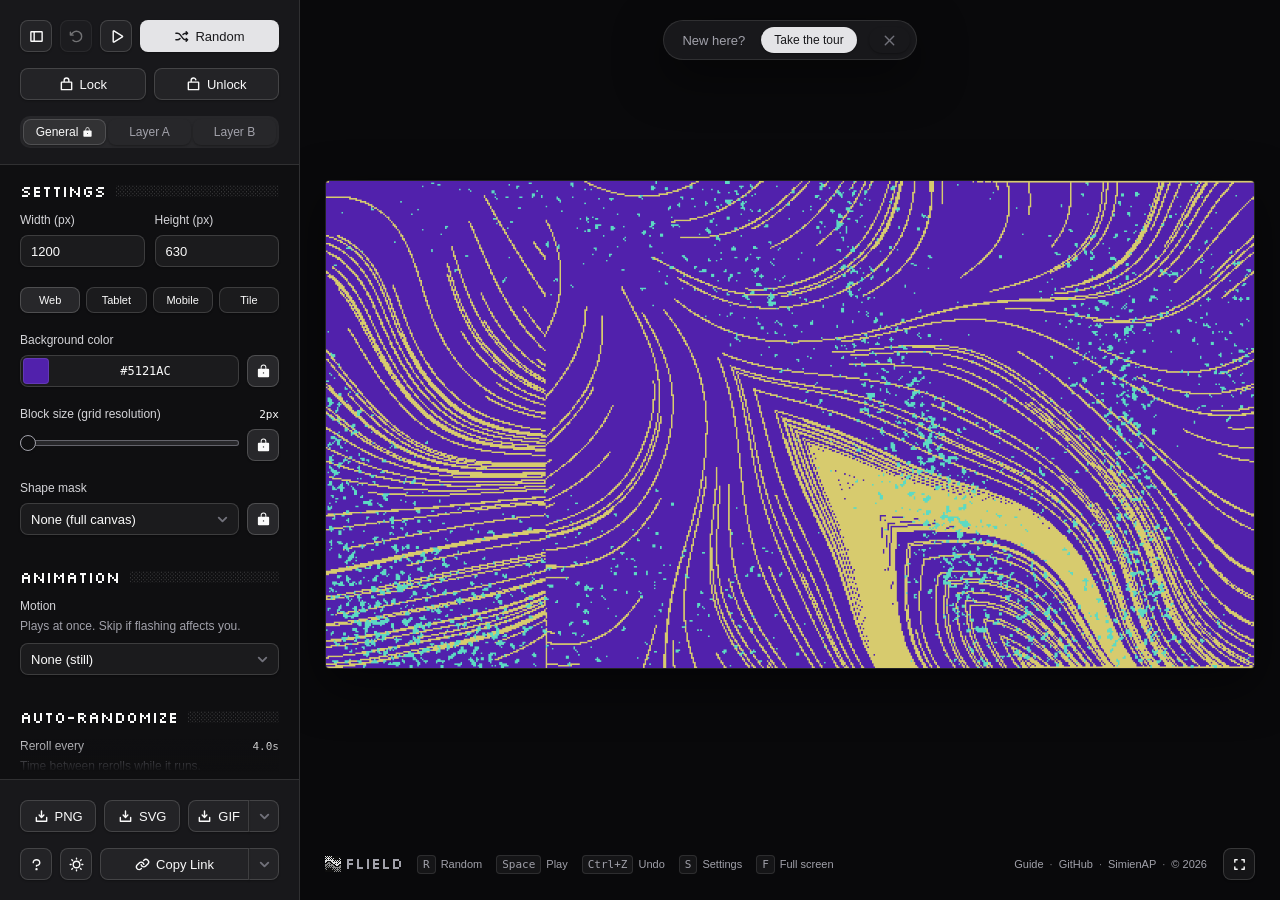
<file: index.html>
<!doctype html>
<html lang="en">
<head>
  <meta charset="UTF-8" />
  <meta name="viewport" content="width=device-width, initial-scale=1.0, viewport-fit=cover" />
  <!-- Above the theme script below, which sets it for the light theme;
       each page's applyTheme keeps it in step with the toggle. -->
  <meta name="theme-color" content="#09090b" />
  <!-- Dark is the default theme regardless of the system's own setting;
       this only ever adds data-theme="light" for a visitor who's
       explicitly toggled it before, and runs before the stylesheet
       paints so that choice doesn't flash to dark first. -->
  <script>
    try {
      if (localStorage.getItem("flield-theme") === "light") {
        document.documentElement.setAttribute("data-theme", "light");
        document.querySelector('meta[name="theme-color"]').setAttribute("content", "#f4f4f5");
      }
    } catch (err) {
      // localStorage can be unavailable (private browsing, blocked); dark stays the default.
    }
  </script>
  <!-- Wide, the collapsed desktop sidebar (see setWide in app.js), is
       restored here for the same reason as the theme: the first paint
       comes before app.js runs, so a collapse applied from there would
       show the sidebar for a frame and then slide it away. -->
  <script>
    try {
      if (localStorage.getItem("flield-sidebar") === "collapsed") document.documentElement.setAttribute("data-sidebar", "collapsed");
    } catch (err) {
      // Storage unavailable: the sidebar stays open.
    }
  </script>
  <title>Flield: Seamless Animated Background Generator</title>
  <meta name="description" content="Generate seamless animated backgrounds in your brand colors. Seeded three-color pixel art from flow fields and symmetry, looping with no cut. GIF, SVG, PNG." />
  <link rel="canonical" href="https://flield.com/" />
  <!-- Stays the only rel="icon": drawBrandFavicon() in app.js rewrites
       this element's href with the brand mark in the composition's colors,
       and a second one would compete with it for the tab icon. -->
  <link rel="icon" type="image/svg+xml" href="favicon.svg" />
  <!-- icon-192.png is favicon.svg rendered at 12x, so it stays pixel-exact;
       regenerate it alongside favicon.svg if that ever changes. It covers
       two jobs the SVG can't: iOS home-screen saves, which ignore SVG and
       otherwise fall back to a screenshot of the page, and Google's favicon
       crawler, which wants a square multiple of 48px and reads
       apple-touch-icon as one of its sources. -->
  <link rel="apple-touch-icon" sizes="192x192" href="icon-192.png" />

  <!-- Open Graph and Twitter Card, for link previews on social platforms
       and chat apps. og:image reuses the README screenshot; bump its own
       ?v= below if screenshot.png is ever replaced.

       The shot is a composition rather than a mood board, so it should be
       reproducible rather than rerolled from scratch next time. It is this
       link, the owner's pick of 26 November 2026, captured at 1200x900
       with the Layer A tab open and the panel scrolled to Flow field:
       /?c=EKDw0ASwACdggAAAAAADMbS6OTq57PktOALQ3qrYJ4Ayk3JFpRAHYjgtdHVybh-penAFob1VsE8AZUBqMgomEvxAAAA -->
  <meta property="og:type" content="website" />
  <meta property="og:locale" content="en_US" />
  <meta property="og:url" content="https://flield.com/" />
  <meta property="og:site_name" content="Flield" />
  <meta property="og:title" content="Flield: Seamless Animated Background Generator" />
  <meta property="og:description" content="Generate seamless animated backgrounds in your brand colors. Seeded three-color pixel art from flow fields and symmetry, looping with no cut. GIF, SVG, PNG." />
  <meta property="og:image" content="https://flield.com/screenshot.png?v=9" />
  <meta property="og:image:width" content="1200" />
  <meta property="og:image:height" content="900" />
  <meta property="og:image:alt" content="A generated three-color composition in Flield" />
  <meta name="twitter:card" content="summary_large_image" />
  <meta name="twitter:title" content="Flield: Seamless Animated Background Generator" />
  <meta name="twitter:description" content="Generate seamless animated backgrounds in your brand colors. Seeded three-color pixel art from flow fields and symmetry, looping with no cut. GIF, SVG, PNG." />
  <meta name="twitter:image" content="https://flield.com/screenshot.png?v=9" />
  <meta name="twitter:image:alt" content="A generated three-color composition in Flield" />

  <script type="application/ld+json">
  {
    "@context": "https://schema.org",
    "@type": "SoftwareApplication",
    "@id": "https://flield.com/#app",
    "name": "Flield",
    "url": "https://flield.com/",
    "description": "Generate seamless animated backgrounds in your brand colors. Seeded three-color pixel art from flow fields and symmetry, looping with no cut. GIF, SVG, PNG.",
    "applicationCategory": "DesignApplication",
    "operatingSystem": "Any (runs in a web browser)",
    "screenshot": "https://flield.com/screenshot.png?v=9",
    "license": "https://polyformproject.org/licenses/noncommercial/1.0.0/",
    "isAccessibleForFree": true,
    "offers": {
      "@type": "Offer",
      "price": "0",
      "priceCurrency": "USD"
    },
    "featureList": [
      "Loop, Drift, Wind, Pulse, Ripple, and Tide animations that return to their first frame with no cut",
      "Animated GIF export, plus SVG and PNG for stills",
      "Two independently seeded layers over a background color, three colors in all",
      "Seeded flow fields with adjustable scale, strength, and stretch",
      "Six textures per layer from one field: streaks, nebula, marble, contours, streamlines, and weave",
      "Symmetry modes, including the 4-way mirror that tiles without a seam",
      "Per-field locks that hold a value through a randomize pass",
      "Palette Range and Density Range to constrain how far randomization wanders",
      "Separate Speed and Auto-randomize interval sliders, from one second to sixteen",
      "Shareable URLs and three browser-local save slots, both carrying the lock set",
      "Runs entirely in the browser with no account, upload, or third-party dependency"
    ],
    "sameAs": [
      "https://github.com/simien/Flield"
    ],
    "author": {
      "@type": "Person",
      "@id": "https://simienap.com/#person",
      "name": "Simien",
      "url": "https://simienap.com",
      "sameAs": [
        "https://github.com/simien"
      ]
    }
  }
  </script>

  <!-- The twelve actionable steps of the in-page tour (#tutorialSteps
       below), in the same order, so the tour's content is machine-readable
       without a crawler having to open a modal that starts hidden. Google
       retired HowTo rich results in 2023; this is here for the crawlers
       that still read schema.org directly. It duplicates the tour's prose
       by hand, so edit both together or they drift. Step 1 of the tour
       explains what a flow field is rather than asking for an action, so
       it sits in the description here instead of in the step list. -->
  <script type="application/ld+json">
  {
    "@context": "https://schema.org",
    "@type": "HowTo",
    "@id": "https://flield.com/#how-to",
    "name": "How to use Flield",
    "description": "Flield builds three-color compositions from flow fields: grids of directional forces that steer noise into organic drifts instead of static. Each layer follows its own field, and its texture decides what that field draws. That runs from bands and clusters to topographic contours to the trails of particles. This is how to steer it, then save the result.",
    "about": { "@id": "https://flield.com/#app" },
    "inLanguage": "en",
    "image": "https://flield.com/screenshot.png?v=9",
    "tool": [
      { "@type": "HowToTool", "name": "A web browser" }
    ],
    "step": [
      {
        "@type": "HowToStep",
        "name": "Reroll the canvas with Random",
        "text": "Press Random, or the R key, and every unlocked setting gets a fresh value. It's the fastest way to see what the tool does."
      },
      {
        "@type": "HowToStep",
        "name": "Move between the three tabs",
        "text": "General holds the canvas settings and Motion. Layer A and Layer B hold each layer's own look."
      },
      {
        "@type": "HowToStep",
        "name": "Give each layer its own settings",
        "text": "Layer A and Layer B each get their own seed, color, density, flow field, and symmetry, so they rarely match."
      },
      {
        "@type": "HowToStep",
        "name": "Pick a size, or tile it",
        "text": "The Web, Tablet, and Mobile presets set common dimensions. A phone held upright starts on Mobile, so the artwork fills the screen. Tile squares the canvas and mirrors both layers, so it repeats with no visible seam."
      },
      {
        "@type": "HowToStep",
        "name": "Mask it into a shape, or a fade",
        "text": "An optional shape mask clips or fades the composition. Circle, diamond, vignette, corner or side vignette, or stripes. All of them dithered rather than sharply cut off at the edge."
      },
      {
        "@type": "HowToStep",
        "name": "Lock a field to keep it",
        "text": "A locked field holds its value through a randomize pass instead of getting a new one. Lock All and Unlock All apply to everything at once. Neither can be walked back, so they arm on a one-second hold rather than a press. A tab shows a padlock once any of its fields are locked."
      },
      {
        "@type": "HowToStep",
        "name": "Narrow the range to keep a theme",
        "text": "Palette Range and Density Range constrain how far a randomized color or fill can wander, keeping Auto-randomize inside one tight, cohesive family."
      },
      {
        "@type": "HowToStep",
        "name": "Explore with Auto-randomize",
        "text": "Lock what you like, then slowly unlock the rest while it plays. Space starts and stops it, and the results narrow toward a collection worth keeping."
      },
      {
        "@type": "HowToStep",
        "name": "Step back with Undo",
        "text": "Undo, or Cmd/Ctrl+Z, walks back through recent passes, whether they came from a press or from autoplay. A GIF export counts as one step rather than one per frame. There is no way forward again, so the button arms on a one-second hold. The keyboard shortcut is immediate."
      },
      {
        "@type": "HowToStep",
        "name": "Save it, or share a link",
        "text": "Three save slots live in your browser. Loading one, and saving over one that already holds something, each arm on a one-second hold, since both replace work that cannot be recovered. The first save into an empty slot is a plain press. Copy Link encodes the same snapshot, locks and motion included, into a URL anyone can open. The small menu beside it can make that link offer Auto-randomize."
      },
      {
        "@type": "HowToStep",
        "name": "Export a PNG, SVG, or GIF",
        "text": "PNG and SVG save the still. A GIF starts from what is on screen and records one pass by default. Ask for more and the passes after the first are the sequence Auto-randomize would generate, each held for the Reroll every interval. A whole export is capped at 240 frames, and at a lower count on a large canvas. A long one trades smoothness rather than size."
      },
      {
        "@type": "HowToStep",
        "name": "Animate it",
        "text": "Motion, in the General tab, moves the composition instead of replacing it. Loop, Drift, Wind, Pulse, Ripple, and Tide each hold every setting and run one cycle that lands back on its first frame, with no cut. Pick one and the canvas plays it straight away. A cycle lasts as long as the Speed slider under it says, and a GIF records what you are watching."
      }
    ]
  }
  </script>

  <!-- ?v= busts the browser cache for this project's own evolving
       files. Bump it whenever style.css, generator.js or one of the app's
       scripts below changes, or a returning visitor's cached copy silently
       goes stale. One more, gif-writer.js, is asked for by app.js on the first GIF
       export (see loadGifWriter) and carries its number there. -->
  <link rel="stylesheet" href="style.css?v=131" />
  <!-- generator.js is requested at the end of the body, which is where
       it has to run, but the preload scanner only finds it once that
       end of a 200KB document has arrived. This starts the fetch
       alongside the stylesheet instead. Same ?v= as the tag below, and
       CI holds the two together. -->
  <link rel="preload" href="generator.js?v=16" as="script" />
</head>
<body>
  <button id="sidebarToggle" class="secondary sidebar-toggle" title="Show settings" aria-pressed="false"><i class="ph ph-list"></i></button>
  <div class="sidebar-backdrop" id="sidebarBackdrop"></div>

  <!-- The exploration loop's home below the sheet breakpoint. Empty
       here on purpose: syncActionBar() in the script moves the live
       .explore-row and the sheet's own toggle in and out of it as the
       breakpoint crosses, so both keep every listener bound elsewhere
       in this file and the page never holds two copies of an id. -->
  <!-- The setting you last reached for, held above the bar once the
       sheet is out of the way, so a value can be dialled in against the
       artwork at full size instead of through a 135px-wide preview. The
       real field moves in here and back rather than being mirrored, so
       it keeps the listeners bound to it directly. The delegated ones do
       not come with it, which is why this element repeats .controls's
       input listener; see lastControl in the script. -->
  <div class="last-control" id="lastControl" hidden>
    <div class="last-control-slot" id="lastControlSlot"></div>
    <button type="button" class="secondary icon-btn last-control-close" id="lastControlClose" title="Hide this control" aria-label="Hide this control"><i class="ph ph-x"></i></button>
  </div>

  <nav class="action-bar" id="actionBar" aria-label="Main actions" hidden>
    <!-- Switches the sheet to the export panel, the way the toggle
         appended after it switches to the settings panel. Export is
         three formats and a mode menu, so it needs the sheet's room
         rather than a single tap. -->
    <button type="button" id="barExportBtn" class="secondary icon-btn" title="Export or share" aria-label="Export or share" aria-pressed="false"><i class="ph ph-download-simple"></i></button>
  </nav>

  <div class="tutorial-backdrop" id="tutorialBackdrop" hidden></div>
  <div class="tutorial-modal" id="tutorialModal" role="dialog" aria-modal="true" aria-label="How to use Flield" tabindex="-1" hidden>
    <div class="tutorial-modal-header">
      <h2>How to use Flield</h2>
      <button type="button" class="secondary icon-btn" id="tutorialCloseBtn" title="Close"><i class="ph ph-x"></i></button>
    </div>

    <div class="tutorial-modal-body" id="tutorialSteps">
      <div class="tutorial-step active" data-step="0">
        <div class="tutorial-demo tutorial-demo-intro">
          <div class="mini-flow-field">
            <span class="mini-flow-line" style="transform:rotate(-20deg)"></span>
            <span class="mini-flow-line" style="transform:rotate(-5deg)"></span>
            <span class="mini-flow-line" style="transform:rotate(10deg)"></span>
            <span class="mini-flow-line" style="transform:rotate(25deg)"></span>
            <span class="mini-flow-line" style="transform:rotate(15deg)"></span>
            <span class="mini-flow-line" style="transform:rotate(30deg)"></span>
            <span class="mini-flow-line" style="transform:rotate(45deg)"></span>
            <span class="mini-flow-line" style="transform:rotate(60deg)"></span>
          </div>
        </div>
        <p class="tutorial-eyebrow">Step 1 of 13</p>
        <h3>What's a flow field?</h3>
        <p>In generative art, a flow field is a grid of directional forces. It steers noise into organic drifts instead of static. Every layer follows its own field, and its <span class="ui-ref">Texture</span> decides what that field draws. Six of them, from <strong>Streaks</strong> to <strong>Contours</strong> to <strong>Streamlines</strong>.</p>
      </div>

      <div class="tutorial-step" data-step="1">
        <div class="tutorial-demo tutorial-demo-random">
          <div class="mini-random-btn"><i class="ph ph-shuffle"></i> Random</div>
          <div class="mini-canvas-swatch"></div>
        </div>
        <p class="tutorial-eyebrow">Step 2 of 13</p>
        <h3>Random rerolls the canvas</h3>
        <p>One press, or the <span class="ui-ref">R</span> key, and every unlocked setting gets a fresh value. The rest of this tour is about steering it.</p>
      </div>

      <div class="tutorial-step" data-step="2">
        <div class="tutorial-demo tutorial-demo-tabs">
          <div class="mini-tabs">
            <span class="mini-tab">General</span>
            <span class="mini-tab mini-tab-target">Layer A</span>
            <span class="mini-tab">Layer B</span>
          </div>
        </div>
        <p class="tutorial-eyebrow">Step 3 of 13</p>
        <h3>Three tabs, one canvas</h3>
        <p><span class="ui-ref">General</span> holds the canvas settings and <span class="ui-ref">Motion</span>. <span class="ui-ref">Layer A</span> and <span class="ui-ref">Layer B</span> hold each layer's own look.</p>
      </div>

      <div class="tutorial-step" data-step="3">
        <div class="tutorial-demo tutorial-demo-drag">
          <div class="mini-slider-row">
            <span class="mini-slider-label">Flow scale</span>
            <div class="mini-slider-track"><div class="mini-slider-thumb mini-slider-thumb-drag"></div></div>
          </div>
        </div>
        <p class="tutorial-eyebrow">Step 4 of 13</p>
        <h3>Each layer has its own settings</h3>
        <p><span class="ui-ref">Layer A</span> and <span class="ui-ref">Layer B</span> each get their own seed, color, density, flow field, and symmetry, so they rarely match.</p>
      </div>

      <div class="tutorial-step" data-step="4">
        <div class="tutorial-demo tutorial-demo-presets">
          <div class="mini-tabs">
            <span class="mini-tab">Web</span>
            <span class="mini-tab">Tablet</span>
            <span class="mini-tab mini-tab-target">Tile</span>
          </div>
        </div>
        <p class="tutorial-eyebrow">Step 5 of 13</p>
        <h3>Pick a size, or tile it</h3>
        <p>Web, Tablet, and Mobile presets set common dimensions, and a phone held upright starts on <span class="ui-ref">Mobile</span>. <span class="ui-ref">Tile</span> squares the canvas and mirrors both layers, so it repeats with no visible seam.</p>
      </div>

      <div class="tutorial-step" data-step="5">
        <div class="tutorial-demo tutorial-demo-mask">
          <div class="mini-mask-preview">
            <span class="mini-mask-shape mini-mask-diamond"></span>
            <span class="mini-mask-shape mini-mask-circle"></span>
            <span class="mini-mask-shape mini-mask-stripes"></span>
          </div>
        </div>
        <p class="tutorial-eyebrow">Step 6 of 13</p>
        <h3>Mask it into a shape, or a fade</h3>
        <p>An optional shape mask clips or fades the composition. Circle, diamond, vignette, corner or side vignette, or stripes, all dithered rather than cut off sharply.</p>
      </div>

      <div class="tutorial-step" data-step="6">
        <div class="tutorial-demo tutorial-demo-lock">
          <span class="mini-lock-label">Lock from randomization</span>
          <div class="mini-lock-btn">
            <i class="ph ph-lock-open mini-lock-a"></i>
            <i class="ph ph-lock mini-lock-b"></i>
          </div>
        </div>
        <p class="tutorial-eyebrow">Step 7 of 13</p>
        <h3>Lock a field to keep it</h3>
        <p>A locked field survives a randomize pass instead of getting a new value. A tab shows a padlock once any of its fields are locked. <span class="ui-ref">Lock All</span> and <span class="ui-ref">Unlock All</span> replace every lock at once, so they arm on a one-second hold.</p>
      </div>

      <div class="tutorial-step" data-step="7">
        <div class="tutorial-demo tutorial-demo-range">
          <div class="mini-range-row">
            <span class="mini-slider-label">Density Range</span>
            <div class="mini-range-track">
              <div class="mini-range-fill"></div>
              <div class="mini-range-thumb mini-range-thumb-min"></div>
              <div class="mini-range-thumb mini-range-thumb-max"></div>
            </div>
          </div>
        </div>
        <p class="tutorial-eyebrow">Step 8 of 13</p>
        <h3>Narrow the range, keep the theme</h3>
        <p>Palette Range and Density Range constrain how far a randomized color or fill can wander. That keeps Auto-randomize inside one tight, cohesive family.</p>
      </div>

      <div class="tutorial-step" data-step="8">
        <div class="tutorial-demo tutorial-demo-explore">
          <div class="mini-explore-controls">
            <div class="mini-play-btn"><i class="ph ph-play"></i></div>
            <div class="mini-lock-btn tutorial-demo-lock-badge">
              <i class="ph ph-lock-open mini-lock-a"></i>
              <i class="ph ph-lock mini-lock-b"></i>
            </div>
          </div>
          <canvas id="tutorialDemoCanvas" width="180" height="90"></canvas>
        </div>
        <p class="tutorial-eyebrow">Step 9 of 13</p>
        <h3>Explore with Auto-randomize</h3>
        <p>Lock what you like, then unlock the rest while it plays, and watch the results narrow. <span class="ui-ref">Space</span> starts and stops it. Prefer more control? Reach for <span class="ui-ref">Random</span> by hand.</p>
      </div>

      <div class="tutorial-step" data-step="9">
        <div class="tutorial-demo tutorial-demo-undo">
          <div class="mini-undo-btn"><i class="ph ph-arrow-counter-clockwise"></i></div>
          <div class="mini-canvas-swatch mini-canvas-swatch-b"></div>
        </div>
        <p class="tutorial-eyebrow">Step 10 of 13</p>
        <h3>Undo steps back</h3>
        <p>Went too far? <span class="ui-ref">Undo</span> (or <span class="ui-ref">Cmd/Ctrl+Z</span>) walks back through recent passes, whether they came from a press or from autoplay. There is no way forward, so the button arms on a hold. The shortcut is immediate.</p>
      </div>

      <div class="tutorial-step" data-step="10">
        <div class="tutorial-demo tutorial-demo-save">
          <span class="mini-saved-badge">Saved</span>
          <div class="mini-icon-btn mini-icon-btn-save"><i class="ph ph-floppy-disk"></i></div>
        </div>
        <p class="tutorial-eyebrow">Step 11 of 13</p>
        <h3>Save it, or share a link</h3>
        <p>Three save slots live in your browser, and loading or overwriting one arms on a hold. <span class="ui-ref">Copy Link</span> puts the same snapshot, locks and motion included, into a URL anyone can open. The menu beside it can make that link play on open.</p>
      </div>

      <div class="tutorial-step" data-step="11">
        <div class="tutorial-demo tutorial-demo-export">
          <div class="mini-icon-btn mini-icon-btn-export"><i class="ph ph-download-simple"></i></div>
        </div>
        <p class="tutorial-eyebrow">Step 12 of 13</p>
        <h3>Export PNG, SVG, or GIF</h3>
        <p>PNG and SVG save the still. A GIF starts from what is on screen and records one pass by default. Ask for more and each pass after the first is what <span class="ui-ref">Auto-randomize</span> would have generated next.</p>
      </div>

      <!-- A second live canvas (see startTutorialAnimate): one cycle of
           each animated kind in turn, with its name beside it, since
           six names only mean something once they're attached to six
           motions. Name on the left, canvas on the right, the way the
           Motion field and the artboard sit on screen (and the way the
           Auto-randomize demo above is arranged). -->
      <div class="tutorial-step" data-step="12">
        <div class="tutorial-demo tutorial-demo-animate">
          <span class="tutorial-demo-kind" id="tutorialAnimateKind">Drift</span>
          <canvas id="tutorialAnimateCanvas" width="180" height="90"></canvas>
        </div>
        <p class="tutorial-eyebrow">Step 13 of 13</p>
        <h3>Animate it</h3>
        <p><span class="ui-ref">Motion</span>, in the General tab, moves the composition instead of replacing it. <span class="ui-ref">Loop</span>, <span class="ui-ref">Drift</span>, <span class="ui-ref">Wind</span>, <span class="ui-ref">Pulse</span>, <span class="ui-ref">Ripple</span>, and <span class="ui-ref">Tide</span> each hold every setting and run one cycle that lands back on its first frame, with no cut. <span class="ui-ref">Speed</span>, under it, sets how long a cycle takes.</p>
      </div>
    </div>

    <div class="tutorial-modal-footer">
      <button type="button" class="secondary icon-btn tutorial-nav-arrow prev" id="tutorialPrevBtn" title="Previous" disabled><i class="ph ph-caret-down"></i></button>
      <div class="tutorial-dots" id="tutorialDots"></div>
      <button type="button" class="secondary icon-btn tutorial-nav-arrow next" id="tutorialNextBtn" title="Next"><i class="ph ph-caret-down"></i></button>
    </div>
  </div>

  <!-- 900px+ only (see .tutorial-nav-arrow-wide): the modal's own
       centering transform makes it a containing block for any
       position:fixed descendant, clipped by its overflow:hidden, so
       these live outside the modal entirely rather than as a second
       pair of footer buttons repositioned by CSS. Mirror
       tutorialPrevBtn/tutorialNextBtn's state (see goToTutorialStep). -->
  <button type="button" class="secondary icon-btn tutorial-nav-arrow tutorial-nav-arrow-wide prev" id="tutorialPrevBtnWide" title="Previous" disabled hidden><i class="ph ph-caret-down"></i></button>
  <button type="button" class="secondary icon-btn tutorial-nav-arrow tutorial-nav-arrow-wide next" id="tutorialNextBtnWide" title="Next" hidden><i class="ph ph-caret-down"></i></button>

  <div class="color-popover" id="colorPopover" role="dialog" aria-label="Color picker" hidden>
    <!-- Both take arrow keys as well as a pointer (see colorKeySteps).
         The square is two values in one control, so its slider value is
         saturation and its text names both. -->
    <div class="color-sl-square" role="slider" tabindex="0" aria-label="Saturation and lightness" aria-valuemin="0" aria-valuemax="100">
      <canvas id="colorSLCanvas" width="196" height="140"></canvas>
      <div class="color-sl-thumb"></div>
    </div>
    <div class="color-hue-strip" id="colorHueStrip" role="slider" tabindex="0" aria-label="Hue" aria-valuemin="0" aria-valuemax="360">
      <div class="color-hue-thumb"></div>
    </div>

    <div class="color-format-tabs" role="tablist" aria-label="Color format">
      <button type="button" class="color-format-btn active" data-format="hex" role="tab">Hex</button>
      <button type="button" class="color-format-btn" data-format="rgb" role="tab">RGB</button>
      <button type="button" class="color-format-btn" data-format="hsl" role="tab">HSL</button>
    </div>

    <div class="color-value-row" data-format-panel="hex">
      <span class="color-hex-prefix">#</span>
      <input type="text" class="color-hex-input" id="colorHexInput" maxlength="6" spellcheck="false" autocomplete="off" aria-label="Hex color value" />
    </div>
    <div class="color-value-row" data-format-panel="rgb" hidden>
      <label class="color-channel"><span>R</span><input type="number" id="colorRInput" min="0" max="255" aria-label="Red" /></label>
      <label class="color-channel"><span>G</span><input type="number" id="colorGInput" min="0" max="255" aria-label="Green" /></label>
      <label class="color-channel"><span>B</span><input type="number" id="colorBInput" min="0" max="255" aria-label="Blue" /></label>
    </div>
    <div class="color-value-row" data-format-panel="hsl" hidden>
      <label class="color-channel"><span>H</span><input type="number" id="colorHInput" min="0" max="360" aria-label="Hue" /></label>
      <label class="color-channel"><span>S</span><input type="number" id="colorSInput" min="0" max="100" aria-label="Saturation" /></label>
      <label class="color-channel"><span>L</span><input type="number" id="colorLInput" min="0" max="100" aria-label="Lightness" /></label>
    </div>
  </div>

  <div class="controls">
    <!-- Only ever visible as the bottom sheet below the breakpoint: the
         grabber that drags the sheet down to dismiss it or up to give it
         the screen, and closes it on a plain tap. A button rather than a
         bare div so it is reachable without a pointer at all; its label
         tracks the panel showing (see syncSheetButtons). -->
    <button type="button" class="sheet-handle" id="sheetHandle" aria-label="Close panel"></button>
    <div class="controls-header">
      <!-- The exploration loop, the three controls pressed over and
           over: Undo, Auto-randomize, Random. Auto-randomize's interval
           lives in the General tab as Reroll every, a slider of its own
           beside Speed, which times a motion cycle instead. The two
           bulk lock buttons, which constrain that loop rather than drive
           it, get their own row below. The brand lives over the artboard (see
           .brand in .main-area) so this row has the full width. -->
      <div class="explore-row">
          <!-- Collapses the sidebar into Wide (see setWide in app.js).
               First in the row so it travels with it into the footer
               strip and stays beside the controls it hides. Hidden
               below the breakpoint, where the sheet does this job. -->
          <button id="sidebarCollapseBtn" class="secondary icon-btn" title="Hide settings (S)" aria-expanded="true"><i class="ph ph-sidebar-simple"></i></button>
          <button id="undoBtn" class="secondary icon-btn" title="Undo last randomize" data-hold="Hold to undo" disabled><i class="ph ph-arrow-counter-clockwise"></i></button>
          <button id="playBtn" class="secondary icon-btn" title="Auto-randomize (Space)"><i class="ph ph-play"></i></button>
          <button id="randomizeBtn" title="Randomize every unlocked field (R)"><i class="ph ph-shuffle"></i> <span class="btn-label">Random</span></button>
      </div>

      <div class="button-row">
        <button id="lockAllBtn" class="secondary" title="Lock all fields" data-hold="Hold to lock all"><i class="ph ph-lock-simple"></i> Lock</button>
        <button id="unlockAllBtn" class="secondary" title="Unlock all fields" data-hold="Hold to unlock all"><i class="ph ph-lock-simple-open"></i> Unlock</button>
      </div>

      <div class="tabs" role="tablist" aria-label="Settings">
        <button class="tab-btn active" id="tabBtn-general" data-tab="general" role="tab" aria-controls="tab-general">General <span class="tab-count" aria-hidden="true"></span></button>
        <button class="tab-btn" id="tabBtn-layerA" data-tab="layerA" role="tab" aria-controls="tab-layerA">Layer A <span class="tab-count" aria-hidden="true"></span></button>
        <button class="tab-btn" id="tabBtn-layerB" data-tab="layerB" role="tab" aria-controls="tab-layerB">Layer B <span class="tab-count" aria-hidden="true"></span></button>
      </div>
    </div>

    <div class="controls-body">
    <div class="scroll-fade scroll-fade-top" aria-hidden="true"></div>
    <div class="tab-panel" id="tab-general" role="tabpanel" aria-labelledby="tabBtn-general">
      <h2 class="section-title">Settings</h2>
      <div class="color-row">
        <div class="field">
          <label for="width">Width (px)</label>
          <input type="number" id="width" value="1200" min="16" max="8192" step="16" />
        </div>
        <div class="field">
          <label for="height">Height (px)</label>
          <input type="number" id="height" value="630" min="16" max="8192" step="16" />
        </div>
      </div>

      <div class="preset-chip-row">
        <button type="button" class="palette-preset-btn dimension-preset-btn" data-preset="web">Web</button>
        <button type="button" class="palette-preset-btn dimension-preset-btn" data-preset="tablet">Tablet</button>
        <button type="button" class="palette-preset-btn dimension-preset-btn" data-preset="mobile">Mobile</button>
        <button type="button" class="palette-preset-btn dimension-preset-btn" data-preset="tile" title="Square canvas that repeats with no seam. Locks the shape mask and both symmetries">Tile</button>
      </div>

      <div class="field">
        <label for="bgColorSwatch">Background color</label>
        <div class="field-row">
          <div class="color-picker">
            <button type="button" id="bgColorSwatch" class="color-swatch" aria-haspopup="true" aria-expanded="false">
              <span class="color-swatch-fill"></span>
              <span class="color-swatch-hex"></span>
            </button>
            <input type="color" id="bgColor" value="#0f172a" class="color-input-native" tabindex="-1" aria-hidden="true" />
          </div>
          <button type="button" class="lock-btn" data-for="bgColor" title="Lock from randomization"><i class="ph ph-lock-open"></i></button>
        </div>
      </div>

      <div class="field">
        <label for="blockSize">Block size (grid resolution) <span class="field-value" id="blockSizeVal">2px</span></label>
        <div class="field-row">
          <input type="range" id="blockSize" min="2" max="80" value="2" />
          <button type="button" class="lock-btn" data-for="blockSize" title="Lock from randomization"><i class="ph ph-lock-open"></i></button>
        </div>
      </div>

      <div class="field">
        <label for="shapeMask">Shape mask</label>
        <div class="field-row">
          <select id="shapeMask">
            <option value="none">None (full canvas)</option>
            <option value="circle">Circle</option>
            <option value="diamond">Diamond</option>
            <option value="vignette">Vignette</option>
            <option value="vignetteInverse">Vignette (inverse)</option>
            <option value="cornerVignette">Corner vignette</option>
            <option value="sideVignette">Side vignette</option>
            <option value="stripes">Stripes</option>
          </select>
          <button type="button" class="lock-btn" data-for="shapeMask" title="Lock from randomization"><i class="ph ph-lock-open"></i></button>
        </div>
      </div>

      <div class="field" id="shapeMaskDirectionField" hidden>
        <label for="shapeMaskDirection">Direction</label>
        <select id="shapeMaskDirection"></select>
      </div>

      <!-- Its own section rather than the last field under Settings,
           headed Animation so it does not repeat the field's own label:
           motion is what the site leads with, so it should be findable
           as a heading, and it is one of the six controls that drive
           animation (see AGENTS.md) rather than a canvas setting. Second
           in the tab, not first: size, colors and mask come before how
           it moves, a still is the default, and the flash warning here
           should not be the first line a new visitor reads.

           The warning is a sentence in the description rather than a
           paragraph of its own: the section was four lines tall before
           a single control, and a notice that takes that much room gets
           read past as chrome. -->
      <h2 class="section-title">Animation</h2>

      <div class="field">
        <label for="motion">Motion</label>
        <p class="hint">Plays at once. Skip if flashing affects you.</p>
        <select id="motion">
          <option value="none" selected>None (still)</option>
          <option value="circle">Loop</option>
          <option value="drift">Drift</option>
          <option value="wind">Wind</option>
          <option value="pulse">Pulse</option>
          <option value="ripple">Ripple</option>
          <option value="tide">Tide</option>
        </select>
      </div>

      <!-- Revealed with a motion, the same way the shape mask's
           direction is revealed with a shape that has one. A cycle
           length means nothing without a cycle, and keeping the pair
           under one heading is what keeps it from reading as part of
           the Auto-randomize interval in the next section. -->
      <div class="field" id="speedField" hidden>
        <label for="speed">Speed <span class="field-value" id="speedVal"></span></label>
        <p class="hint">Cycle length, on screen and in GIFs.</p>
        <!-- Starts at one second. Pulse swings the whole canvas between
             39% and 81% covered, which on a high-contrast palette is a
             large-area change in brightness, once a cycle. WCAG 2.3.1
             allows three of those a second. A one second cycle is one.

             Opens at thirteen and a half, well up from the three it
             used to and the two the example clips in examples/ were
             rendered at. A background is looked past rather than at,
             and at three seconds a whole turn of the field goes by
             inside a glance, which reads as something demanding
             attention rather than something behind the work. Slow
             enough and the canvas is never seen to move, only to have
             moved. The ladder is eight steps to a doubling, so step 46
             is 13454ms, which the panel rounds to 13.5s.

             This is long enough to matter to a GIF. One pass is 168
             frames at the 80ms the preview draws at, which the frame
             budget below covers on the default canvas, so the file
             plays at the canvas's own 12.5fps. Three passes share the
             240 at 80 each and play at about 6fps, which reads fine at
             this cycle length and is what GIF_FRAME_BUDGET's comment
             anticipates; it is not a sign the budget is wrong. -->
        <input type="range" id="speed" min="16" max="48" value="46" />
      </div>

      <!-- Depth scales how far every motion but Drift goes, and Direction
           runs the cycle backwards, which Drift and Wind show plainly.
           Both are revealed with the Speed slider, for the same reason.
           Depth is a quarter-step index (4 is 1x) rather than a value,
           so the link's tail can carry it in four bits. -->
      <div class="field" id="depthField" hidden>
        <label for="depth">Depth <span class="field-value" id="depthVal"></span></label>
        <p class="hint">How far a motion goes. Drift is fixed.</p>
        <input type="range" id="depth" min="1" max="8" value="4" />
      </div>
      <div class="field" id="directionField" hidden>
        <label for="direction">Direction</label>
        <p class="hint">Which way the cycle runs.</p>
        <select id="direction">
          <option value="forward" selected>Forward</option>
          <option value="reverse">Reverse</option>
        </select>
      </div>
      <!-- Collide makes the layers push on each other under whatever is
           running, by a fraction of Tide's push. Tenths on the slider,
           so the link's tail carries it in four bits with zero off. -->
      <div class="field" id="collideField" hidden>
        <label for="collide">Collide <span class="field-value" id="collideVal"></span></label>
        <p class="hint">How hard the layers push on each other.</p>
        <input type="range" id="collide" min="0" max="10" value="0" />
      </div>

      <h2 class="section-title">Auto-randomize</h2>

      <div class="field">
        <label for="interval">Reroll every <span class="field-value" id="intervalVal"></span></label>
        <p class="hint">Time between rerolls while it runs.</p>
        <!-- Stepped where Speed is not: a reroll cadence is a choice
             between a handful of speeds rather than something to dial
             in, and stops it can land between would read as a fault.
             Eight index steps is a doubling, so every stop is a round
             number: one, two, four, eight, sixteen. Halve the step for
             half-steps, at the cost of stops reading 1.4s and 11.3s.

             Both sliders start at a second now: Speed because of the
             flash rate (see its own comment), this one because you
             cannot read a composition thrown away four times a second
             either. Stepped is the difference between them.

             Opens at four, not the two it used to. Two seconds is
             about as long as it takes to notice what a composition is
             doing, so rerolling on it means never seeing one settle;
             four gives each one a beat to be looked at before the next
             replaces it. Step 32 is exactly 4000ms. -->
        <input type="range" id="interval" min="16" max="48" step="8" value="32" />
      </div>

      <h2 class="section-title">Saved states</h2>
      <p class="hint">Snapshot the whole composition into a slot.</p>
      <div class="preset-row" data-slot="1">
        <span class="preset-label">Slot 1</span>
        <span class="preset-swatches" aria-hidden="true"></span>
        <span class="preset-status" id="preset-status-1">empty</span>
        <button type="button" class="preset-btn preset-save-btn" data-slot="1" title="Save current state to Slot 1"><i class="ph ph-floppy-disk"></i></button>
        <button type="button" class="preset-btn preset-load-btn" data-slot="1" title="Load Slot 1" data-hold="Hold to load Slot 1" disabled><i class="ph ph-folder-open"></i></button>
      </div>
      <div class="preset-row" data-slot="2">
        <span class="preset-label">Slot 2</span>
        <span class="preset-swatches" aria-hidden="true"></span>
        <span class="preset-status" id="preset-status-2">empty</span>
        <button type="button" class="preset-btn preset-save-btn" data-slot="2" title="Save current state to Slot 2"><i class="ph ph-floppy-disk"></i></button>
        <button type="button" class="preset-btn preset-load-btn" data-slot="2" title="Load Slot 2" data-hold="Hold to load Slot 2" disabled><i class="ph ph-folder-open"></i></button>
      </div>
      <div class="preset-row" data-slot="3">
        <span class="preset-label">Slot 3</span>
        <span class="preset-swatches" aria-hidden="true"></span>
        <span class="preset-status" id="preset-status-3">empty</span>
        <button type="button" class="preset-btn preset-save-btn" data-slot="3" title="Save current state to Slot 3"><i class="ph ph-floppy-disk"></i></button>
        <button type="button" class="preset-btn preset-load-btn" data-slot="3" title="Load Slot 3" data-hold="Hold to load Slot 3" disabled><i class="ph ph-folder-open"></i></button>
      </div>
    </div>

    <template id="layer-template">
      <h2 class="section-title">Fill</h2>

      <div class="field">
        <label>Seed</label>
        <div class="field-row">
          <!-- 85 is what a link is sure to carry whole. Its seed field
               holds 255 bytes, a character is up to three of them for
               each unit this limit counts, and a longer seed was cut
               without a word, so the link opened a different picture. -->
          <input type="text" class="l-seed" maxlength="85" />
          <button type="button" class="lock-btn" data-for="seed" title="Lock from randomization"><i class="ph ph-lock-open"></i></button>
        </div>
      </div>
      <div class="field">
        <label>Color</label>
        <div class="field-row">
          <div class="color-picker">
            <button type="button" class="color-swatch l-colorSwatch" aria-haspopup="true" aria-expanded="false">
              <span class="color-swatch-fill"></span>
              <span class="color-swatch-hex"></span>
            </button>
            <input type="color" class="l-color color-input-native" tabindex="-1" aria-hidden="true" />
          </div>
          <button type="button" class="lock-btn" data-for="color" title="Lock from randomization"><i class="ph ph-lock-open"></i></button>
        </div>
      </div>

      <div class="palette-section">
        <button type="button" class="palette-toggle" aria-expanded="false">
          <span>Palette Range</span>
          <i class="ph ph-caret-down"></i>
        </button>
        <div class="palette-content" hidden>
          <p class="hint">Where a randomized color may land.</p>

          <div class="preset-chip-row">
            <button type="button" class="palette-preset-btn" data-preset="full">Full spectrum</button>
            <button type="button" class="palette-preset-btn" data-preset="pastel">Pastel</button>
            <button type="button" class="palette-preset-btn" data-preset="neon">Neon</button>
            <button type="button" class="palette-preset-btn" data-preset="earth">Earth tones</button>
            <button type="button" class="palette-preset-btn" data-preset="mono">Monochrome</button>
          </div>

          <div class="field">
            <label>Hue min <span class="l-hueMinVal field-value"></span></label>
            <input type="range" class="l-hueMin" min="0" max="360" />
          </div>
          <div class="field">
            <label>Hue max <span class="l-hueMaxVal field-value"></span></label>
            <input type="range" class="l-hueMax" min="0" max="360" />
          </div>
          <div class="field">
            <label>Saturation min <span class="l-satMinVal field-value"></span></label>
            <input type="range" class="l-satMin" min="0" max="100" />
          </div>
          <div class="field">
            <label>Saturation max <span class="l-satMaxVal field-value"></span></label>
            <input type="range" class="l-satMax" min="0" max="100" />
          </div>
          <div class="field">
            <label>Lightness min <span class="l-lightMinVal field-value"></span></label>
            <input type="range" class="l-lightMin" min="0" max="100" />
          </div>
          <div class="field">
            <label>Lightness max <span class="l-lightMaxVal field-value"></span></label>
            <input type="range" class="l-lightMax" min="0" max="100" />
          </div>
        </div>
      </div>

      <div class="field">
        <label>Base density <span class="l-densityVal field-value"></span></label>
        <div class="field-row">
          <input type="range" class="l-density" min="0" max="1" step="0.01" />
          <button type="button" class="lock-btn" data-for="density" title="Lock from randomization"><i class="ph ph-lock-open"></i></button>
        </div>
      </div>

      <div class="palette-section">
        <button type="button" class="palette-toggle" aria-expanded="false">
          <span>Density Range</span>
          <i class="ph ph-caret-down"></i>
        </button>
        <div class="palette-content" hidden>
          <p class="hint">Keeps randomized density off 0 and 1.</p>
          <div class="field">
            <label>Density min <span class="l-densityMinVal field-value"></span></label>
            <input type="range" class="l-densityMin" min="0" max="1" step="0.01" />
          </div>
          <div class="field">
            <label>Density max <span class="l-densityMaxVal field-value"></span></label>
            <input type="range" class="l-densityMax" min="0" max="1" step="0.01" />
          </div>
        </div>
      </div>

      <h2 class="section-title">Flow field</h2>

      <div class="field">
        <label>Texture</label>
        <p class="hint l-textureHint"></p>
        <div class="field-row">
          <select class="l-texture">
            <option value="streaks">Streaks</option>
            <option value="nebula">Nebula</option>
            <option value="marble">Marble</option>
            <option value="contours">Contours</option>
            <option value="streamlines">Streamlines</option>
            <option value="weave">Weave</option>
          </select>
          <button type="button" class="lock-btn" data-for="texture" title="Lock from randomization"><i class="ph ph-lock-open"></i></button>
        </div>
      </div>

      <!-- A layer's own motion, or the General tab's. Not randomized and
           not lockable: a roll changes what a composition is, not how
           it plays. -->
      <div class="field">
        <label>Motion</label>
        <p class="hint">Its own motion, until General changes.</p>
        <select class="l-motion">
          <option value="same" selected>Same as General</option>
          <option value="none">None (still)</option>
          <option value="circle">Loop</option>
          <option value="drift">Drift</option>
          <option value="wind">Wind</option>
          <option value="pulse">Pulse</option>
          <option value="ripple">Ripple</option>
          <option value="tide">Tide</option>
        </select>
      </div>

      <div class="field">
        <label><span class="l-fieldStrengthName">Field strength</span> <span class="l-fieldStrengthVal field-value"></span></label>
        <div class="field-row">
          <input type="range" class="l-fieldStrength" min="0" max="1" step="0.005" />
          <button type="button" class="lock-btn" data-for="fieldStrength" title="Lock from randomization"><i class="ph ph-lock-open"></i></button>
        </div>
      </div>
      <div class="field">
        <label>Flow scale <span class="l-fieldScaleVal field-value"></span></label>
        <div class="field-row">
          <input type="range" class="l-fieldScale" min="8" max="600" />
          <button type="button" class="lock-btn" data-for="fieldScale" title="Lock from randomization"><i class="ph ph-lock-open"></i></button>
        </div>
      </div>
      <div class="field">
        <label>Flow direction <span class="l-flowAngleVal field-value"></span></label>
        <div class="field-row">
          <input type="range" class="l-flowAngle" min="0" max="359" />
          <button type="button" class="lock-btn" data-for="flowAngle" title="Lock from randomization"><i class="ph ph-lock-open"></i></button>
        </div>
      </div>
      <div class="field">
        <label><span class="l-flowStretchName">Flow stretch</span> <span class="l-flowStretchVal field-value"></span></label>
        <div class="field-row">
          <input type="range" class="l-flowStretch" min="1" max="10" step="0.1" />
          <button type="button" class="lock-btn" data-for="flowStretch" title="Lock from randomization"><i class="ph ph-lock-open"></i></button>
        </div>
      </div>
      <div class="field">
        <label>Turbulence (octaves) <span class="l-fieldOctavesVal field-value"></span></label>
        <div class="field-row">
          <input type="range" class="l-fieldOctaves" min="1" max="4" />
          <button type="button" class="lock-btn" data-for="fieldOctaves" title="Lock from randomization"><i class="ph ph-lock-open"></i></button>
        </div>
      </div>

      <h2 class="section-title">Pattern</h2>

      <div class="field">
        <label>Symmetry</label>
        <div class="field-row">
          <select class="l-symmetry">
            <option value="quad">4-way mirror</option>
            <option value="horizontal">Horizontal mirror</option>
            <option value="vertical">Vertical mirror</option>
            <option value="rotational">180° rotational</option>
            <option value="diagonal">Diagonal mirror</option>
            <option value="kaleidoscope">8-way kaleidoscope</option>
            <option value="tile">Tile (3&times;3)</option>
            <option value="none">None (noise)</option>
          </select>
          <button type="button" class="lock-btn" data-for="symmetry" title="Lock from randomization"><i class="ph ph-lock-open"></i></button>
        </div>
      </div>
      <div class="field">
        <label><span class="l-smoothPassesName">Smoothing passes</span> <span class="l-smoothVal field-value"></span></label>
        <div class="field-row">
          <input type="range" class="l-smoothPasses" min="0" max="5" />
          <button type="button" class="lock-btn" data-for="smoothPasses" title="Lock from randomization"><i class="ph ph-lock-open"></i></button>
        </div>
      </div>
    </template>

    <div class="tab-panel" id="tab-layerA" role="tabpanel" aria-labelledby="tabBtn-layerA" hidden></div>
    <div class="tab-panel" id="tab-layerB" role="tabpanel" aria-labelledby="tabBtn-layerB" hidden>
      <p class="hint">Layer B fills the gaps Layer A leaves.</p>
    </div>
    <div class="scroll-fade scroll-fade-bottom" aria-hidden="true"></div>
    </div>

    <div class="controls-footer">
      <h2 class="section-title export-title">Export &amp; share</h2>
      <div class="button-row">
        <button id="downloadPng" class="secondary"><i class="ph ph-download-simple"></i> PNG</button>
        <button id="downloadSvg" class="secondary"><i class="ph ph-download-simple"></i> SVG</button>
        <div class="split-btn">
          <button id="downloadGif" class="secondary split-btn-main" title="Download an animated GIF of what is on screen"><i class="ph ph-download-simple"></i> GIF</button>
          <!-- How many passes to record. A pass is one composition: with
               Motion set it is animated through one cycle, and with
               Auto-randomize running each pass after the first rerolls
               before it. Motion on its own has nothing to advance
               between passes, so it records a single looping cycle
               whatever this says.

               One by default, because this menu is behind a caret and
               the GIF button beside it is not. Someone who presses GIF
               without opening the menu should get the composition they
               are looking at, not five they have never seen.

               It stops at three. Five and eight were here, and under
               Motion they are what took an export to 1.9GB of retained
               frames at 1080p: the budget now trims that, but
               what it trims is the frames within each pass, so both
               settings bought more passes by making every one of them
               too coarse to read as motion. They cost nothing with
               Motion off, where a pass is a single still, which is the
               only place they worked and not reason enough to keep a
               setting that breaks the other one. -->
          <select id="gifSteps" class="split-btn-select" title="GIF length">
            <option value="1" selected>1 pass</option>
            <option value="3">3 passes</option>
          </select>
        </div>
      </div>
      <div class="footer-link-row">
        <div class="app-chrome" id="appChrome">
          <button id="tutorialBtn" class="secondary icon-btn" title="How to use Flield"><i class="ph ph-question-mark"></i></button>
          <button id="themeToggleBtn" class="secondary icon-btn" title="Switch to light theme"><i class="ph ph-sun"></i></button>
        </div>
        <div class="split-btn">
          <!-- Label and icon swap to "Share" on a touch device, where
               the OS sheet is the better hand-off (see the pointer test
               below; desktop browsers expose the API too and must not
               take that branch). The id, the menu beside it, and the
               link it hands off all stay the same either way. -->
          <button id="copyLinkBtn" class="secondary split-btn-main" title="Copy a link to this exact composition, locks included"><i class="ph ph-link"></i> Copy Link</button>
          <!-- How the copied link opens (see #playOffer). The first
               option's label is written from the script, because a
               composition with a motion opens playing and one without
               opens still. "Waits for Play" holds the motion behind a
               prompt that plays it and changes nothing else, so it is
               disabled while there is no motion to hold. "Offers
               Auto-randomize" prompts for rerolls at the current
               interval, which is what "Offers to play" used to do. The
               author chooses; nothing is inferred from playback state. -->
          <select id="linkMode" class="split-btn-select" title="What the link offers when opened">
            <option value="open" selected>Opens as a still</option>
            <option value="hold">Waits for Play</option>
            <option value="reroll">Offers Auto-randomize</option>
          </select>
        </div>
      </div>
    </div>
  </div>

  <main class="main-area">
    <p class="sr-only">Flield is a free, browser-based generator for seamless animated backgrounds. It builds three-color pixel art compositions from seeded flow fields and symmetry. Each field is drawn one of six ways, from density-biased streaks to topographic contours to streamlines traced by particles running along it. Six motions set it moving: Loop, Drift, Wind, Pulse, Ripple, and Tide. Every cycle returns to its first frame with no cut. Exports go to animated GIF, SVG, or PNG. Locks hold the fields you like while the rest randomize. It runs entirely in the browser, with no account and no upload.</p>
    <!-- The three explainers were two clicks from here, through the
         guide's footer, which is one more than a crawler gives a page
         it has not decided about yet. Out of the tab order, since a
         keyboard user should not land on something they cannot see;
         a screen reader still finds them in browse mode. -->
    <p class="sr-only">Read more: <a href="./flow-fields/" tabindex="-1">what is a flow field</a>, <a href="./seamless-backgrounds/" tabindex="-1">how to make a seamless tiling background</a>, and <a href="./animated-backgrounds/" tabindex="-1">how to make a looping animated background</a>.</p>
    <div class="toast" id="toast" role="status" aria-live="polite"></div>
    <!-- First-visit nudge toward the tutorial. A modal used to open on
         its own here, on top of the freshly randomized canvas that is
         the app's best first impression; this offers the same tour
         without gating anything. Goes away for good once the tour is
         taken or the nudge dismissed (see TUTORIAL_DISMISSED_KEY). -->
    <div class="tour-chip" id="tourChip" hidden>
      <span>New here?</span>
      <button type="button" id="tourChipOpenBtn">Take the tour</button>
      <button type="button" id="tourChipDismissBtn" class="tour-chip-dismiss" title="Dismiss"><i class="ph ph-x"></i></button>
    </div>
    <!-- Shown to whoever opens a link the author marked "Waits for
         Play" or "Offers Auto-randomize": the composition stays still
         until they choose. The script writes the text, the tooltip and
         the button's label for whichever of the two the link carries. -->
    <div class="tour-chip play-offer" id="playOffer" hidden>
      <span id="playOfferText"></span>
      <button type="button" id="playOfferStartBtn"><i class="ph ph-play"></i> <span id="playOfferLabel">Play it</span></button>
      <button type="button" id="playOfferDismissBtn" class="tour-chip-dismiss" title="Keep the still"><i class="ph ph-x"></i></button>
    </div>
    <div class="canvas-area">
      <canvas id="preview" role="img">Your browser doesn't support canvas rendering, so the generated artwork can't display here.</canvas>
    </div>

    <footer class="site-footer">
      <!-- The page's h1, and the left anchor of the one chrome strip
           this area gets. It used to float over the top of the artboard
           on its own line, which made the artwork sit between two bands
           of text instead of above one. -->
      <h1 class="brand"><a href="./"><svg class="lockup" viewBox="0 0 76 16" width="76" height="16" shape-rendering="crispEdges" aria-hidden="true" focusable="false"><path class="mark-ground" fill="#0a0f0d" d="M0 0h16v16h-16z"/><path class="mark-a" fill="#d9f25a" d="M0 0h1v1h-1zM2 0h1v1h-1zM4 0h1v1h-1zM6 0h1v1h-1zM1 1h1v1h-1zM3 1h1v1h-1zM5 1h1v1h-1zM0 2h1v1h-1zM2 2h3v1h-3zM6 2h1v1h-1zM8 2h1v1h-1zM14 2h1v1h-1zM1 3h1v1h-1zM3 3h1v1h-1zM5 3h1v1h-1zM7 3h1v1h-1zM15 3h1v1h-1zM0 4h9v1h-9zM10 4h1v1h-1zM12 4h1v1h-1zM14 4h1v1h-1zM0 5h2v1h-2zM6 5h2v1h-2zM9 5h1v1h-1zM11 5h1v1h-1zM13 5h1v1h-1zM15 5h1v1h-1zM0 6h1v1h-1zM7 6h6v1h-6zM14 6h2v1h-2zM8 7h2v1h-2zM11 7h1v1h-1zM13 7h3v1h-3zM10 8h4v1h-4zM11 9h2v1h-2z"/><path class="mark-b" fill="#1fa97a" d="M3 6h2v1h-2zM2 7h4v1h-4zM0 8h3v1h-3zM4 8h1v1h-1zM6 8h2v1h-2zM0 9h2v1h-2zM3 9h6v1h-6zM15 9h1v1h-1zM0 10h1v1h-1zM2 10h1v1h-1zM4 10h1v1h-1zM6 10h1v1h-1zM8 10h2v1h-2zM14 10h2v1h-2zM1 11h1v1h-1zM3 11h1v1h-1zM5 11h1v1h-1zM7 11h9v1h-9zM0 12h1v1h-1zM8 12h1v1h-1zM10 12h1v1h-1zM12 12h1v1h-1zM14 12h1v1h-1zM1 13h1v1h-1zM7 13h1v1h-1zM9 13h1v1h-1zM11 13h3v1h-3zM15 13h1v1h-1zM10 14h1v1h-1zM12 14h1v1h-1zM14 14h1v1h-1zM9 15h1v1h-1zM11 15h1v1h-1zM13 15h1v1h-1zM15 15h1v1h-1z"/><path fill="currentColor" transform="translate(22 3) scale(2)" d="M0 0h3v1h-3zM5 0h1v1h-1zM10 0h1v1h-1zM13 0h3v1h-3zM18 0h1v1h-1zM23 0h3v1h-3zM0 1h1v1h-1zM5 1h1v1h-1zM10 1h1v1h-1zM13 1h1v1h-1zM18 1h1v1h-1zM23 1h1v1h-1zM26 1h1v1h-1zM0 2h3v1h-3zM5 2h1v1h-1zM10 2h1v1h-1zM13 2h3v1h-3zM18 2h1v1h-1zM23 2h1v1h-1zM26 2h1v1h-1zM0 3h1v1h-1zM5 3h1v1h-1zM10 3h1v1h-1zM13 3h1v1h-1zM18 3h1v1h-1zM23 3h1v1h-1zM26 3h1v1h-1zM0 4h1v1h-1zM5 4h3v1h-3zM10 4h1v1h-1zM13 4h3v1h-3zM18 4h3v1h-3zM23 4h3v1h-3z"/></svg><span class="sr-only">Flield: seamless animated background generator</span></a></h1> <!-- scan-ignore: the site's own title, as the page's <title> says it -->
      <!-- Shortcut legend for the exploration loop (see the keydown
           handler near the end of the script). Hidden on narrow and
           touch-only layouts, where there's no keyboard to bind. The
           undo key label is filled in per platform by UNDO_SHORTCUT.
           S and F are the view keys (Wide and full screen); F hides
           with its button where the browser has no full screen. -->
      <div class="site-footer-keys" aria-label="Keyboard shortcuts">
        <span><kbd>R</kbd> Random</span>
        <span><kbd>Space</kbd> Play</span>
        <span><kbd id="undoKeyLabel">Ctrl+Z</kbd> Undo</span>
        <span data-key="s"><kbd>S</kbd> Settings</span>
        <span data-key="f" id="fullscreenKey"><kbd>F</kbd> Full screen</span>
      </div>
      <div class="site-footer-links">
        <!-- Internal, and first: the guide is the way a reader reaches
             the long-form docs, and the guide's own footer is what leads
             on to the three explainer pages. -->
        <a href="./guide/">Guide</a>
        <span aria-hidden="true">&middot;</span>
        <a href="https://github.com/simien/Flield" target="_blank" rel="noopener">GitHub</a>
        <span aria-hidden="true">&middot;</span>
        <a href="https://simienap.com" target="_blank" rel="noopener">SimienAP</a>
        <span aria-hidden="true">&middot;</span>
        <span>&copy; <span id="footerYear"></span></span>
      </div>
      <!-- Full screen (see toggleFullscreen in app.js), at the strip's
           right end on every layout, where a video player keeps it. The
           strip is on screen expanded, in Wide and on a phone, so the
           button never has to move. The script hides it where the
           browser cannot put an element full screen (iPhone Safari). -->
      <button id="fullscreenBtn" class="secondary icon-btn" title="Full screen (F)" aria-pressed="false"><i class="ph ph-corners-out"></i></button>
    </footer>
    <!-- Filled in as the markup parses rather than by app.js
         below: both labels change the legend's width, and setting them
         after the first paint shifted the strip. UNDO_SHORTCUT is also
         read by app.js, for the Undo button's tooltip. -->
    <script>
      const UNDO_SHORTCUT = /Mac|iPhone|iPad/.test(navigator.platform) ? "\u2318Z" : "Ctrl+Z";
      document.getElementById("undoKeyLabel").textContent = UNDO_SHORTCUT;
      document.getElementById("footerYear").textContent = new Date().getFullYear();
    </script>
  </main>

  <script src="generator.js?v=16"></script>
  <script src="core.js?v=3"></script>
  <script src="hold.js?v=1"></script>
  <script src="app.js?v=6"></script>
  <script src="picker.js?v=1"></script>
  <script src="tutorial.js?v=1"></script>
  <!-- Cloudflare Web Analytics: manual snippet, since flield.com is served
       by a Worker's own static-assets pipeline, which the Automatic
       Setup HTML-rewrite injection doesn't reach. -->
  <script type='module' src='https://static.cloudflareinsights.com/beacon.min.js' data-cf-beacon='{"token": "d0b20fbf211d45efb84596a5f93dd3d1"}'></script>
</body>
</html>
</file>
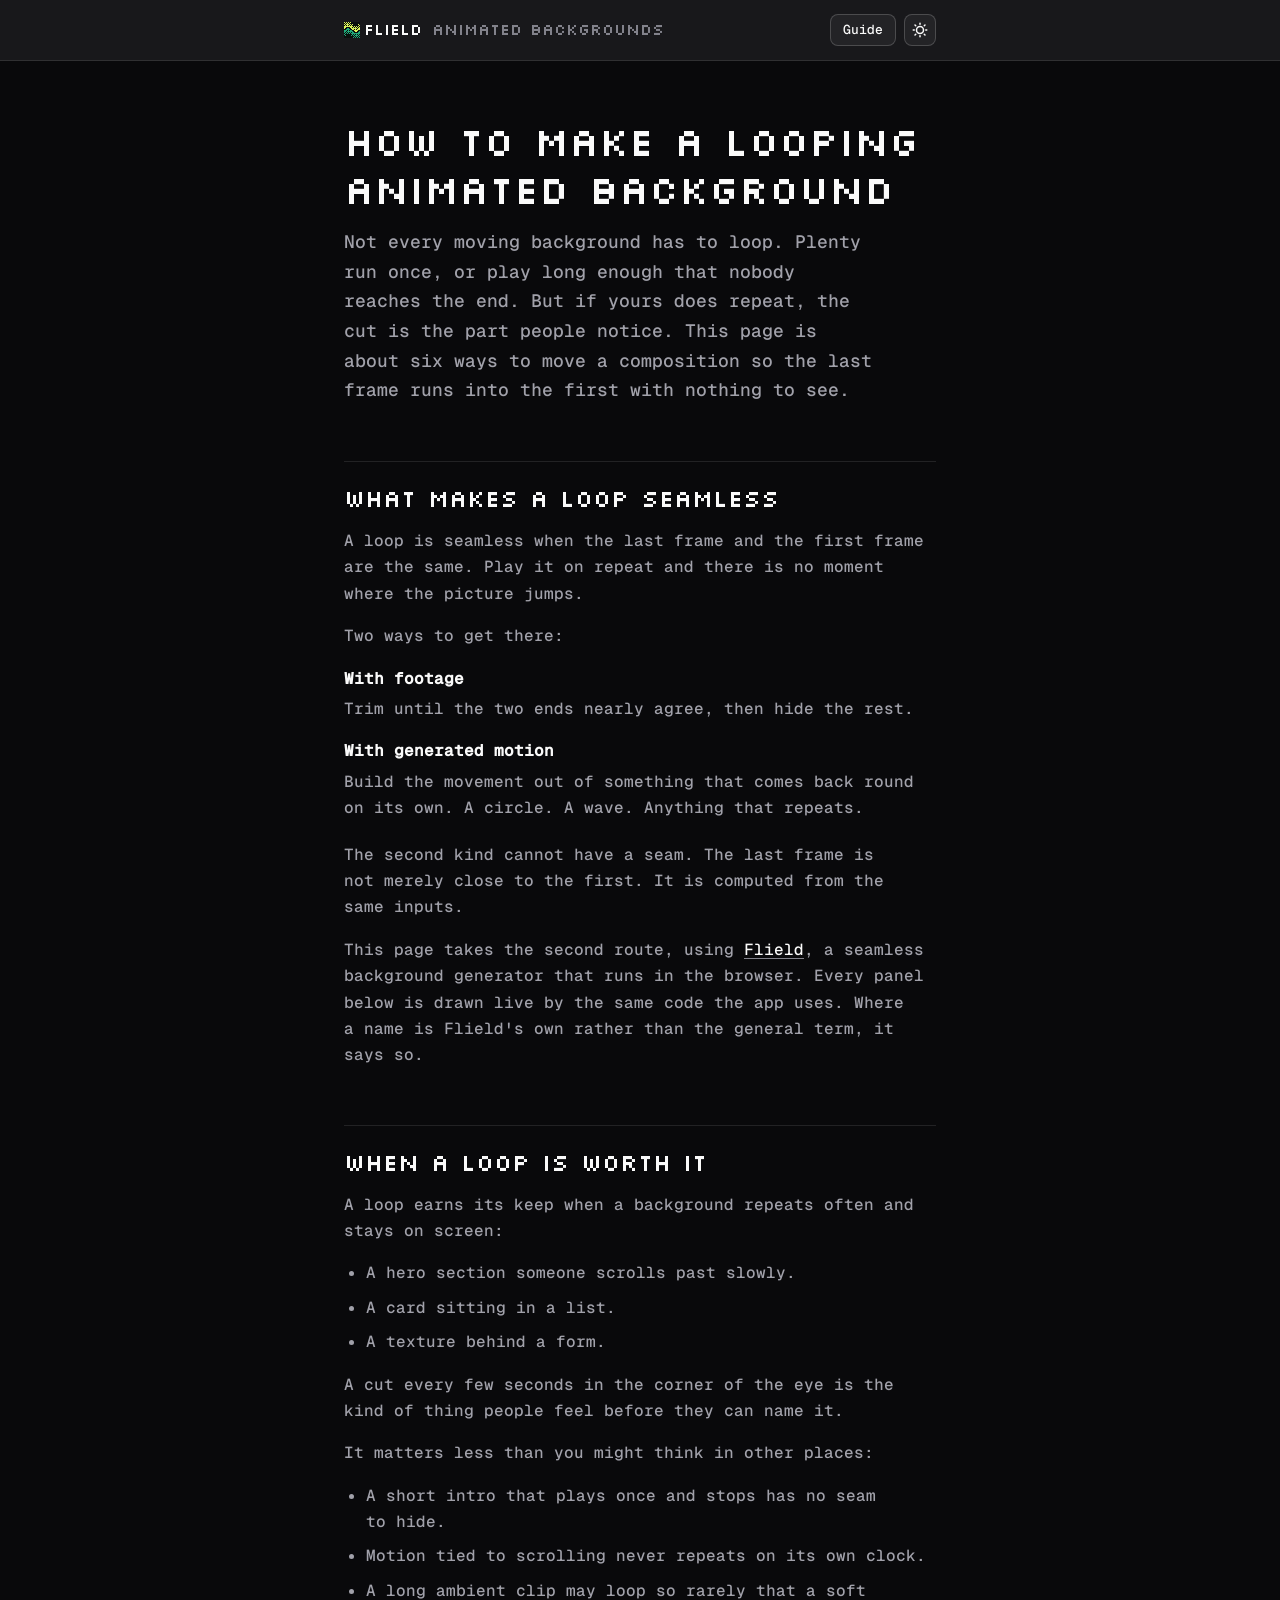
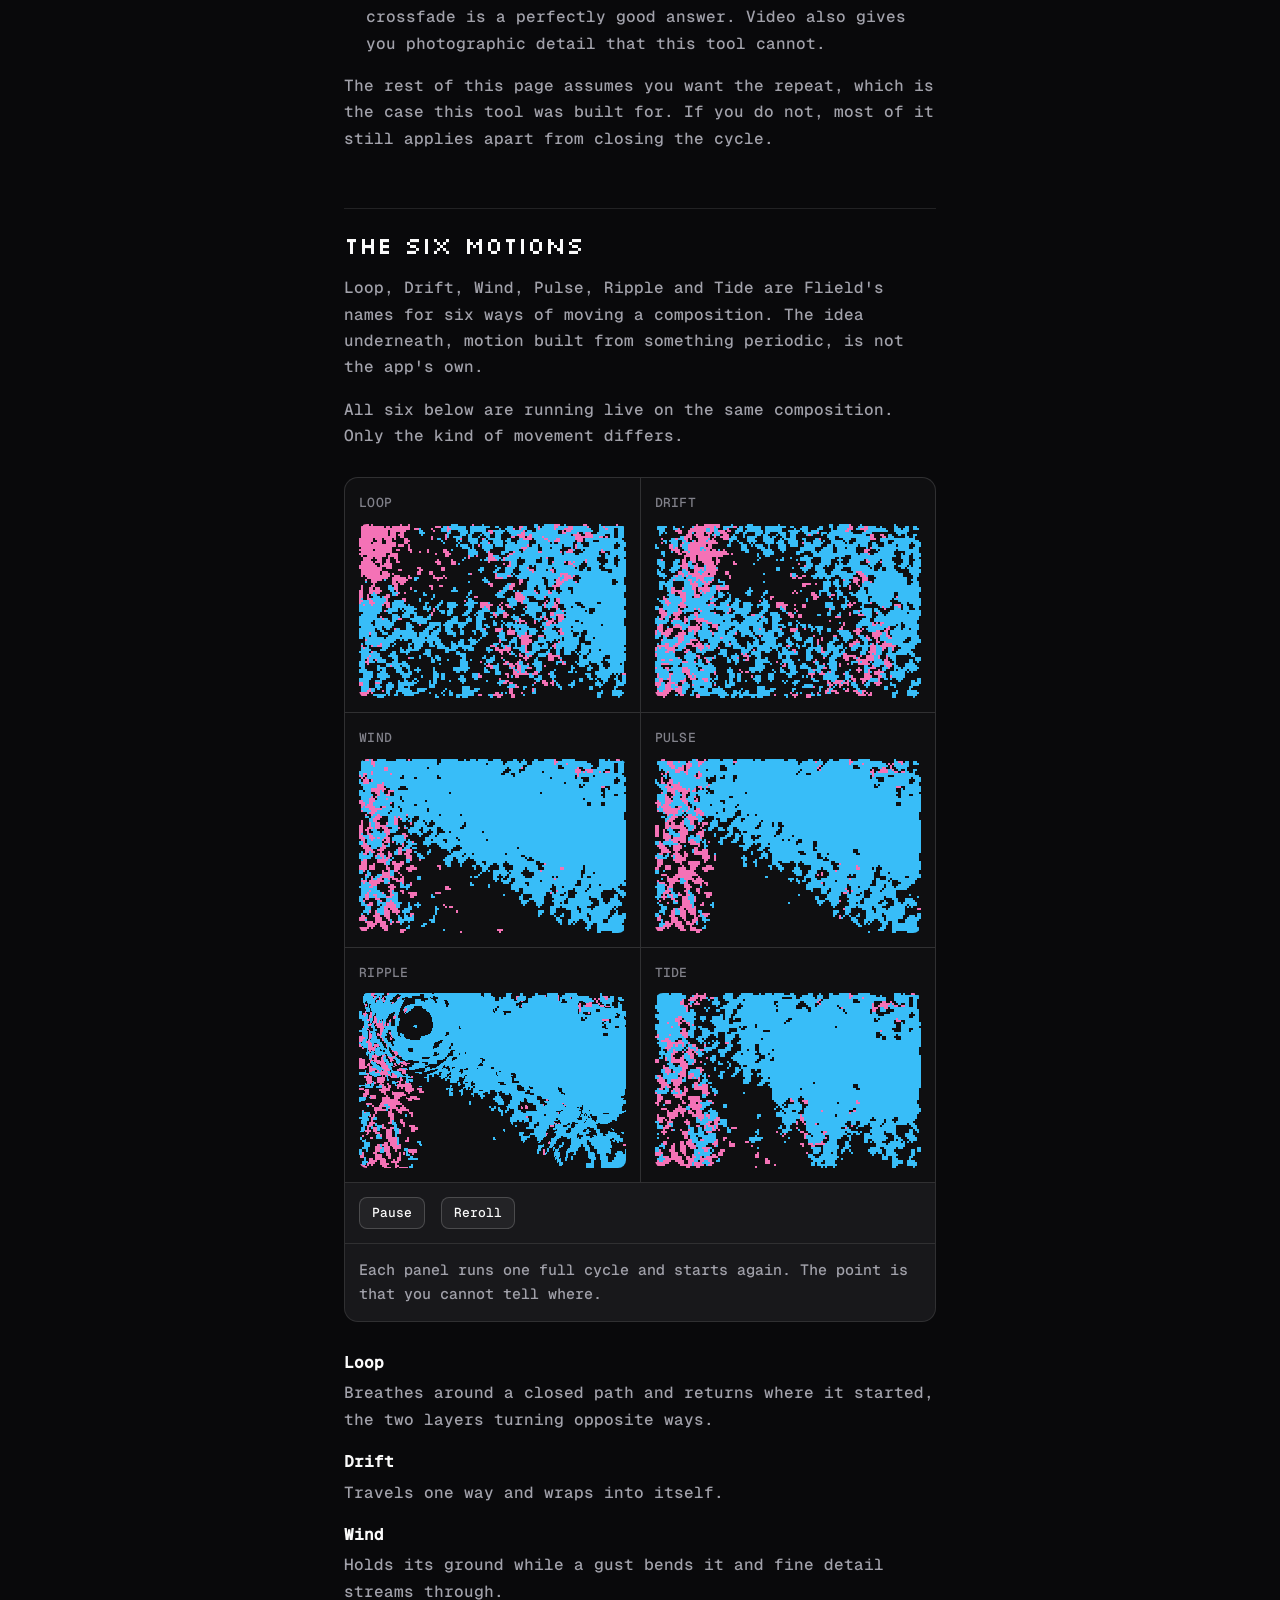
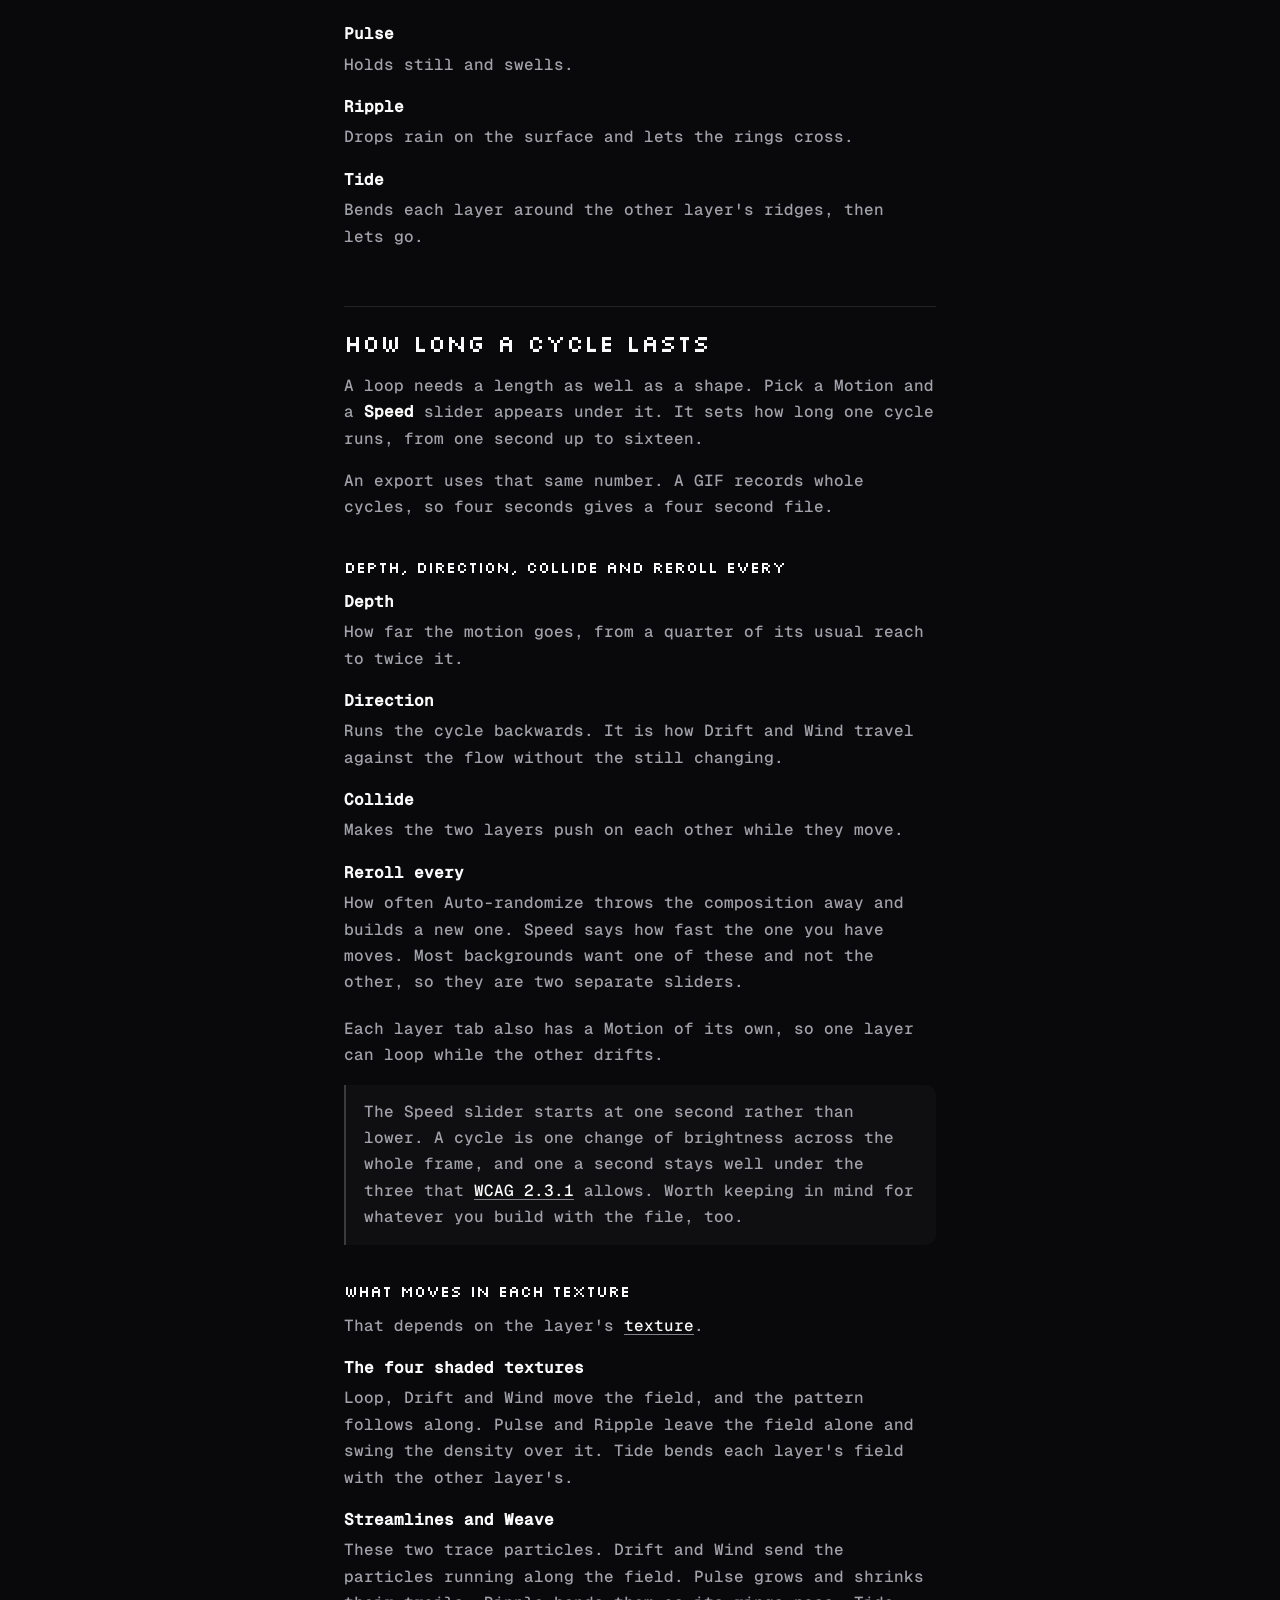
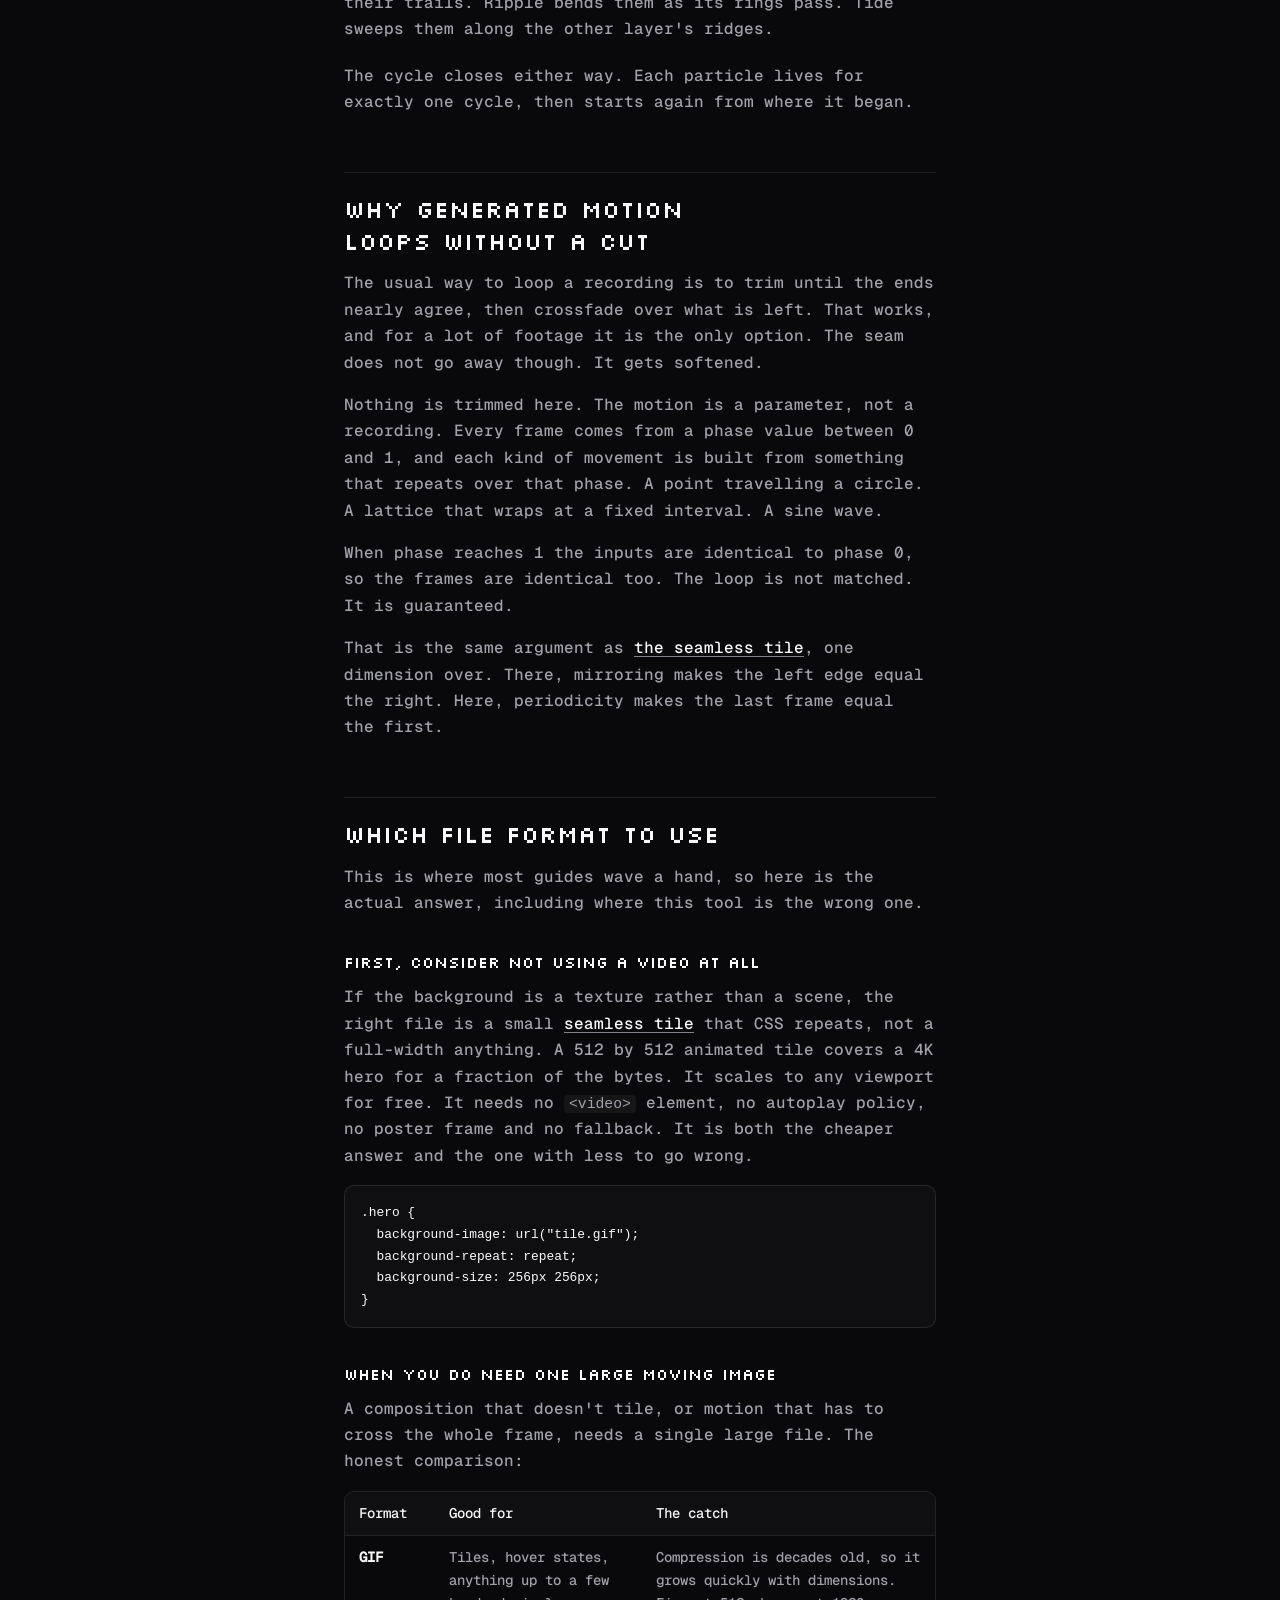
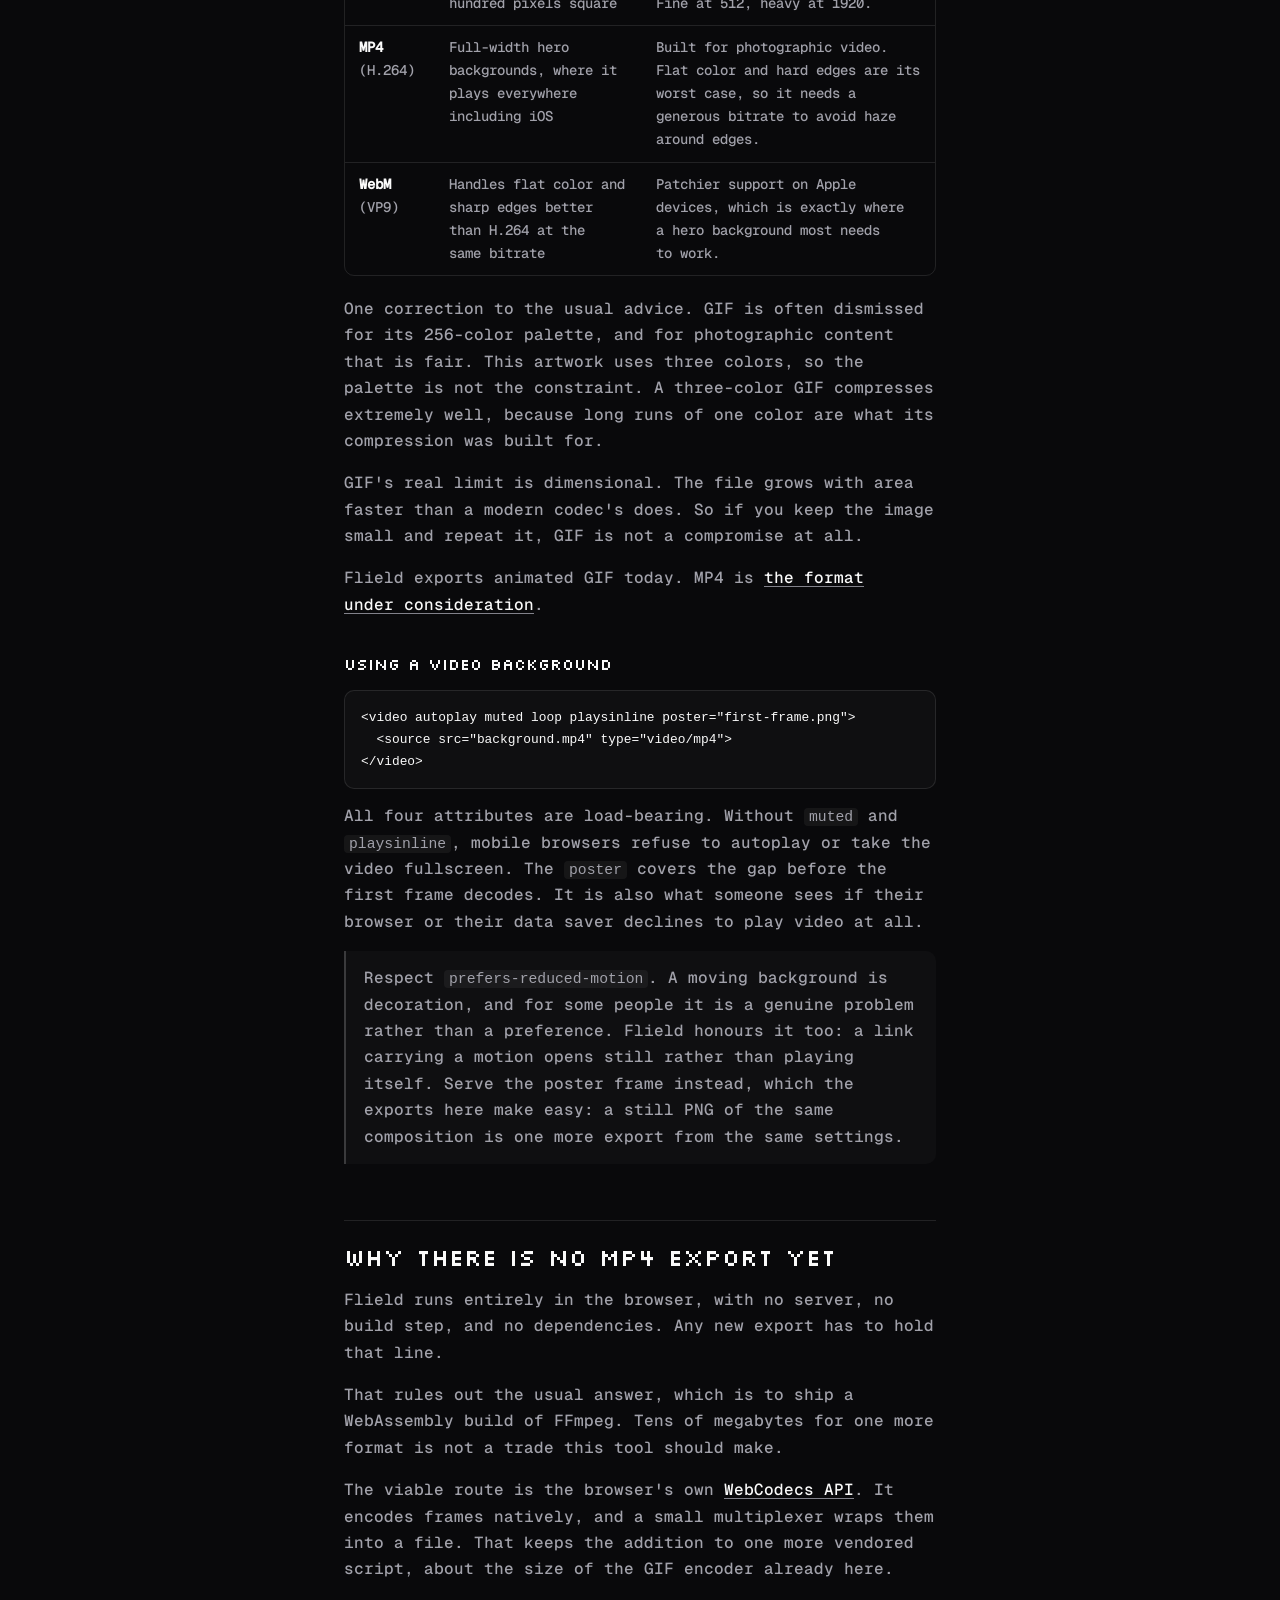
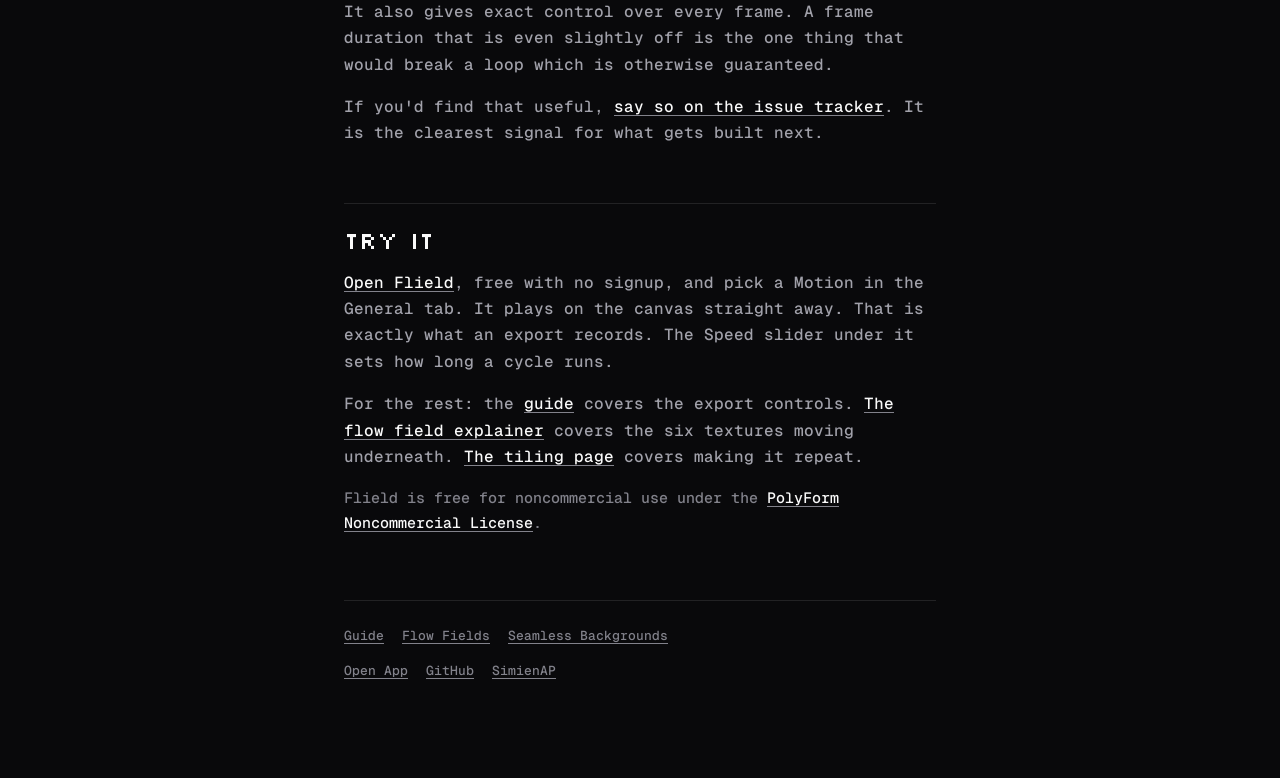
<file: animated-backgrounds/index.html>
<!doctype html>
<html lang="en">
<head>
  <meta charset="UTF-8" />
  <meta name="viewport" content="width=device-width, initial-scale=1.0" />
  <!-- Above the theme script below, which sets it for the light theme;
       theme.js keeps it in step with the toggle. -->
  <meta name="theme-color" content="#09090b" />
  <!-- Same contract as the app and the guide: dark by default, light only
       for a visitor who has toggled it, read from the shared flield-theme
       key so the choice carries across pages without a flash. -->
  <script>
    try {
      if (localStorage.getItem("flield-theme") === "light") {
        document.documentElement.setAttribute("data-theme", "light");
        document.querySelector('meta[name="theme-color"]').setAttribute("content", "#f4f4f5");
      }
    } catch (err) {
      // localStorage can be unavailable (private browsing, blocked); dark stays the default.
    }
  </script>
  <title>How to make a looping animated background for a website</title>
  <meta name="description" content="Six kinds of motion that return to their first frame with no cut, when a seamless loop is worth it, and which file format a hero background wants." />
  <link rel="canonical" href="https://flield.com/animated-backgrounds/" />
  <link rel="icon" type="image/svg+xml" href="../favicon.svg" />
  <link rel="apple-touch-icon" sizes="192x192" href="../icon-192.png" />

  <meta property="og:type" content="article" />
  <meta property="og:locale" content="en_US" />
  <meta property="og:url" content="https://flield.com/animated-backgrounds/" />
  <meta property="og:site_name" content="Flield" />
  <meta property="og:title" content="How to make a looping animated background for a website" />
  <meta property="og:description" content="Six kinds of motion that return to their first frame with no cut, when a seamless loop is worth it, and which file format a hero background wants." />
  <meta property="og:image" content="https://flield.com/screenshot.png?v=9" />
  <meta property="og:image:width" content="1200" />
  <meta property="og:image:height" content="900" />
  <meta property="og:image:alt" content="A generated three-color composition in Flield" />
  <meta name="twitter:card" content="summary_large_image" />
  <meta name="twitter:title" content="How to make a looping animated background for a website" />
  <meta name="twitter:description" content="Six kinds of motion that return to their first frame with no cut, when a seamless loop is worth it, and which file format a hero background wants." />
  <meta name="twitter:image" content="https://flield.com/screenshot.png?v=9" />

  <!-- TechArticle, matching the guide and the other explainers, with the
       same about/@id pointing at the app node so a crawler reads one
       entity across the site rather than several unrelated things. -->
  <script type="application/ld+json">
  {
    "@context": "https://schema.org",
    "@type": "TechArticle",
    "@id": "https://flield.com/animated-backgrounds/#article",
    "headline": "How to make a looping animated background for a website",
    "description": "Six kinds of motion that return to their first frame with no cut, when a seamless loop is worth it, and which file format a hero background wants.",
    "url": "https://flield.com/animated-backgrounds/",
    "mainEntityOfPage": "https://flield.com/animated-backgrounds/",
    "about": { "@id": "https://flield.com/#app" },
    "inLanguage": "en",
    "image": "https://flield.com/screenshot.png?v=9",
    "datePublished": "2026-09-13",
    "dateModified": "2026-11-26",
    "proficiencyLevel": "Beginner",
    "author": {
      "@type": "Person",
      "@id": "https://simienap.com/#person",
      "name": "Simien",
      "url": "https://simienap.com",
      "sameAs": ["https://github.com/simien"]
    }
  }
  </script>

  <script type="application/ld+json">
  {
    "@context": "https://schema.org",
    "@type": "BreadcrumbList",
    "itemListElement": [
      {
        "@type": "ListItem",
        "position": 1,
        "name": "Flield",
        "item": "https://flield.com/"
      },
      {
        "@type": "ListItem",
        "position": 2,
        "name": "Animated backgrounds",
        "item": "https://flield.com/animated-backgrounds/"
      }
    ]
  }
  </script>
  <link rel="stylesheet" href="../guide.css?v=15" />
  <style>
    /* The six motions sit in a two-column grid rather than the shared
       .demo-canvases pair, since they are peers being compared rather
       than a before/after. Should the count go odd again, the last one
       takes a full row; draw its canvas twice as wide then, so the
       cells stay the same size. Moves into guide.css if a fourth page
       ever wants it. */
    .motion-grid {
      display: grid;
      grid-template-columns: 1fr 1fr;
      gap: 1px;
      background: var(--border);
    }

    .motion-grid .demo-pane:last-child:nth-child(odd) {
      grid-column: 1 / -1;
    }

    @media (max-width: 520px) {
      .motion-grid { grid-template-columns: 1fr; }
    }
  </style>
</head>
<body>
  <header class="site-header">
    <div class="wrap">
      <a class="wordmark" href="../"><svg class="lockup" viewBox="0 0 76 16" width="76" height="16" shape-rendering="crispEdges" aria-hidden="true" focusable="false"><path fill="#0a0f0d" d="M0 0h16v16h-16z"/><path fill="#d9f25a" d="M0 0h1v1h-1zM2 0h1v1h-1zM4 0h1v1h-1zM6 0h1v1h-1zM1 1h1v1h-1zM3 1h1v1h-1zM5 1h1v1h-1zM0 2h1v1h-1zM2 2h3v1h-3zM6 2h1v1h-1zM8 2h1v1h-1zM14 2h1v1h-1zM1 3h1v1h-1zM3 3h1v1h-1zM5 3h1v1h-1zM7 3h1v1h-1zM15 3h1v1h-1zM0 4h9v1h-9zM10 4h1v1h-1zM12 4h1v1h-1zM14 4h1v1h-1zM0 5h2v1h-2zM6 5h2v1h-2zM9 5h1v1h-1zM11 5h1v1h-1zM13 5h1v1h-1zM15 5h1v1h-1zM0 6h1v1h-1zM7 6h6v1h-6zM14 6h2v1h-2zM8 7h2v1h-2zM11 7h1v1h-1zM13 7h3v1h-3zM10 8h4v1h-4zM11 9h2v1h-2z"/><path fill="#1fa97a" d="M3 6h2v1h-2zM2 7h4v1h-4zM0 8h3v1h-3zM4 8h1v1h-1zM6 8h2v1h-2zM0 9h2v1h-2zM3 9h6v1h-6zM15 9h1v1h-1zM0 10h1v1h-1zM2 10h1v1h-1zM4 10h1v1h-1zM6 10h1v1h-1zM8 10h2v1h-2zM14 10h2v1h-2zM1 11h1v1h-1zM3 11h1v1h-1zM5 11h1v1h-1zM7 11h9v1h-9zM0 12h1v1h-1zM8 12h1v1h-1zM10 12h1v1h-1zM12 12h1v1h-1zM14 12h1v1h-1zM1 13h1v1h-1zM7 13h1v1h-1zM9 13h1v1h-1zM11 13h3v1h-3zM15 13h1v1h-1zM10 14h1v1h-1zM12 14h1v1h-1zM14 14h1v1h-1zM9 15h1v1h-1zM11 15h1v1h-1zM13 15h1v1h-1zM15 15h1v1h-1z"/><path fill="currentColor" transform="translate(22 3) scale(2)" d="M0 0h3v1h-3zM5 0h1v1h-1zM10 0h1v1h-1zM13 0h3v1h-3zM18 0h1v1h-1zM23 0h3v1h-3zM0 1h1v1h-1zM5 1h1v1h-1zM10 1h1v1h-1zM13 1h1v1h-1zM18 1h1v1h-1zM23 1h1v1h-1zM26 1h1v1h-1zM0 2h3v1h-3zM5 2h1v1h-1zM10 2h1v1h-1zM13 2h3v1h-3zM18 2h1v1h-1zM23 2h1v1h-1zM26 2h1v1h-1zM0 3h1v1h-1zM5 3h1v1h-1zM10 3h1v1h-1zM13 3h1v1h-1zM18 3h1v1h-1zM23 3h1v1h-1zM26 3h1v1h-1zM0 4h1v1h-1zM5 4h3v1h-3zM10 4h1v1h-1zM13 4h3v1h-3zM18 4h3v1h-3zM23 4h3v1h-3z"/></svg><span class="sr-only">Flield</span> <span class="wordmark-page">Animated Backgrounds</span></a>
      <div class="header-actions">
        <a class="btn" href="../guide/">Guide</a>
        <button type="button" class="btn btn-icon" id="themeToggleBtn" title="Switch to light theme"><svg viewBox="0 0 256 256" width="16" height="16" fill="currentColor" aria-hidden="true"><path d="M116,36V20a12,12,0,0,1,24,0V36a12,12,0,0,1-24,0Zm80,92a68,68,0,1,1-68-68A68.07,68.07,0,0,1,196,128Zm-24,0a44,44,0,1,0-44,44A44.05,44.05,0,0,0,172,128ZM51.51,68.49a12,12,0,1,0,17-17l-12-12a12,12,0,0,0-17,17Zm0,119-12,12a12,12,0,0,0,17,17l12-12a12,12,0,1,0-17-17ZM196,72a12,12,0,0,0,8.49-3.51l12-12a12,12,0,0,0-17-17l-12,12A12,12,0,0,0,196,72Zm8.49,115.51a12,12,0,0,0-17,17l12,12a12,12,0,0,0,17-17ZM48,128a12,12,0,0,0-12-12H20a12,12,0,0,0,0,24H36A12,12,0,0,0,48,128Zm80,80a12,12,0,0,0-12,12v16a12,12,0,0,0,24,0V220A12,12,0,0,0,128,208Zm108-92H220a12,12,0,0,0,0,24h16a12,12,0,0,0,0-24Z"/></svg></button>
      </div>
    </div>
  </header>

  <main class="wrap">
    <h1>How to make a looping animated background</h1>
    <p class="lede">Not every moving background has to loop. Plenty run once, or play long enough that nobody reaches the end. But if yours does repeat, the cut is the part people notice. This page is about six ways to move a composition so the last frame runs into the first with nothing to see.</p>

    <h2 id="definition">What makes a loop seamless</h2>

    <p>A loop is seamless when the last frame and the first frame are the same. Play it on repeat and there is no moment where the picture jumps.</p>

    <p>Two ways to get there:</p>

    <dl>
      <dt>With footage</dt>
      <dd>Trim until the two ends nearly agree, then hide the rest.</dd>
      <dt>With generated motion</dt>
      <dd>Build the movement out of something that comes back round on its own. A circle. A wave. Anything that repeats.</dd>
    </dl>

    <p>The second kind cannot have a seam. The last frame is not merely close to the first. It is computed from the same inputs.</p>

    <p>This page takes the second route, using <a href="../">Flield</a>, a seamless background generator that runs in the browser. Every panel below is drawn live by the same code the app uses. Where a name is Flield's own rather than the general term, it says so.</p>

    <h2 id="whether">When a loop is worth it</h2>

    <p>A loop earns its keep when a background repeats often and stays on screen:</p>

    <ul>
      <li>A hero section someone scrolls past slowly.</li>
      <li>A card sitting in a list.</li>
      <li>A texture behind a form.</li>
    </ul>

    <p>A cut every few seconds in the corner of the eye is the kind of thing people feel before they can name it.</p>

    <p>It matters less than you might think in other places:</p>

    <ul>
      <li>A short intro that plays once and stops has no seam to hide.</li>
      <li>Motion tied to scrolling never repeats on its own clock.</li>
      <li>A long ambient clip may loop so rarely that a soft crossfade is a perfectly good answer. Video also gives you photographic detail that this tool cannot.</li>
    </ul>

    <p>The rest of this page assumes you want the repeat, which is the case this tool was built for. If you do not, most of it still applies apart from closing the cycle.</p>

    <h2 id="motions">The six motions</h2>

    <p>Loop, Drift, Wind, Pulse, Ripple and Tide are Flield's names for six ways of moving a composition. The idea underneath, motion built from something periodic, is not the app's own.</p>

    <p>All six below are running live on the same composition. Only the kind of movement differs.</p>

    <div class="demo">
      <div class="motion-grid">
        <div class="demo-pane">
          <p class="demo-label">Loop</p>
          <canvas id="motion-circle" role="img" aria-label="Loop: one composition playing a full Loop cycle on repeat." width="260" height="170"></canvas>
        </div>
        <div class="demo-pane">
          <p class="demo-label">Drift</p>
          <canvas id="motion-drift" role="img" aria-label="Drift: one composition playing a full Drift cycle on repeat." width="260" height="170"></canvas>
        </div>
        <div class="demo-pane">
          <p class="demo-label">Wind</p>
          <canvas id="motion-wind" role="img" aria-label="Wind: one composition playing a full Wind cycle on repeat." width="260" height="170"></canvas>
        </div>
        <div class="demo-pane">
          <p class="demo-label">Pulse</p>
          <canvas id="motion-pulse" role="img" aria-label="Pulse: one composition playing a full Pulse cycle on repeat." width="260" height="170"></canvas>
        </div>
        <div class="demo-pane">
          <p class="demo-label">Ripple</p>
          <canvas id="motion-ripple" role="img" aria-label="Ripple: one composition playing a full Ripple cycle on repeat." width="260" height="170"></canvas>
        </div>
        <div class="demo-pane">
          <p class="demo-label">Tide</p>
          <canvas id="motion-tide" role="img" aria-label="Tide: one composition playing a full Tide cycle on repeat." width="260" height="170"></canvas>
        </div>
      </div>
      <div class="demo-controls">
        <button type="button" class="btn" id="playBtn">Pause</button>
        <button type="button" class="btn" id="rerollBtn">Reroll</button>
      </div>
      <p class="demo-caption">Each panel runs one full cycle and starts again. The point is that you cannot tell where.</p>
    </div>

    <dl>
      <dt>Loop</dt>
      <dd>Breathes around a closed path and returns where it started, the two layers turning opposite ways.</dd>
      <dt>Drift</dt>
      <dd>Travels one way and wraps into itself.</dd>
      <dt>Wind</dt>
      <dd>Holds its ground while a gust bends it and fine detail streams through.</dd>
      <dt>Pulse</dt>
      <dd>Holds still and swells.</dd>
      <dt>Ripple</dt>
      <dd>Drops rain on the surface and lets the rings cross.</dd>
      <dt>Tide</dt>
      <dd>Bends each layer around the other layer's ridges, then lets go.</dd>
    </dl>

    <h2 id="length">How long a cycle lasts</h2>

    <p>A loop needs a length as well as a shape. Pick a Motion and a <strong>Speed</strong> slider appears under it. It sets how long one cycle runs, from one second up to sixteen.</p>

    <p>An export uses that same number. A GIF records whole cycles, so four seconds gives a four second file.</p>

    <h3>Depth, Direction, Collide and Reroll every</h3>

    <dl>
      <dt>Depth</dt>
      <dd>How far the motion goes, from a quarter of its usual reach to twice it.</dd>
      <dt>Direction</dt>
      <dd>Runs the cycle backwards. It is how Drift and Wind travel against the flow without the still changing.</dd>
      <dt>Collide</dt>
      <dd>Makes the two layers push on each other while they move.</dd>
      <dt>Reroll every</dt>
      <dd>How often Auto-randomize throws the composition away and builds a new one. Speed says how fast the one you have moves. Most backgrounds want one of these and not the other, so they are two separate sliders.</dd>
    </dl>

    <p>Each layer tab also has a Motion of its own, so one layer can loop while the other drifts.</p>

    <div class="note">
      <p>The Speed slider starts at one second rather than lower. A cycle is one change of brightness across the whole frame, and one a second stays well under the three that <a href="https://www.w3.org/WAI/WCAG22/Understanding/three-flashes-or-below-threshold.html" target="_blank" rel="noopener">WCAG 2.3.1</a> allows. Worth keeping in mind for whatever you build with the file, too.</p>
    </div>

    <h3>What moves in each texture</h3>

    <p>That depends on the layer's <a href="../flow-fields/">texture</a>.</p>

    <dl>
      <dt>The four shaded textures</dt>
      <dd>Loop, Drift and Wind move the field, and the pattern follows along. Pulse and Ripple leave the field alone and swing the density over it. Tide bends each layer's field with the other layer's.</dd>
      <dt>Streamlines and Weave</dt>
      <dd>These two trace particles. Drift and Wind send the particles running along the field. Pulse grows and shrinks their trails. Ripple bends them as its rings pass. Tide sweeps them along the other layer's ridges.</dd>
    </dl>

    <p>The cycle closes either way. Each particle lives for exactly one cycle, then starts again from where it began.</p>

    <h2 id="why">Why generated motion loops without a cut</h2>

    <p>The usual way to loop a recording is to trim until the ends nearly agree, then crossfade over what is left. That works, and for a lot of footage it is the only option. The seam does not go away though. It gets softened.</p>

    <p>Nothing is trimmed here. The motion is a parameter, not a recording. Every frame comes from a phase value between 0 and 1, and each kind of movement is built from something that repeats over that phase. A point travelling a circle. A lattice that wraps at a fixed interval. A sine wave.</p>

    <p>When phase reaches 1 the inputs are identical to phase 0, so the frames are identical too. The loop is not matched. It is guaranteed.</p>

    <p>That is the same argument as <a href="../seamless-backgrounds/">the seamless tile</a>, one dimension over. There, mirroring makes the left edge equal the right. Here, periodicity makes the last frame equal the first.</p>

    <h2 id="format">Which file format to use</h2>

    <p>This is where most guides wave a hand, so here is the actual answer, including where this tool is the wrong one.</p>

    <h3>First, consider not using a video at all</h3>

    <p>If the background is a texture rather than a scene, the right file is a small <a href="../seamless-backgrounds/">seamless tile</a> that CSS repeats, not a full-width anything. A 512 by 512 animated tile covers a 4K hero for a fraction of the bytes. It scales to any viewport for free. It needs no <code>&lt;video&gt;</code> element, no autoplay policy, no poster frame and no fallback. It is both the cheaper answer and the one with less to go wrong.</p>

    <pre><code>.hero {
  background-image: url("tile.gif");
  background-repeat: repeat;
  background-size: 256px 256px;
}</code></pre>

    <h3>When you do need one large moving image</h3>

    <p>A composition that doesn't tile, or motion that has to cross the whole frame, needs a single large file. The honest comparison:</p>

    <div class="table-scroll">
      <table>
        <tr>
          <th>Format</th>
          <th>Good for</th>
          <th>The catch</th>
        </tr>
        <tr>
          <td><strong>GIF</strong></td>
          <td>Tiles, hover states, anything up to a few hundred pixels square</td>
          <td>Compression is decades old, so it grows quickly with dimensions. Fine at 512, heavy at 1920.</td>
        </tr>
        <tr>
          <td><strong>MP4</strong> (H.264)</td>
          <td>Full-width hero backgrounds, where it plays everywhere including iOS</td>
          <td>Built for photographic video. Flat color and hard edges are its worst case, so it needs a generous bitrate to avoid haze around edges.</td>
        </tr>
        <tr>
          <td><strong>WebM</strong> (VP9)</td>
          <td>Handles flat color and sharp edges better than H.264 at the same bitrate</td>
          <td>Patchier support on Apple devices, which is exactly where a hero background most needs to work.</td>
        </tr>
      </table>
    </div>

    <p>One correction to the usual advice. GIF is often dismissed for its 256-color palette, and for photographic content that is fair. This artwork uses three colors, so the palette is not the constraint. A three-color GIF compresses extremely well, because long runs of one color are what its compression was built for.</p>

    <p>GIF's real limit is dimensional. The file grows with area faster than a modern codec's does. So if you keep the image small and repeat it, GIF is not a compromise at all.</p>

    <p>Flield exports animated GIF today. MP4 is <a href="#roadmap">the format under consideration</a>.</p>

    <h3>Using a video background</h3>

    <pre><code>&lt;video autoplay muted loop playsinline poster="first-frame.png"&gt;
  &lt;source src="background.mp4" type="video/mp4"&gt;
&lt;/video&gt;</code></pre>

    <p>All four attributes are load-bearing. Without <code>muted</code> and <code>playsinline</code>, mobile browsers refuse to autoplay or take the video fullscreen. The <code>poster</code> covers the gap before the first frame decodes. It is also what someone sees if their browser or their data saver declines to play video at all.</p>

    <div class="note">
      <p>Respect <code>prefers-reduced-motion</code>. A moving background is decoration, and for some people it is a genuine problem rather than a preference. Flield honours it too: a link carrying a motion opens still rather than playing itself. Serve the poster frame instead, which the exports here make easy: a still PNG of the same composition is one more export from the same settings.</p>
    </div>

    <h2 id="roadmap">Why there is no MP4 export yet</h2>

    <p>Flield runs entirely in the browser, with no server, no build step, and no dependencies. Any new export has to hold that line.</p>

    <p>That rules out the usual answer, which is to ship a WebAssembly build of FFmpeg. Tens of megabytes for one more format is not a trade this tool should make.</p>

    <p>The viable route is the browser's own <a href="https://developer.mozilla.org/en-US/docs/Web/API/WebCodecs_API" target="_blank" rel="noopener">WebCodecs API</a>. It encodes frames natively, and a small multiplexer wraps them into a file. That keeps the addition to one more vendored script, about the size of the GIF encoder already here.</p>

    <p>It also gives exact control over every frame. A frame duration that is even slightly off is the one thing that would break a loop which is otherwise guaranteed.</p>

    <p>If you'd find that useful, <a href="https://github.com/simien/Flield/issues" target="_blank" rel="noopener">say so on the issue tracker</a>. It is the clearest signal for what gets built next.</p>

    <h2 id="try">Try it</h2>

    <p><a href="../">Open Flield</a>, free with no signup, and pick a Motion in the General tab. It plays on the canvas straight away. That is exactly what an export records. The Speed slider under it sets how long a cycle runs.</p>

    <p>For the rest: the <a href="../guide/">guide</a> covers the export controls. <a href="../flow-fields/">The flow field explainer</a> covers the six textures moving underneath. <a href="../seamless-backgrounds/">The tiling page</a> covers making it repeat.</p>

    <p class="meta">Flield is free for noncommercial use under the <a href="https://github.com/simien/Flield/blob/main/LICENSE.md" target="_blank" rel="noopener">PolyForm Noncommercial License</a>.</p>

  </main>

  <footer class="wrap">
    <div class="site-footer">
      <div class="site-footer-row">
        <a href="../guide/">Guide</a>
        <a href="../flow-fields/">Flow Fields</a>
        <a href="../seamless-backgrounds/">Seamless Backgrounds</a>
      </div>
      <div class="site-footer-row">
        <a href="../">Open App</a>
        <a href="https://github.com/simien/Flield" target="_blank" rel="noopener">GitHub</a>
        <a href="https://simienap.com" target="_blank" rel="noopener">SimienAP</a>
      </div>
    </div>
  </footer>

  <script src="../generator.js?v=16"></script>
  <script src="../theme.js?v=1"></script>
  <script>
    const playBtn = document.getElementById("playBtn");

    const MODES = ["circle", "drift", "wind", "pulse", "ripple", "tide"];
    const BLOCK = 2;
    // One cycle per this many milliseconds, matching the app's own slowest
    // comfortable reading of a loop rather than racing through it.
    const CYCLE_MS = 6000;
    // Regenerating six grids per frame is the expensive part, so the demos
    // step at a fixed rate well below the display's, which reads as smooth
    // for motion this slow and leaves the page responsive.
    const FPS = 20;

    let seed = "motion";
    let playing = true;
    let rafId = null;
    let lastStep = 0;
    let phase = 0;

    function paletteFor() {
      const styles = getComputedStyle(document.documentElement);
      return {
        bg: styles.getPropertyValue("--well").trim() || "#0f0f11",
        a: "#38bdf8",
        b: "#f472b6",
      };
    }

    function layerFor(suffix, color, density, overrides) {
      return Object.assign({
        seed: seed + suffix,
        color,
        density,
        fieldStrength: 0.5,
        fieldScale: 110,
        flowAngle: 25,
        flowStretch: 4,
        fieldOctaves: 2,
        symmetry: "none",
        smoothPasses: 1,
      }, overrides);
    }

    function paintMode(mode, loopPhase) {
      const canvas = document.getElementById("motion-" + mode);
      if (!canvas) return;
      const palette = paletteFor();
      const options = {
        width: canvas.width,
        height: canvas.height,
        blockSize: BLOCK,
        bgColor: palette.bg,
        layerA: layerFor("-a", palette.a, 0.4),
        layerB: layerFor("-b", palette.b, 0.22, { fieldScale: 80, flowAngle: 100 }),
        shapeMask: "none",
        loopMode: mode,
        loopPhase,
      };
      const { gridA, gridB, cols, rows, warp } = generate(options);
      renderToCanvas(canvas, {
        ...options,
        colorA: options.layerA.color,
        colorB: options.layerB.color,
        gridA,
        gridB,
        cols,
        rows,
        warp,
      });
    }

    function paintAll(loopPhase) {
      for (const mode of MODES) paintMode(mode, loopPhase);
    }

    function tick(now) {
      rafId = requestAnimationFrame(tick);
      if (now - lastStep < 1000 / FPS) return;
      lastStep = now;
      // Phase is taken from the clock rather than incremented, so a frame
      // the browser skipped doesn't slow the cycle down.
      phase = (now % CYCLE_MS) / CYCLE_MS;
      paintAll(phase);
    }

    function start() {
      if (rafId !== null) return;
      playing = true;
      playBtn.textContent = "Pause";
      lastStep = 0;
      rafId = requestAnimationFrame(tick);
    }

    function stop() {
      if (rafId !== null) cancelAnimationFrame(rafId);
      rafId = null;
      playing = false;
      playBtn.textContent = "Play";
    }

    playBtn.addEventListener("click", () => (playing ? stop() : start()));

    document.getElementById("rerollBtn").addEventListener("click", () => {
      seed = Math.random().toString(36).slice(2);
      paintAll(phase);
    });

    // A page of six moving canvases is exactly what this setting is for.
    // One frame each, no animation, and the Play button still works for
    // anyone who wants it anyway.
    const reduceMotion = window.matchMedia("(prefers-reduced-motion: reduce)");

    // Nothing renders while the tab is hidden; there is no reason to
    // regenerate six grids a visitor can't see.
    document.addEventListener("visibilitychange", () => {
      if (document.hidden) {
        if (rafId !== null) cancelAnimationFrame(rafId);
        rafId = null;
      } else if (playing && !reduceMotion.matches) {
        lastStep = 0;
        rafId = requestAnimationFrame(tick);
      }
    });

    // The demos paint their own background color, so a still page still
    // needs one repaint to follow the theme.
    document.addEventListener("themechange", () => paintAll(phase));

    paintAll(phase);

    if (reduceMotion.matches) {
      playing = false;
      playBtn.textContent = "Play";
    } else {
      start();
    }
  </script>
  <!-- Cloudflare Web Analytics: the same manual snippet as the app page,
       since the edge injects nothing into a Worker's static assets. -->
  <script type='module' src='https://static.cloudflareinsights.com/beacon.min.js' data-cf-beacon='{"token": "d0b20fbf211d45efb84596a5f93dd3d1"}'></script>
</body>
</html>
</file>
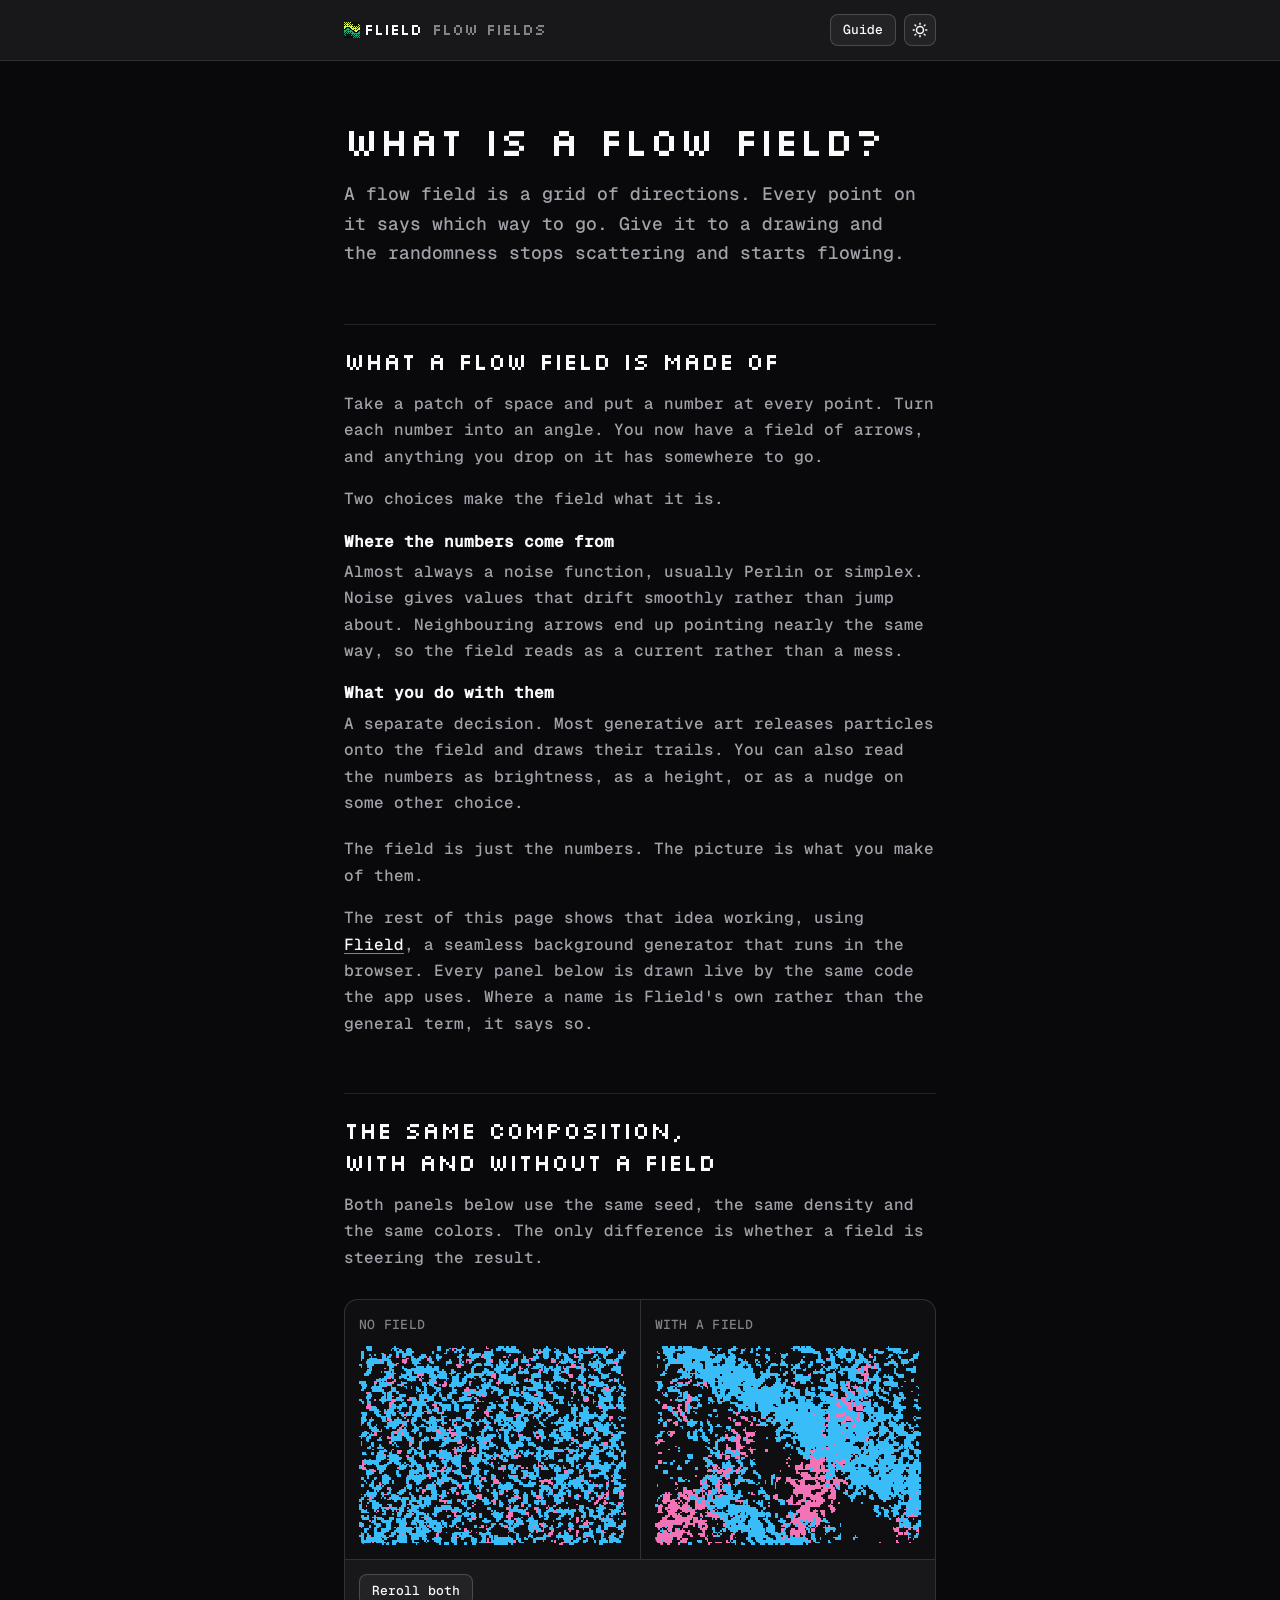
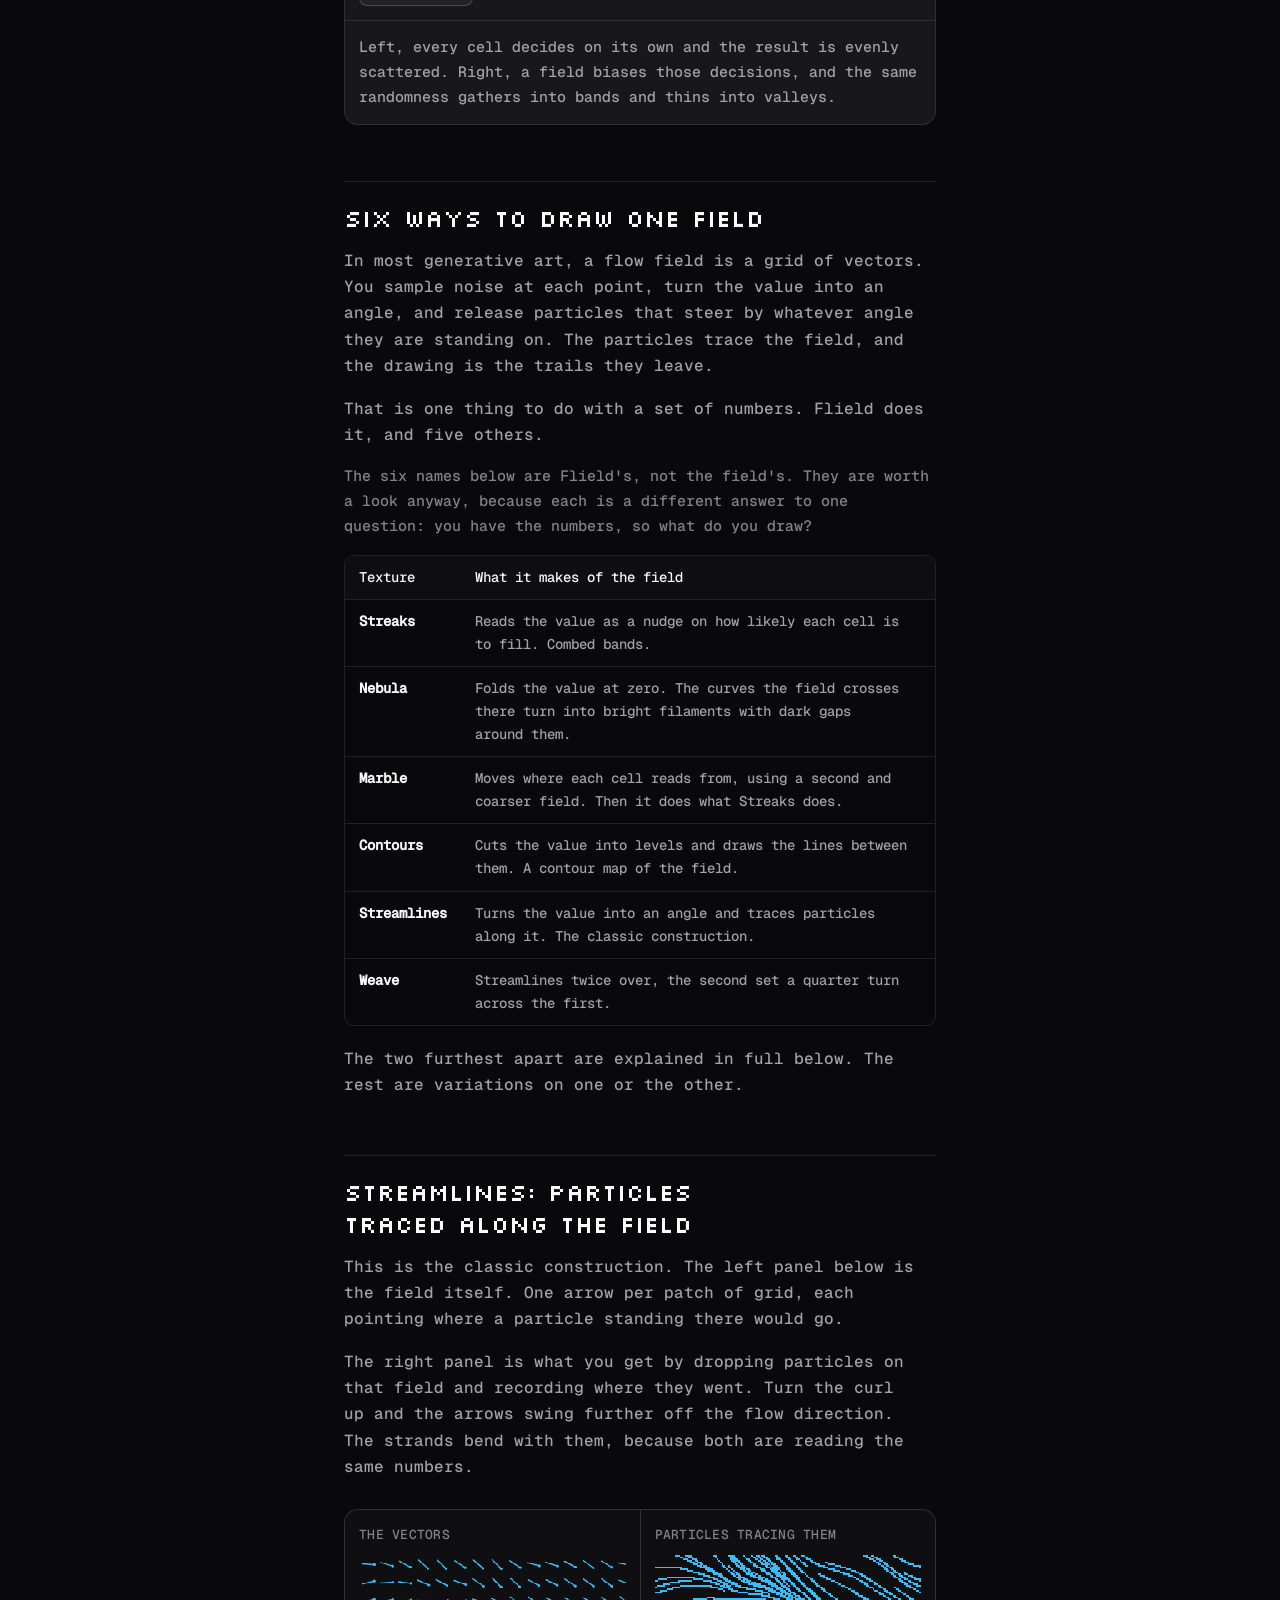
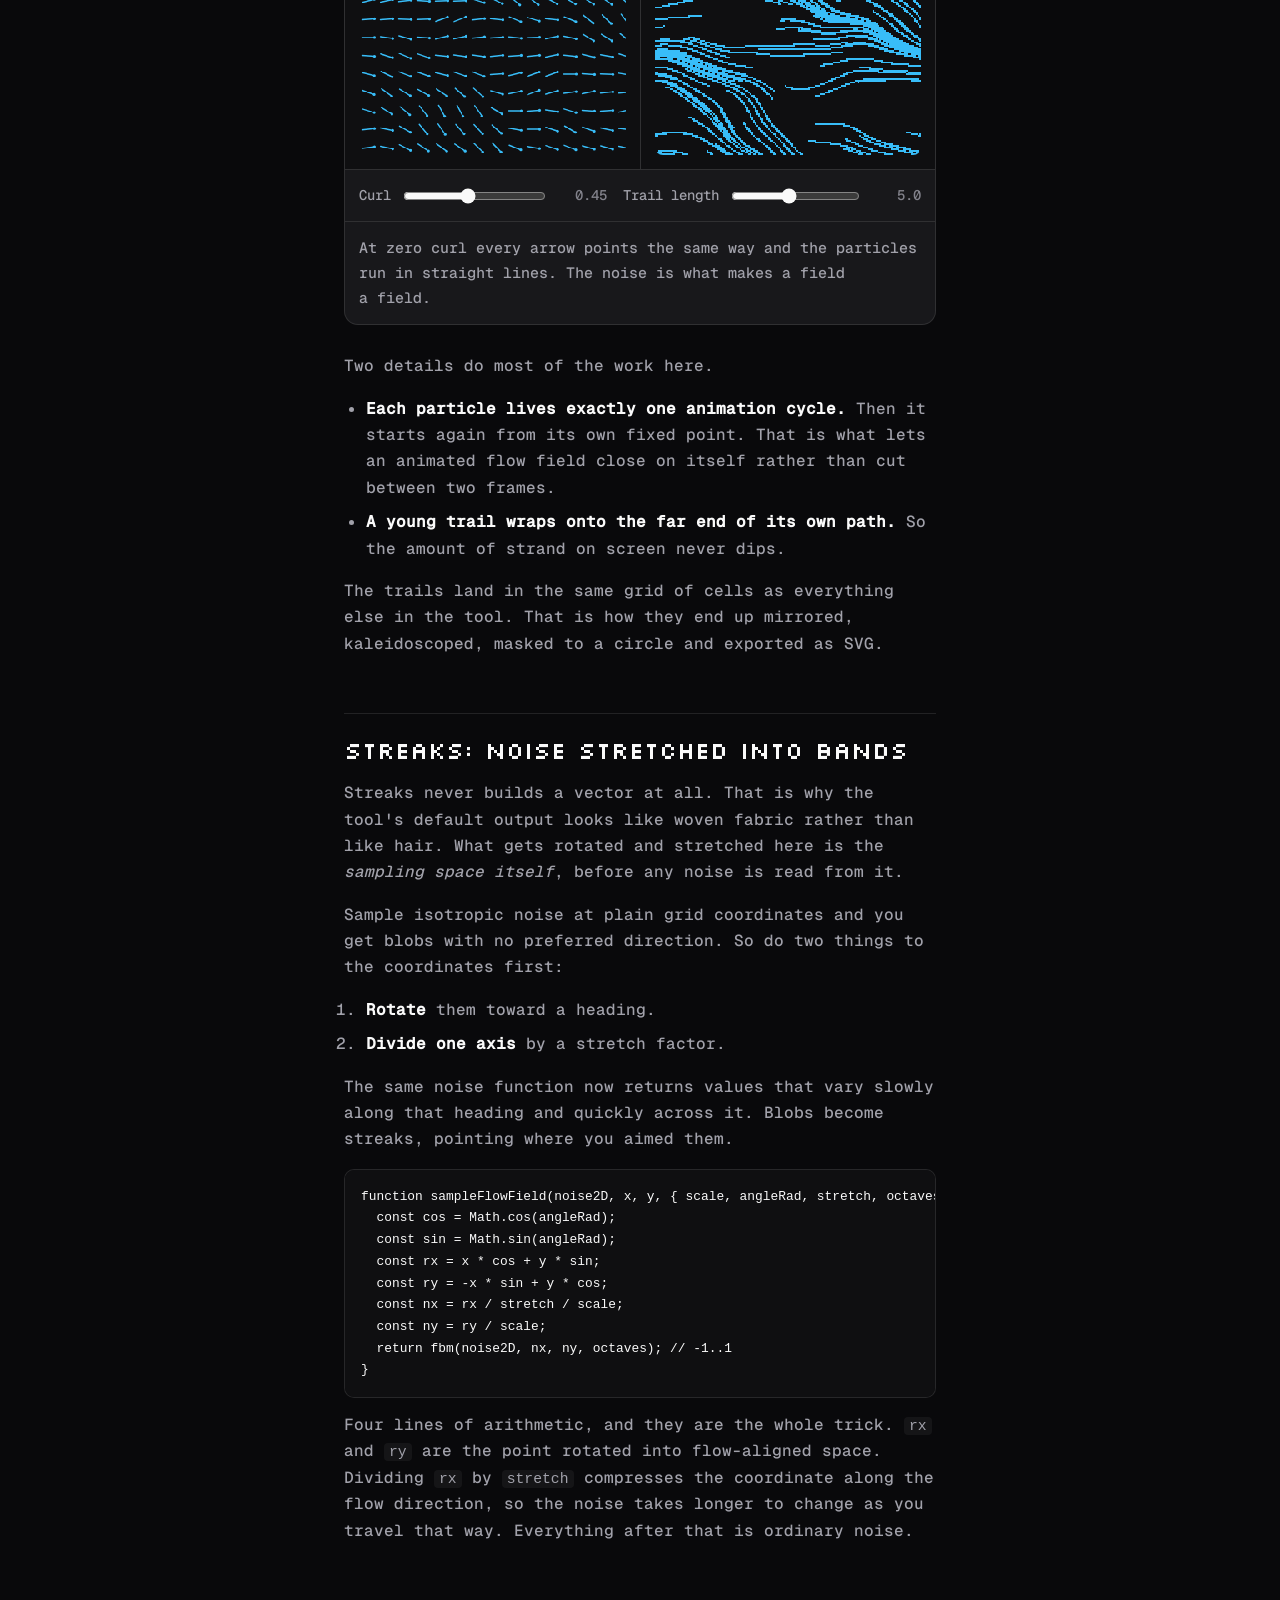
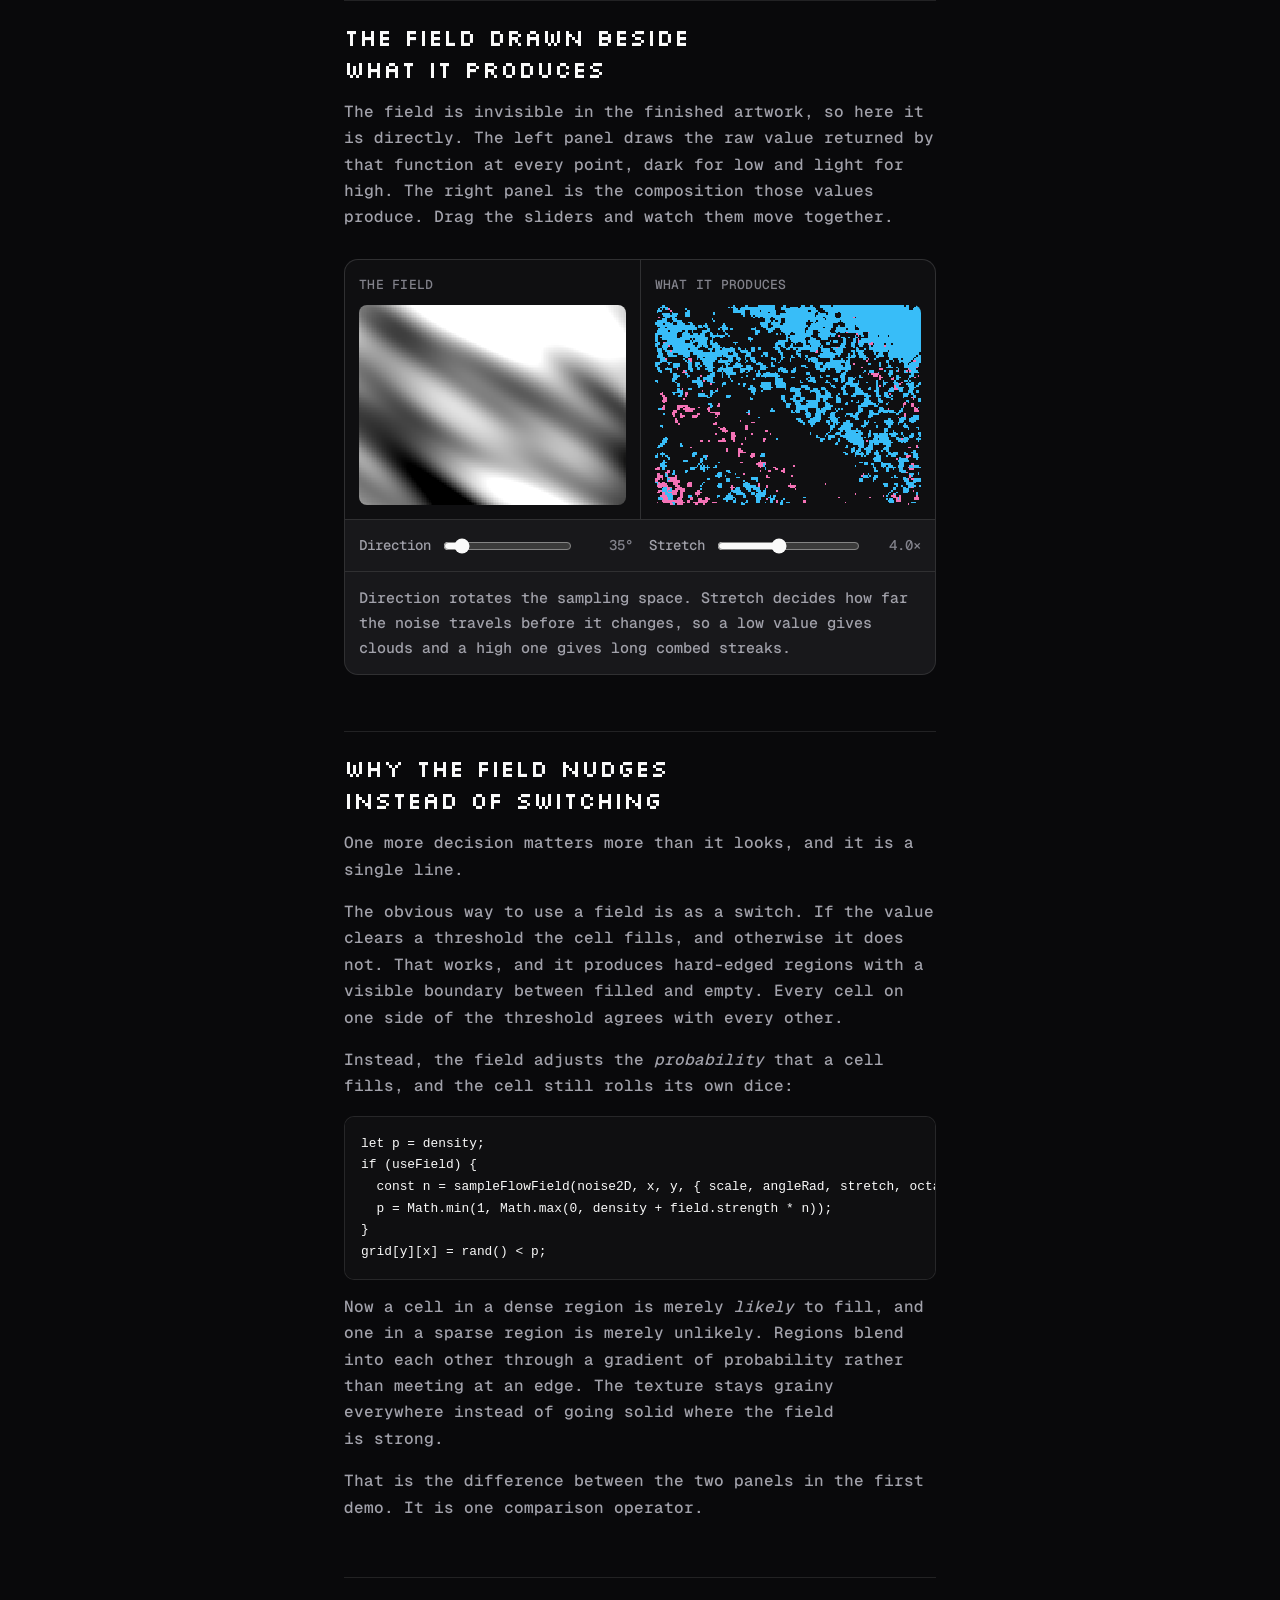
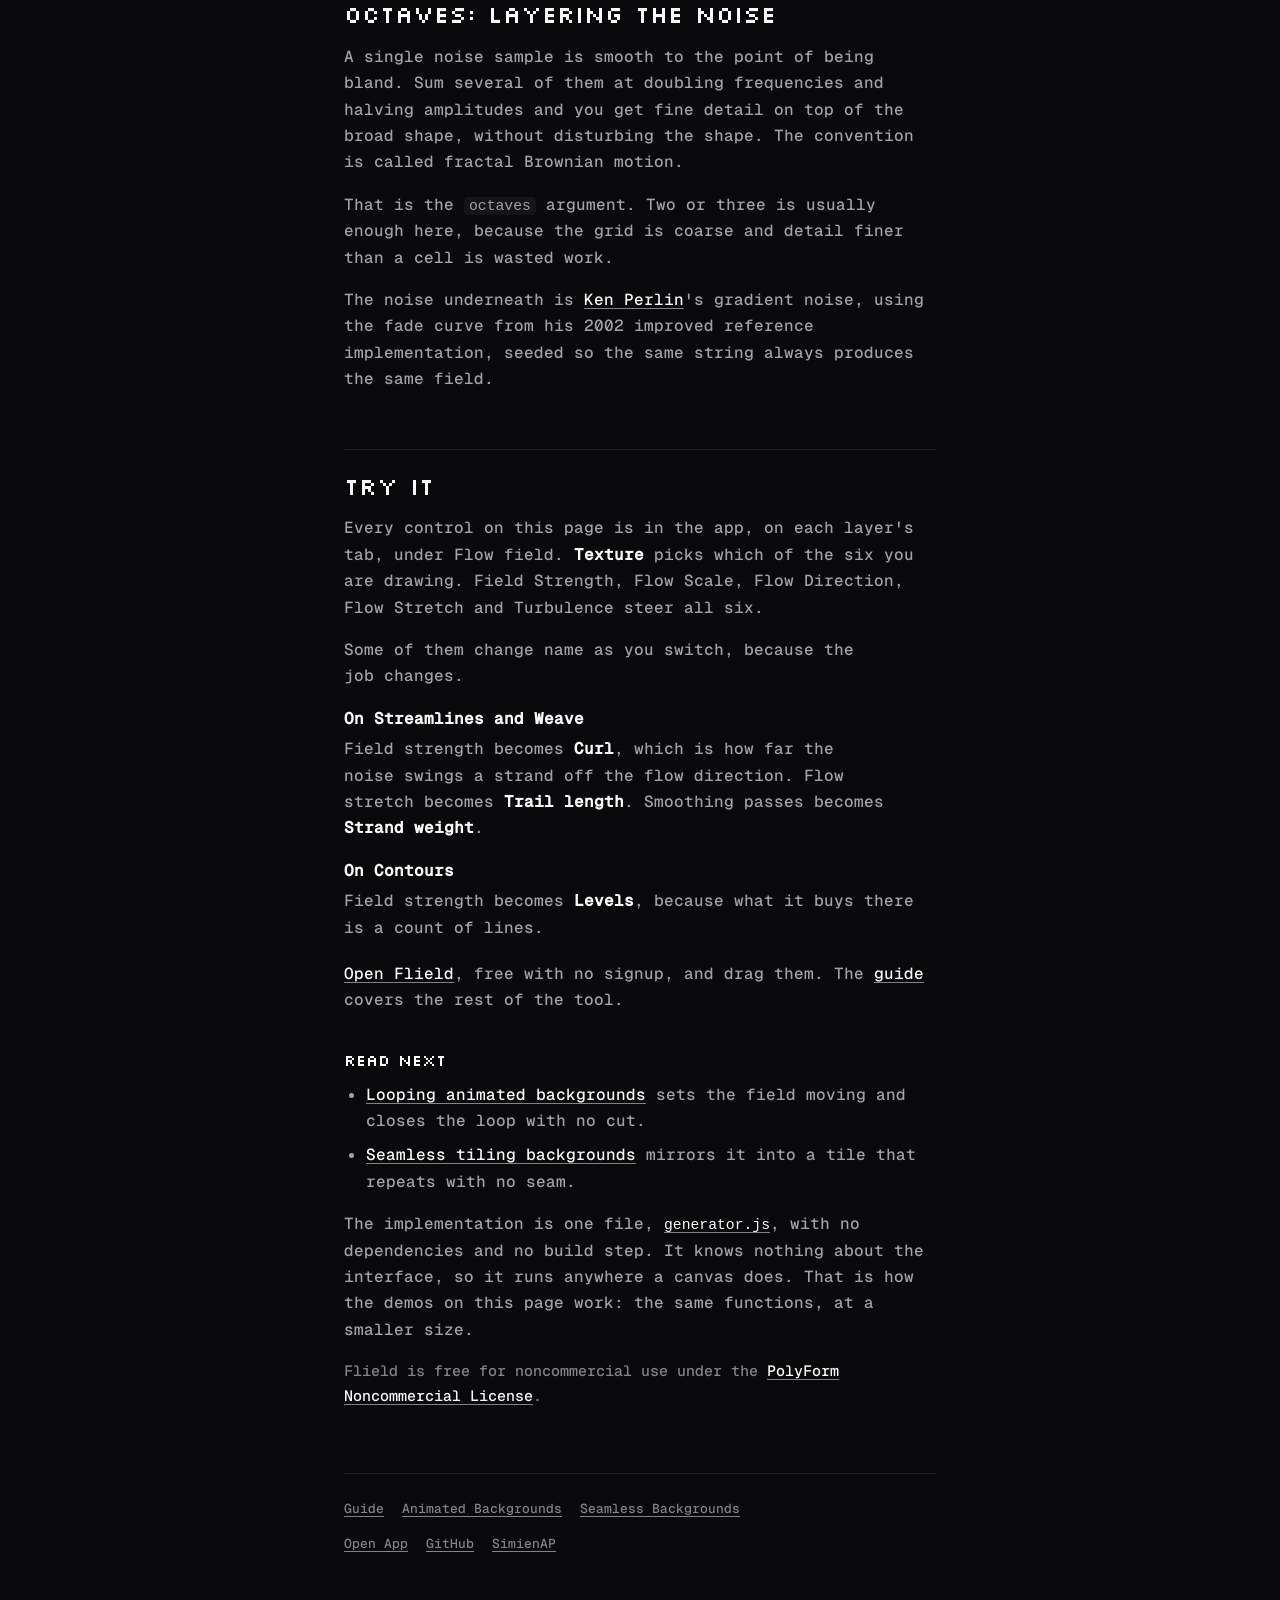
<file: flow-fields/index.html>
<!doctype html>
<html lang="en">
<head>
  <meta charset="UTF-8" />
  <meta name="viewport" content="width=device-width, initial-scale=1.0" />
  <!-- Above the theme script below, which sets it for the light theme;
       theme.js keeps it in step with the toggle. -->
  <meta name="theme-color" content="#09090b" />
  <!-- Same contract as the app and the guide: dark by default, light only
       for a visitor who has toggled it, read from the shared flield-theme
       key so the choice carries across pages without a flash. -->
  <script>
    try {
      if (localStorage.getItem("flield-theme") === "light") {
        document.documentElement.setAttribute("data-theme", "light");
        document.querySelector('meta[name="theme-color"]').setAttribute("content", "#f4f4f5");
      }
    } catch (err) {
      // localStorage can be unavailable (private browsing, blocked); dark stays the default.
    }
  </script>
  <title>What is a flow field? A visual explanation, with live examples</title>
  <meta name="description" content="A flow field is a grid of directions. What the field is, where the numbers come from, and six different things you can draw from them, with live demos." />
  <link rel="canonical" href="https://flield.com/flow-fields/" />
  <link rel="icon" type="image/svg+xml" href="../favicon.svg" />
  <link rel="apple-touch-icon" sizes="192x192" href="../icon-192.png" />

  <meta property="og:type" content="article" />
  <meta property="og:locale" content="en_US" />
  <meta property="og:url" content="https://flield.com/flow-fields/" />
  <meta property="og:site_name" content="Flield" />
  <meta property="og:title" content="What is a flow field? A visual explanation, with live examples" />
  <meta property="og:description" content="A flow field is a grid of directions. What the field is, where the numbers come from, and six different things you can draw from them, with live demos." />
  <meta property="og:image" content="https://flield.com/screenshot.png?v=9" />
  <meta property="og:image:width" content="1200" />
  <meta property="og:image:height" content="900" />
  <meta property="og:image:alt" content="A generated three-color composition in Flield" />
  <meta name="twitter:card" content="summary_large_image" />
  <meta name="twitter:title" content="What is a flow field? A visual explanation, with live examples" />
  <meta name="twitter:description" content="A flow field is a grid of directions. What the field is, where the numbers come from, and six different things you can draw from them, with live demos." />
  <meta name="twitter:image" content="https://flield.com/screenshot.png?v=9" />

  <!-- TechArticle, matching the guide's type, with the same about/@id
       pointing at the app node so a crawler reads one entity across the
       site's pages rather than several unrelated things. -->
  <script type="application/ld+json">
  {
    "@context": "https://schema.org",
    "@type": "TechArticle",
    "@id": "https://flield.com/flow-fields/#article",
    "headline": "What is a flow field? A visual explanation, with live examples",
    "description": "A flow field is a grid of directions. What the field is, where the numbers come from, and six different things you can draw from them, with live demos.",
    "url": "https://flield.com/flow-fields/",
    "mainEntityOfPage": "https://flield.com/flow-fields/",
    "about": { "@id": "https://flield.com/#app" },
    "inLanguage": "en",
    "image": "https://flield.com/screenshot.png?v=9",
    "datePublished": "2026-09-13",
    "dateModified": "2026-11-26",
    "proficiencyLevel": "Beginner",
    "author": {
      "@type": "Person",
      "@id": "https://simienap.com/#person",
      "name": "Simien",
      "url": "https://simienap.com",
      "sameAs": ["https://github.com/simien"]
    }
  }
  </script>

  <script type="application/ld+json">
  {
    "@context": "https://schema.org",
    "@type": "BreadcrumbList",
    "itemListElement": [
      {
        "@type": "ListItem",
        "position": 1,
        "name": "Flield",
        "item": "https://flield.com/"
      },
      {
        "@type": "ListItem",
        "position": 2,
        "name": "Flow fields",
        "item": "https://flield.com/flow-fields/"
      }
    ]
  }
  </script>
  <link rel="stylesheet" href="../guide.css?v=15" />
</head>
<body>
  <header class="site-header">
    <div class="wrap">
      <a class="wordmark" href="../"><svg class="lockup" viewBox="0 0 76 16" width="76" height="16" shape-rendering="crispEdges" aria-hidden="true" focusable="false"><path fill="#0a0f0d" d="M0 0h16v16h-16z"/><path fill="#d9f25a" d="M0 0h1v1h-1zM2 0h1v1h-1zM4 0h1v1h-1zM6 0h1v1h-1zM1 1h1v1h-1zM3 1h1v1h-1zM5 1h1v1h-1zM0 2h1v1h-1zM2 2h3v1h-3zM6 2h1v1h-1zM8 2h1v1h-1zM14 2h1v1h-1zM1 3h1v1h-1zM3 3h1v1h-1zM5 3h1v1h-1zM7 3h1v1h-1zM15 3h1v1h-1zM0 4h9v1h-9zM10 4h1v1h-1zM12 4h1v1h-1zM14 4h1v1h-1zM0 5h2v1h-2zM6 5h2v1h-2zM9 5h1v1h-1zM11 5h1v1h-1zM13 5h1v1h-1zM15 5h1v1h-1zM0 6h1v1h-1zM7 6h6v1h-6zM14 6h2v1h-2zM8 7h2v1h-2zM11 7h1v1h-1zM13 7h3v1h-3zM10 8h4v1h-4zM11 9h2v1h-2z"/><path fill="#1fa97a" d="M3 6h2v1h-2zM2 7h4v1h-4zM0 8h3v1h-3zM4 8h1v1h-1zM6 8h2v1h-2zM0 9h2v1h-2zM3 9h6v1h-6zM15 9h1v1h-1zM0 10h1v1h-1zM2 10h1v1h-1zM4 10h1v1h-1zM6 10h1v1h-1zM8 10h2v1h-2zM14 10h2v1h-2zM1 11h1v1h-1zM3 11h1v1h-1zM5 11h1v1h-1zM7 11h9v1h-9zM0 12h1v1h-1zM8 12h1v1h-1zM10 12h1v1h-1zM12 12h1v1h-1zM14 12h1v1h-1zM1 13h1v1h-1zM7 13h1v1h-1zM9 13h1v1h-1zM11 13h3v1h-3zM15 13h1v1h-1zM10 14h1v1h-1zM12 14h1v1h-1zM14 14h1v1h-1zM9 15h1v1h-1zM11 15h1v1h-1zM13 15h1v1h-1zM15 15h1v1h-1z"/><path fill="currentColor" transform="translate(22 3) scale(2)" d="M0 0h3v1h-3zM5 0h1v1h-1zM10 0h1v1h-1zM13 0h3v1h-3zM18 0h1v1h-1zM23 0h3v1h-3zM0 1h1v1h-1zM5 1h1v1h-1zM10 1h1v1h-1zM13 1h1v1h-1zM18 1h1v1h-1zM23 1h1v1h-1zM26 1h1v1h-1zM0 2h3v1h-3zM5 2h1v1h-1zM10 2h1v1h-1zM13 2h3v1h-3zM18 2h1v1h-1zM23 2h1v1h-1zM26 2h1v1h-1zM0 3h1v1h-1zM5 3h1v1h-1zM10 3h1v1h-1zM13 3h1v1h-1zM18 3h1v1h-1zM23 3h1v1h-1zM26 3h1v1h-1zM0 4h1v1h-1zM5 4h3v1h-3zM10 4h1v1h-1zM13 4h3v1h-3zM18 4h3v1h-3zM23 4h3v1h-3z"/></svg><span class="sr-only">Flield</span> <span class="wordmark-page">Flow Fields</span></a>
      <div class="header-actions">
        <a class="btn" href="../guide/">Guide</a>
        <button type="button" class="btn btn-icon" id="themeToggleBtn" title="Switch to light theme"><svg viewBox="0 0 256 256" width="16" height="16" fill="currentColor" aria-hidden="true"><path d="M116,36V20a12,12,0,0,1,24,0V36a12,12,0,0,1-24,0Zm80,92a68,68,0,1,1-68-68A68.07,68.07,0,0,1,196,128Zm-24,0a44,44,0,1,0-44,44A44.05,44.05,0,0,0,172,128ZM51.51,68.49a12,12,0,1,0,17-17l-12-12a12,12,0,0,0-17,17Zm0,119-12,12a12,12,0,0,0,17,17l12-12a12,12,0,1,0-17-17ZM196,72a12,12,0,0,0,8.49-3.51l12-12a12,12,0,0,0-17-17l-12,12A12,12,0,0,0,196,72Zm8.49,115.51a12,12,0,0,0-17,17l12,12a12,12,0,0,0,17-17ZM48,128a12,12,0,0,0-12-12H20a12,12,0,0,0,0,24H36A12,12,0,0,0,48,128Zm80,80a12,12,0,0,0-12,12v16a12,12,0,0,0,24,0V220A12,12,0,0,0,128,208Zm108-92H220a12,12,0,0,0,0,24h16a12,12,0,0,0,0-24Z"/></svg></button>
      </div>
    </div>
  </header>

  <main class="wrap">
    <h1>What is a flow field?</h1>
    <p class="lede">A flow field is a grid of directions. Every point on it says which way to go. Give it to a drawing and the randomness stops scattering and starts flowing.</p>

    <h2 id="definition">What a flow field is made of</h2>

    <p>Take a patch of space and put a number at every point. Turn each number into an angle. You now have a field of arrows, and anything you drop on it has somewhere to go.</p>

    <p>Two choices make the field what it is.</p>

    <dl>
      <dt>Where the numbers come from</dt>
      <dd>Almost always a noise function, usually Perlin or simplex. Noise gives values that drift smoothly rather than jump about. Neighbouring arrows end up pointing nearly the same way, so the field reads as a current rather than a mess.</dd>
      <dt>What you do with them</dt>
      <dd>A separate decision. Most generative art releases particles onto the field and draws their trails. You can also read the numbers as brightness, as a height, or as a nudge on some other choice.</dd>
    </dl>

    <p>The field is just the numbers. The picture is what you make of them.</p>

    <p>The rest of this page shows that idea working, using <a href="../">Flield</a>, a seamless background generator that runs in the browser. Every panel below is drawn live by the same code the app uses. Where a name is Flield's own rather than the general term, it says so.</p>

    <h2 id="static">The same composition, with and without a field</h2>

    <p>Both panels below use the same seed, the same density and the same colors. The only difference is whether a field is steering the result.</p>

    <div class="demo">
      <div class="demo-canvases">
        <div class="demo-pane">
          <p class="demo-label">No field</p>
          <canvas id="staticCanvas" role="img" aria-label="No field: cells filled at random, evenly scattered." width="320" height="240"></canvas>
        </div>
        <div class="demo-pane">
          <p class="demo-label">With a field</p>
          <canvas id="fieldCanvas" role="img" aria-label="With a field: the same random cells gathered into bands and thinned into valleys." width="320" height="240"></canvas>
        </div>
      </div>
      <div class="demo-controls">
        <button type="button" class="btn" id="rerollBtn">Reroll both</button>
      </div>
      <p class="demo-caption">Left, every cell decides on its own and the result is evenly scattered. Right, a field biases those decisions, and the same randomness gathers into bands and thins into valleys.</p>
    </div>

    <h2 id="classic">Six ways to draw one field</h2>

    <p>In most generative art, a flow field is a grid of vectors. You sample noise at each point, turn the value into an angle, and release particles that steer by whatever angle they are standing on. The particles trace the field, and the drawing is the trails they leave.</p>

    <p>That is one thing to do with a set of numbers. Flield does it, and five others.</p>

    <p class="meta">The six names below are Flield's, not the field's. They are worth a look anyway, because each is a different answer to one question: you have the numbers, so what do you draw?</p>

    <div class="table-scroll">
      <table>
        <thead>
          <tr><th>Texture</th><th>What it makes of the field</th></tr>
        </thead>
        <tbody>
          <tr><td><strong>Streaks</strong></td><td>Reads the value as a nudge on how likely each cell is to fill. Combed bands.</td></tr>
          <tr><td><strong>Nebula</strong></td><td>Folds the value at zero. The curves the field crosses there turn into bright filaments with dark gaps around them.</td></tr>
          <tr><td><strong>Marble</strong></td><td>Moves where each cell reads from, using a second and coarser field. Then it does what Streaks does.</td></tr>
          <tr><td><strong>Contours</strong></td><td>Cuts the value into levels and draws the lines between them. A contour map of the field.</td></tr>
          <tr><td><strong>Streamlines</strong></td><td>Turns the value into an angle and traces particles along it. The classic construction.</td></tr>
          <tr><td><strong>Weave</strong></td><td>Streamlines twice over, the second set a quarter turn across the first.</td></tr>
        </tbody>
      </table>
    </div>

    <p>The two furthest apart are explained in full below. The rest are variations on one or the other.</p>

    <h2 id="streamlines">Streamlines: particles traced along the field</h2>

    <p>This is the classic construction. The left panel below is the field itself. One arrow per patch of grid, each pointing where a particle standing there would go.</p>

    <p>The right panel is what you get by dropping particles on that field and recording where they went. Turn the curl up and the arrows swing further off the flow direction. The strands bend with them, because both are reading the same numbers.</p>

    <div class="demo">
      <div class="demo-canvases">
        <div class="demo-pane">
          <p class="demo-label">The vectors</p>
          <canvas id="arrowCanvas" role="img" aria-label="The vectors: one arrow per patch of the grid, each pointing where the field flows there." width="320" height="240"></canvas>
        </div>
        <div class="demo-pane">
          <p class="demo-label">Particles tracing them</p>
          <canvas id="streamCanvas" role="img" aria-label="Particles tracing them: strands drawn by particles following those arrows." width="320" height="240"></canvas>
        </div>
      </div>
      <div class="demo-controls">
        <div class="demo-control">
          <label for="curlRange">Curl</label>
          <input type="range" id="curlRange" min="0" max="1" value="0.45" step="0.01" />
          <span class="demo-value" id="curlValue">0.45</span>
        </div>
        <div class="demo-control">
          <label for="trailRange">Trail length</label>
          <input type="range" id="trailRange" min="1" max="10" value="5" step="0.1" />
          <span class="demo-value" id="trailValue">5.0</span>
        </div>
      </div>
      <p class="demo-caption">At zero curl every arrow points the same way and the particles run in straight lines. The noise is what makes a field a field.</p>
    </div>

    <p>Two details do most of the work here.</p>

    <ul>
      <li><strong>Each particle lives exactly one animation cycle.</strong> Then it starts again from its own fixed point. That is what lets an animated flow field close on itself rather than cut between two frames.</li>
      <li><strong>A young trail wraps onto the far end of its own path.</strong> So the amount of strand on screen never dips.</li>
    </ul>

    <p>The trails land in the same grid of cells as everything else in the tool. That is how they end up mirrored, kaleidoscoped, masked to a circle and exported as SVG.</p>

    <h2 id="streaks">Streaks: noise stretched into bands</h2>

    <p>Streaks never builds a vector at all. That is why the tool's default output looks like woven fabric rather than like hair. What gets rotated and stretched here is the <em>sampling space itself</em>, before any noise is read from it.</p>

    <p>Sample isotropic noise at plain grid coordinates and you get blobs with no preferred direction. So do two things to the coordinates first:</p>

    <ol>
      <li><strong>Rotate</strong> them toward a heading.</li>
      <li><strong>Divide one axis</strong> by a stretch factor.</li>
    </ol>

    <p>The same noise function now returns values that vary slowly along that heading and quickly across it. Blobs become streaks, pointing where you aimed them.</p>

    <pre><code>function sampleFlowField(noise2D, x, y, { scale, angleRad, stretch, octaves }) {
  const cos = Math.cos(angleRad);
  const sin = Math.sin(angleRad);
  const rx = x * cos + y * sin;
  const ry = -x * sin + y * cos;
  const nx = rx / stretch / scale;
  const ny = ry / scale;
  return fbm(noise2D, nx, ny, octaves); // -1..1
}</code></pre>

    <p>Four lines of arithmetic, and they are the whole trick. <code>rx</code> and <code>ry</code> are the point rotated into flow-aligned space. Dividing <code>rx</code> by <code>stretch</code> compresses the coordinate along the flow direction, so the noise takes longer to change as you travel that way. Everything after that is ordinary noise.</p>

    <h2 id="see">The field drawn beside what it produces</h2>

    <p>The field is invisible in the finished artwork, so here it is directly. The left panel draws the raw value returned by that function at every point, dark for low and light for high. The right panel is the composition those values produce. Drag the sliders and watch them move together.</p>

    <div class="demo">
      <div class="demo-canvases">
        <div class="demo-pane">
          <p class="demo-label">The field</p>
          <canvas id="heatCanvas" role="img" aria-label="The field: its value at every point, dark for low and light for high." width="320" height="240"></canvas>
        </div>
        <div class="demo-pane">
          <p class="demo-label">What it produces</p>
          <canvas id="artCanvas" role="img" aria-label="What it produces: the composition those field values make." width="320" height="240"></canvas>
        </div>
      </div>
      <div class="demo-controls">
        <div class="demo-control">
          <label for="angleRange">Direction</label>
          <input type="range" id="angleRange" min="0" max="360" value="35" step="1" />
          <span class="demo-value" id="angleValue">35&deg;</span>
        </div>
        <div class="demo-control">
          <label for="stretchRange">Stretch</label>
          <input type="range" id="stretchRange" min="1" max="8" value="4" step="0.1" />
          <span class="demo-value" id="stretchValue">4.0&times;</span>
        </div>
      </div>
      <p class="demo-caption">Direction rotates the sampling space. Stretch decides how far the noise travels before it changes, so a low value gives clouds and a high one gives long combed streaks.</p>
    </div>

    <h2 id="bias">Why the field nudges instead of switching</h2>

    <p>One more decision matters more than it looks, and it is a single line.</p>

    <p>The obvious way to use a field is as a switch. If the value clears a threshold the cell fills, and otherwise it does not. That works, and it produces hard-edged regions with a visible boundary between filled and empty. Every cell on one side of the threshold agrees with every other.</p>

    <p>Instead, the field adjusts the <em>probability</em> that a cell fills, and the cell still rolls its own dice:</p>

    <pre><code>let p = density;
if (useField) {
  const n = sampleFlowField(noise2D, x, y, { scale, angleRad, stretch, octaves });
  p = Math.min(1, Math.max(0, density + field.strength * n));
}
grid[y][x] = rand() &lt; p;</code></pre>

    <p>Now a cell in a dense region is merely <em>likely</em> to fill, and one in a sparse region is merely unlikely. Regions blend into each other through a gradient of probability rather than meeting at an edge. The texture stays grainy everywhere instead of going solid where the field is strong.</p>

    <p>That is the difference between the two panels in the first demo. It is one comparison operator.</p>

    <h2 id="octaves">Octaves: layering the noise</h2>

    <p>A single noise sample is smooth to the point of being bland. Sum several of them at doubling frequencies and halving amplitudes and you get fine detail on top of the broad shape, without disturbing the shape. The convention is called fractal Brownian motion.</p>

    <p>That is the <code>octaves</code> argument. Two or three is usually enough here, because the grid is coarse and detail finer than a cell is wasted work.</p>

    <p>The noise underneath is <a href="https://en.wikipedia.org/wiki/Ken_Perlin" target="_blank" rel="noopener">Ken Perlin</a>'s gradient noise, using the fade curve from his 2002 improved reference implementation, seeded so the same string always produces the same field.</p>

    <h2 id="try">Try it</h2>

    <p>Every control on this page is in the app, on each layer's tab, under Flow field. <strong>Texture</strong> picks which of the six you are drawing. Field Strength, Flow Scale, Flow Direction, Flow Stretch and Turbulence steer all six.</p>

    <p>Some of them change name as you switch, because the job changes.</p>

    <dl>
      <dt>On Streamlines and Weave</dt>
      <dd>Field strength becomes <strong>Curl</strong>, which is how far the noise swings a strand off the flow direction. Flow stretch becomes <strong>Trail length</strong>. Smoothing passes becomes <strong>Strand weight</strong>.</dd>
      <dt>On Contours</dt>
      <dd>Field strength becomes <strong>Levels</strong>, because what it buys there is a count of lines.</dd>
    </dl>

    <p><a href="../">Open Flield</a>, free with no signup, and drag them. The <a href="../guide/">guide</a> covers the rest of the tool.</p>

    <h3>Read next</h3>

    <ul>
      <li><a href="../animated-backgrounds/">Looping animated backgrounds</a> sets the field moving and closes the loop with no cut.</li>
      <li><a href="../seamless-backgrounds/">Seamless tiling backgrounds</a> mirrors it into a tile that repeats with no seam.</li>
    </ul>

    <p>The implementation is one file, <a href="https://github.com/simien/Flield/blob/main/generator.js" target="_blank" rel="noopener"><code>generator.js</code></a>, with no dependencies and no build step. It knows nothing about the interface, so it runs anywhere a canvas does. That is how the demos on this page work: the same functions, at a smaller size.</p>

    <p class="meta">Flield is free for noncommercial use under the <a href="https://github.com/simien/Flield/blob/main/LICENSE.md" target="_blank" rel="noopener">PolyForm Noncommercial License</a>.</p>

  </main>

  <footer class="wrap">
    <div class="site-footer">
      <div class="site-footer-row">
        <a href="../guide/">Guide</a>
        <a href="../animated-backgrounds/">Animated Backgrounds</a>
        <a href="../seamless-backgrounds/">Seamless Backgrounds</a>
      </div>
      <div class="site-footer-row">
        <a href="../">Open App</a>
        <a href="https://github.com/simien/Flield" target="_blank" rel="noopener">GitHub</a>
        <a href="https://simienap.com" target="_blank" rel="noopener">SimienAP</a>
      </div>
    </div>
  </footer>

  <script src="../generator.js?v=16"></script>
  <script src="../theme.js?v=1"></script>
  <script>
    // One palette for every demo on the page, so the comparisons differ in
    // the thing being compared and nothing else. Read from the stylesheet's
    // own tokens where the background is concerned, so the canvases sit on
    // the page rather than on a color that only matches one theme.
    function paletteFor() {
      const styles = getComputedStyle(document.documentElement);
      return {
        bg: styles.getPropertyValue("--well").trim() || "#0f0f11",
        a: "#38bdf8",
        b: "#f472b6",
      };
    }

    const BLOCK = 2;

    // A layer built from the page's shared palette, with only the fields
    // each demo actually varies passed in.
    function layer(seed, color, density, overrides) {
      return Object.assign({
        seed,
        color,
        density,
        fieldStrength: 0,
        fieldScale: 90,
        flowAngle: 35,
        flowStretch: 4,
        fieldOctaves: 2,
        symmetry: "none",
        smoothPasses: 1,
      }, overrides);
    }

    function paint(canvas, layerA, layerB, blockSize) {
      const palette = paletteFor();
      const options = {
        width: canvas.width,
        height: canvas.height,
        blockSize: blockSize || BLOCK,
        bgColor: palette.bg,
        layerA,
        layerB,
        shapeMask: "none",
      };
      const { gridA, gridB, cols, rows } = generate(options);
      renderToCanvas(canvas, {
        ...options,
        colorA: layerA.color,
        colorB: layerB.color,
        gridA,
        gridB,
        cols,
        rows,
      });
    }

    // Demo 1: identical inputs either side, field strength the only
    // difference, so the comparison is honest.
    const staticCanvas = document.getElementById("staticCanvas");
    const fieldCanvas = document.getElementById("fieldCanvas");
    let compareSeed = "flowfield";

    function renderCompare() {
      const palette = paletteFor();
      const a = layer(compareSeed + "-a", palette.a, 0.42, { fieldStrength: 0 });
      const b = layer(compareSeed + "-b", palette.b, 0.24, { fieldStrength: 0, fieldScale: 70, flowAngle: 120 });
      paint(staticCanvas, a, b);
      paint(
        fieldCanvas,
        Object.assign({}, a, { fieldStrength: 0.5 }),
        Object.assign({}, b, { fieldStrength: 0.45 })
      );
    }

    document.getElementById("rerollBtn").addEventListener("click", () => {
      compareSeed = Math.random().toString(36).slice(2);
      renderCompare();
    });

    // Demo 2: the field drawn directly, beside the art it produces. Both
    // read the same angle and stretch, which is the point of the pairing.
    const heatCanvas = document.getElementById("heatCanvas");
    const artCanvas = document.getElementById("artCanvas");
    const angleRange = document.getElementById("angleRange");
    const stretchRange = document.getElementById("stretchRange");
    const angleValue = document.getElementById("angleValue");
    const stretchValue = document.getElementById("stretchValue");

    const HEAT_SEED = "heatmap";
    const HEAT_SCALE_PX = 90;
    const heatNoise = makePerlin(HEAT_SEED);

    function renderHeat() {
      const angle = Number(angleRange.value);
      const stretch = Number(stretchRange.value);
      const ctx = heatCanvas.getContext("2d");
      const cols = Math.floor(heatCanvas.width / BLOCK);
      const rows = Math.floor(heatCanvas.height / BLOCK);
      // fieldScale is expressed in canvas pixels in the UI, and sampled per
      // cell here, so it converts the same way buildGrid does.
      const scale = HEAT_SCALE_PX / BLOCK;
      const angleRad = (angle * Math.PI) / 180;
      const image = ctx.createImageData(cols, rows);
      for (let y = 0; y < rows; y++) {
        for (let x = 0; x < cols; x++) {
          const n = sampleFlowField(heatNoise, x, y, { scale, angleRad, stretch, octaves: 2 });
          // The raw value clusters tightly around zero (see FIELD_GAIN in
          // generator.js), so it gets the same gain here before mapping to
          // a gray, or the whole image would be one flat mid-tone.
          const v = Math.max(0, Math.min(1, 0.5 + n * 2));
          const level = Math.round(v * 255);
          const i = (y * cols + x) * 4;
          image.data[i] = level;
          image.data[i + 1] = level;
          image.data[i + 2] = level;
          image.data[i + 3] = 255;
        }
      }
      // Painted at cell resolution then scaled up, the same way the artwork
      // is, so the two panels line up cell for cell.
      const buffer = document.createElement("canvas");
      buffer.width = cols;
      buffer.height = rows;
      buffer.getContext("2d").putImageData(image, 0, 0);
      ctx.imageSmoothingEnabled = false;
      ctx.clearRect(0, 0, heatCanvas.width, heatCanvas.height);
      ctx.drawImage(buffer, 0, 0, heatCanvas.width, heatCanvas.height);
    }

    function renderArt() {
      const palette = paletteFor();
      const angle = Number(angleRange.value);
      const stretch = Number(stretchRange.value);
      const a = layer(HEAT_SEED + "-a", palette.a, 0.4, {
        fieldStrength: 0.5,
        fieldScale: HEAT_SCALE_PX,
        flowAngle: angle,
        flowStretch: stretch,
      });
      const b = layer(HEAT_SEED + "-b", palette.b, 0.22, {
        fieldStrength: 0.45,
        fieldScale: HEAT_SCALE_PX,
        flowAngle: angle,
        flowStretch: stretch,
      });
      paint(artCanvas, a, b);
    }

    function renderPair() {
      angleValue.textContent = `${angleRange.value}°`;
      stretchValue.textContent = `${Number(stretchRange.value).toFixed(1)}×`;
      renderHeat();
      renderArt();
    }

    angleRange.addEventListener("input", renderPair);
    stretchRange.addEventListener("input", renderPair);

    // Demo 3: the vector field drawn as arrows, beside the streamlines
    // those arrows produce. Both sides read the same noise through the
    // same call the generator uses, and both apply STREAM_TURN to it, so
    // an arrow really does point where the strand crossing it is going.
    const arrowCanvas = document.getElementById("arrowCanvas");
    const streamCanvas = document.getElementById("streamCanvas");
    const curlRange = document.getElementById("curlRange");
    const trailRange = document.getElementById("trailRange");
    const curlValue = document.getElementById("curlValue");
    const trailValue = document.getElementById("trailValue");

    const STREAM_DEMO_SEED = "streamlines";
    const STREAM_SCALE_PX = 110;
    const STREAM_ANGLE = 20;
    // Arrows every this many canvas pixels. Close enough to read as a
    // field, far enough apart that the heads don't collide.
    const ARROW_SPACING = 22;
    const streamNoise = makePerlin(STREAM_DEMO_SEED + "|field");

    // The heading a particle standing at this cell would take: the flow
    // direction, swung off it by the field value. Identical to what
    // drawStreamlines does per step, minus the interpolation between
    // cells. Sampled unstretched, because a heading wants isotropic
    // noise under it.
    function streamAngleAt(x, y, curl) {
      const angleRad = (STREAM_ANGLE * Math.PI) / 180;
      const n = sampleFlowField(streamNoise, x, y, {
        scale: STREAM_SCALE_PX / BLOCK,
        angleRad,
        stretch: 1,
        octaves: 2,
      });
      return angleRad + n * STREAM_TURN * curl;
    }

    function renderArrows() {
      const curl = Number(curlRange.value);
      const palette = paletteFor();
      const ctx = arrowCanvas.getContext("2d");
      ctx.fillStyle = palette.bg;
      ctx.fillRect(0, 0, arrowCanvas.width, arrowCanvas.height);
      ctx.strokeStyle = palette.a;
      ctx.fillStyle = palette.a;
      ctx.lineWidth = 1.5;
      ctx.lineCap = "round";
      const half = ARROW_SPACING * 0.34;
      for (let py = ARROW_SPACING / 2; py < arrowCanvas.height; py += ARROW_SPACING) {
        for (let px = ARROW_SPACING / 2; px < arrowCanvas.width; px += ARROW_SPACING) {
          // The generator samples per grid cell, so the arrow asks the
          // field about the cell it is sitting on rather than the pixel.
          const angle = streamAngleAt(px / BLOCK, py / BLOCK, curl);
          const dx = Math.cos(angle) * half;
          const dy = Math.sin(angle) * half;
          ctx.beginPath();
          ctx.moveTo(px - dx, py - dy);
          ctx.lineTo(px + dx, py + dy);
          ctx.stroke();
          // A dot for the head, rather than two more strokes for a
          // barbed one: at this size the barbs read as noise.
          ctx.beginPath();
          ctx.arc(px + dx, py + dy, 1.6, 0, Math.PI * 2);
          ctx.fill();
        }
      }
    }

    function renderStream() {
      const palette = paletteFor();
      const curl = Number(curlRange.value);
      const stretch = Number(trailRange.value);
      const common = {
        texture: "streamlines",
        fieldStrength: curl,
        fieldScale: STREAM_SCALE_PX,
        flowAngle: STREAM_ANGLE,
        flowStretch: stretch,
        smoothPasses: 0,
      };
      // One layer, not the page's usual two: the arrows describe one
      // field, and a second color tracing a different one would
      // undercut the only thing this pair is here to show.
      paint(
        streamCanvas,
        layer(STREAM_DEMO_SEED, palette.a, 0.24, common),
        layer(STREAM_DEMO_SEED + "-b", palette.b, 0, common)
      );
    }

    function renderStreamPair() {
      curlValue.textContent = Number(curlRange.value).toFixed(2);
      trailValue.textContent = Number(trailRange.value).toFixed(1);
      renderArrows();
      renderStream();
    }

    curlRange.addEventListener("input", renderStreamPair);
    trailRange.addEventListener("input", renderStreamPair);

    function renderAll() {
      renderCompare();
      renderStreamPair();
      renderPair();
    }

    // The demos paint their own background color, so they need a repaint
    // to follow the theme rather than sitting at the other one's palette.
    document.addEventListener("themechange", () => renderAll());

    renderAll();
  </script>
  <!-- Cloudflare Web Analytics: the same manual snippet as the app page,
       since the edge injects nothing into a Worker's static assets. -->
  <script type='module' src='https://static.cloudflareinsights.com/beacon.min.js' data-cf-beacon='{"token": "d0b20fbf211d45efb84596a5f93dd3d1"}'></script>
</body>
</html>
</file>
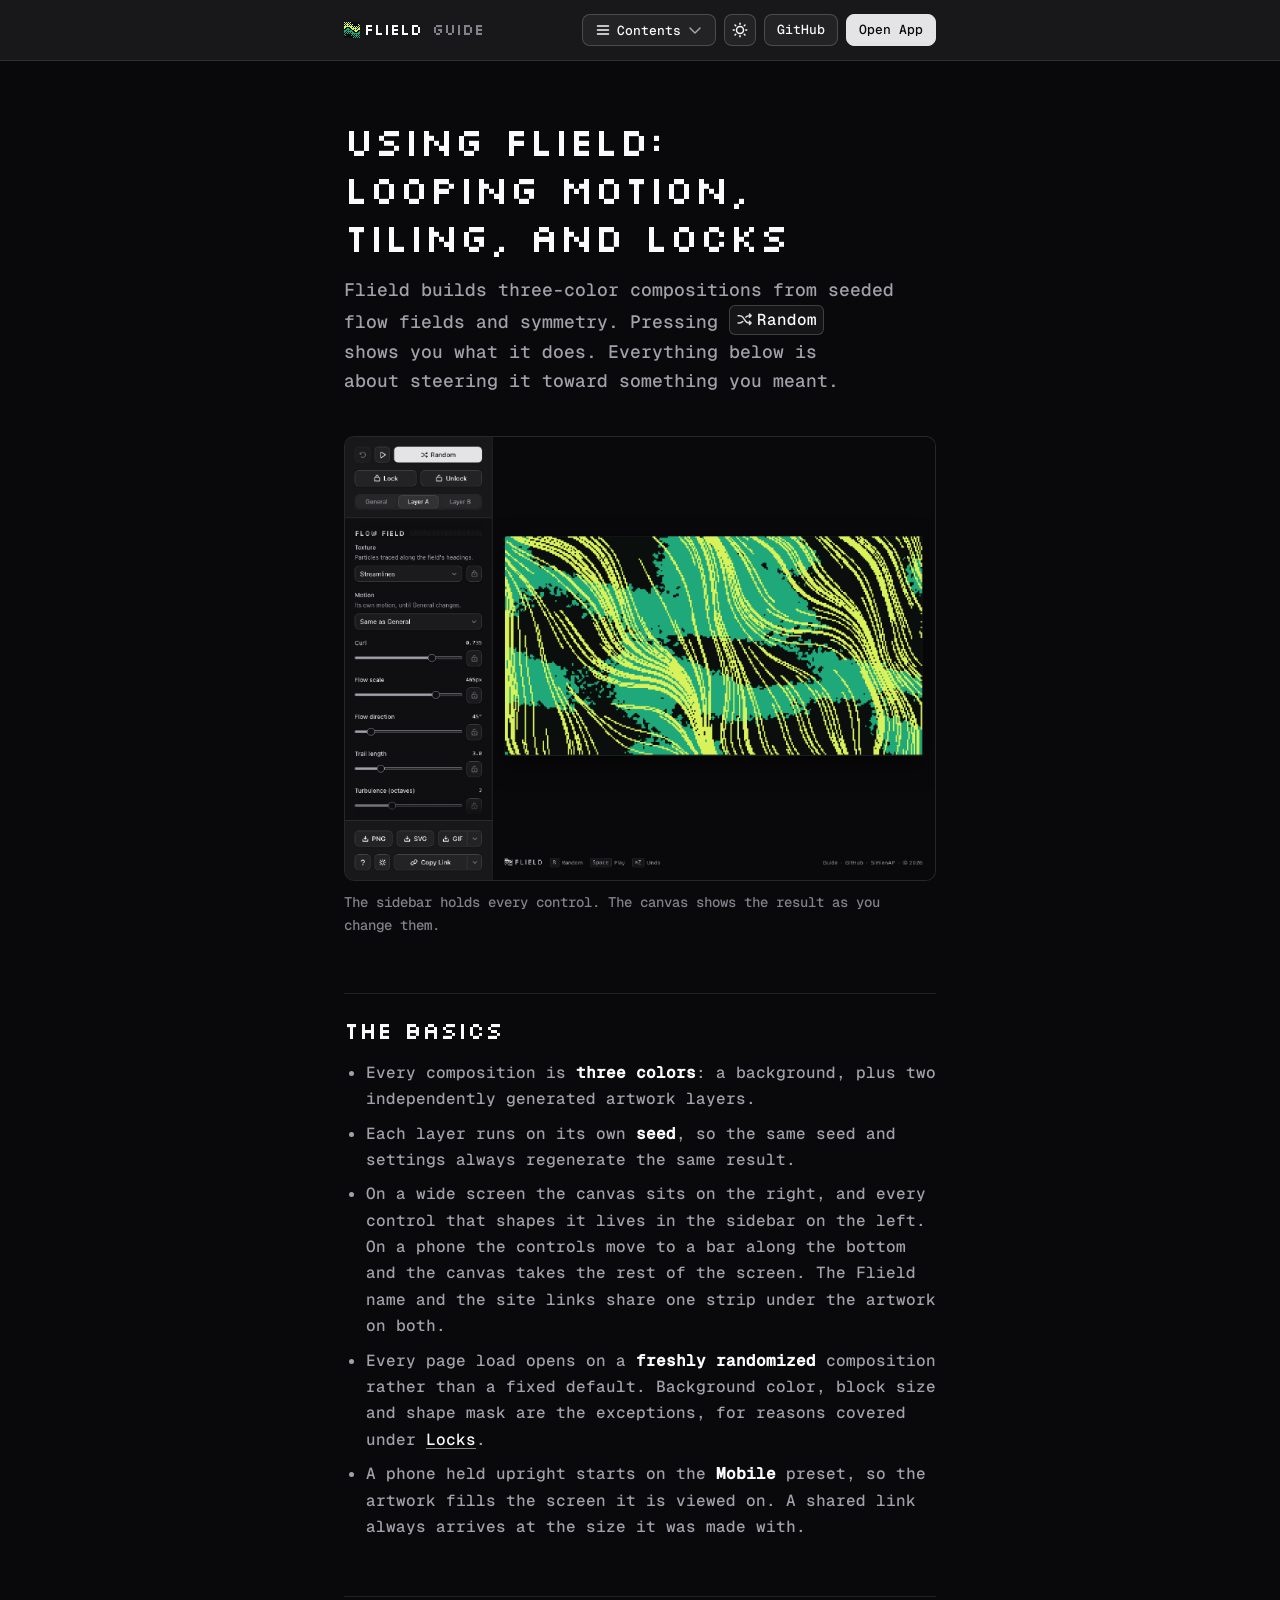
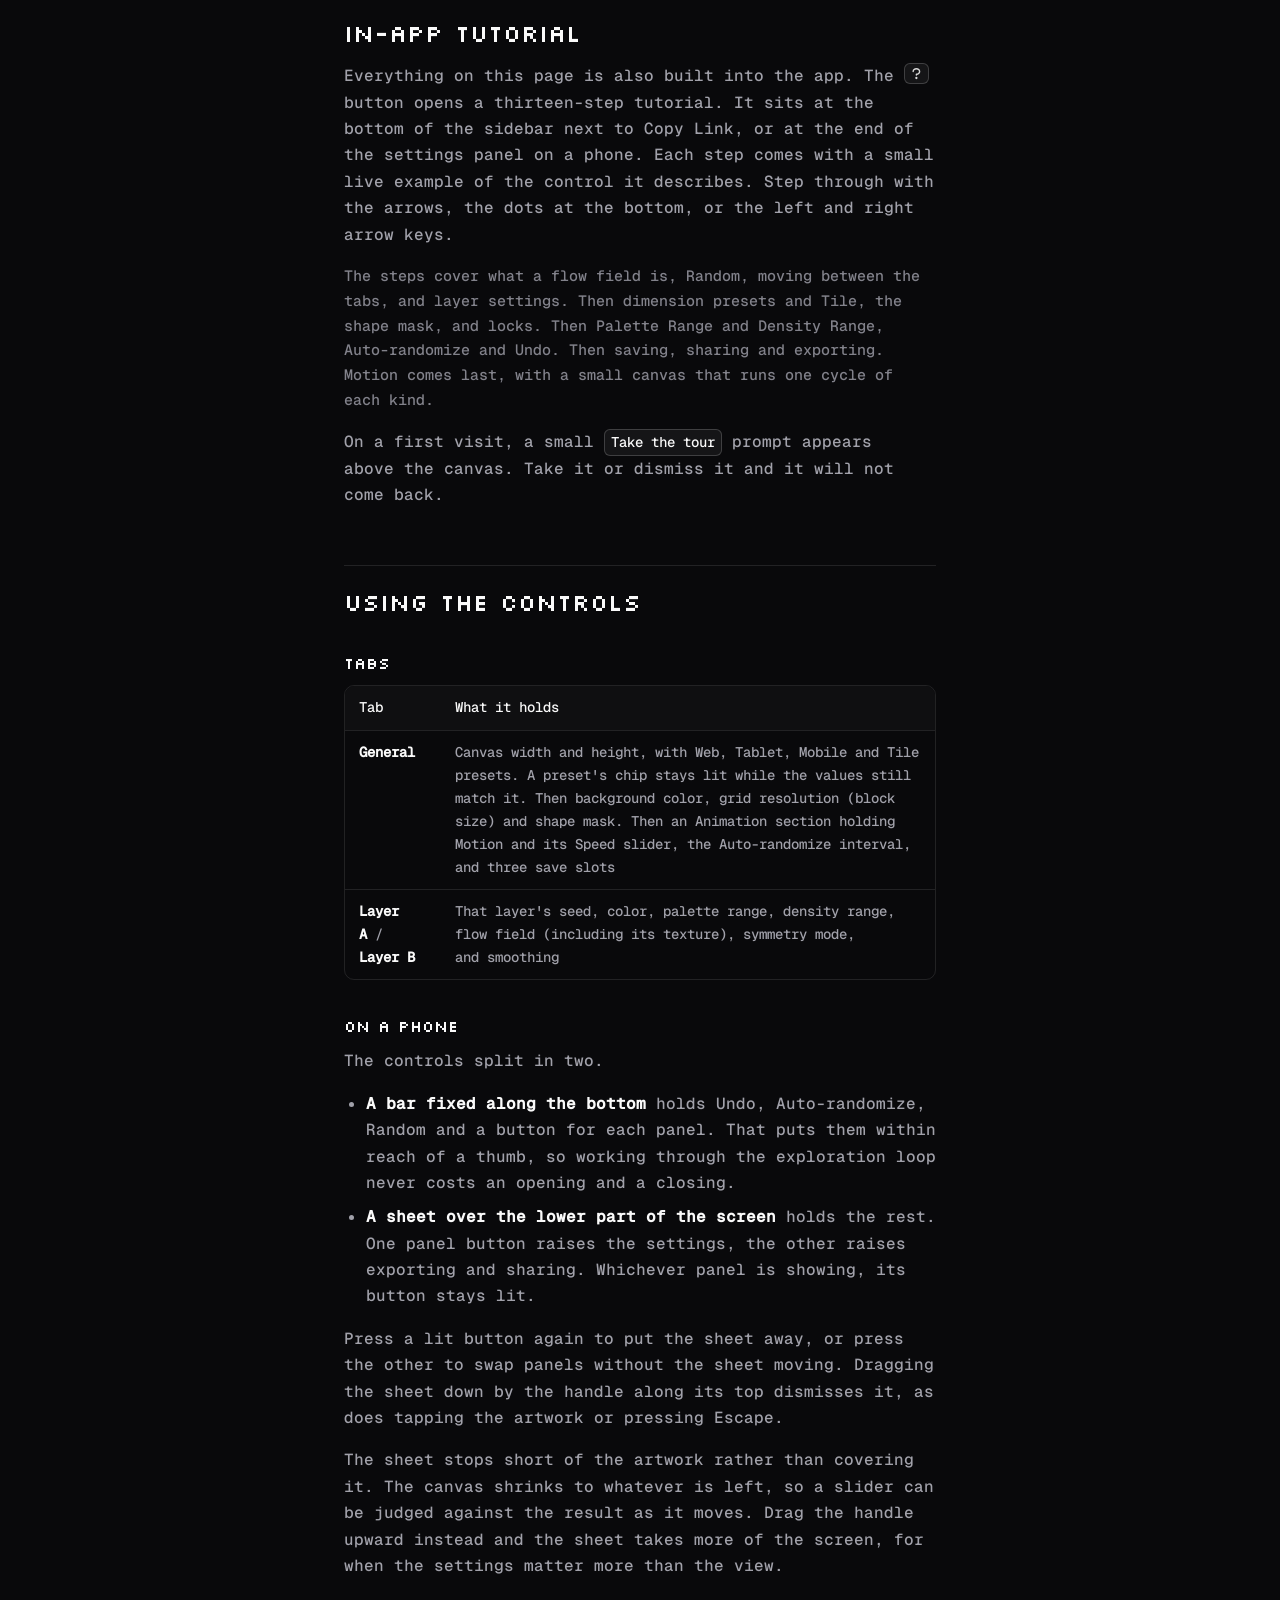
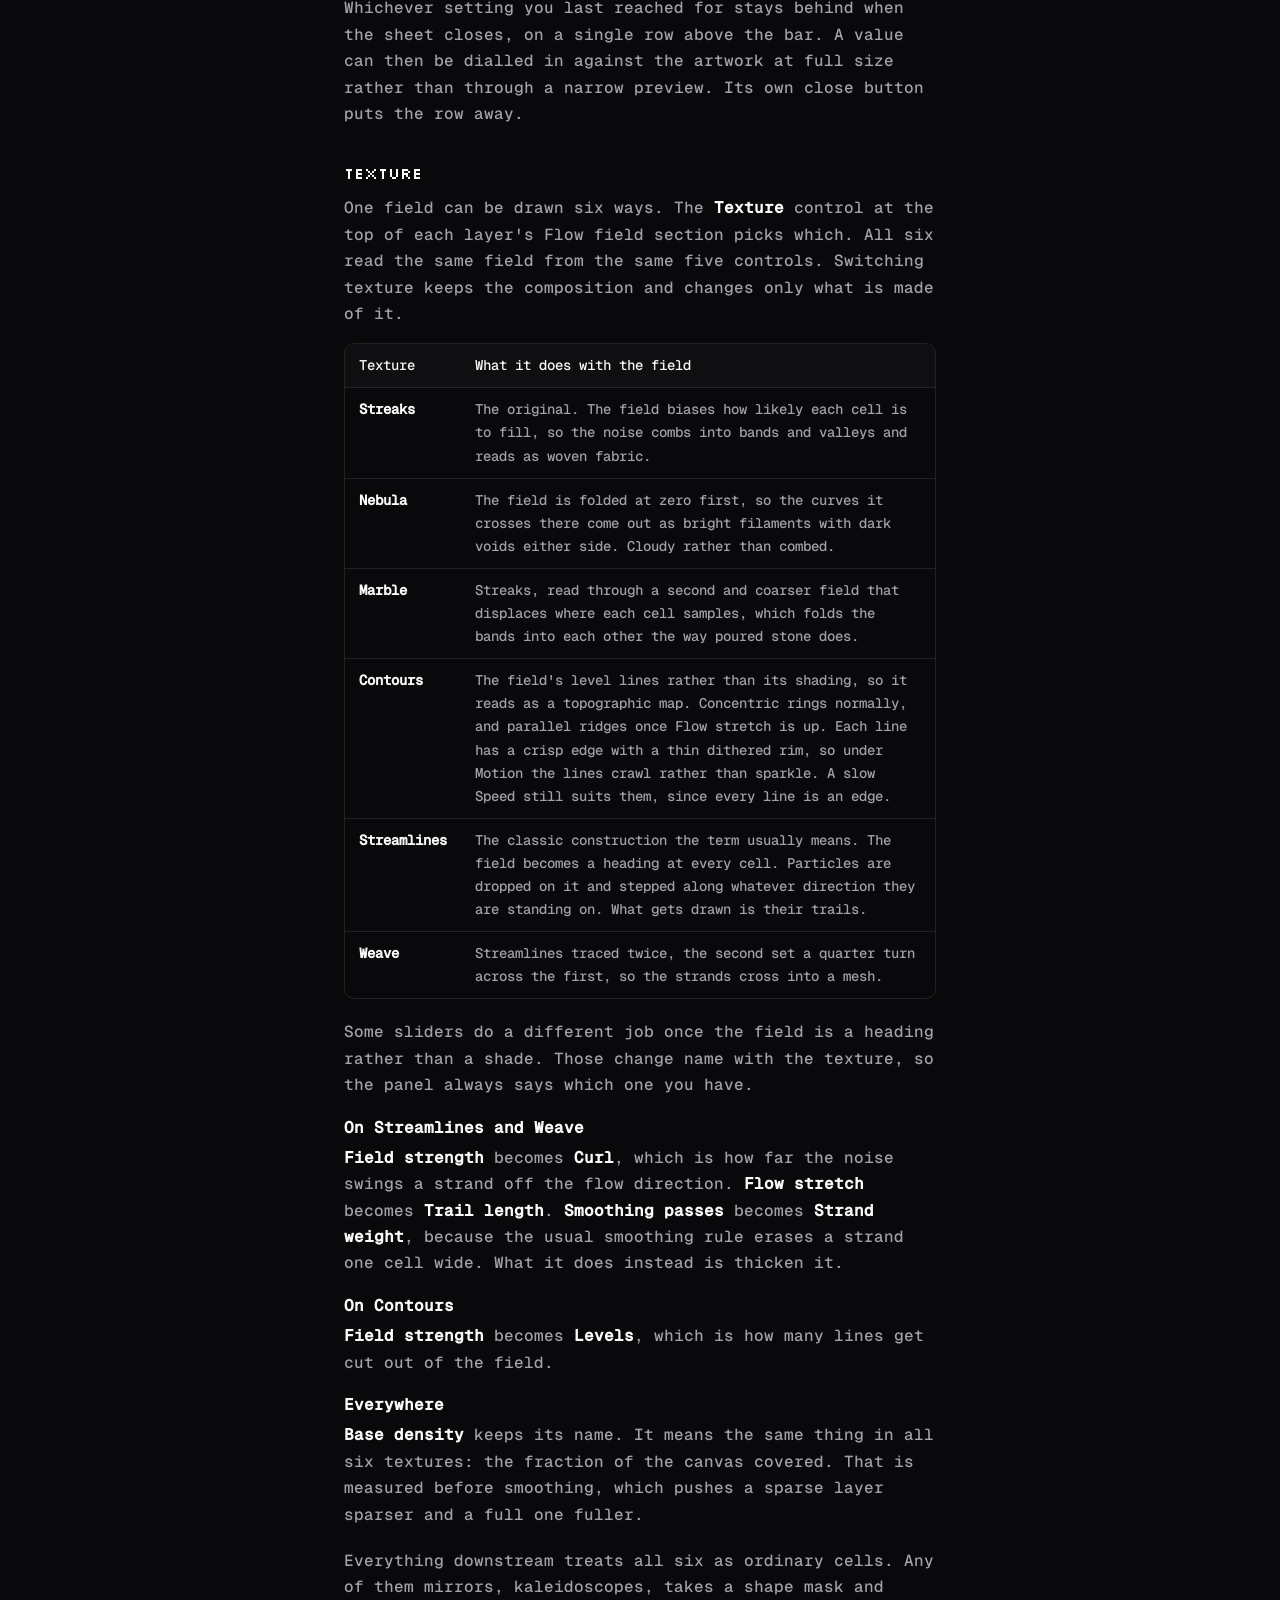
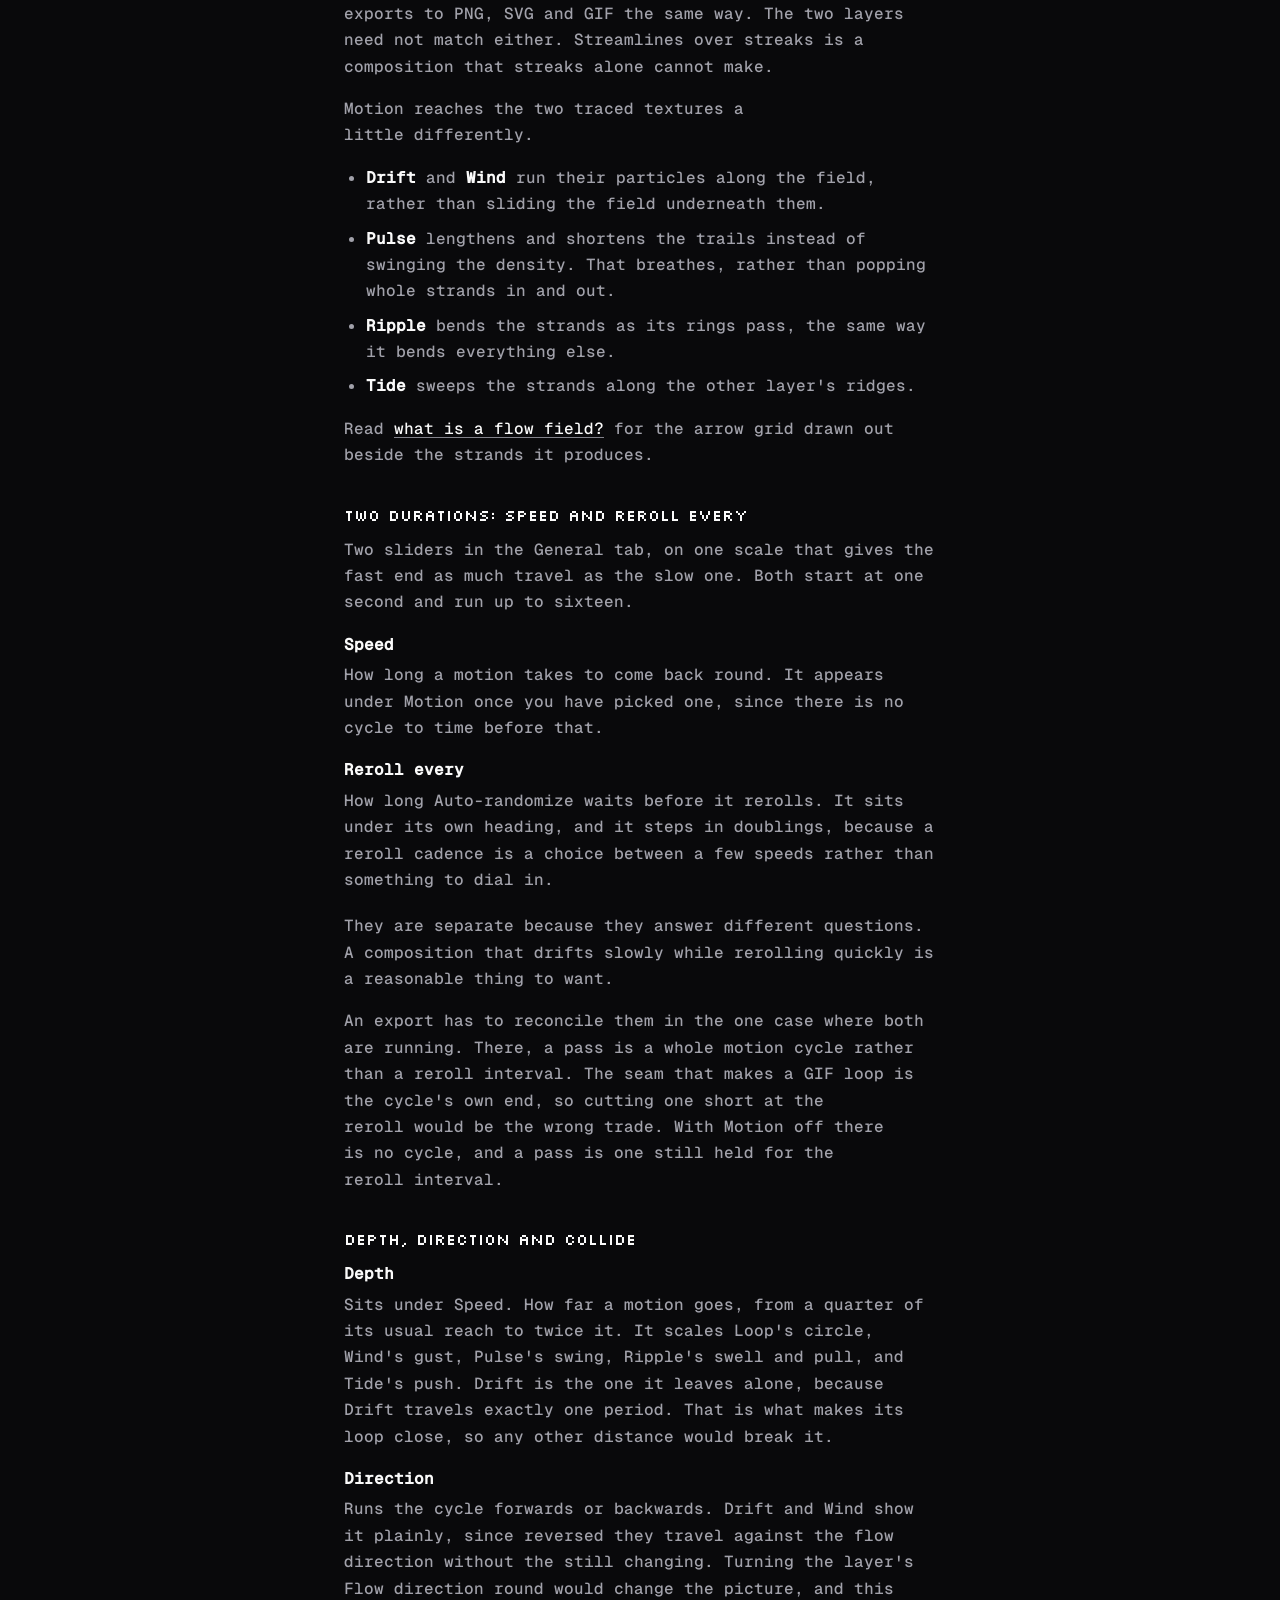
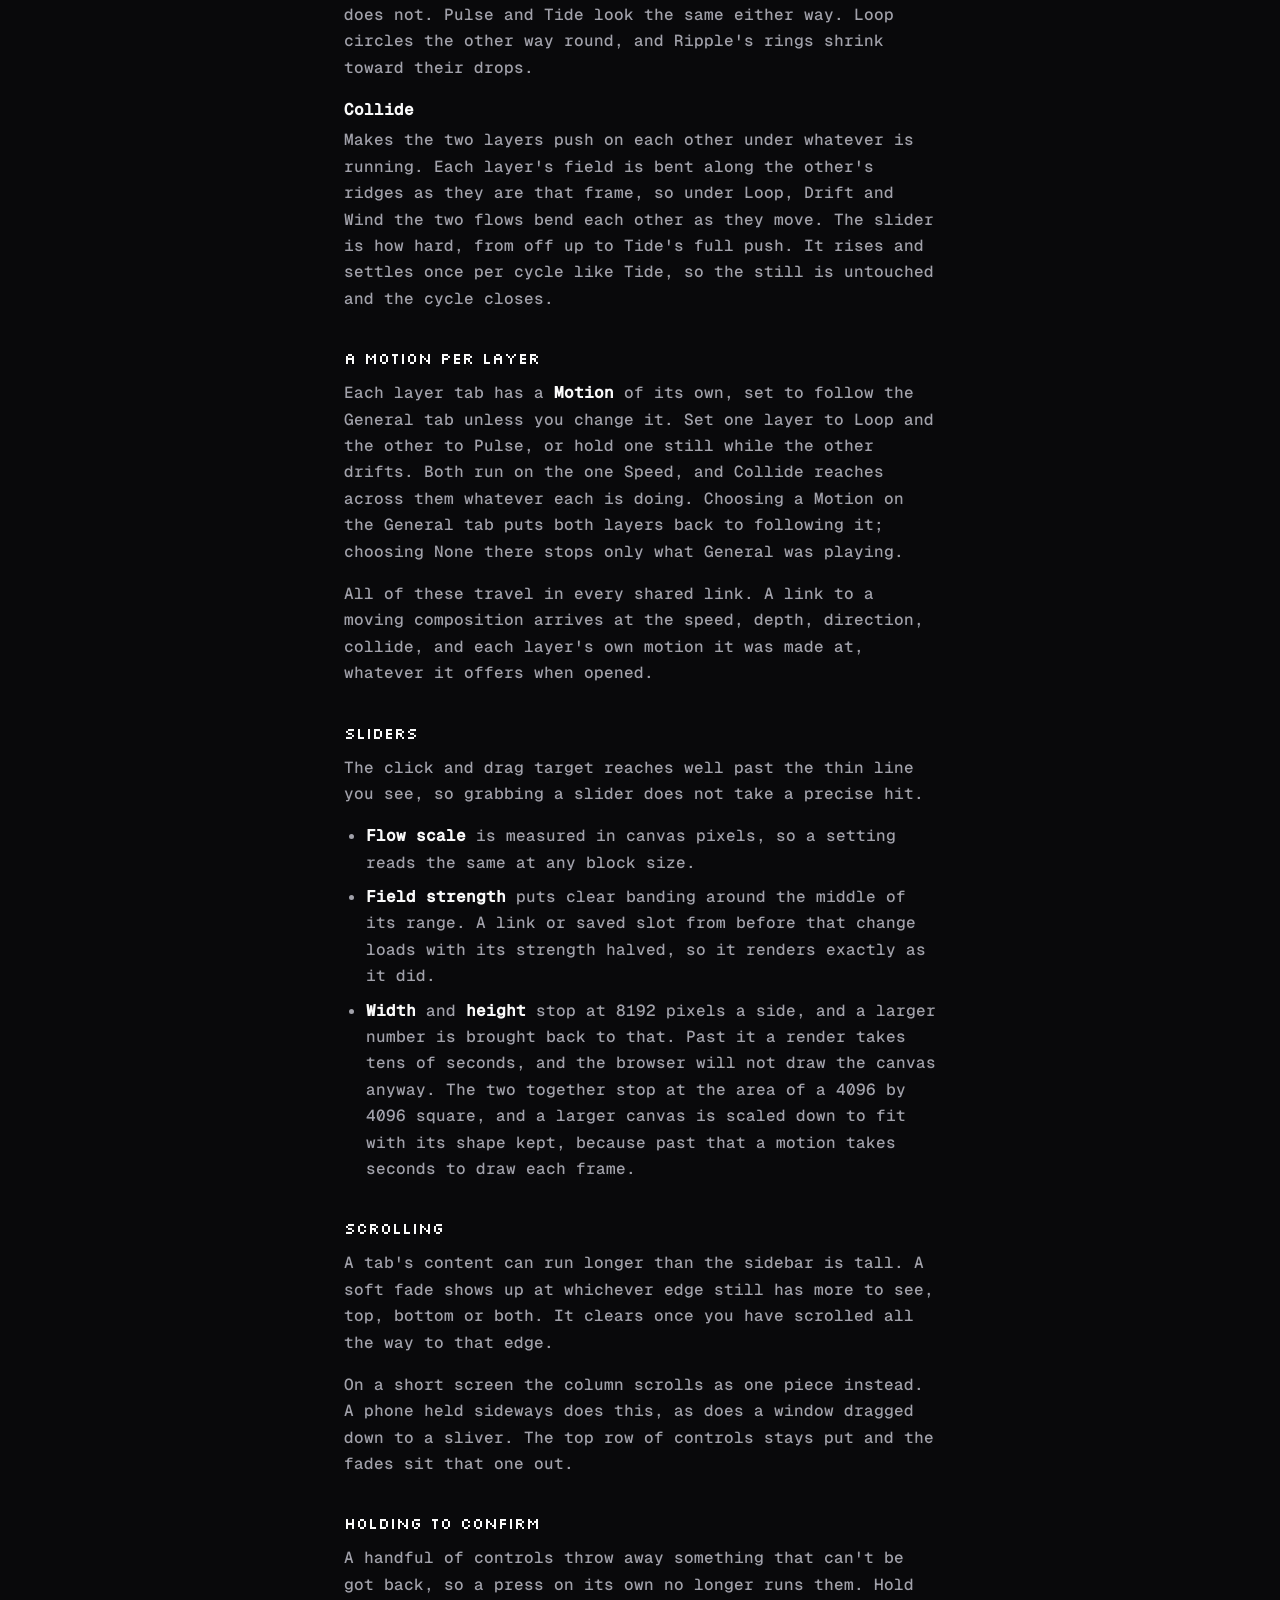
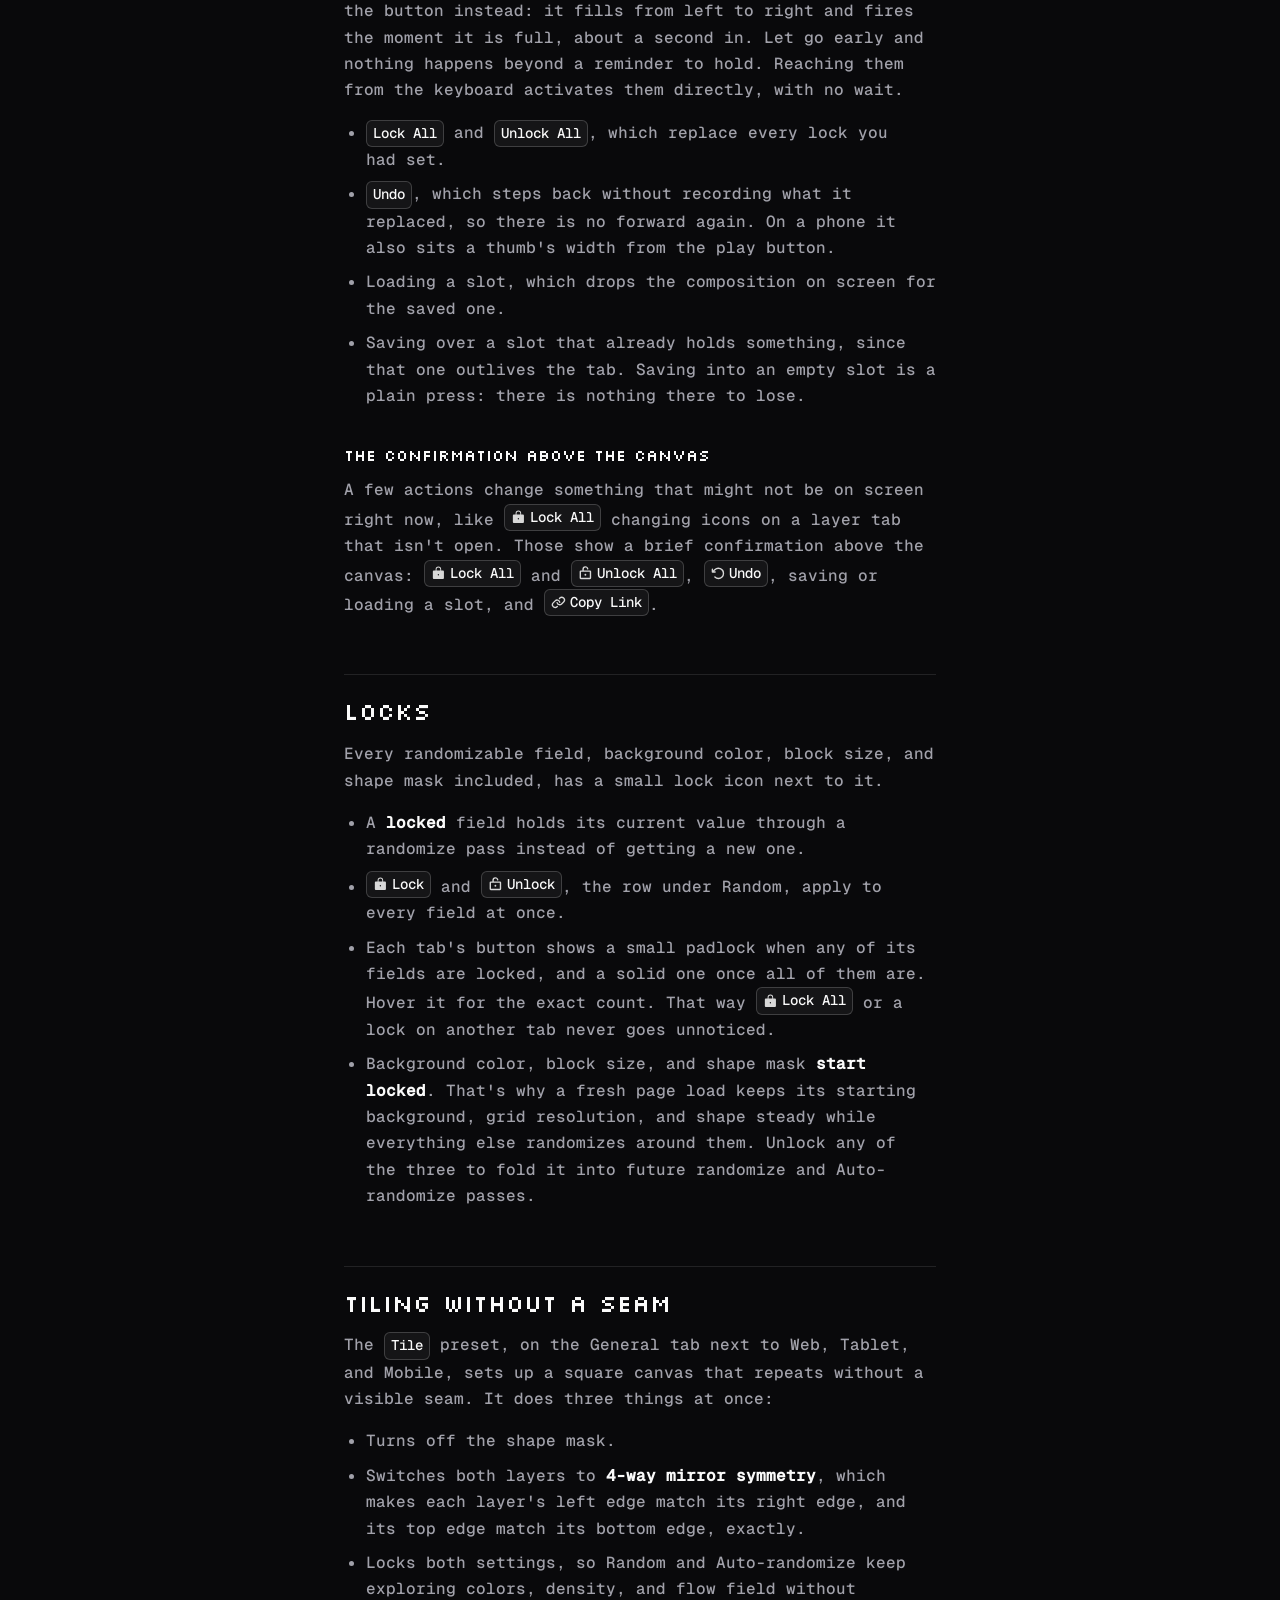
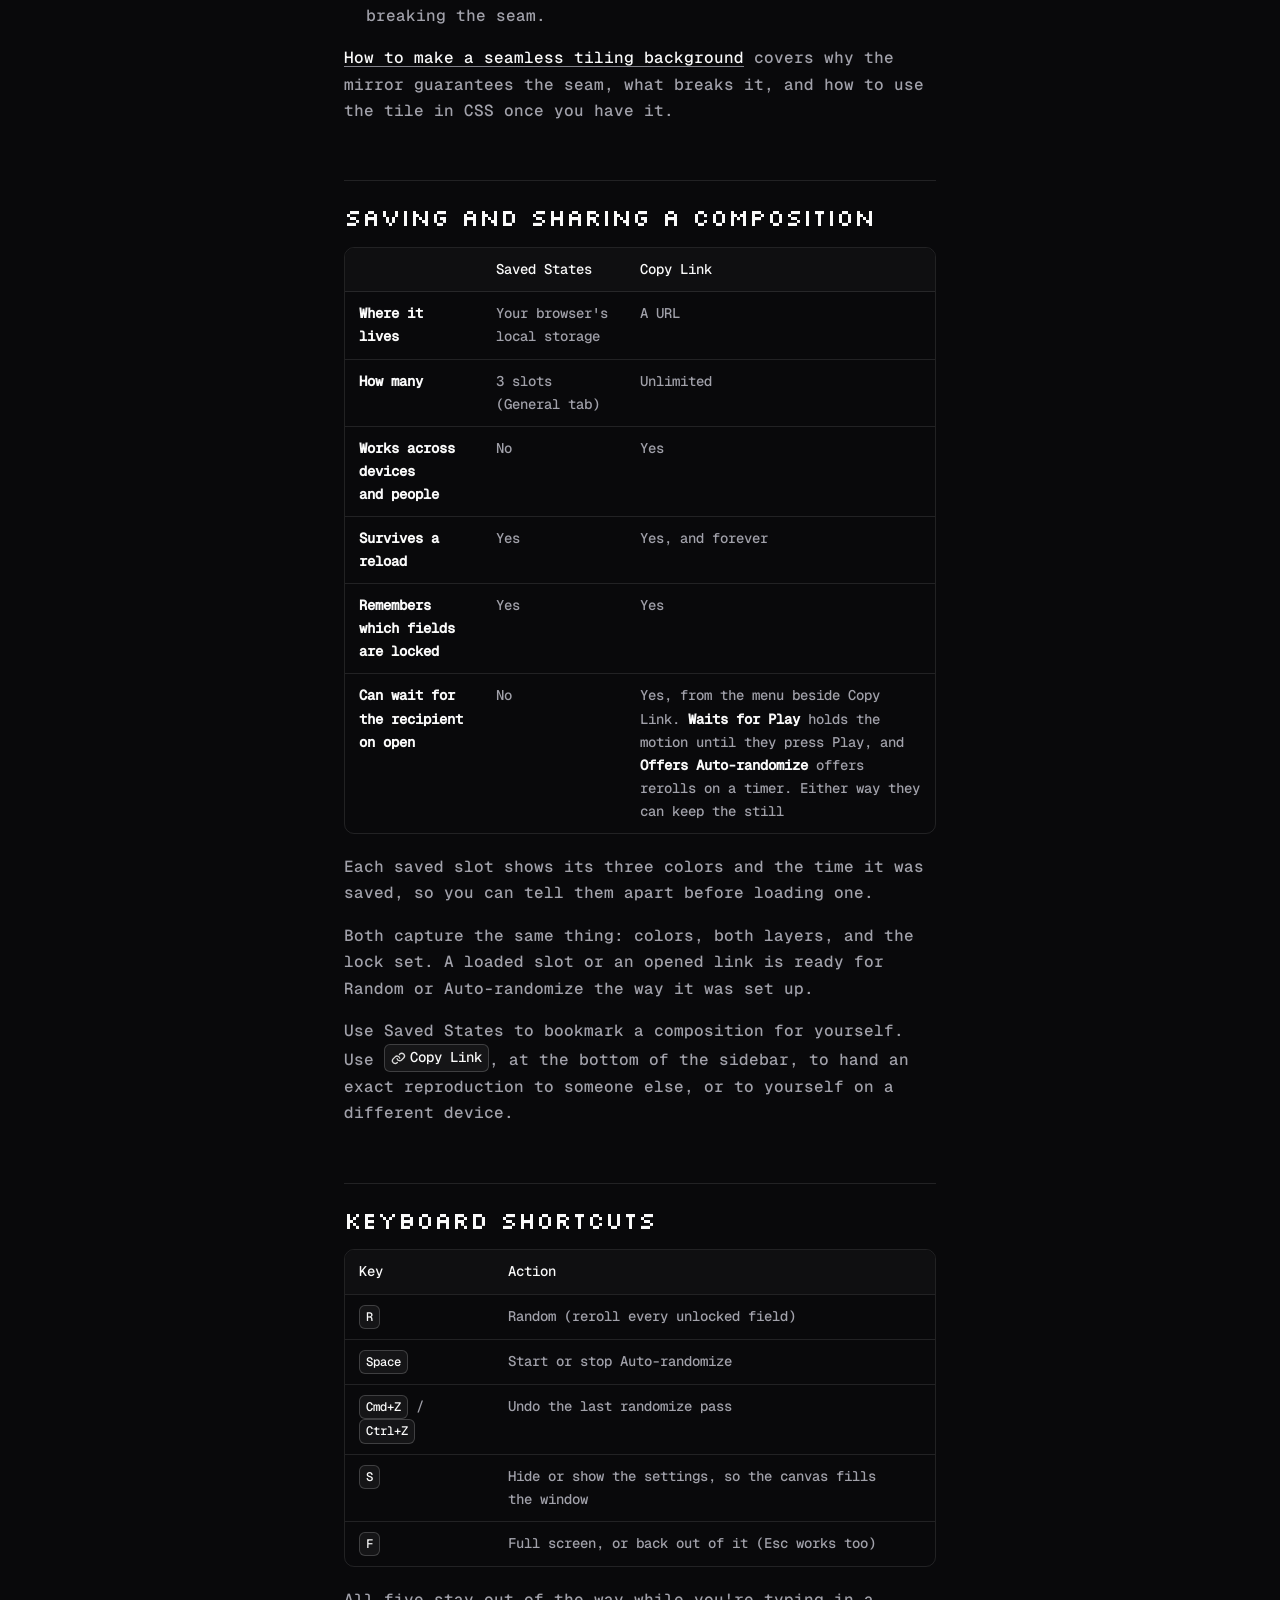
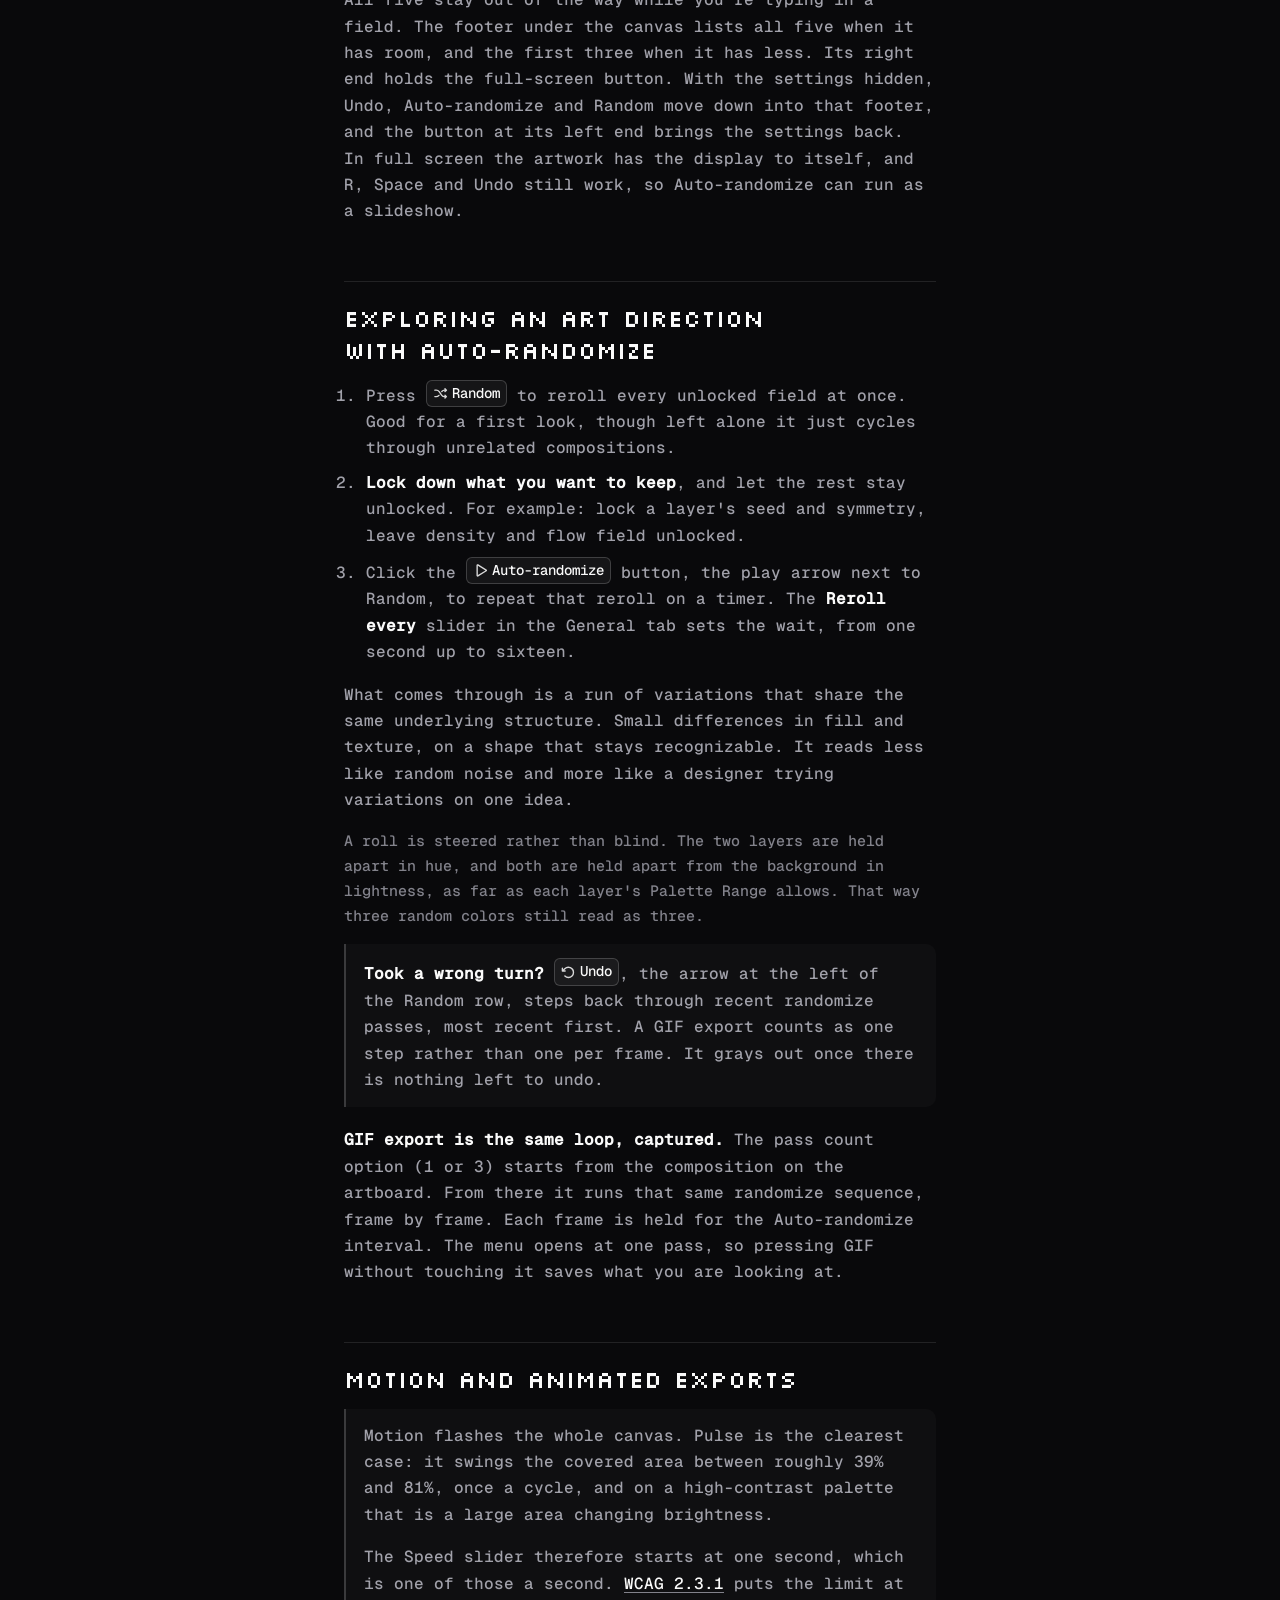
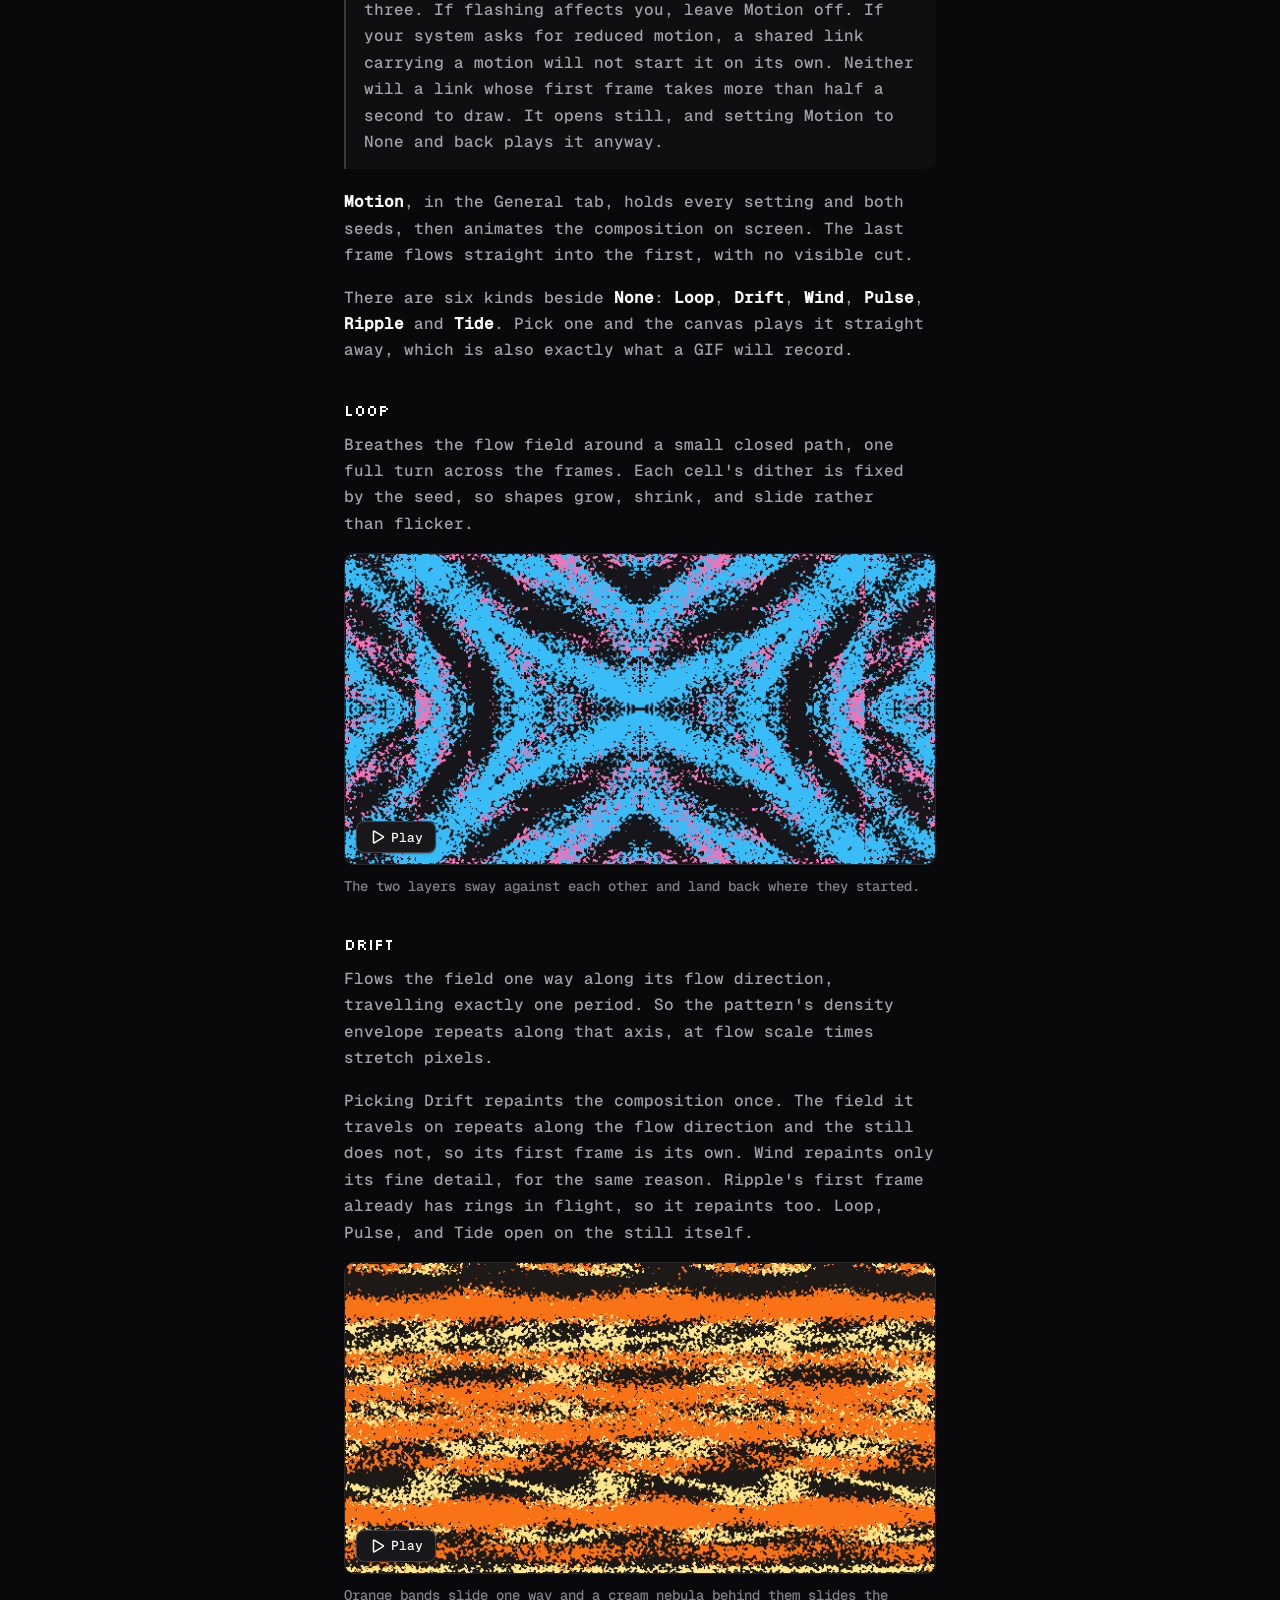
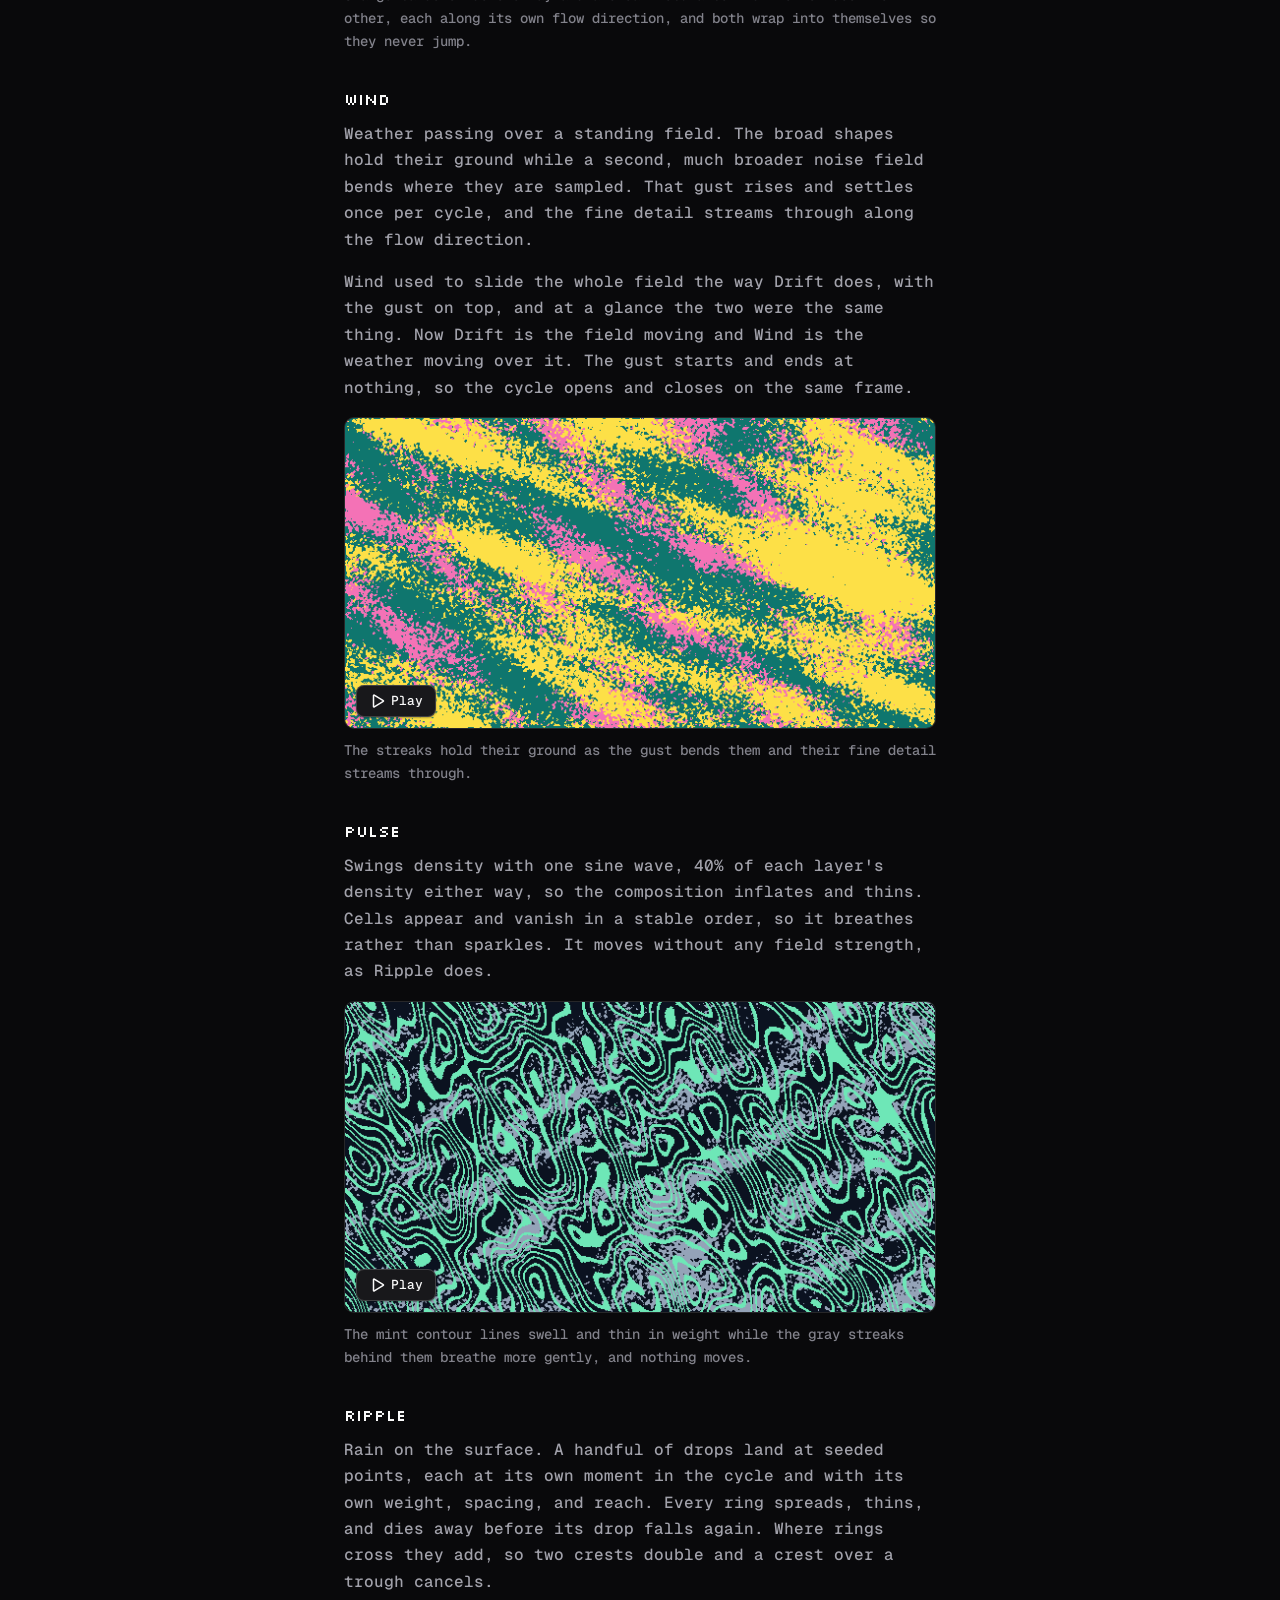
<file: guide/index.html>
<!doctype html>
<html lang="en">
<head>
  <meta charset="UTF-8" />
  <meta name="viewport" content="width=device-width, initial-scale=1.0" />
  <!-- Above the theme script below, which sets it for the light theme;
       theme.js keeps it in step with the toggle. -->
  <meta name="theme-color" content="#09090b" />
  <!-- Same contract as the app's head script: dark is the default, and
       light applies only for a visitor who has toggled it there before,
       read from the same flield-theme key so a theme choice carries
       across both pages without a flash of the wrong one. -->
  <script>
    try {
      if (localStorage.getItem("flield-theme") === "light") {
        document.documentElement.setAttribute("data-theme", "light");
        document.querySelector('meta[name="theme-color"]').setAttribute("content", "#f4f4f5");
      }
    } catch (err) {
      // localStorage can be unavailable (private browsing, blocked); dark stays the default.
    }
  </script>
  <title>Flield Guide: looping motion, tiling, and locks</title>
  <meta name="description" content="How to steer Flield: set a motion that loops with no cut, tile without a visible seam, lock the fields you want to keep, and narrow a palette or density range." />
  <link rel="canonical" href="https://flield.com/guide/" />
  <link rel="icon" type="image/svg+xml" href="../favicon.svg" />
  <link rel="apple-touch-icon" sizes="192x192" href="../icon-192.png" />

  <meta property="og:type" content="article" />
  <meta property="og:locale" content="en_US" />
  <meta property="og:url" content="https://flield.com/guide/" />
  <meta property="og:site_name" content="Flield" />
  <meta property="og:title" content="Flield Guide: looping motion, tiling, and locks" />
  <meta property="og:description" content="How to steer Flield: set a motion that loops with no cut, tile without a visible seam, lock the fields you want to keep, and narrow a palette or density range." />
  <meta property="og:image" content="https://flield.com/screenshot.png?v=9" />
  <meta property="og:image:width" content="1200" />
  <meta property="og:image:height" content="900" />
  <meta property="og:image:alt" content="A generated three-color composition in Flield" />
  <meta name="twitter:card" content="summary_large_image" />
  <meta name="twitter:title" content="Flield Guide: looping motion, tiling, and locks" />
  <meta name="twitter:description" content="How to steer Flield: set a motion that loops with no cut, tile without a visible seam, lock the fields you want to keep, and narrow a palette or density range." />
  <meta name="twitter:image" content="https://flield.com/screenshot.png?v=9" />

  <!-- TechArticle rather than HowTo: this page documents the tool as a
       whole, and it's one of the types Google still supports, where HowTo
       stopped producing rich results in 2023. The HowTo describing the
       in-app tour stays on the app page, where that tour actually lives.
       Both point at the same #app node so a crawler reads one entity
       with two pages rather than two unrelated things. -->
  <script type="application/ld+json">
  {
    "@context": "https://schema.org",
    "@type": "TechArticle",
    "@id": "https://flield.com/guide/#article",
    "headline": "Flield Guide: looping motion, tiling, and locks",
    "description": "How to steer Flield: set a motion that loops with no cut, tile without a visible seam, lock the fields you want to keep, and narrow a palette or density range.",
    "url": "https://flield.com/guide/",
    "mainEntityOfPage": "https://flield.com/guide/",
    "about": { "@id": "https://flield.com/#app" },
    "inLanguage": "en",
    "image": "https://flield.com/screenshot.png?v=9",
    "datePublished": "2026-09-12",
    "dateModified": "2026-11-28",
    "proficiencyLevel": "Beginner",
    "author": {
      "@type": "Person",
      "@id": "https://simienap.com/#person",
      "name": "Simien",
      "url": "https://simienap.com",
      "sameAs": ["https://github.com/simien"]
    }
  }
  </script>

  <script type="application/ld+json">
  {
    "@context": "https://schema.org",
    "@type": "BreadcrumbList",
    "itemListElement": [
      {
        "@type": "ListItem",
        "position": 1,
        "name": "Flield",
        "item": "https://flield.com/"
      },
      {
        "@type": "ListItem",
        "position": 2,
        "name": "Guide",
        "item": "https://flield.com/guide/"
      }
    ]
  }
  </script>

  <link rel="stylesheet" href="../guide.css?v=15" />
</head>
<body>
  <header class="site-header">
    <div class="wrap">
      <a class="wordmark" href="../"><svg class="lockup" viewBox="0 0 76 16" width="76" height="16" shape-rendering="crispEdges" aria-hidden="true" focusable="false"><path fill="#0a0f0d" d="M0 0h16v16h-16z"/><path fill="#d9f25a" d="M0 0h1v1h-1zM2 0h1v1h-1zM4 0h1v1h-1zM6 0h1v1h-1zM1 1h1v1h-1zM3 1h1v1h-1zM5 1h1v1h-1zM0 2h1v1h-1zM2 2h3v1h-3zM6 2h1v1h-1zM8 2h1v1h-1zM14 2h1v1h-1zM1 3h1v1h-1zM3 3h1v1h-1zM5 3h1v1h-1zM7 3h1v1h-1zM15 3h1v1h-1zM0 4h9v1h-9zM10 4h1v1h-1zM12 4h1v1h-1zM14 4h1v1h-1zM0 5h2v1h-2zM6 5h2v1h-2zM9 5h1v1h-1zM11 5h1v1h-1zM13 5h1v1h-1zM15 5h1v1h-1zM0 6h1v1h-1zM7 6h6v1h-6zM14 6h2v1h-2zM8 7h2v1h-2zM11 7h1v1h-1zM13 7h3v1h-3zM10 8h4v1h-4zM11 9h2v1h-2z"/><path fill="#1fa97a" d="M3 6h2v1h-2zM2 7h4v1h-4zM0 8h3v1h-3zM4 8h1v1h-1zM6 8h2v1h-2zM0 9h2v1h-2zM3 9h6v1h-6zM15 9h1v1h-1zM0 10h1v1h-1zM2 10h1v1h-1zM4 10h1v1h-1zM6 10h1v1h-1zM8 10h2v1h-2zM14 10h2v1h-2zM1 11h1v1h-1zM3 11h1v1h-1zM5 11h1v1h-1zM7 11h9v1h-9zM0 12h1v1h-1zM8 12h1v1h-1zM10 12h1v1h-1zM12 12h1v1h-1zM14 12h1v1h-1zM1 13h1v1h-1zM7 13h1v1h-1zM9 13h1v1h-1zM11 13h3v1h-3zM15 13h1v1h-1zM10 14h1v1h-1zM12 14h1v1h-1zM14 14h1v1h-1zM9 15h1v1h-1zM11 15h1v1h-1zM13 15h1v1h-1zM15 15h1v1h-1z"/><path fill="currentColor" transform="translate(22 3) scale(2)" d="M0 0h3v1h-3zM5 0h1v1h-1zM10 0h1v1h-1zM13 0h3v1h-3zM18 0h1v1h-1zM23 0h3v1h-3zM0 1h1v1h-1zM5 1h1v1h-1zM10 1h1v1h-1zM13 1h1v1h-1zM18 1h1v1h-1zM23 1h1v1h-1zM26 1h1v1h-1zM0 2h3v1h-3zM5 2h1v1h-1zM10 2h1v1h-1zM13 2h3v1h-3zM18 2h1v1h-1zM23 2h1v1h-1zM26 2h1v1h-1zM0 3h1v1h-1zM5 3h1v1h-1zM10 3h1v1h-1zM13 3h1v1h-1zM18 3h1v1h-1zM23 3h1v1h-1zM26 3h1v1h-1zM0 4h1v1h-1zM5 4h3v1h-3zM10 4h1v1h-1zM13 4h3v1h-3zM18 4h3v1h-3zM23 4h3v1h-3z"/></svg><span class="sr-only">Flield</span> <span class="wordmark-page">Guide</span></a>
      <div class="header-actions">
        <!-- The section list lives here rather than in a box partway down
             the page, so it's reachable from any scroll position and at
             any width. The popover is plain anchored markup, no library:
             the header is the positioning context and it opens below the
             button. Named in aria-label as well as its text, which is
             hidden under 420px (see .nav-toc-label in guide.css). -->
        <div class="nav-toc">
          <button type="button" class="btn" id="tocBtn" aria-label="Contents" aria-expanded="false" aria-controls="tocMenu" aria-haspopup="true">
            <svg viewBox="0 0 256 256" width="16" height="16" fill="currentColor" aria-hidden="true"><path d="M228,128a12,12,0,0,1-12,12H40a12,12,0,0,1,0-24H216A12,12,0,0,1,228,128ZM40,76H216a12,12,0,0,0,0-24H40a12,12,0,0,0,0,24ZM216,180H40a12,12,0,0,0,0,24H216a12,12,0,0,0,0-24Z"/></svg>
            <span class="nav-toc-label">Contents</span>
            <svg class="nav-toc-caret" viewBox="0 0 256 256" width="16" height="16" fill="currentColor" aria-hidden="true"><path d="M216.49,104.49l-80,80a12,12,0,0,1-17,0l-80-80a12,12,0,0,1,17-17L128,159l71.51-71.52a12,12,0,0,1,17,17Z"/></svg>
          </button>
          <nav class="nav-toc-menu" id="tocMenu" aria-label="Sections" hidden>
            <ul>
              <li><a href="#basics">The basics</a></li>
              <li><a href="#tutorial">In-app tutorial</a></li>
              <li><a href="#sidebar">Using the controls</a></li>
              <li><a href="#locks">Locks</a></li>
              <li><a href="#tiling">Tiling without a seam</a></li>
              <li><a href="#saving">Saving and sharing</a></li>
              <li><a href="#shortcuts">Keyboard shortcuts</a></li>
              <li><a href="#auto">Exploring with Auto-randomize</a></li>
              <li><a href="#animated">Motion and animated exports</a></li>
              <li><a href="#ranges">Palette and Density Range</a></li>
              <li><a href="#rights">Rights to what you export</a></li>
            </ul>
          </nav>
        </div>
        <button type="button" class="btn btn-icon" id="themeToggleBtn" title="Switch to light theme"><svg viewBox="0 0 256 256" width="16" height="16" fill="currentColor" aria-hidden="true"><path d="M116,36V20a12,12,0,0,1,24,0V36a12,12,0,0,1-24,0Zm80,92a68,68,0,1,1-68-68A68.07,68.07,0,0,1,196,128Zm-24,0a44,44,0,1,0-44,44A44.05,44.05,0,0,0,172,128ZM51.51,68.49a12,12,0,1,0,17-17l-12-12a12,12,0,0,0-17,17Zm0,119-12,12a12,12,0,0,0,17,17l12-12a12,12,0,1,0-17-17ZM196,72a12,12,0,0,0,8.49-3.51l12-12a12,12,0,0,0-17-17l-12,12A12,12,0,0,0,196,72Zm8.49,115.51a12,12,0,0,0-17,17l12,12a12,12,0,0,0,17-17ZM48,128a12,12,0,0,0-12-12H20a12,12,0,0,0,0,24H36A12,12,0,0,0,48,128Zm80,80a12,12,0,0,0-12,12v16a12,12,0,0,0,24,0V220A12,12,0,0,0,128,208Zm108-92H220a12,12,0,0,0,0,24h16a12,12,0,0,0,0-24Z"/></svg></button>
        <!-- Dropped below the Contents and theme controls on a narrow
             screen; the footer carries the same link. -->
        <a class="btn btn-github" href="https://github.com/simien/Flield" target="_blank" rel="noopener">GitHub</a>
        <a class="btn btn-primary" href="../">Open App</a>
      </div>
    </div>
  </header>

  <main class="wrap">
    <h1>Using Flield: looping motion, tiling, and locks</h1>
    <p class="lede">Flield builds three-color compositions from seeded flow fields and symmetry. Pressing <span class="ui-ref"><svg class="ui-ref-icon" viewBox="0 0 256 256" fill="currentColor" aria-hidden="true"><path d="M240.49,175.51a12,12,0,0,1,0,17l-24,24a12,12,0,0,1-17-17L203,196h-2.09a76.17,76.17,0,0,1-61.85-31.83L97.38,105.78A52.1,52.1,0,0,0,55.06,84H32a12,12,0,0,1,0-24H55.06a76.17,76.17,0,0,1,61.85,31.83l41.71,58.39A52.1,52.1,0,0,0,200.94,172H203l-3.52-3.51a12,12,0,0,1,17-17Zm-95.62-72.62a12,12,0,0,0,16.93-1.13A52,52,0,0,1,200.94,84H203l-3.52,3.51a12,12,0,0,0,17,17l24-24a12,12,0,0,0,0-17l-24-24a12,12,0,0,0-17,17L203,60h-2.09a76,76,0,0,0-57.2,26A12,12,0,0,0,144.87,102.89Zm-33.74,50.22a12,12,0,0,0-16.93,1.13A52,52,0,0,1,55.06,172H32a12,12,0,0,0,0,24H55.06a76,76,0,0,0,57.2-26A12,12,0,0,0,111.13,153.11Z"/></svg>Random</span> shows you what it does. Everything below is about steering it toward something you meant.</p>

    <!-- Eager, with its intrinsic size declared, since it sits above the
         fold on every screen: lazy-loading it would only delay the one
         image a reader is guaranteed to look at. -->
    <figure class="shot">
      <!-- Lossless WebP, pixel-identical to the PNG at 41% of the bytes.
           It's the page's largest-contentful-paint element, so the saving
           lands where it counts. Lossy was tried and rejected: it mushes
           the hard pixel edges this tool exists to make. The PNG stays as
           the fallback and as the og:image, which scrapers handle better.
           Two widths. The column is 640px at most, so a 2x phone wants
           about 700 device pixels and the 800px copy covers it at 58KB;
           the full 1200px copy is for a 2x laptop or a 3x phone. Both are
           cut from screenshot.png with a box filter (a point filter
           breaks the UI text, and anything smoother turns the flat pixel
           runs into noise that lossless cannot pack) and share its ?v=,
           so a recapture regenerates both:
             convert screenshot.png -filter box -resize 800x600 s800.png
             cwebp -lossless -z 9 s800.png -o screenshot-800.webp
             cwebp -lossless -z 9 screenshot.png -o screenshot.webp -->
      <picture>
        <source type="image/webp"
                srcset="../screenshot-800.webp?v=9 800w, ../screenshot.webp?v=9 1200w"
                sizes="(max-width: 680px) 100vw, 640px" />
        <img src="../screenshot.png?v=9" width="1200" height="900" fetchpriority="high"
             alt="The Flield interface: the settings sidebar on the left showing a layer's Flow field controls with its Texture set to Streamlines, and the composition those settings produce on the canvas on the right, lime streamlines over green nebula on a near-black ground." />
      </picture>
      <figcaption>The sidebar holds every control. The canvas shows the result as you change them.</figcaption>
    </figure>

    <h2 id="basics">The basics</h2>
    <ul>
      <li>Every composition is <strong>three colors</strong>: a background, plus two independently generated artwork layers.</li>
      <li>Each layer runs on its own <strong>seed</strong>, so the same seed and settings always regenerate the same result.</li>
      <li>On a wide screen the canvas sits on the right, and every control that shapes it lives in the sidebar on the left. On a phone the controls move to a bar along the bottom and the canvas takes the rest of the screen. The Flield name and the site links share one strip under the artwork on both.</li>
      <li>Every page load opens on a <strong>freshly randomized</strong> composition rather than a fixed default. Background color, block size and shape mask are the exceptions, for reasons covered under <a href="#locks">Locks</a>.</li>
      <li>A phone held upright starts on the <strong>Mobile</strong> preset, so the artwork fills the screen it is viewed on. A shared link always arrives at the size it was made with.</li>
    </ul>

    <h2 id="tutorial">In-app tutorial</h2>
    <p>Everything on this page is also built into the app. The <span class="ui-ref ui-ref-icon-only" title="The help button"><svg class="ui-ref-icon" viewBox="0 0 256 256" fill="currentColor" aria-hidden="true"><path d="M196,96c0,29.47-24.21,54.05-56,59.06V156a12,12,0,0,1-24,0V144a12,12,0,0,1,12-12c24.26,0,44-16.15,44-36s-19.74-36-44-36S84,76.15,84,96a12,12,0,0,1-24,0c0-33.08,30.5-60,68-60S196,62.92,196,96Zm-68,92a20,20,0,1,0,20,20A20,20,0,0,0,128,188Z"/></svg></span> button opens a thirteen-step tutorial. It sits at the bottom of the sidebar next to Copy Link, or at the end of the settings panel on a phone. Each step comes with a small live example of the control it describes. Step through with the arrows, the dots at the bottom, or the left and right arrow keys.</p>
    <p class="meta">The steps cover what a flow field is, Random, moving between the tabs, and layer settings. Then dimension presets and Tile, the shape mask, and locks. Then Palette Range and Density Range, Auto-randomize and Undo. Then saving, sharing and exporting. Motion comes last, with a small canvas that runs one cycle of each kind.</p>
    <p>On a first visit, a small <span class="ui-ref">Take the tour</span> prompt appears above the canvas. Take it or dismiss it and it will not come back.</p>

    <h2 id="sidebar">Using the controls</h2>

    <h3>Tabs</h3>
    <div class="table-scroll">
      <table>
        <thead>
          <tr><th>Tab</th><th>What it holds</th></tr>
        </thead>
        <tbody>
          <tr>
            <td><strong>General</strong></td>
            <td>Canvas width and height, with Web, Tablet, Mobile and Tile presets. A preset's chip stays lit while the values still match it. Then background color, grid resolution (block size) and shape mask. Then an Animation section holding Motion and its Speed slider, the Auto-randomize interval, and three save slots</td>
          </tr>
          <tr>
            <td><strong>Layer A</strong> / <strong>Layer B</strong></td>
            <td>That layer's seed, color, palette range, density range, flow field (including its texture), symmetry mode, and smoothing</td>
          </tr>
        </tbody>
      </table>
    </div>

    <h3>On a phone</h3>
    <p>The controls split in two.</p>
    <ul>
      <li><strong>A bar fixed along the bottom</strong> holds Undo, Auto-randomize, Random and a button for each panel. That puts them within reach of a thumb, so working through the exploration loop never costs an opening and a closing.</li>
      <li><strong>A sheet over the lower part of the screen</strong> holds the rest. One panel button raises the settings, the other raises exporting and sharing. Whichever panel is showing, its button stays lit.</li>
    </ul>
    <p>Press a lit button again to put the sheet away, or press the other to swap panels without the sheet moving. Dragging the sheet down by the handle along its top dismisses it, as does tapping the artwork or pressing Escape.</p>
    <p>The sheet stops short of the artwork rather than covering it. The canvas shrinks to whatever is left, so a slider can be judged against the result as it moves. Drag the handle upward instead and the sheet takes more of the screen, for when the settings matter more than the view.</p>
    <p>Whichever setting you last reached for stays behind when the sheet closes, on a single row above the bar. A value can then be dialled in against the artwork at full size rather than through a narrow preview. Its own close button puts the row away.</p>

    <h3>Texture</h3>
    <p>One field can be drawn six ways. The <strong>Texture</strong> control at the top of each layer's Flow field section picks which. All six read the same field from the same five controls. Switching texture keeps the composition and changes only what is made of it.</p>
    <div class="table-scroll">
      <table>
        <thead>
          <tr><th>Texture</th><th>What it does with the field</th></tr>
        </thead>
        <tbody>
          <tr><td><strong>Streaks</strong></td><td>The original. The field biases how likely each cell is to fill, so the noise combs into bands and valleys and reads as woven fabric.</td></tr>
          <tr><td><strong>Nebula</strong></td><td>The field is folded at zero first, so the curves it crosses there come out as bright filaments with dark voids either side. Cloudy rather than combed.</td></tr>
          <tr><td><strong>Marble</strong></td><td>Streaks, read through a second and coarser field that displaces where each cell samples, which folds the bands into each other the way poured stone does.</td></tr>
          <tr><td><strong>Contours</strong></td><td>The field's level lines rather than its shading, so it reads as a topographic map. Concentric rings normally, and parallel ridges once Flow stretch is up. Each line has a crisp edge with a thin dithered rim, so under Motion the lines crawl rather than sparkle. A slow Speed still suits them, since every line is an edge.</td></tr>
          <tr><td><strong>Streamlines</strong></td><td>The classic construction the term usually means. The field becomes a heading at every cell. Particles are dropped on it and stepped along whatever direction they are standing on. What gets drawn is their trails.</td></tr>
          <tr><td><strong>Weave</strong></td><td>Streamlines traced twice, the second set a quarter turn across the first, so the strands cross into a mesh.</td></tr>
        </tbody>
      </table>
    </div>
    <p>Some sliders do a different job once the field is a heading rather than a shade. Those change name with the texture, so the panel always says which one you have.</p>
    <dl>
      <dt>On Streamlines and Weave</dt>
      <dd><strong>Field strength</strong> becomes <strong>Curl</strong>, which is how far the noise swings a strand off the flow direction. <strong>Flow stretch</strong> becomes <strong>Trail length</strong>. <strong>Smoothing passes</strong> becomes <strong>Strand weight</strong>, because the usual smoothing rule erases a strand one cell wide. What it does instead is thicken it.</dd>
      <dt>On Contours</dt>
      <dd><strong>Field strength</strong> becomes <strong>Levels</strong>, which is how many lines get cut out of the field.</dd>
      <dt>Everywhere</dt>
      <dd><strong>Base density</strong> keeps its name. It means the same thing in all six textures: the fraction of the canvas covered. That is measured before smoothing, which pushes a sparse layer sparser and a full one fuller.</dd>
    </dl>
    <p>Everything downstream treats all six as ordinary cells. Any of them mirrors, kaleidoscopes, takes a shape mask and exports to PNG, SVG and GIF the same way. The two layers need not match either. Streamlines over streaks is a composition that streaks alone cannot make.</p>
    <p>Motion reaches the two traced textures a little differently.</p>
    <ul>
      <li><strong>Drift</strong> and <strong>Wind</strong> run their particles along the field, rather than sliding the field underneath them.</li>
      <li><strong>Pulse</strong> lengthens and shortens the trails instead of swinging the density. That breathes, rather than popping whole strands in and out.</li>
      <li><strong>Ripple</strong> bends the strands as its rings pass, the same way it bends everything else.</li>
      <li><strong>Tide</strong> sweeps the strands along the other layer's ridges.</li>
    </ul>
    <p>Read <a href="../flow-fields/">what is a flow field?</a> for the arrow grid drawn out beside the strands it produces.</p>

    <h3>Two durations: Speed and Reroll every</h3>
    <p>Two sliders in the General tab, on one scale that gives the fast end as much travel as the slow one. Both start at one second and run up to sixteen.</p>
    <dl>
      <dt>Speed</dt>
      <dd>How long a motion takes to come back round. It appears under Motion once you have picked one, since there is no cycle to time before that.</dd>
      <dt>Reroll every</dt>
      <dd>How long Auto-randomize waits before it rerolls. It sits under its own heading, and it steps in doublings, because a reroll cadence is a choice between a few speeds rather than something to dial in.</dd>
    </dl>
    <p>They are separate because they answer different questions. A composition that drifts slowly while rerolling quickly is a reasonable thing to want.</p>
    <p>An export has to reconcile them in the one case where both are running. There, a pass is a whole motion cycle rather than a reroll interval. The seam that makes a GIF loop is the cycle's own end, so cutting one short at the reroll would be the wrong trade. With Motion off there is no cycle, and a pass is one still held for the reroll interval.</p>

    <h3>Depth, Direction and Collide</h3>
    <dl>
      <dt>Depth</dt>
      <dd>Sits under Speed. How far a motion goes, from a quarter of its usual reach to twice it. It scales Loop's circle, Wind's gust, Pulse's swing, Ripple's swell and pull, and Tide's push. Drift is the one it leaves alone, because Drift travels exactly one period. That is what makes its loop close, so any other distance would break it.</dd>
      <dt>Direction</dt>
      <dd>Runs the cycle forwards or backwards. Drift and Wind show it plainly, since reversed they travel against the flow direction without the still changing. Turning the layer's Flow direction round would change the picture, and this does not. Pulse and Tide look the same either way. Loop circles the other way round, and Ripple's rings shrink toward their drops.</dd>
      <dt>Collide</dt>
      <dd>Makes the two layers push on each other under whatever is running. Each layer's field is bent along the other's ridges as they are that frame, so under Loop, Drift and Wind the two flows bend each other as they move. The slider is how hard, from off up to Tide's full push. It rises and settles once per cycle like Tide, so the still is untouched and the cycle closes.</dd>
    </dl>

    <h3>A motion per layer</h3>
    <p>Each layer tab has a <strong>Motion</strong> of its own, set to follow the General tab unless you change it. Set one layer to Loop and the other to Pulse, or hold one still while the other drifts. Both run on the one Speed, and Collide reaches across them whatever each is doing. Choosing a Motion on the General tab puts both layers back to following it; choosing None there stops only what General was playing.</p>
    <p>All of these travel in every shared link. A link to a moving composition arrives at the speed, depth, direction, collide, and each layer's own motion it was made at, whatever it offers when opened.</p>

    <h3>Sliders</h3>
    <p>The click and drag target reaches well past the thin line you see, so grabbing a slider does not take a precise hit.</p>
    <ul>
      <li><strong>Flow scale</strong> is measured in canvas pixels, so a setting reads the same at any block size.</li>
      <li><strong>Field strength</strong> puts clear banding around the middle of its range. A link or saved slot from before that change loads with its strength halved, so it renders exactly as it did.</li>
      <li><strong>Width</strong> and <strong>height</strong> stop at 8192 pixels a side, and a larger number is brought back to that. Past it a render takes tens of seconds, and the browser will not draw the canvas anyway. The two together stop at the area of a 4096 by 4096 square, and a larger canvas is scaled down to fit with its shape kept, because past that a motion takes seconds to draw each frame.</li>
    </ul>

    <h3>Scrolling</h3>
    <p>A tab's content can run longer than the sidebar is tall. A soft fade shows up at whichever edge still has more to see, top, bottom or both. It clears once you have scrolled all the way to that edge.</p>
    <p>On a short screen the column scrolls as one piece instead. A phone held sideways does this, as does a window dragged down to a sliver. The top row of controls stays put and the fades sit that one out.</p>

    <h3>Holding to confirm</h3>
    <p>A handful of controls throw away something that can't be got back, so a press on its own no longer runs them. Hold the button instead: it fills from left to right and fires the moment it is full, about a second in. Let go early and nothing happens beyond a reminder to hold. Reaching them from the keyboard activates them directly, with no wait.</p>
    <ul>
      <li><span class="ui-ref">Lock All</span> and <span class="ui-ref">Unlock All</span>, which replace every lock you had set.</li>
      <li><span class="ui-ref">Undo</span>, which steps back without recording what it replaced, so there is no forward again. On a phone it also sits a thumb's width from the play button.</li>
      <li>Loading a slot, which drops the composition on screen for the saved one.</li>
      <li>Saving over a slot that already holds something, since that one outlives the tab. Saving into an empty slot is a plain press: there is nothing there to lose.</li>
    </ul>

    <h3>The confirmation above the canvas</h3>
    <p>A few actions change something that might not be on screen right now, like <span class="ui-ref"><svg class="ui-ref-icon" viewBox="0 0 256 256" fill="currentColor" aria-hidden="true"><path d="M208,80H176V56a48,48,0,0,0-96,0V80H48A16,16,0,0,0,32,96V208a16,16,0,0,0,16,16H208a16,16,0,0,0,16-16V96A16,16,0,0,0,208,80Zm-80,84a12,12,0,1,1,12-12A12,12,0,0,1,128,164Zm32-84H96V56a32,32,0,0,1,64,0Z"/></svg>Lock All</span> changing icons on a layer tab that isn't open. Those show a brief confirmation above the canvas: <span class="ui-ref"><svg class="ui-ref-icon" viewBox="0 0 256 256" fill="currentColor" aria-hidden="true"><path d="M208,80H176V56a48,48,0,0,0-96,0V80H48A16,16,0,0,0,32,96V208a16,16,0,0,0,16,16H208a16,16,0,0,0,16-16V96A16,16,0,0,0,208,80Zm-80,84a12,12,0,1,1,12-12A12,12,0,0,1,128,164Zm32-84H96V56a32,32,0,0,1,64,0Z"/></svg>Lock All</span> and <span class="ui-ref"><svg class="ui-ref-icon" viewBox="0 0 256 256" fill="currentColor" aria-hidden="true"><path d="M208,76H100V56a28,28,0,0,1,28-28c13.51,0,25.65,9.62,28.24,22.39a12,12,0,1,0,23.52-4.78C174.87,21.5,153.1,4,128,4A52.06,52.06,0,0,0,76,56V76H48A20,20,0,0,0,28,96V208a20,20,0,0,0,20,20H208a20,20,0,0,0,20-20V96A20,20,0,0,0,208,76Zm-4,128H52V100H204Zm-92-52a16,16,0,1,1,16,16A16,16,0,0,1,112,152Z"/></svg>Unlock All</span>, <span class="ui-ref"><svg class="ui-ref-icon" viewBox="0 0 256 256" fill="currentColor" aria-hidden="true"><path d="M228,128a100,100,0,0,1-98.66,100H128a99.39,99.39,0,0,1-68.62-27.29,12,12,0,0,1,16.48-17.45,76,76,0,1,0-1.57-109c-.13.13-.25.25-.39.37L54.89,92H72a12,12,0,0,1,0,24H24a12,12,0,0,1-12-12V56a12,12,0,0,1,24,0V76.72L57.48,57.06A100,100,0,0,1,228,128Z"/></svg>Undo</span>, saving or loading a slot, and <span class="ui-ref"><svg class="ui-ref-icon" viewBox="0 0 256 256" fill="currentColor" aria-hidden="true"><path d="M117.18,188.74a12,12,0,0,1,0,17l-5.12,5.12A58.26,58.26,0,0,1,70.6,228h0A58.62,58.62,0,0,1,29.14,127.92L63.89,93.17a58.64,58.64,0,0,1,98.56,28.11,12,12,0,1,1-23.37,5.44,34.65,34.65,0,0,0-58.22-16.58L46.11,144.89A34.62,34.62,0,0,0,70.57,204h0a34.41,34.41,0,0,0,24.49-10.14l5.11-5.12A12,12,0,0,1,117.18,188.74ZM226.83,45.17a58.65,58.65,0,0,0-82.93,0l-5.11,5.11a12,12,0,0,0,17,17l5.12-5.12a34.63,34.63,0,1,1,49,49L175.1,145.86A34.39,34.39,0,0,1,150.61,156h0a34.63,34.63,0,0,1-33.69-26.72,12,12,0,0,0-23.38,5.44A58.64,58.64,0,0,0,150.56,180h.05a58.28,58.28,0,0,0,41.47-17.17l34.75-34.75a58.62,58.62,0,0,0,0-82.91Z"/></svg>Copy Link</span>.</p>

    <h2 id="locks">Locks</h2>
    <p>Every randomizable field, background color, block size, and shape mask included, has a small lock icon next to it.</p>
    <ul>
      <li>A <strong>locked</strong> field holds its current value through a randomize pass instead of getting a new one.</li>
      <li><span class="ui-ref"><svg class="ui-ref-icon" viewBox="0 0 256 256" fill="currentColor" aria-hidden="true"><path d="M208,80H176V56a48,48,0,0,0-96,0V80H48A16,16,0,0,0,32,96V208a16,16,0,0,0,16,16H208a16,16,0,0,0,16-16V96A16,16,0,0,0,208,80Zm-80,84a12,12,0,1,1,12-12A12,12,0,0,1,128,164Zm32-84H96V56a32,32,0,0,1,64,0Z"/></svg>Lock</span> and <span class="ui-ref"><svg class="ui-ref-icon" viewBox="0 0 256 256" fill="currentColor" aria-hidden="true"><path d="M208,76H100V56a28,28,0,0,1,28-28c13.51,0,25.65,9.62,28.24,22.39a12,12,0,1,0,23.52-4.78C174.87,21.5,153.1,4,128,4A52.06,52.06,0,0,0,76,56V76H48A20,20,0,0,0,28,96V208a20,20,0,0,0,20,20H208a20,20,0,0,0,20-20V96A20,20,0,0,0,208,76Zm-4,128H52V100H204Zm-92-52a16,16,0,1,1,16,16A16,16,0,0,1,112,152Z"/></svg>Unlock</span>, the row under Random, apply to every field at once.</li>
      <li>Each tab's button shows a small padlock when any of its fields are locked, and a solid one once all of them are. Hover it for the exact count. That way <span class="ui-ref"><svg class="ui-ref-icon" viewBox="0 0 256 256" fill="currentColor" aria-hidden="true"><path d="M208,80H176V56a48,48,0,0,0-96,0V80H48A16,16,0,0,0,32,96V208a16,16,0,0,0,16,16H208a16,16,0,0,0,16-16V96A16,16,0,0,0,208,80Zm-80,84a12,12,0,1,1,12-12A12,12,0,0,1,128,164Zm32-84H96V56a32,32,0,0,1,64,0Z"/></svg>Lock All</span> or a lock on another tab never goes unnoticed.</li>
      <li>Background color, block size, and shape mask <strong>start locked</strong>. That's why a fresh page load keeps its starting background, grid resolution, and shape steady while everything else randomizes around them. Unlock any of the three to fold it into future randomize and Auto-randomize passes.</li>
    </ul>

    <h2 id="tiling">Tiling without a seam</h2>
    <p>The <span class="ui-ref">Tile</span> preset, on the General tab next to Web, Tablet, and Mobile, sets up a square canvas that repeats without a visible seam. It does three things at once:</p>
    <ul>
      <li>Turns off the shape mask.</li>
      <li>Switches both layers to <strong>4-way mirror symmetry</strong>, which makes each layer's left edge match its right edge, and its top edge match its bottom edge, exactly.</li>
      <li>Locks both settings, so Random and Auto-randomize keep exploring colors, density, and flow field without breaking the seam.</li>
    </ul>

    <p><a href="../seamless-backgrounds/">How to make a seamless tiling background</a> covers why the mirror guarantees the seam, what breaks it, and how to use the tile in CSS once you have it.</p>

    <h2 id="saving">Saving and sharing a composition</h2>
    <div class="table-scroll">
      <table>
        <thead>
          <tr><th></th><th>Saved States</th><th>Copy Link</th></tr>
        </thead>
        <tbody>
          <tr><td><strong>Where it lives</strong></td><td>Your browser's local storage</td><td>A URL</td></tr>
          <tr><td><strong>How many</strong></td><td>3 slots (General tab)</td><td>Unlimited</td></tr>
          <tr><td><strong>Works across devices and&nbsp;people</strong></td><td>No</td><td>Yes</td></tr>
          <tr><td><strong>Survives a reload</strong></td><td>Yes</td><td>Yes, and forever</td></tr>
          <tr><td><strong>Remembers which fields are locked</strong></td><td>Yes</td><td>Yes</td></tr>
          <tr><td><strong>Can wait for the recipient on open</strong></td><td>No</td><td>Yes, from the menu beside Copy Link. <strong>Waits for Play</strong> holds the motion until they press Play, and <strong>Offers Auto-randomize</strong> offers rerolls on a timer. Either way they can keep the still</td></tr>
        </tbody>
      </table>
    </div>
    <p>Each saved slot shows its three colors and the time it was saved, so you can tell them apart before loading one.</p>
    <p>Both capture the same thing: colors, both layers, and the lock set. A loaded slot or an opened link is ready for Random or Auto-randomize the way it was set up.</p>
    <p>Use Saved States to bookmark a composition for yourself. Use <span class="ui-ref"><svg class="ui-ref-icon" viewBox="0 0 256 256" fill="currentColor" aria-hidden="true"><path d="M117.18,188.74a12,12,0,0,1,0,17l-5.12,5.12A58.26,58.26,0,0,1,70.6,228h0A58.62,58.62,0,0,1,29.14,127.92L63.89,93.17a58.64,58.64,0,0,1,98.56,28.11,12,12,0,1,1-23.37,5.44,34.65,34.65,0,0,0-58.22-16.58L46.11,144.89A34.62,34.62,0,0,0,70.57,204h0a34.41,34.41,0,0,0,24.49-10.14l5.11-5.12A12,12,0,0,1,117.18,188.74ZM226.83,45.17a58.65,58.65,0,0,0-82.93,0l-5.11,5.11a12,12,0,0,0,17,17l5.12-5.12a34.63,34.63,0,1,1,49,49L175.1,145.86A34.39,34.39,0,0,1,150.61,156h0a34.63,34.63,0,0,1-33.69-26.72,12,12,0,0,0-23.38,5.44A58.64,58.64,0,0,0,150.56,180h.05a58.28,58.28,0,0,0,41.47-17.17l34.75-34.75a58.62,58.62,0,0,0,0-82.91Z"/></svg>Copy Link</span>, at the bottom of the sidebar, to hand an exact reproduction to someone else, or to yourself on a different device.</p>

    <h2 id="shortcuts">Keyboard shortcuts</h2>
    <div class="table-scroll">
      <table>
        <thead>
          <tr><th>Key</th><th>Action</th></tr>
        </thead>
        <tbody>
          <tr><td><span class="ui-ref">R</span></td><td>Random (reroll every unlocked field)</td></tr>
          <tr><td><span class="ui-ref">Space</span></td><td>Start or stop Auto-randomize</td></tr>
          <tr><td><span class="ui-ref">Cmd+Z</span> / <span class="ui-ref">Ctrl+Z</span></td><td>Undo the last randomize pass</td></tr>
          <tr><td><span class="ui-ref">S</span></td><td>Hide or show the settings, so the canvas fills the window</td></tr>
          <tr><td><span class="ui-ref">F</span></td><td>Full screen, or back out of it (Esc works too)</td></tr>
        </tbody>
      </table>
    </div>
    <p>All five stay out of the way while you're typing in a field. The footer under the canvas lists all five when it has room, and the first three when it has less. Its right end holds the full-screen button. With the settings hidden, Undo, Auto-randomize and Random move down into that footer, and the button at its left end brings the settings back. In full screen the artwork has the display to itself, and R, Space and Undo still work, so Auto-randomize can run as a slideshow.</p>

    <h2 id="auto">Exploring an art direction with Auto-randomize</h2>
    <ol>
      <li>Press <span class="ui-ref"><svg class="ui-ref-icon" viewBox="0 0 256 256" fill="currentColor" aria-hidden="true"><path d="M240.49,175.51a12,12,0,0,1,0,17l-24,24a12,12,0,0,1-17-17L203,196h-2.09a76.17,76.17,0,0,1-61.85-31.83L97.38,105.78A52.1,52.1,0,0,0,55.06,84H32a12,12,0,0,1,0-24H55.06a76.17,76.17,0,0,1,61.85,31.83l41.71,58.39A52.1,52.1,0,0,0,200.94,172H203l-3.52-3.51a12,12,0,0,1,17-17Zm-95.62-72.62a12,12,0,0,0,16.93-1.13A52,52,0,0,1,200.94,84H203l-3.52,3.51a12,12,0,0,0,17,17l24-24a12,12,0,0,0,0-17l-24-24a12,12,0,0,0-17,17L203,60h-2.09a76,76,0,0,0-57.2,26A12,12,0,0,0,144.87,102.89Zm-33.74,50.22a12,12,0,0,0-16.93,1.13A52,52,0,0,1,55.06,172H32a12,12,0,0,0,0,24H55.06a76,76,0,0,0,57.2-26A12,12,0,0,0,111.13,153.11Z"/></svg>Random</span> to reroll every unlocked field at once. Good for a first look, though left alone it just cycles through unrelated compositions.</li>
      <li><strong>Lock down what you want to keep</strong>, and let the rest stay unlocked. For example: lock a layer's seed and symmetry, leave density and flow field unlocked.</li>
      <li>Click the <span class="ui-ref"><svg class="ui-ref-icon" viewBox="0 0 256 256" fill="currentColor" aria-hidden="true"><path d="M234.49,111.07,90.41,22.94A20,20,0,0,0,60,39.87V216.13a20,20,0,0,0,30.41,16.93l144.08-88.13a19.82,19.82,0,0,0,0-33.86ZM84,208.85V47.15L216.16,128Z"/></svg>Auto-randomize</span> button, the play arrow next to Random, to repeat that reroll on a timer. The <strong>Reroll every</strong> slider in the General tab sets the wait, from one second up to sixteen.</li>
    </ol>
    <p>What comes through is a run of variations that share the same underlying structure. Small differences in fill and texture, on a shape that stays recognizable. It reads less like random noise and more like a designer trying variations on one idea.</p>
    <p class="meta">A roll is steered rather than blind. The two layers are held apart in hue, and both are held apart from the background in lightness, as far as each layer's Palette Range allows. That way three random colors still read as three.</p>

    <div class="note">
      <p><strong>Took a wrong turn?</strong> <span class="ui-ref"><svg class="ui-ref-icon" viewBox="0 0 256 256" fill="currentColor" aria-hidden="true"><path d="M228,128a100,100,0,0,1-98.66,100H128a99.39,99.39,0,0,1-68.62-27.29,12,12,0,0,1,16.48-17.45,76,76,0,1,0-1.57-109c-.13.13-.25.25-.39.37L54.89,92H72a12,12,0,0,1,0,24H24a12,12,0,0,1-12-12V56a12,12,0,0,1,24,0V76.72L57.48,57.06A100,100,0,0,1,228,128Z"/></svg>Undo</span>, the arrow at the left of the Random row, steps back through recent randomize passes, most recent first. A GIF export counts as one step rather than one per frame. It grays out once there is nothing left to undo.</p>
    </div>
    <p><strong>GIF export is the same loop, captured.</strong> The pass count option (1 or 3) starts from the composition on the artboard. From there it runs that same randomize sequence, frame by frame. Each frame is held for the Auto-randomize interval. The menu opens at one pass, so pressing GIF without touching it saves what you are looking at.</p>

    <h2 id="animated">Motion and animated exports</h2>

    <div class="note">
      <p>Motion flashes the whole canvas. Pulse is the clearest case: it swings the covered area between roughly 39% and 81%, once a cycle, and on a high-contrast palette that is a large area changing brightness.</p>
      <p>The Speed slider therefore starts at one second, which is one of those a second. <a href="https://www.w3.org/WAI/WCAG22/Understanding/three-flashes-or-below-threshold.html" target="_blank" rel="noopener">WCAG 2.3.1</a> puts the limit at three. If flashing affects you, leave Motion off. If your system asks for reduced motion, a shared link carrying a motion will not start it on its own. Neither will a link whose first frame takes more than half a second to draw. It opens still, and setting Motion to None and back plays it anyway.</p>
    </div>
    <p><strong>Motion</strong>, in the General tab, holds every setting and both seeds, then animates the composition on screen. The last frame flows straight into the first, with no visible cut.</p>
    <p>There are six kinds beside <strong>None</strong>: <strong>Loop</strong>, <strong>Drift</strong>, <strong>Wind</strong>, <strong>Pulse</strong>, <strong>Ripple</strong> and <strong>Tide</strong>. Pick one and the canvas plays it straight away, which is also exactly what a GIF will record.</p>

    <!-- Each kind gets its own heading and its own example beside it,
         rather than four long bullets above a row of three clips: the point
         of the clip is to show what that kind's prose describes, so they
         belong together. Each opens on a still of its first frame and
         plays only when asked: six GIFs looping on their own were 7.1MB,
         had no way to stop, and ignored reduced motion. The stills come
         to 153KB, and a clip's GIF is fetched when its Play is pressed. -->
    <h3>Loop</h3>
    <p>Breathes the flow field around a small closed path, one full turn across the frames. Each cell's dither is fixed by the seed, so shapes grow, shrink, and slide rather than flicker.</p>
    <figure class="shot">
      <div class="clip-frame">
        <img src="../examples/loop-poster.webp" data-clip="../examples/loop.gif" width="1200" height="630" loading="lazy" decoding="async"
             alt="Loop: the composition's shapes grow, shrink, and slide in place as the flow field turns through one closed cycle." />
        <button type="button" class="btn clip-play" data-name="Loop" aria-label="Play the Loop clip"><svg viewBox="0 0 256 256" width="16" height="16" fill="currentColor" aria-hidden="true"><path d="M234.49,111.07,90.41,22.94A20,20,0,0,0,60,39.87V216.13a20,20,0,0,0,30.41,16.93l144.08-88.13a19.82,19.82,0,0,0,0-33.86ZM84,208.85V47.15L216.16,128Z"/></svg><span class="clip-play-label">Play</span></button>
      </div>
          <figcaption>The two layers sway against each other and land back where they started.</figcaption>
    </figure>

    <h3>Drift</h3>
    <p>Flows the field one way along its flow direction, travelling exactly one period. So the pattern's density envelope repeats along that axis, at flow scale times stretch pixels.</p>
    <p>Picking Drift repaints the composition once. The field it travels on repeats along the flow direction and the still does not, so its first frame is its own. Wind repaints only its fine detail, for the same reason. Ripple's first frame already has rings in flight, so it repaints too. Loop, Pulse, and Tide open on the still itself.</p>
    <figure class="shot">
      <div class="clip-frame">
        <img src="../examples/drift-poster.webp" data-clip="../examples/drift.gif" width="1200" height="630" loading="lazy" decoding="async"
             alt="Drift: the pattern travels steadily across the canvas along its flow direction, repeating exactly at the end of one period." />
        <button type="button" class="btn clip-play" data-name="Drift" aria-label="Play the Drift clip"><svg viewBox="0 0 256 256" width="16" height="16" fill="currentColor" aria-hidden="true"><path d="M234.49,111.07,90.41,22.94A20,20,0,0,0,60,39.87V216.13a20,20,0,0,0,30.41,16.93l144.08-88.13a19.82,19.82,0,0,0,0-33.86ZM84,208.85V47.15L216.16,128Z"/></svg><span class="clip-play-label">Play</span></button>
      </div>
          <figcaption>Orange bands slide one way and a cream nebula behind them slides the other, each along its own flow direction, and both wrap into themselves so they never jump.</figcaption>
    </figure>

    <h3>Wind</h3>
    <p>Weather passing over a standing field. The broad shapes hold their ground while a second, much broader noise field bends where they are sampled. That gust rises and settles once per cycle, and the fine detail streams through along the flow direction.</p>
    <p>Wind used to slide the whole field the way Drift does, with the gust on top, and at a glance the two were the same thing. Now Drift is the field moving and Wind is the weather moving over it. The gust starts and ends at nothing, so the cycle opens and closes on the same frame.</p>
    <figure class="shot">
      <div class="clip-frame">
        <img src="../examples/wind-poster.webp" data-clip="../examples/wind.gif" width="1200" height="630" loading="lazy" decoding="async"
             alt="Wind: the broad streaks hold still while a gust bends them once across the cycle and fine wisps stream through them along the flow direction." />
        <button type="button" class="btn clip-play" data-name="Wind" aria-label="Play the Wind clip"><svg viewBox="0 0 256 256" width="16" height="16" fill="currentColor" aria-hidden="true"><path d="M234.49,111.07,90.41,22.94A20,20,0,0,0,60,39.87V216.13a20,20,0,0,0,30.41,16.93l144.08-88.13a19.82,19.82,0,0,0,0-33.86ZM84,208.85V47.15L216.16,128Z"/></svg><span class="clip-play-label">Play</span></button>
      </div>
          <figcaption>The streaks hold their ground as the gust bends them and their fine detail streams through.</figcaption>
    </figure>

    <h3>Pulse</h3>
    <p>Swings density with one sine wave, 40% of each layer's density either way, so the composition inflates and thins. Cells appear and vanish in a stable order, so it breathes rather than sparkles. It moves without any field strength, as Ripple does.</p>
    <figure class="shot">
      <div class="clip-frame">
        <img src="../examples/pulse-poster.webp" data-clip="../examples/pulse.gif" width="1200" height="630" loading="lazy" decoding="async"
             alt="Pulse: the composition inflates and thins as density swings up and down, with cells appearing and vanishing in a stable order." />
        <button type="button" class="btn clip-play" data-name="Pulse" aria-label="Play the Pulse clip"><svg viewBox="0 0 256 256" width="16" height="16" fill="currentColor" aria-hidden="true"><path d="M234.49,111.07,90.41,22.94A20,20,0,0,0,60,39.87V216.13a20,20,0,0,0,30.41,16.93l144.08-88.13a19.82,19.82,0,0,0,0-33.86ZM84,208.85V47.15L216.16,128Z"/></svg><span class="clip-play-label">Play</span></button>
      </div>
          <figcaption>The mint contour lines swell and thin in weight while the gray streaks behind them breathe more gently, and nothing moves.</figcaption>
    </figure>

    <h3>Ripple</h3>
    <p>Rain on the surface. A handful of drops land at seeded points, each at its own moment in the cycle and with its own weight, spacing, and reach. Every ring spreads, thins, and dies away before its drop falls again. Where rings cross they add, so two crests double and a crest over a trough cancels.</p>
    <p>Each ring does two things:</p>
    <ul>
      <li><strong>Swells</strong> the shapes along its crest, and thins them in its trough.</li>
      <li><strong>Pulls</strong> the picture, the way water bends whatever is under it. It stretches and squashes the blocks themselves as it passes, rather than stepping them a cell at a time.</li>
    </ul>
    <p>Neither touches the field, so Ripple works with no field strength. The ring spacing follows Layer A's <strong>Flow scale</strong>, so a fine field gets tight rings and a broad one gets wide swells.</p>
    <p>Both layers ripple under the same drops. Layer B is pulled less than Layer A, as a deeper layer would be, so the two slide against each other where they overlap. The rain falls on the canvas as a whole, so a mirrored layer's rings are not mirrored. Rain does not respect a mirror.</p>
    <p>On the canvas, each drop lands somewhere new every time it falls. An export has to come back round, so in a GIF the same drops fall in the same places every cycle, and a link reopens to the same rain.</p>
    <figure class="shot">
      <div class="clip-frame">
        <img src="../examples/ripple-poster.webp" data-clip="../examples/ripple.gif" width="1200" height="630" loading="lazy" decoding="async"
             alt="Ripple: rings of denser cells spread from several points across the composition, thinning as they grow and crossing where they meet." />
        <button type="button" class="btn clip-play" data-name="Ripple" aria-label="Play the Ripple clip"><svg viewBox="0 0 256 256" width="16" height="16" fill="currentColor" aria-hidden="true"><path d="M234.49,111.07,90.41,22.94A20,20,0,0,0,60,39.87V216.13a20,20,0,0,0,30.41,16.93l144.08-88.13a19.82,19.82,0,0,0,0-33.86ZM84,208.85V47.15L216.16,128Z"/></svg><span class="clip-play-label">Play</span></button>
      </div>
          <figcaption>Rings from seven drops cross a lilac marble and the coral streaks under it, bending and swelling both as they pass, and the field beneath never moves.</figcaption>
    </figure>

    <h3>Tide</h3>
    <p>The one kind in which the layers act on each other. Each layer's field is pushed along the ridges of the other's. Layer A's bands bend around Layer B's, and Layer B's around Layer A's, into crossings that were not in the still. The push rises and settles once per cycle, so both ends of the cycle are the still.</p>
    <p>The push is away from the other layer's ridges rather than toward them, which opens the gaps between the two rather than gathering both onto the same lines. Each layer is pushed by up to a little under half its own <strong>Flow scale</strong>. A layer with no field strength has nothing to push with, so the other layer holds still.</p>
    <figure class="shot">
      <div class="clip-frame">
        <img src="../examples/tide-poster.webp" data-clip="../examples/tide.gif" width="1200" height="630" loading="lazy" decoding="async"
             alt="Tide: the two layers' bands bend around each other's ridges, press into crossings, and relax back to the still once per cycle." />
        <button type="button" class="btn clip-play" data-name="Tide" aria-label="Play the Tide clip"><svg viewBox="0 0 256 256" width="16" height="16" fill="currentColor" aria-hidden="true"><path d="M234.49,111.07,90.41,22.94A20,20,0,0,0,60,39.87V216.13a20,20,0,0,0,30.41,16.93l144.08-88.13a19.82,19.82,0,0,0,0-33.86ZM84,208.85V47.15L216.16,128Z"/></svg><span class="clip-play-label">Play</span></button>
      </div>
          <figcaption>Lime strands are swept along the ridges of the sky-blue nebula behind them, and the nebula bends around the strands, then both let go.</figcaption>
    </figure>

    <p>Each kind is one cycle, and a cycle lasts as long as the <strong>Speed</strong> slider in the General tab says. Auto-randomize keeps its own interval, so the two can run at different rates.</p>
    <p>Leave <span class="ui-ref">Auto-randomize</span> running as well and the two combine. The first pass animates the composition on screen through one full cycle. Every pass after that rerolls first, then does the same. The GIF length menu says how many passes to record, and it opens at one.</p>
    <p>Motion on its own has nothing to advance between passes, so it records one looping cycle whatever the length&nbsp;says.</p>
    <p>Layer B moves with Layer A rather than in lockstep, like two depths of one flow field:</p>
    <div class="table-scroll">
      <table>
        <thead>
          <tr><th>Kind</th><th>How Layer B differs</th></tr>
        </thead>
        <tbody>
          <tr>
            <td><strong>Drift</strong></td>
            <td>Its heading is its own flow direction, and its speed follows its own flow scale and stretch.</td>
          </tr>
          <tr>
            <td><strong>Loop</strong>&nbsp;and&nbsp;<strong>Wind</strong></td>
            <td>Its circle, and Wind's gust, turn the other way, starting an eighth of a turn round. The two layers slide against each other once per cycle rather than swaying as one.</td>
          </tr>
          <tr>
            <td><strong>Pulse</strong></td>
            <td>It swings the same way, at 70% of the depth.</td>
          </tr>
          <tr>
            <td><strong>Ripple</strong></td>
            <td>It gets the same drops, at 70% of the swell and 70% of the pull, so it reads as the deeper layer.</td>
          </tr>
          <tr>
            <td><strong>Tide</strong></td>
            <td>It pushes A as hard as A pushes it, each by its own flow scale.</td>
          </tr>
        </tbody>
      </table>
    </div>
    <p>What you see on the canvas is what the file will be, down to the frame rate. Pick <strong>None</strong> to put the still back.</p>
    <p><a href="../animated-backgrounds/">How to make a looping animated background</a> covers the same six motions from the other side. Why they loop when a video clip does not, and which file format to reach for.</p>

    <div class="note">
      <p>Loop, Drift and Wind need some field strength to have anything to move. All six make bigger files than stills, since a cycle is tens of frames instead of one per pass.</p>
      <p>A whole export is capped at 240 frames, and at a lower count on a canvas larger than the default, so the wait and the file stay in proportion. A long one loses smoothness rather than running away with the file size, and larger blocks bring it down further.</p>
    </div>

    <h2 id="ranges">Palette Range and Density Range</h2>
    <p>Each layer has two collapsible range controls, both collapsed by default:</p>
    <ul>
      <li><strong>Palette Range</strong> constrains the hue, saturation, and lightness a randomized color is allowed to land in, instead of picking from the full wheel.</li>
      <li><strong>Density Range</strong> does the same for Base density. It sets how full or empty a randomized layer is allowed to get. The default window is 0 to 0.5, because an unconstrained density can randomize all the way to 1.0 and fill a layer with flat color.</li>
    </ul>
    <div class="table-scroll">
      <table>
        <thead>
          <tr><th></th><th>Effect</th></tr>
        </thead>
        <tbody>
          <tr>
            <td><strong>Narrow range</strong><br />(or a Palette Range preset like Pastel or&nbsp;Monochrome)</td>
            <td>Every randomized value stays in a tight, cohesive family. Combined with locks and Auto-randomize, this produces a narrow, tasteful band of variations that all read as the same idea.</td>
          </tr>
          <tr>
            <td><strong>Wide range</strong><br />(or Full spectrum, for Palette Range)</td>
            <td>The value drifts much further between passes, so the same locked structure gets explored with far more contrast and variety.</td>
          </tr>
        </tbody>
      </table>
    </div>
    <p>Narrowing or widening a range does not change what is locked. It changes how far a single <em>unlocked</em> field is allowed to wander. That is the difference between a tight variation on one idea and a much broader one.</p>

    <h2 id="rights">Rights to what you export</h2>
    <p><strong>Images you make with Flield are yours.</strong> Use them anywhere, commercially included. No attribution, no permission, nothing to ask for.</p>
    <p>The tool's own <a href="https://github.com/simien/Flield/blob/main/LICENSE.md">noncommercial license</a> is a separate matter. It governs the source code in the repository, not the artwork the code produces. Building the tool into a paid product needs a license. Exporting a PNG and putting it behind a client's logo does not.</p>

  </main>

  <footer class="wrap">
    <div class="site-footer">
      <div class="site-footer-row">
        <a href="../flow-fields/">Flow Fields</a>
        <a href="../animated-backgrounds/">Animated Backgrounds</a>
        <a href="../seamless-backgrounds/">Seamless Backgrounds</a>
      </div>
      <div class="site-footer-row">
        <a href="../">Open App</a>
        <a href="https://github.com/simien/Flield" target="_blank" rel="noopener">GitHub</a>
        <a href="https://simienap.com" target="_blank" rel="noopener">SimienAP</a>
      </div>
    </div>
  </footer>

  <script src="../theme.js?v=1"></script>
  <script>

    // Play swaps a clip's still for its GIF, and Pause swaps it back,
    // which also starts it over next time; every clip is one closed
    // loop, so there is no point partway through worth holding on to.
    const CLIP_ICONS = {
      play: "M234.49,111.07,90.41,22.94A20,20,0,0,0,60,39.87V216.13a20,20,0,0,0,30.41,16.93l144.08-88.13a19.82,19.82,0,0,0,0-33.86ZM84,208.85V47.15L216.16,128Z",
      pause: "M200,28H160a20,20,0,0,0-20,20V208a20,20,0,0,0,20,20h40a20,20,0,0,0,20-20V48A20,20,0,0,0,200,28Zm-4,176H164V52h32ZM96,28H56A20,20,0,0,0,36,48V208a20,20,0,0,0,20,20H96a20,20,0,0,0,20-20V48A20,20,0,0,0,96,28ZM92,204H60V52H92Z",
    };
    document.querySelectorAll(".clip-play").forEach((btn) => {
      const img = btn.parentElement.querySelector("img");
      const still = img.getAttribute("src");
      btn.addEventListener("click", () => {
        const playing = img.getAttribute("src") === still;
        img.setAttribute("src", playing ? img.dataset.clip : still);
        const verb = playing ? "Pause" : "Play";
        btn.querySelector(".clip-play-label").textContent = verb;
        btn.setAttribute("aria-label", `${verb} the ${btn.dataset.name} clip`);
        btn.querySelector("path").setAttribute("d", CLIP_ICONS[playing ? "pause" : "play"]);
      });
    });

    const tocBtn = document.getElementById("tocBtn");
    const tocMenu = document.getElementById("tocMenu");
    const tocLinks = [...tocMenu.querySelectorAll("a")];

    function setTocOpen(open) {
      tocMenu.hidden = !open;
      tocBtn.setAttribute("aria-expanded", String(open));
    }

    tocBtn.addEventListener("click", (e) => {
      e.stopPropagation();
      setTocOpen(tocMenu.hidden);
    });

    // Picking a section closes the menu; the browser handles the jump.
    tocLinks.forEach((a) => a.addEventListener("click", () => setTocOpen(false)));

    document.addEventListener("click", (e) => {
      if (!tocMenu.hidden && !tocMenu.contains(e.target)) setTocOpen(false);
    });

    document.addEventListener("keydown", (e) => {
      if (e.key === "Escape" && !tocMenu.hidden) {
        setTocOpen(false);
        tocBtn.focus();
      }
    });

    // Scroll spy: mark whichever section heading last passed under the
    // sticky header, so opening the menu shows where you already are.
    // Reads positions in one pass on a rAF tick rather than on every
    // scroll event.
    const sections = tocLinks
      .map((a) => document.getElementById(a.getAttribute("href").slice(1)))
      .filter(Boolean);

    // Where an anchor jump parks a heading: the headings' own
    // scroll-margin-top, read off the stylesheet rather than written out
    // again here. The two were separate numbers and had drifted three
    // pixels apart, which was enough to break the one case this menu
    // exists for: clicking an entry scrolled to the right section and
    // then highlighted the one above it, because the heading came to
    // rest just below the line it had to cross.
    const parkedTop = sections.length
      ? parseFloat(getComputedStyle(sections[0]).scrollMarginTop) || 0
      : 0;

    let ticking = false;

    function syncActiveSection() {
      ticking = false;
      // A heading resting exactly where a jump parks it counts as
      // reached, which is what the slack is for. The header's height is
      // the other floor, in case the margin is ever set smaller than the
      // bar it has to clear.
      const header = document.querySelector(".site-header").getBoundingClientRect().height;
      const cutoff = Math.max(header, parkedTop) + 2;
      // Ordered by where the sections are, not by where the menu lists
      // them. The two had fallen out of step by one pair, and taking the
      // menu's word for it handed the highlight to whichever entry came
      // last in the list rather than the one being read. They agree
      // again now, and sorting means they no longer have to.
      const byPosition = sections
        .map((section, i) => ({ i, top: section.getBoundingClientRect().top }))
        .sort((a, b) => a.top - b.top);
      let current = byPosition[0].i;
      byPosition.forEach((section) => {
        if (section.top <= cutoff) current = section.i;
      });
      // Past the end of the page the last section is the one being read,
      // whatever the headings say, since it may be too short to reach the
      // cutoff on its own.
      if (window.innerHeight + window.scrollY >= document.body.scrollHeight - 2) {
        current = byPosition[byPosition.length - 1].i;
      }
      tocLinks.forEach((a, i) => {
        if (i === current) {
          a.setAttribute("aria-current", "true");
        } else {
          a.removeAttribute("aria-current");
        }
      });
    }

    addEventListener("scroll", () => {
      if (!ticking) {
        ticking = true;
        requestAnimationFrame(syncActiveSection);
      }
    }, { passive: true });
    syncActiveSection();
  </script>
  <!-- Cloudflare Web Analytics: the same manual snippet as the app page,
       since the edge injects nothing into a Worker's static assets. -->
  <script type='module' src='https://static.cloudflareinsights.com/beacon.min.js' data-cf-beacon='{"token": "d0b20fbf211d45efb84596a5f93dd3d1"}'></script>
</body>
</html>
</file>
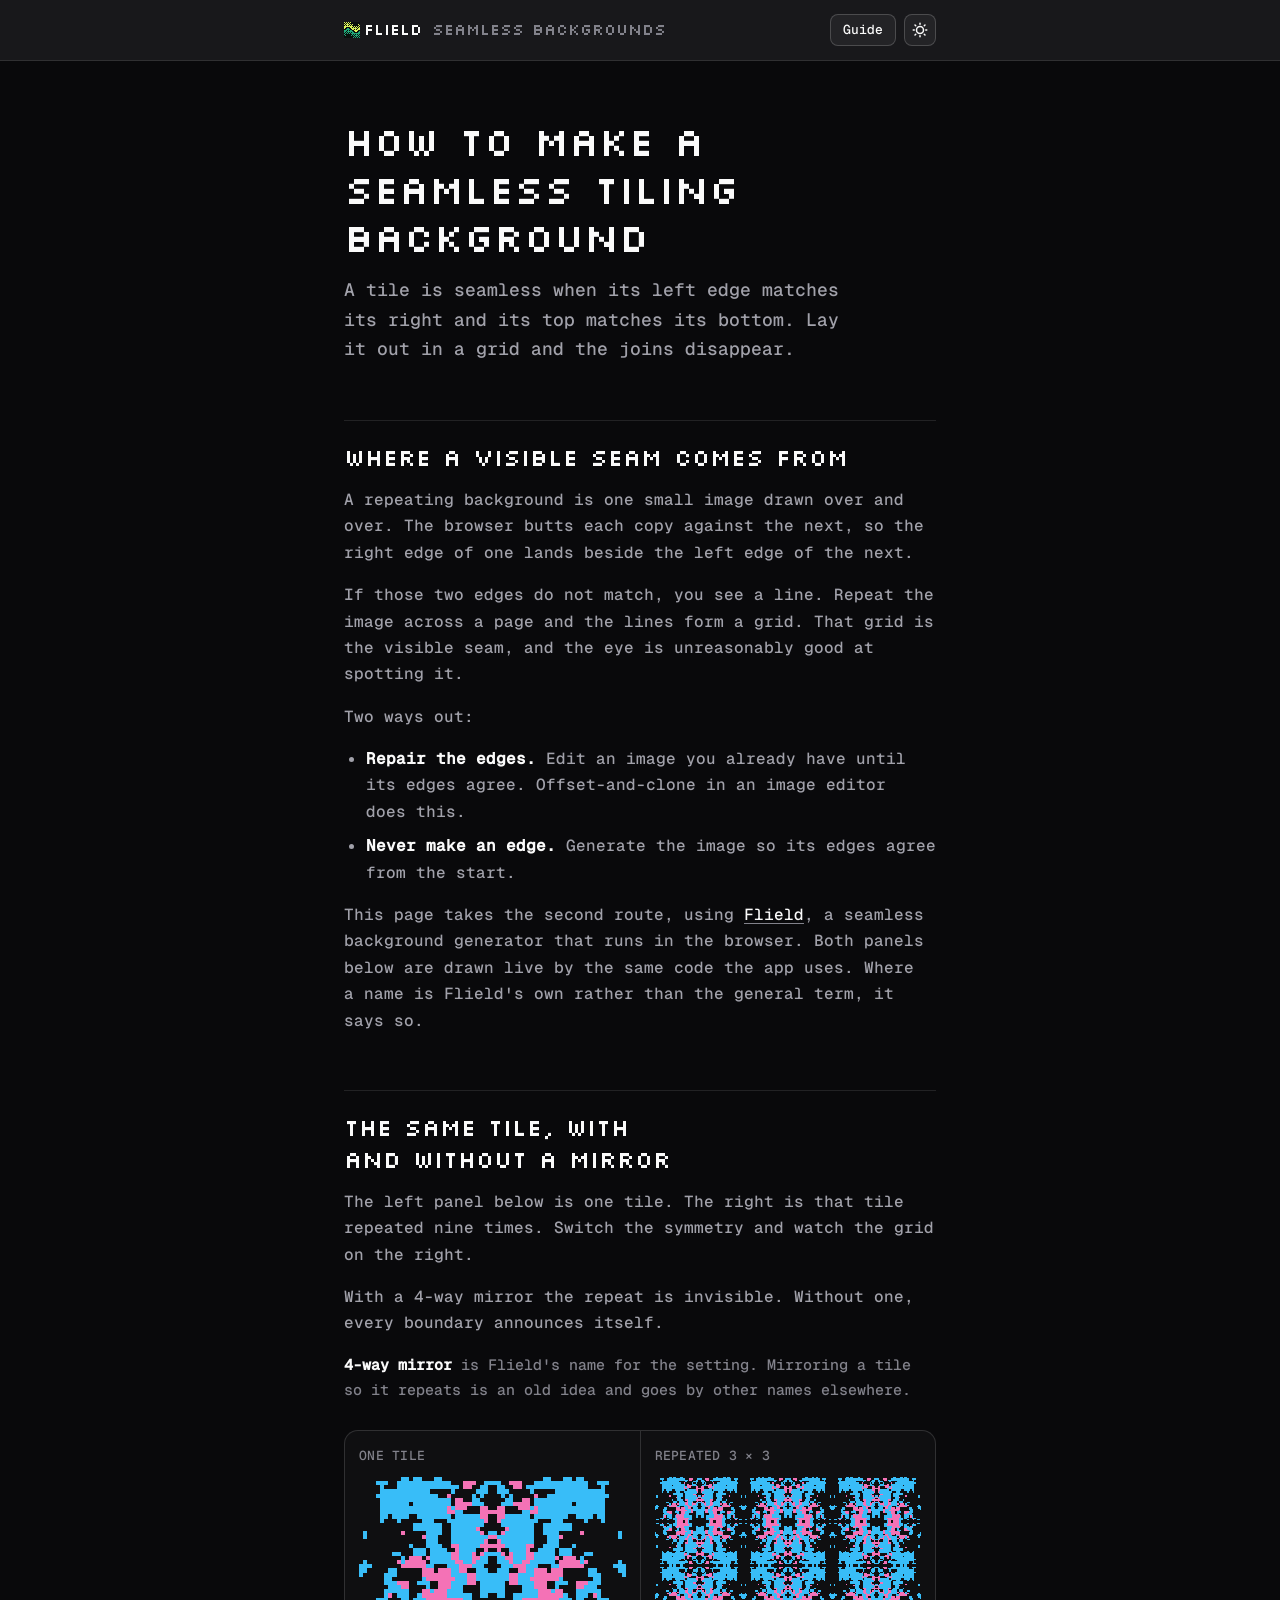
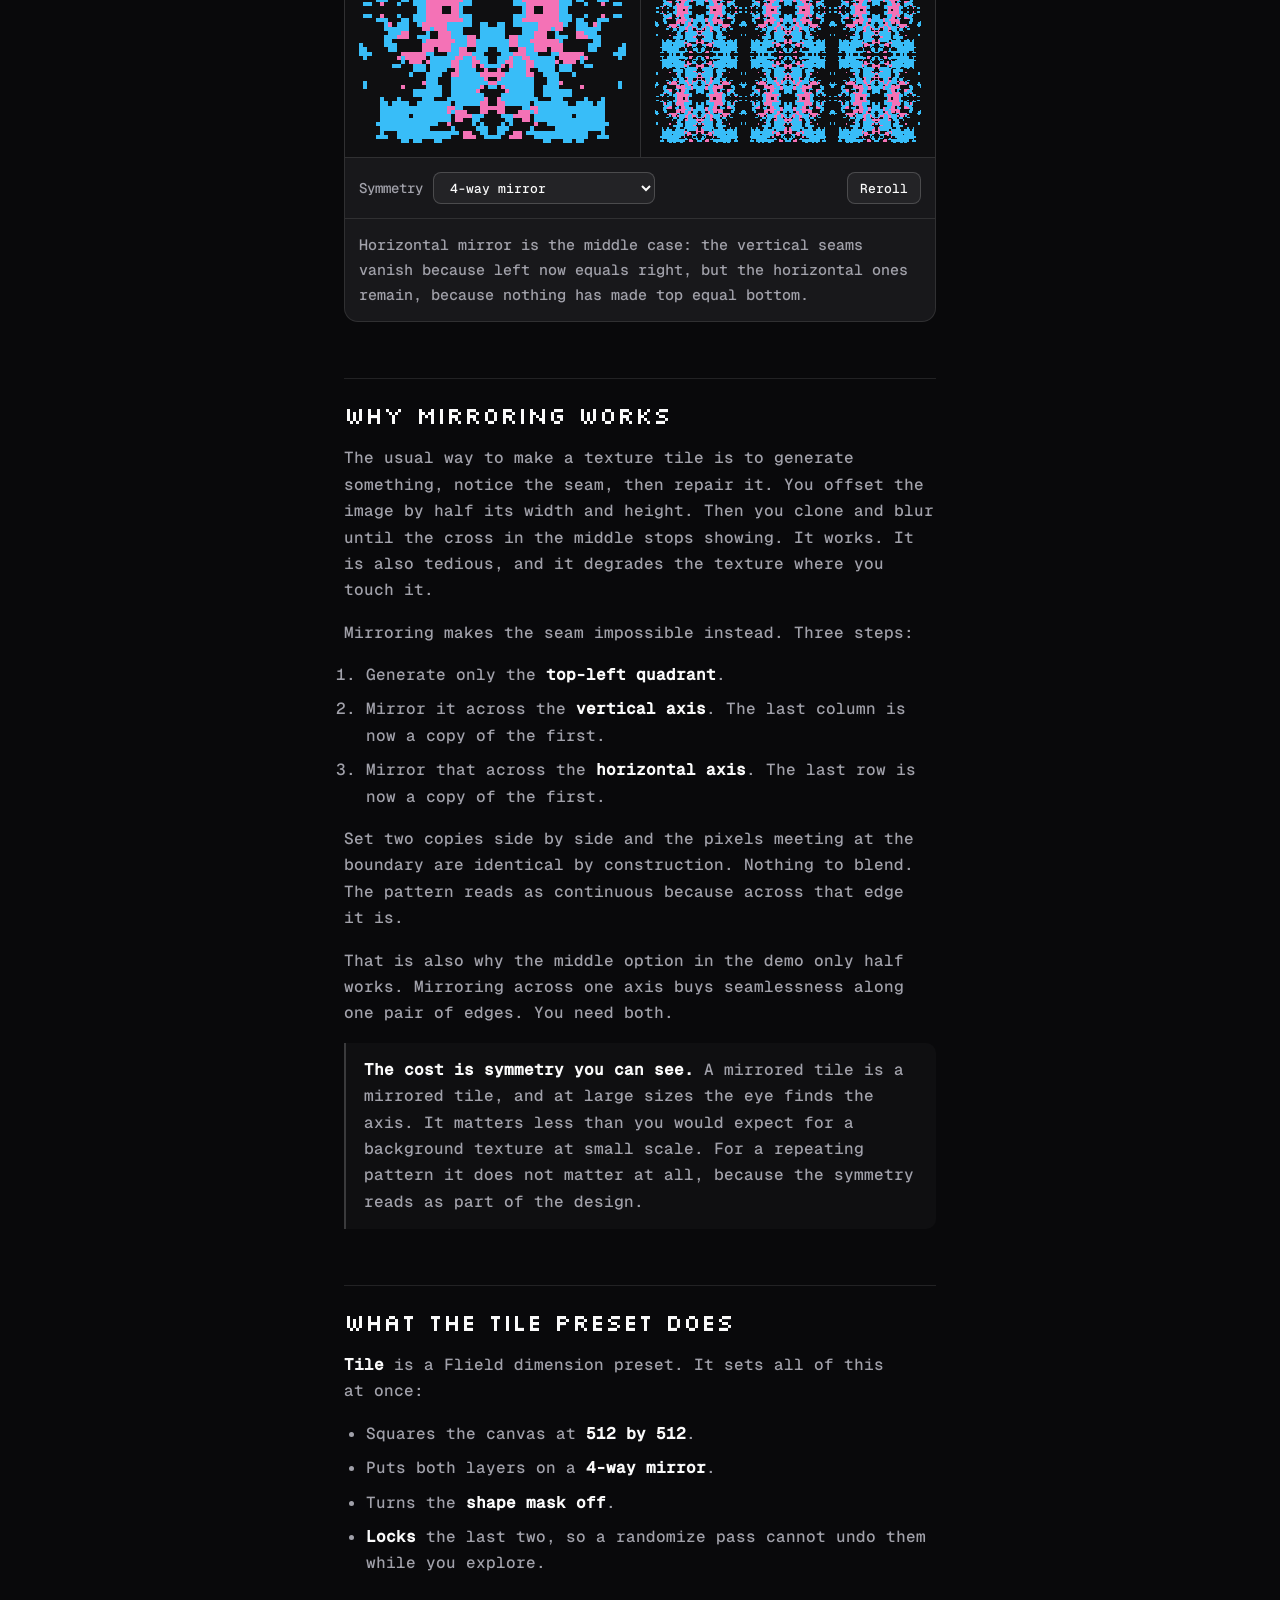
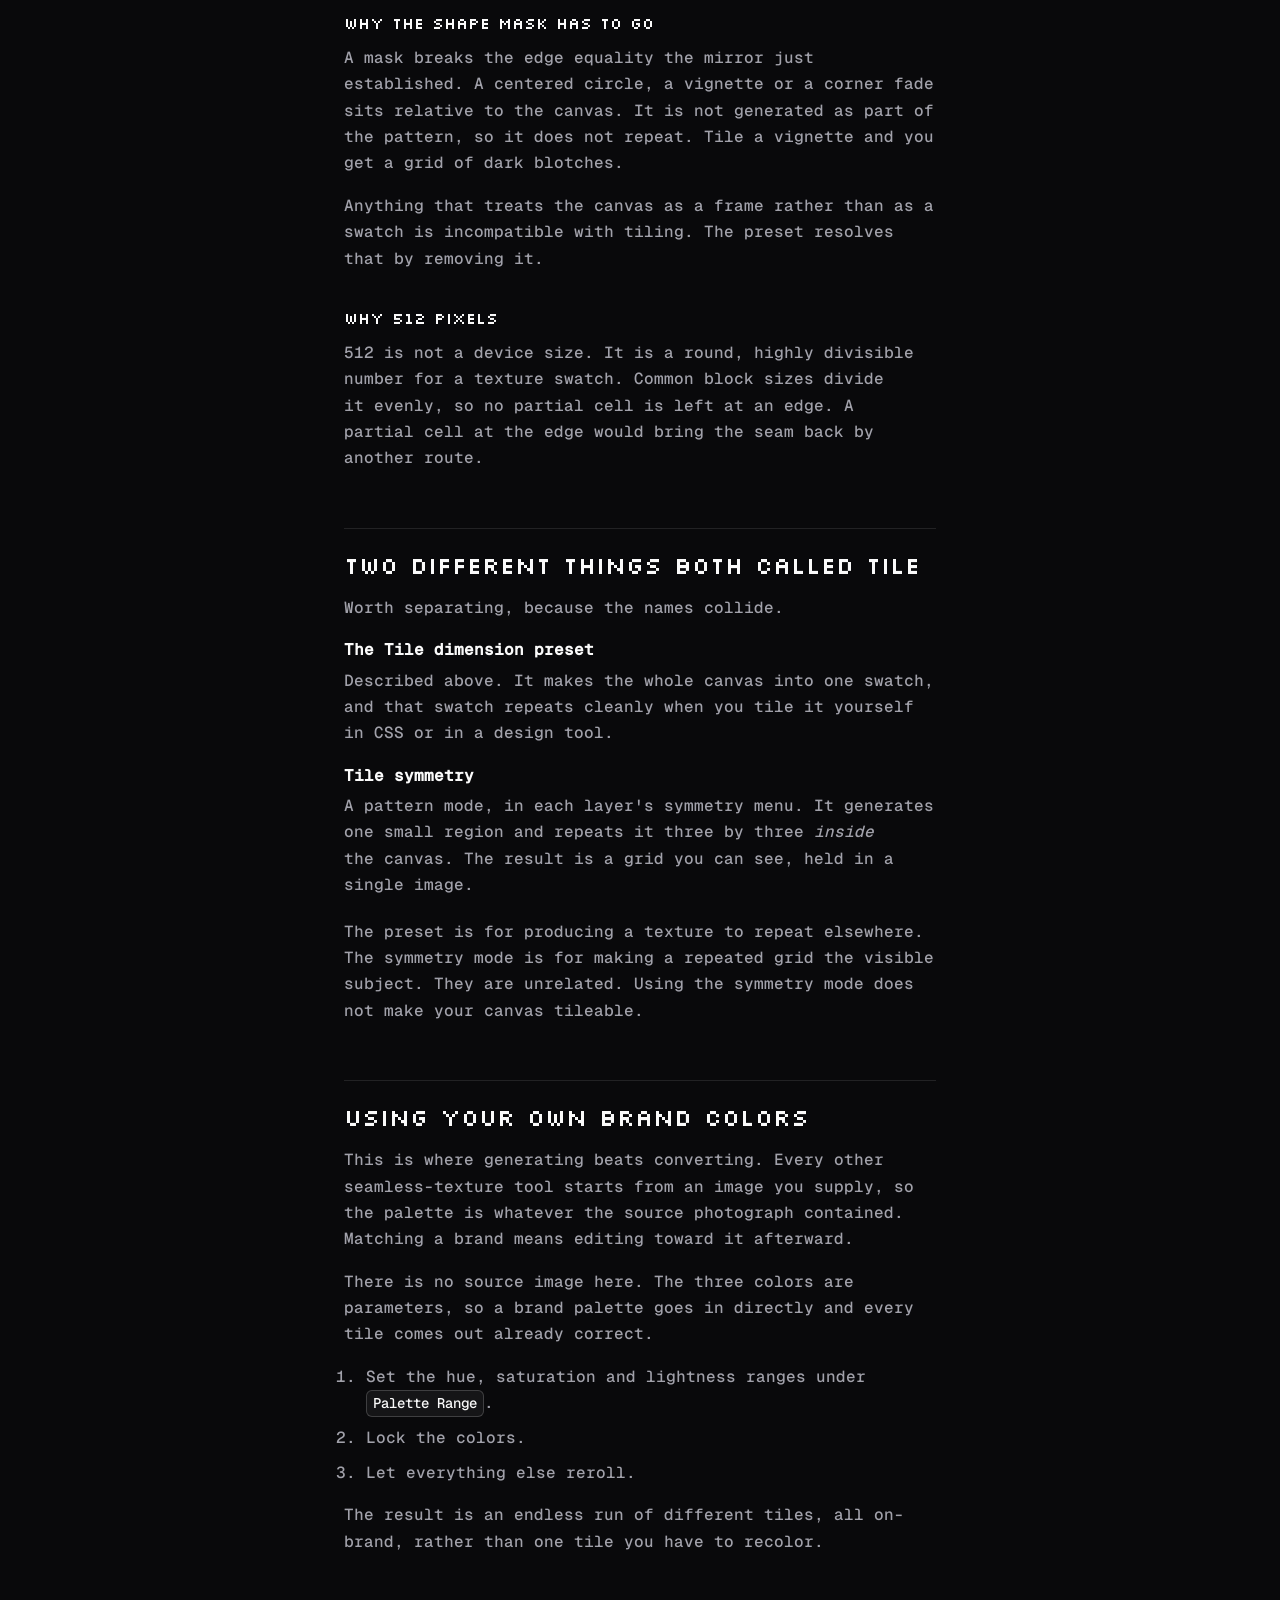
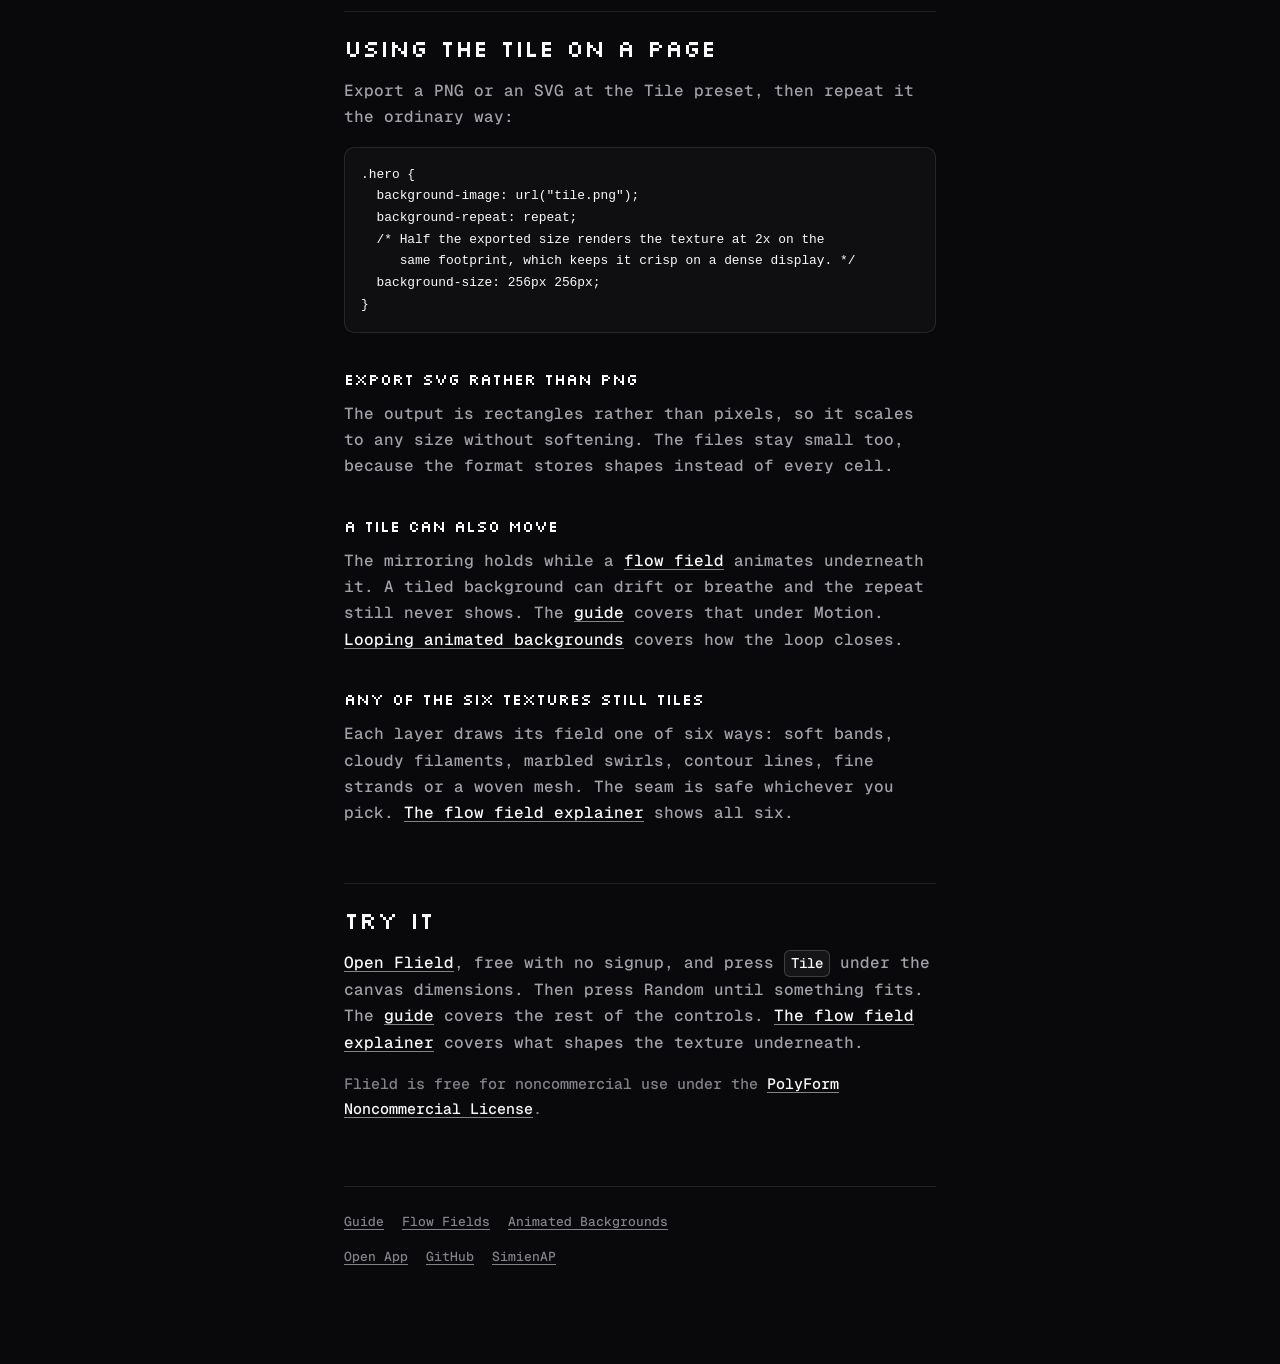
<file: seamless-backgrounds/index.html>
<!doctype html>
<html lang="en">
<head>
  <meta charset="UTF-8" />
  <meta name="viewport" content="width=device-width, initial-scale=1.0" />
  <!-- Above the theme script below, which sets it for the light theme;
       theme.js keeps it in step with the toggle. -->
  <meta name="theme-color" content="#09090b" />
  <!-- Same contract as the app and the guide: dark by default, light only
       for a visitor who has toggled it, read from the shared flield-theme
       key so the choice carries across pages without a flash. -->
  <script>
    try {
      if (localStorage.getItem("flield-theme") === "light") {
        document.documentElement.setAttribute("data-theme", "light");
        document.querySelector('meta[name="theme-color"]').setAttribute("content", "#f4f4f5");
      }
    } catch (err) {
      // localStorage can be unavailable (private browsing, blocked); dark stays the default.
    }
  </script>
  <title>How to make a seamless tiling background without an image</title>
  <meta name="description" content="Why the edges of a tile have to match, why mirroring guarantees they do, what breaks it, and how to generate a tileable background in your own colors." />
  <link rel="canonical" href="https://flield.com/seamless-backgrounds/" />
  <link rel="icon" type="image/svg+xml" href="../favicon.svg" />
  <link rel="apple-touch-icon" sizes="192x192" href="../icon-192.png" />

  <meta property="og:type" content="article" />
  <meta property="og:locale" content="en_US" />
  <meta property="og:url" content="https://flield.com/seamless-backgrounds/" />
  <meta property="og:site_name" content="Flield" />
  <meta property="og:title" content="How to make a seamless tiling background without an image" />
  <meta property="og:description" content="Why the edges of a tile have to match, why mirroring guarantees they do, what breaks it, and how to generate a tileable background in your own colors." />
  <meta property="og:image" content="https://flield.com/screenshot.png?v=9" />
  <meta property="og:image:width" content="1200" />
  <meta property="og:image:height" content="900" />
  <meta property="og:image:alt" content="A generated three-color composition in Flield" />
  <meta name="twitter:card" content="summary_large_image" />
  <meta name="twitter:title" content="How to make a seamless tiling background without an image" />
  <meta name="twitter:description" content="Why the edges of a tile have to match, why mirroring guarantees they do, what breaks it, and how to generate a tileable background in your own colors." />
  <meta name="twitter:image" content="https://flield.com/screenshot.png?v=9" />

  <!-- TechArticle, matching the guide and the flow fields page, with the
       same about/@id pointing at the app node so a crawler reads one
       entity across the site rather than several unrelated things. -->
  <script type="application/ld+json">
  {
    "@context": "https://schema.org",
    "@type": "TechArticle",
    "@id": "https://flield.com/seamless-backgrounds/#article",
    "headline": "How to make a seamless tiling background without an image",
    "description": "Why the edges of a tile have to match, why mirroring guarantees they do, what breaks it, and how to generate a tileable background in your own colors.",
    "url": "https://flield.com/seamless-backgrounds/",
    "mainEntityOfPage": "https://flield.com/seamless-backgrounds/",
    "about": { "@id": "https://flield.com/#app" },
    "inLanguage": "en",
    "image": "https://flield.com/screenshot.png?v=9",
    "datePublished": "2026-09-13",
    "dateModified": "2026-11-26",
    "proficiencyLevel": "Beginner",
    "author": {
      "@type": "Person",
      "@id": "https://simienap.com/#person",
      "name": "Simien",
      "url": "https://simienap.com",
      "sameAs": ["https://github.com/simien"]
    }
  }
  </script>

  <script type="application/ld+json">
  {
    "@context": "https://schema.org",
    "@type": "BreadcrumbList",
    "itemListElement": [
      {
        "@type": "ListItem",
        "position": 1,
        "name": "Flield",
        "item": "https://flield.com/"
      },
      {
        "@type": "ListItem",
        "position": 2,
        "name": "Seamless backgrounds",
        "item": "https://flield.com/seamless-backgrounds/"
      }
    ]
  }
  </script>
  <link rel="stylesheet" href="../guide.css?v=15" />
</head>
<body>
  <header class="site-header">
    <div class="wrap">
      <a class="wordmark" href="../"><svg class="lockup" viewBox="0 0 76 16" width="76" height="16" shape-rendering="crispEdges" aria-hidden="true" focusable="false"><path fill="#0a0f0d" d="M0 0h16v16h-16z"/><path fill="#d9f25a" d="M0 0h1v1h-1zM2 0h1v1h-1zM4 0h1v1h-1zM6 0h1v1h-1zM1 1h1v1h-1zM3 1h1v1h-1zM5 1h1v1h-1zM0 2h1v1h-1zM2 2h3v1h-3zM6 2h1v1h-1zM8 2h1v1h-1zM14 2h1v1h-1zM1 3h1v1h-1zM3 3h1v1h-1zM5 3h1v1h-1zM7 3h1v1h-1zM15 3h1v1h-1zM0 4h9v1h-9zM10 4h1v1h-1zM12 4h1v1h-1zM14 4h1v1h-1zM0 5h2v1h-2zM6 5h2v1h-2zM9 5h1v1h-1zM11 5h1v1h-1zM13 5h1v1h-1zM15 5h1v1h-1zM0 6h1v1h-1zM7 6h6v1h-6zM14 6h2v1h-2zM8 7h2v1h-2zM11 7h1v1h-1zM13 7h3v1h-3zM10 8h4v1h-4zM11 9h2v1h-2z"/><path fill="#1fa97a" d="M3 6h2v1h-2zM2 7h4v1h-4zM0 8h3v1h-3zM4 8h1v1h-1zM6 8h2v1h-2zM0 9h2v1h-2zM3 9h6v1h-6zM15 9h1v1h-1zM0 10h1v1h-1zM2 10h1v1h-1zM4 10h1v1h-1zM6 10h1v1h-1zM8 10h2v1h-2zM14 10h2v1h-2zM1 11h1v1h-1zM3 11h1v1h-1zM5 11h1v1h-1zM7 11h9v1h-9zM0 12h1v1h-1zM8 12h1v1h-1zM10 12h1v1h-1zM12 12h1v1h-1zM14 12h1v1h-1zM1 13h1v1h-1zM7 13h1v1h-1zM9 13h1v1h-1zM11 13h3v1h-3zM15 13h1v1h-1zM10 14h1v1h-1zM12 14h1v1h-1zM14 14h1v1h-1zM9 15h1v1h-1zM11 15h1v1h-1zM13 15h1v1h-1zM15 15h1v1h-1z"/><path fill="currentColor" transform="translate(22 3) scale(2)" d="M0 0h3v1h-3zM5 0h1v1h-1zM10 0h1v1h-1zM13 0h3v1h-3zM18 0h1v1h-1zM23 0h3v1h-3zM0 1h1v1h-1zM5 1h1v1h-1zM10 1h1v1h-1zM13 1h1v1h-1zM18 1h1v1h-1zM23 1h1v1h-1zM26 1h1v1h-1zM0 2h3v1h-3zM5 2h1v1h-1zM10 2h1v1h-1zM13 2h3v1h-3zM18 2h1v1h-1zM23 2h1v1h-1zM26 2h1v1h-1zM0 3h1v1h-1zM5 3h1v1h-1zM10 3h1v1h-1zM13 3h1v1h-1zM18 3h1v1h-1zM23 3h1v1h-1zM26 3h1v1h-1zM0 4h1v1h-1zM5 4h3v1h-3zM10 4h1v1h-1zM13 4h3v1h-3zM18 4h3v1h-3zM23 4h3v1h-3z"/></svg><span class="sr-only">Flield</span> <span class="wordmark-page">Seamless Backgrounds</span></a> <!-- scan-ignore: the page's own name -->
      <div class="header-actions">
        <a class="btn" href="../guide/">Guide</a>
        <button type="button" class="btn btn-icon" id="themeToggleBtn" title="Switch to light theme"><svg viewBox="0 0 256 256" width="16" height="16" fill="currentColor" aria-hidden="true"><path d="M116,36V20a12,12,0,0,1,24,0V36a12,12,0,0,1-24,0Zm80,92a68,68,0,1,1-68-68A68.07,68.07,0,0,1,196,128Zm-24,0a44,44,0,1,0-44,44A44.05,44.05,0,0,0,172,128ZM51.51,68.49a12,12,0,1,0,17-17l-12-12a12,12,0,0,0-17,17Zm0,119-12,12a12,12,0,0,0,17,17l12-12a12,12,0,1,0-17-17ZM196,72a12,12,0,0,0,8.49-3.51l12-12a12,12,0,0,0-17-17l-12,12A12,12,0,0,0,196,72Zm8.49,115.51a12,12,0,0,0-17,17l12,12a12,12,0,0,0,17-17ZM48,128a12,12,0,0,0-12-12H20a12,12,0,0,0,0,24H36A12,12,0,0,0,48,128Zm80,80a12,12,0,0,0-12,12v16a12,12,0,0,0,24,0V220A12,12,0,0,0,128,208Zm108-92H220a12,12,0,0,0,0,24h16a12,12,0,0,0,0-24Z"/></svg></button>
      </div>
    </div>
  </header>

  <main class="wrap">
    <h1>How to make a seamless tiling background</h1>
    <p class="lede">A tile is seamless when its left edge matches its right and its top matches its bottom. Lay it out in a grid and the joins disappear.</p>

    <h2 id="definition">Where a visible seam comes from</h2>

    <p>A repeating background is one small image drawn over and over. The browser butts each copy against the next, so the right edge of one lands beside the left edge of the next.</p>

    <p>If those two edges do not match, you see a line. Repeat the image across a page and the lines form a grid. That grid is the visible seam, and the eye is unreasonably good at spotting it.</p>

    <p>Two ways out:</p>

    <ul>
      <li><strong>Repair the edges.</strong> Edit an image you already have until its edges agree. Offset-and-clone in an image editor does this.</li>
      <li><strong>Never make an edge.</strong> Generate the image so its edges agree from the start.</li>
    </ul>

    <p>This page takes the second route, using <a href="../">Flield</a>, a seamless background generator that runs in the browser. Both panels below are drawn live by the same code the app uses. Where a name is Flield's own rather than the general term, it says so.</p>

    <h2 id="proof">The same tile, with and without a mirror</h2>

    <p>The left panel below is one tile. The right is that tile repeated nine times. Switch the symmetry and watch the grid on the right.</p>

    <p>With a 4-way mirror the repeat is invisible. Without one, every boundary announces itself.</p>

    <p class="meta"><strong>4-way mirror</strong> is Flield's name for the setting. Mirroring a tile so it repeats is an old idea and goes by other names elsewhere.</p>

    <div class="demo">
      <div class="demo-canvases">
        <div class="demo-pane">
          <p class="demo-label">One tile</p>
          <canvas id="tileCanvas" role="img" aria-label="One tile: a single generated composition." width="256" height="256"></canvas>
        </div>
        <div class="demo-pane">
          <p class="demo-label">Repeated 3 &times; 3</p>
          <canvas id="repeatCanvas" role="img" aria-label="The same tile repeated three by three, showing whether its edges meet." width="256" height="256"></canvas>
        </div>
      </div>
      <div class="demo-controls">
        <div class="demo-control">
          <label for="symmetrySelect">Symmetry</label>
          <select id="symmetrySelect" class="btn">
            <option value="quad" selected>4-way mirror</option>
            <option value="horizontal">Horizontal mirror only</option>
            <option value="none">None</option>
          </select>
        </div>
        <button type="button" class="btn" id="rerollBtn">Reroll</button>
      </div>
      <p class="demo-caption">Horizontal mirror is the middle case: the vertical seams vanish because left now equals right, but the horizontal ones remain, because nothing has made top equal bottom.</p>
    </div>

    <h2 id="why">Why mirroring works</h2>

    <p>The usual way to make a texture tile is to generate something, notice the seam, then repair it. You offset the image by half its width and height. Then you clone and blur until the cross in the middle stops showing. It works. It is also tedious, and it degrades the texture where you touch it.</p>

    <p>Mirroring makes the seam impossible instead. Three steps:</p>

    <ol>
      <li>Generate only the <strong>top-left quadrant</strong>.</li>
      <li>Mirror it across the <strong>vertical axis</strong>. The last column is now a copy of the first.</li>
      <li>Mirror that across the <strong>horizontal axis</strong>. The last row is now a copy of the first.</li>
    </ol>

    <p>Set two copies side by side and the pixels meeting at the boundary are identical by construction. Nothing to blend. The pattern reads as continuous because across that edge it is.</p>

    <p>That is also why the middle option in the demo only half works. Mirroring across one axis buys seamlessness along one pair of edges. You need both.</p>

    <div class="note">
      <p><strong>The cost is symmetry you can see.</strong> A mirrored tile is a mirrored tile, and at large sizes the eye finds the axis. It matters less than you would expect for a background texture at small scale. For a repeating pattern it does not matter at all, because the symmetry reads as part of the design.</p>
    </div>

    <h2 id="preset">What the Tile preset does</h2>

    <p><strong>Tile</strong> is a Flield dimension preset. It sets all of this at once:</p>

    <ul>
      <li>Squares the canvas at <strong>512 by 512</strong>.</li>
      <li>Puts both layers on a <strong>4-way mirror</strong>.</li>
      <li>Turns the <strong>shape mask off</strong>.</li>
      <li><strong>Locks</strong> the last two, so a randomize pass cannot undo them while you explore.</li>
    </ul>

    <h3>Why the shape mask has to go</h3>

    <p>A mask breaks the edge equality the mirror just established. A centered circle, a vignette or a corner fade sits relative to the canvas. It is not generated as part of the pattern, so it does not repeat. Tile a vignette and you get a grid of dark blotches.</p>

    <p>Anything that treats the canvas as a frame rather than as a swatch is incompatible with tiling. The preset resolves that by removing it.</p>

    <h3>Why 512 pixels</h3>

    <p>512 is not a device size. It is a round, highly divisible number for a texture swatch. Common block sizes divide it evenly, so no partial cell is left at an edge. A partial cell at the edge would bring the seam back by another route.</p>

    <h2 id="naming">Two different things both called Tile</h2>

    <p>Worth separating, because the names collide.</p>

    <dl>
      <dt>The Tile dimension preset</dt>
      <dd>Described above. It makes the whole canvas into one swatch, and that swatch repeats cleanly when you tile it yourself in CSS or in a design tool.</dd>
      <dt>Tile symmetry</dt>
      <dd>A pattern mode, in each layer's symmetry menu. It generates one small region and repeats it three by three <em>inside</em> the canvas. The result is a grid you can see, held in a single image.</dd>
    </dl>

    <p>The preset is for producing a texture to repeat elsewhere. The symmetry mode is for making a repeated grid the visible subject. They are unrelated. Using the symmetry mode does not make your canvas tileable.</p>

    <h2 id="colors">Using your own brand colors</h2>

    <p>This is where generating beats converting. Every other seamless-texture tool starts from an image you supply, so the palette is whatever the source photograph contained. Matching a brand means editing toward it afterward.</p>

    <p>There is no source image here. The three colors are parameters, so a brand palette goes in directly and every tile comes out already correct.</p>

    <ol>
      <li>Set the hue, saturation and lightness ranges under <span class="ui-ref">Palette Range</span>.</li>
      <li>Lock the colors.</li>
      <li>Let everything else reroll.</li>
    </ol>

    <p>The result is an endless run of different tiles, all on-brand, rather than one tile you have to recolor.</p>

    <h2 id="use">Using the tile on a page</h2>

    <p>Export a PNG or an SVG at the Tile preset, then repeat it the ordinary way:</p>

    <pre><code>.hero {
  background-image: url("tile.png");
  background-repeat: repeat;
  /* Half the exported size renders the texture at 2x on the
     same footprint, which keeps it crisp on a dense display. */
  background-size: 256px 256px;
}</code></pre>

    <h3>Export SVG rather than PNG</h3>

    <p>The output is rectangles rather than pixels, so it scales to any size without softening. The files stay small too, because the format stores shapes instead of every cell.</p>

    <h3>A tile can also move</h3>

    <p>The mirroring holds while a <a href="../flow-fields/">flow field</a> animates underneath it. A tiled background can drift or breathe and the repeat still never shows. The <a href="../guide/">guide</a> covers that under Motion. <a href="../animated-backgrounds/">Looping animated backgrounds</a> covers how the loop closes.</p>

    <h3>Any of the six textures still tiles</h3>

    <p>Each layer draws its field one of six ways: soft bands, cloudy filaments, marbled swirls, contour lines, fine strands or a woven mesh. The seam is safe whichever you pick. <a href="../flow-fields/">The flow field explainer</a> shows all six.</p>

    <h2 id="try">Try it</h2>

    <p><a href="../">Open Flield</a>, free with no signup, and press <span class="ui-ref">Tile</span> under the canvas dimensions. Then press Random until something fits. The <a href="../guide/">guide</a> covers the rest of the controls. <a href="../flow-fields/">The flow field explainer</a> covers what shapes the texture underneath.</p>

    <p class="meta">Flield is free for noncommercial use under the <a href="https://github.com/simien/Flield/blob/main/LICENSE.md" target="_blank" rel="noopener">PolyForm Noncommercial License</a>.</p>

  </main>

  <footer class="wrap">
    <div class="site-footer">
      <div class="site-footer-row">
        <a href="../guide/">Guide</a>
        <a href="../flow-fields/">Flow Fields</a>
        <a href="../animated-backgrounds/">Animated Backgrounds</a>
      </div>
      <div class="site-footer-row">
        <a href="../">Open App</a>
        <a href="https://github.com/simien/Flield" target="_blank" rel="noopener">GitHub</a>
        <a href="https://simienap.com" target="_blank" rel="noopener">SimienAP</a>
      </div>
    </div>
  </footer>

  <script src="../generator.js?v=16"></script>
  <script src="../theme.js?v=1"></script>
  <script>
    const tileCanvas = document.getElementById("tileCanvas");
    const repeatCanvas = document.getElementById("repeatCanvas");
    const symmetrySelect = document.getElementById("symmetrySelect");

    // The tile is generated once at this size and then drawn nine times
    // into the repeat panel, so the right-hand canvas shows the actual
    // exported tile repeating rather than a separately generated image.
    const TILE_PX = 256;
    const BLOCK = 4;
    const REPEATS = 3;

    let tileSeed = "seamless";

    function paletteFor() {
      const styles = getComputedStyle(document.documentElement);
      return {
        bg: styles.getPropertyValue("--well").trim() || "#0f0f11",
        a: "#38bdf8",
        b: "#f472b6",
      };
    }

    function layer(seed, color, density, symmetry, overrides) {
      return Object.assign({
        seed,
        color,
        density,
        fieldStrength: 0.4,
        fieldScale: 110,
        flowAngle: 30,
        flowStretch: 3,
        fieldOctaves: 2,
        symmetry,
        smoothPasses: 1,
      }, overrides);
    }

    function renderTile() {
      const palette = paletteFor();
      const symmetry = symmetrySelect.value;
      const options = {
        width: TILE_PX,
        height: TILE_PX,
        blockSize: BLOCK,
        bgColor: palette.bg,
        layerA: layer(tileSeed + "-a", palette.a, 0.42, symmetry),
        layerB: layer(tileSeed + "-b", palette.b, 0.24, symmetry, {
          fieldScale: 80,
          flowAngle: 115,
        }),
        // A shape mask would break the edge equality the mirror creates,
        // which is the point the page is making, so the demo never sets one.
        shapeMask: "none",
      };
      const { gridA, gridB, cols, rows } = generate(options);
      renderToCanvas(tileCanvas, {
        ...options,
        colorA: options.layerA.color,
        colorB: options.layerB.color,
        gridA,
        gridB,
        cols,
        rows,
      });
    }

    function renderRepeat() {
      const ctx = repeatCanvas.getContext("2d");
      const cell = repeatCanvas.width / REPEATS;
      ctx.imageSmoothingEnabled = false;
      ctx.clearRect(0, 0, repeatCanvas.width, repeatCanvas.height);
      for (let y = 0; y < REPEATS; y++) {
        for (let x = 0; x < REPEATS; x++) {
          ctx.drawImage(tileCanvas, x * cell, y * cell, cell, cell);
        }
      }
    }

    function renderAll() {
      renderTile();
      renderRepeat();
    }

    symmetrySelect.addEventListener("change", renderAll);
    document.getElementById("rerollBtn").addEventListener("click", () => {
      tileSeed = Math.random().toString(36).slice(2);
      renderAll();
    });

    // The demo paints its own background color, so it needs a repaint to
    // follow the theme rather than sitting at the other one's palette.
    document.addEventListener("themechange", () => renderAll());

    renderAll();
  </script>
  <!-- Cloudflare Web Analytics: the same manual snippet as the app page,
       since the edge injects nothing into a Worker's static assets. -->
  <script type='module' src='https://static.cloudflareinsights.com/beacon.min.js' data-cf-beacon='{"token": "d0b20fbf211d45efb84596a5f93dd3d1"}'></script>
</body>
</html>
</file>
<file: style.css>
/* The brand's two faces (local/Brand reference, 26 November 2026), served
   from fonts/ as Latin subsets. Silkscreen is a pixel face: it is set
   only at multiples of 8px, where every stroke lands on whole pixels, at
   weight 400 with synthesis off, since a faux bold smears it. A change to
   a font file bumps its ?v= here and in the other stylesheet. */
@font-face {
  font-family: "Silkscreen";
  src: url("fonts/silkscreen-400.woff2?v=1") format("woff2");
  font-weight: 400;
  font-style: normal;
  font-display: swap;
}

/* Dark is the default regardless of the system's own light/dark
   setting (a deliberate choice, not an oversight); light only applies
   when the theme toggle has set data-theme="light" on the root, read
   back from localStorage on load (see the blocking script in <head>,
   which sets that attribute before first paint to avoid a flash of
   the wrong theme). */
:root {
  color-scheme: dark;
  /* The fixed bottom bar's full footprint below the sheet breakpoint:
     8px of padding either side of a touch target, its 1px top border,
     and whatever the device reserves under it. Read by the sheet, the
     artboard and the site footer, all of which stop short of it. Zero
     while the bar is empty on wider layouts. */
  --action-bar-h: 0px;
  /* A split button's caret half. One value everywhere it appears, so
     the GIF menu in a panel and the speed menu on the bar can't drift
     to different widths; the touch tiers below resize it with the
     control it's attached to. */
  /* The primary fill under a pointer. Everything wearing that fill dims
     by the same amount, background and border together, so a filled
     control never ends up with a ring brighter than its own face. */
  --primary-hover: color-mix(in srgb, var(--primary) 85%, var(--panel));
  --caret-w: 30px;
  /* The progress wash on a hold-to-confirm button. Tinted from the
     primary so it reads as the action arriving, and kept translucent so
     the label stays legible while it passes underneath. */
  --hold-tint: color-mix(in srgb, var(--primary) 30%, transparent);
  /* Surfaces, darkest to lightest: --bg is the canvas surround and
     every sunken control (inputs, chips, lock buttons, the tab track);
     --well is the sidebar's scrollable tab body; --panel is the sidebar
     chrome, popovers, the modal, and the raised active tab. --well-deep
     sits below --bg, for the color picker's value row, which wants a
     stronger, more visually distinct sunken well. --muted is the lift a
     flat control gets on hover. */
  --bg: #09090b;
  --well: #0f0f11;
  --well-rgb: 15, 15, 17;
  --panel: #18181b;
  --well-deep: #050506;
  --muted: #27272a;
  /* Borders are white at low alpha rather than a fixed zinc, the way
     shadcn's dark theme does it, so the same hairline reads at the same
     contrast on the well, the panel, and a card alike. Controls that
     take input (text fields, outline buttons, the lock tiles) share a
     translucent "input" fill and a slightly stronger border, and lift
     to --input-hover on hover instead of changing border color. */
  --border: rgba(255, 255, 255, 0.1);
  --border-strong: rgba(255, 255, 255, 0.18);
  --input: rgba(255, 255, 255, 0.05);
  --input-hover: rgba(255, 255, 255, 0.09);
  --input-border: rgba(255, 255, 255, 0.15);
  --tab-active-border: var(--input-border);
  /* Four text levels instead of one color at assorted opacities, so
     muted text stays a real, predictable color on every surface.
     --text-heading sits one step off the body text rather than at it:
     a setting's name wants to sit clearly between the section rule over
     it and its own description under it. */
  /* The sidebar's vertical rhythm, as five steps rather than the six
     near-identical values it grew: 4 and 8 group a control's own parts,
     20 separates one control from the next, and 32 opens a section. The
     gap between steps is what makes them read as structure; 4 against 6
     against 8 just reads as drift. 12 earns a step of its own because a
     heading sits closer to what it heads than controls sit to each
     other. */
  --space-1: 4px;
  --space-2: 8px;
  --space-3: 12px;
  --space-4: 20px;
  --space-5: 32px;

  --text: #fafafa;
  --text-heading: #d4d4d8;
  --text-muted: #a1a1aa;
  --text-subtle: #71717a;
  /* Muted text set straight on the page ground (--bg, or the tab
     track's --muted, the same gray in light) rather than on a panel.
     The same as --text-muted in dark; light names its own below. */
  --text-on-bg: var(--text-muted);
  /* Primary is the foreground inverted onto the surface (white on dark,
     near-black on light), the way a neutral shadcn theme does it, so
     the one primary action, a locked field, an active segment, all read
     as the strongest thing on screen without needing a hue. --accent
     stays as an alias since every control below was written against
     it. */
  /* Zinc-200 rather than the full text white: on a #18181b panel the
     pure white fill glows, and this keeps the inverted look at a
     contrast that reads as a button rather than a light source. */
  --primary: #e4e4e7;
  --primary-fg: #18181b;
  --accent: var(--primary);
  /* Sliders fill in the muted text color rather than primary: a layer
     tab shows nine tracks at once, and nine bright lines competed with
     Random and the locks for attention. */
  --slider-fill: var(--text-muted);
  /* The empty part of a track is --muted, close to the panel by design,
     so a slider at its minimum showed no track at all (1.29:1 here,
     1.05:1 in light). Its edge carries the 3:1 a control's boundary
     needs instead, and the fill stays quiet: filled reads as solid,
     empty as outlined. 3.22:1 on the dark panel. */
  --track-edge: #63636b;
  /* The padlock on a lock that is off. 4.83:1 on the dark input; light
     sets its own below. */
  --lock-idle: var(--text-subtle);
  --ring: #71717a;
  /* shadcn's scale: 10px base, controls two steps down, cards and the
     modal one step up. */
  --radius-sm: 8px;
  --radius: 10px;
  --radius-lg: 14px;
  --shadow-xs: 0 1px 2px rgba(0, 0, 0, 0.3);
  --shadow-lg: 0 16px 48px rgba(0, 0, 0, 0.5);
  accent-color: var(--primary);
}

:root[data-theme="light"] {
  color-scheme: light;
  --bg: #f4f4f5;
  --well: #fafafa;
  --well-rgb: 250, 250, 250;
  --panel: #ffffff;
  --well-deep: #e4e4e7;
  --muted: #f4f4f5;
  --border: #e4e4e7;
  --border-strong: #d4d4d8;
  --input: #ffffff;
  --input-hover: #f4f4f5;
  --input-border: #e4e4e7;
  --tab-active-border: transparent;
  --text: #09090b;
  /* Brighter reads as darker here; the step is the same size. */
  --text-heading: #3f3f46;
  --text-muted: #71717a;
  --text-subtle: #a1a1aa;
  /* Muted on #f4f4f5 is 4.40:1, under the 4.5 small text needs, where
     on the white panel it is 4.83. This is the guide's quiet gray, the
     same fix for the same ground: 5.03:1. */
  --text-on-bg: #68686f;
  /* 3.51:1 on the #fafafa panel. */
  --track-edge: #85858d;
  /* Subtle on the white input was 2.56:1; muted is 4.83. */
  --lock-idle: var(--text-muted);
  --primary: #18181b;
  --primary-fg: #fafafa;
  --ring: #a1a1aa;
  --shadow-xs: 0 1px 2px rgba(0, 0, 0, 0.05);
  --shadow-lg: 0 16px 48px rgba(0, 0, 0, 0.16);
}

/* Smooths the theme toggle: an element with its own transition (most
   interactive controls; see button, .field input/select, .color-swatch)
   overrides this outright rather than adding to it, since transition is
   a single cascaded property, not a per-item merge, so those keep their
   own faster hover/active feel. This is the fallback for everything
   else, buttons, tabs and inputs would already snap on hover if only
   this was here so the color-related ones are duplicated there. */
* {
  box-sizing: border-box;
  transition: background-color 0.2s ease, color 0.2s ease, border-color 0.2s ease,
    box-shadow 0.2s ease;
}

html, body {
  height: 100%;
}

body {
  margin: 0;
  font-family: -apple-system, BlinkMacSystemFont, "Segoe UI", Inter, Roboto, sans-serif;
  -webkit-font-smoothing: antialiased;
  -moz-osx-font-smoothing: grayscale;
  background: var(--bg);
  color: var(--text);
  display: flex;
  /* dvh, so the layout tracks the viewport a mobile browser actually
     leaves once its URL bar is on screen; 100vh is the tallest it ever
     gets, which put the footer underneath that bar. The vh line stays
     as the fallback for anything without dvh. */
  height: 100vh;
  height: 100dvh;
  overflow: hidden;
}

/* One keyboard focus treatment for everything, shadcn's: the border
   takes the ring color and a 3px half-opacity ring sits outside it.
   :focus-visible only, so a mouse click never leaves a ring behind.
   Range inputs put the ring on their thumb instead (see below).
   The outline is transparent rather than none: forced colors drops the
   box-shadow, and paints a transparent outline in the system's own
   color, so that is the ring left in high contrast mode. */
button:focus-visible,
.field input[type="text"]:focus-visible,
.field input[type="number"]:focus-visible,
.field select:focus-visible,
.split-btn-select:focus-visible {
  outline: 2px solid transparent;
  border-color: var(--ring);
  box-shadow: 0 0 0 3px color-mix(in srgb, var(--ring) 50%, transparent);
}

input[type="range"]:focus-visible {
  outline: 2px solid transparent;
}

.main-area {
  position: relative;
  flex: 1;
  display: flex;
  flex-direction: column;
  min-height: 0;
  /* Shared by the canvas area and the site footer, so the legend and
     links sit on the same inset as the artwork's edges: sidebar, right
     edge, and bottom. The brand keeps its own 20px at the top. */
  --artboard-pad: 25px;
  /* The gap under the footer strip. It matches the sidebar's own bottom
     padding rather than the artboard's inset, so the name and links line
     up with the last row of buttons in the sidebar instead of floating
     5px above it. The phone block at the end of the file hands it back to
     the artboard's inset, where there is no sidebar to line up with. */
  --footer-inset: 20px;
  /* The footer's own footprint off the bottom edge: its 32px line plus
     the inset under it. The artboard stops here rather than running
     underneath, which is what lets it center in the space it actually
     occupies. Anything else pinned to that edge adds to it. */
  --footer-strip: calc(32px + var(--footer-inset));
  /* Now just the artboard's own margin, top and bottom alike. It used
     to carry the footer's height as well, on both ends, so that the
     artwork stayed centered on the full window: the cost was a gap above
     the artwork the size of a footer and a gap below it the size of a
     margin, which read as the artwork sitting low. Dropped to a plain
     inset here and set to a tighter one while a sheet is up. */
  --artboard-clear: var(--artboard-pad);
}

/* The page's h1, first item in the footer strip. It takes the strip's
   own size rather than one of its own, and carries its weight instead:
   at this scale bold is enough to separate a name from the links beside
   it, and one size across the strip is what makes it read as a single
   line of chrome rather than two things that happen to be adjacent. */
.brand {
  flex-shrink: 0;
  margin: 0;
  font-size: inherit;
  font-weight: 700;
  letter-spacing: -0.01em;
  /* It opens the footer strip, on the page ground like the rest of it. */
  color: var(--text-on-bg);
}

/* The lockup, inline SVG at whole pixels; its logotype is currentColor,
   so the hover below still lifts it. */
.brand a {
  display: block;
  color: inherit;
  text-decoration: none;
}

.brand .lockup {
  display: block;
}

/* The strip's mark rests in the brand's grayscale fallback, quiet under
   the artwork, and takes its Citrus colors while the strip is hovered.
   The SVG's own fill attributes are Citrus, so a page without this sheet
   still shows the brand. The logotype's lift is the hover rule below. */
.brand .lockup .mark-ground {
  fill: #0e0e0e;
}

.brand .lockup .mark-a {
  fill: #e2e2e2;
}

.brand .lockup .mark-b {
  fill: #888888;
}

.brand .lockup path {
  transition: fill 0.2s ease;
}

@media (hover: hover) {
  .site-footer:hover .brand .lockup .mark-ground {
    fill: #0a0f0d;
  }
  .site-footer:hover .brand .lockup .mark-a {
    fill: #d9f25a;
  }
  .site-footer:hover .brand .lockup .mark-b {
    fill: #1fa97a;
  }
}

@media (prefers-reduced-motion: reduce) {
  .brand .lockup path {
    transition: none;
  }
}

@media (hover: hover) {
  .brand a:hover {
    color: var(--text);
  }
}

/* Content that should reach screen readers and search crawlers without
   occupying space in this single-viewport app, where nothing scrolls
   into view: kept in the accessibility tree and DOM text, clipped to a
   1px box instead of display:none (which drops it from both). */
.sr-only {
  position: absolute;
  width: 1px;
  height: 1px;
  padding: 0;
  margin: -1px;
  overflow: hidden;
  clip: rect(0, 0, 0, 0);
  white-space: nowrap;
  border: 0;
}

.controls {
  width: 300px;
  flex-shrink: 0;
  height: 100%;
  background: var(--panel);
  border-right: 1px solid var(--border);
  display: flex;
  flex-direction: column;
  overflow: hidden;
}

.sheet-handle {
  display: none;
}

/* Hidden wherever it happens to be sitting; .action-bar below shows it
   once script has moved it in there, which is the only place it appears
   at all. That also covers the tick between parse and script, when it
   is still a child of <body>. */
.sidebar-toggle {
  display: none;
  padding: 0;
}

.sidebar-backdrop {
  display: none;
  position: fixed;
  inset: 0;
  background: rgba(0, 0, 0, 0.5);
  z-index: 24;
}

/* One setting, parked on top of the bar while the sheet is closed (see
   showLastField in index.html, which moves the real field in here). It
   shares the bar's inset so the two stack as one block of chrome, and
   it sits under the sheet's z-index because the two are never up at the
   same time. */
.last-control {
  display: none;
  position: fixed;
  left: 0;
  right: 0;
  bottom: var(--action-bar-h);
  z-index: 24;
  align-items: flex-end;
  gap: var(--touch-gap);
  padding: var(--space-3) var(--edge-pad);
  background: var(--panel);
  border-top: 1px solid var(--border);
}

.last-control:not([hidden]) {
  display: flex;
}

.last-control-slot {
  flex: 1;
  min-width: 0;
}

/* The field brought its sidebar spacing with it; in a one-row strip the
   bottom margin would just be dead height. */
.last-control-slot .field {
  margin-bottom: 0;
}

/* The thumb bubble sits above the track, which in the sidebar means
   over a label with room to spare above it. Here the strip is one row
   tall and the label is the only thing up there, and it is already
   showing the same live value at the end of the line. */
.last-control-slot .slider-tooltip {
  display: none;
}

.last-control .last-control-close {
  flex-shrink: 0;
  width: 32px;
}

/* The exploration loop, plus the two buttons that choose which panel
   the sheet shows. Parked at the bottom of the screen on narrow layouts
   where the sidebar becomes that sheet (see syncActionBar() in
   index.html, which moves the live controls in here). The sheet rises
   off this bar and stops at its top edge, so Random stays one tap away
   with a panel open and the way back out is always in the same place.
   display:none on wider layouts, where all of this is in the sidebar. */
.action-bar {
  display: none;
  position: fixed;
  left: 0;
  right: 0;
  bottom: 0;
  z-index: 26;
  align-items: center;
  gap: var(--touch-gap);
  padding: var(--space-2) var(--edge-pad);
  padding-bottom: calc(var(--space-2) + env(safe-area-inset-bottom, 0px));
  background: var(--panel);
  border-top: 1px solid var(--border);
}

.action-bar:not([hidden]) {
  display: flex;
}

/* Four fixed targets and Random taking the rest, so the primary action
   is the widest thing on the bar here too. It keeps the fill and drops
   the word: at 375px the row cannot seat both the label and an inset
   the panels can share, and the fill is what marks it as primary. The
   sidebar copy is untouched. */
.action-bar .explore-row {
  flex: 1;
  min-width: 0;
  gap: var(--touch-gap);
  margin-bottom: 0;
}

.action-bar #randomizeBtn {
  min-width: var(--touch-h);
}

.action-bar #randomizeBtn .btn-label {
  display: none;
}

/* Two arrows crossing sideways: shuffle is the widest glyph in the row
   and, at 10.8px against play's 12.7, the shortest. In a line of icons
   the eye takes height for size, so at the shared 15px it read as the
   smallest button on the bar while being the primary one. 18px puts its
   height just past the others and gives the extra width Random carries
   something to hold. Only while it stands alone; beside a word it goes
   back to matching. */
.action-bar #randomizeBtn i {
  font-size: 18px;
}

/* Each panel's button wears Random's own fill while that panel is the
   one showing, the way the tabs inside the sheet mark their own. It
   reads better than flipping one of them to a close icon, which would
   say nothing about the other panel being up.

   The :hover half is not decoration: it has to outrank
   button.secondary's hover rule, which has the same specificity and is
   declared later. Touch browsers leave :hover stuck on whatever was
   tapped last, so without it the button you just pressed is the one
   that loses its fill. */
/* Not behind (hover: hover): the hover half only restates the active
   fill so the general hover below cannot beat it, so latched on a touch
   screen it changes nothing. */
.action-bar button.is-active,
.action-bar button.is-active:hover:not(:disabled) {
  background: var(--primary);
  border-color: var(--primary);
  color: var(--primary-fg);
}

/* 44px here rather than the 32px these controls carry in the sidebar:
   this is the one row meant to be hit with a thumb. The width reset
   opts every one of them out of the full width that Random and
   .secondary take, which in a flex row reads as "take everything, then
   shrink". */
.action-bar button,
.action-bar .split-btn-select {
  height: var(--touch-h);
  flex-shrink: 0;
  margin-top: 0;
}

/* Only the buttons need this: it undoes `button { width: 100% }`, which
   in a flex row reads as "take everything, then shrink". A select never
   had that default, and auto would collapse the caret onto its own
   background image instead of holding the token width. */
.action-bar button {
  width: auto;
}

.action-bar .icon-btn {
  min-width: var(--touch-h);
}

/* In the bar the toggle is just another button in the row. */
.action-bar .sidebar-toggle {
  display: flex;
  width: var(--touch-h);
}

/* Confirms an action whose effect isn't visible from wherever the user
   is looking, e.g. Lock All changes lock icons that may be sitting on
   a layer tab that isn't even the one currently open. Shown via
   showToast() in index.html; opacity/transform (not display) so it can
   transition, and pointer-events stays off so it never blocks a click. */
.toast {
  position: absolute;
  /* Inset from both edges, not left:50%. An absolutely positioned box
     with only a left offset gets shrink-to-fit against the space from
     that offset to the container's edge, which is half the artboard:
     anything longer than that wrapped early and looked clipped. Both
     offsets plus auto margins give it the full width to size against
     and still center it. */
  left: var(--artboard-pad);
  right: var(--artboard-pad);
  width: fit-content;
  max-width: 100%;
  margin: 0 auto;
  top: var(--space-4);
  transform: translateY(-8px);
  padding: 10px 16px;
  border-radius: var(--radius);
  background: var(--panel);
  border: 1px solid var(--border);
  color: var(--text);
  font-size: 13px;
  font-weight: 500;
  box-shadow: var(--shadow-lg);
  opacity: 0;
  pointer-events: none;
  z-index: 20;
  transition: opacity 0.2s ease, transform 0.2s ease;
}

.toast.visible {
  opacity: 1;
  transform: translateY(0);
}

/* First-visit "take the tour" nudge (see #tourChip in index.html).
   Same spot and surface as the toast, one layer beneath it, so a toast
   fired in the meantime still shows on top. */
.tour-chip {
  position: absolute;
  /* Same reasoning as .toast above: both offsets, so the pill can grow
     to the artboard's width before it wraps. */
  left: var(--artboard-pad);
  right: var(--artboard-pad);
  width: fit-content;
  max-width: 100%;
  margin: 0 auto;
  top: var(--space-4);
  align-items: center;
  gap: var(--space-3);
  /* Room on both sides of the text, and the pill grows with its
     content on desktop; below the sheet breakpoint it wraps inside
     the artboard's inset instead. */
  padding: 6px 6px 6px 18px;
  border-radius: 999px;
  background: var(--panel);
  border: 1px solid var(--border);
  color: var(--text-muted);
  font-size: 13px;
  white-space: nowrap;
  box-shadow: var(--shadow-lg);
  z-index: 19;
  animation: tourChipIn 0.3s ease both;
}

.tour-chip:not([hidden]) {
  display: inline-flex;
}

@keyframes tourChipIn {
  from { opacity: 0; transform: translateY(-6px); }
  to { opacity: 1; transform: translateY(0); }
}

/* The play offer is one line; the longer explanation lives in the
   text's tooltip. A dotted underline marks that there is one. */
.tour-chip > span:first-child {
  padding-right: var(--space-1);
}

.tour-chip.play-offer > span {
  text-decoration: underline dotted;
  text-underline-offset: 3px;
  text-decoration-color: var(--text-subtle);
  cursor: help;
}

.tour-chip button {
  width: auto;
  height: 26px;
  padding: 0 var(--space-3);
  border-radius: 999px;
  font-size: 12px;
  flex-shrink: 0;
}

.tour-chip-dismiss {
  min-width: 26px;
  color: var(--text-subtle);
}

@media (hover: hover) {
  .tour-chip-dismiss:hover {
    background: var(--muted);
    color: var(--text);
  }
}

@media (prefers-reduced-motion: reduce) {
  .tour-chip {
    animation: none;
  }
}

@media (prefers-reduced-motion: reduce) {
  .toast {
    transition: opacity 0.2s ease;
    transform: translateY(0);
  }
}

.controls-header {
  flex-shrink: 0;
  padding: var(--space-4) var(--space-4) 0;
  /* Full sidebar width, same as .controls-footer's own border-top. */
  border-bottom: 1px solid var(--border);
}

.controls-body {
  flex: 1;
  overflow-y: auto;
  padding: 16px var(--space-4) var(--space-4);
  background: var(--well);
}

/* Hints that a tab's content continues past the visible edge. Sticky
   (not fixed/absolute) so each tracks its own edge of the scrolled
   area without JS needing to measure anything; negative margin keeps
   it from adding scroll height of its own. JS (see updateScrollFade)
   only toggles the "visible" class, based on scroll position and
   whether the panel overflows at all. */
.scroll-fade {
  position: sticky;
  left: 0;
  right: 0;
  height: 40px;
  margin-bottom: -40px;
  pointer-events: none;
  opacity: 0;
  /* Sits as the first and last child of .controls-body respectively;
     without this, default stacking paints every tab-panel's own content
     (a later sibling) over the top one, since it comes before them in
     the DOM. The bottom one comes after them, so it never showed the
     same problem. */
  z-index: 2;
  transition: opacity 0.15s ease;
}

/* Sticky offsets resolve against .controls-body's padding edge, not its
   true outer edge, so top:0/bottom:0 would leave each fade stopping
   short by exactly that padding (16px/20px), with a hard, unfaded cutoff
   in the gap where content is still being clipped. Offsetting by the
   negative of that padding pushes each fade flush with the real edge.
   Each gradient holds solid for roughly its first sixth, rather than
   starting to fade immediately, so the part nearest the true edge reads
   clearly rather than being mid-fade already; the fade-out end uses an explicit
   0-alpha var(--well) rather than the transparent keyword, since
   interpolating a solid color straight to "transparent" (rgba(0,0,0,0))
   drifts visibly toward black partway through instead of just thinning. */
.scroll-fade-top {
  top: -16px;
  background: linear-gradient(to bottom, var(--well) 0%, var(--well) 17.5%, rgba(var(--well-rgb), 0) 100%);
}

.scroll-fade-bottom {
  bottom: -20px;
  margin-bottom: 0;
  margin-top: -40px;
  background: linear-gradient(to top, var(--well) 0%, var(--well) 17.5%, rgba(var(--well-rgb), 0) 100%);
}

.scroll-fade.visible {
  opacity: 1;
}

.controls-footer {
  flex-shrink: 0;
  padding: var(--space-4);
  border-top: 1px solid var(--border);
}

/* Undo, Auto-randomize, Random: the two icon controls at their fixed
   width and Random taking whatever is left, so the primary action is
   also the widest thing in the sidebar. */
.explore-row {
  display: flex;
  align-items: center;
  gap: var(--space-2);
  /* Same spacing as .button-row below it keeps to the tabs, so the
     three header rows read as evenly stacked rather than paired. */
  margin-bottom: 16px;
}

.explore-row > button,
.explore-row .split-btn button {
  width: auto;
  flex-shrink: 0;
}

.explore-row #randomizeBtn {
  flex: 1;
}

/* min-width rather than width: .explore-row buttons and the footer's
   icon buttons both set width:auto to opt out of the full-width button
   default, and with the padding gone that would shrink these to the
   bare icon. */
.icon-btn {
  min-width: 32px;
  padding: 0;
}

.icon-btn:disabled {
  opacity: 0.4;
  cursor: not-allowed;
}

.split-btn {
  display: flex;
  flex-shrink: 0;
}

.split-btn button {
  width: auto;
}

.split-btn-main {
  border-top-right-radius: 0;
  border-bottom-right-radius: 0;
}

/* While a GIF records, this button shows a count and is held at its
   resting width (see the export handler). Every digit the same width
   keeps the centered count from shifting as it climbs. */
#downloadGif[aria-busy="true"] {
  font-variant-numeric: tabular-nums;
}

.split-btn-select {
  width: var(--caret-w);
  height: 32px;
  flex-shrink: 0;
  margin-top: 0;
  padding: 0;
  border: 1px solid var(--input-border);
  border-radius: 0 var(--radius-sm) var(--radius-sm) 0;
  /* Invisible at rest (matches the shared fill), so the only visible
     line at the seam is split-btn-main's own right border, at the same
     1px weight as every other edge. */
  border-left-color: transparent;
  background-color: var(--input);
  box-shadow: var(--shadow-xs);
  color: var(--text);
  font-size: 13px;
  cursor: pointer;
  appearance: none;
  -webkit-appearance: none;
  /* Pushes the selected option's text off the visible box (the popup
     list itself is unaffected) so only the chevron shows at rest; the
     real value only needs to be visible once the list is open. */
  text-indent: -9999px;
  background-image: url("data:image/svg+xml,%3Csvg xmlns='http://www.w3.org/2000/svg' viewBox='0 0 16 16' fill='none' stroke='%2371717a' stroke-width='2' stroke-linecap='round' stroke-linejoin='round'%3E%3Cpath d='M4 6l4 4 4-4'/%3E%3C/svg%3E");
  background-repeat: no-repeat;
  background-position: center;
  background-size: 15px;
  transition: border-color 0.15s ease, background-color 0.15s ease;
}

/* The darker "well" fill only appears once the dropdown is actually
   open (a native select stays focused while its list is up), rather
   than sitting on permanently and mismatching its other half. */
.split-btn-select:focus {
  background-color: var(--input-hover);
}

@media (hover: hover) {
  .split-btn-select:hover {
    background-color: var(--input-hover);
  }
}

#playBtn.playing {
  background-color: var(--primary);
  color: var(--primary-fg);
  border-color: var(--primary);
}

/* A segmented control: the track is a sunken well, the active segment
   a raised pill with a soft shadow, and the rest plain muted text.
   shadcn's Tabs: a muted track, and the active trigger takes the input
   fill and border in dark (a plain white card in light). */
.tabs {
  display: flex;
  gap: 2px;
  padding: 3px;
  margin-bottom: 16px;
  background: var(--muted);
  border-radius: var(--radius);
}

.tab-btn {
  flex: 1;
  height: 26px;
  padding: 0 2px;
  gap: var(--space-1);
  /* The label plus its lock count (see .tab-count below) has to stay on
     one line even at "Layer A" + a two-digit count, or the whole track
     grows a second row. */
  white-space: nowrap;
  color: var(--text-on-bg);
  font-size: 12px;
  transition: background-color 0.15s ease, color 0.15s ease, box-shadow 0.15s ease,
    border-color 0.15s ease;
}

.tab-btn.active {
  background: var(--input);
  color: var(--text);
  border-color: var(--tab-active-border);
  box-shadow: var(--shadow-xs);
}

@media (hover: hover) {
  .tab-btn:hover:not(.active) {
    color: var(--text);
  }
}

/* Per-tab lock indicator (see updateLockCounts in index.html): one
   small padlock trailing the tab's name, outline when some of that
   tab's fields are locked and solid when all are, in the subtle text
   color so it reads as an annotation rather than part of the label.
   The count itself is in the tab's tooltip. Collapses to nothing when
   the tab has no locks. */
.tab-count {
  display: inline-flex;
  align-items: center;
  color: var(--text-subtle);
}

.tab-count:empty {
  display: none;
}

.tab-count svg {
  width: 11px;
  height: 11px;
}

.tab-count.all,
.tab-btn.active .tab-count {
  color: var(--text-muted);
}

.tab-btn.active .tab-count.all {
  color: var(--text);
}

.field {
  margin-bottom: var(--space-4);
}

/* A trailing fill of "░" (see ::after) stands in for the divider line
   this used to draw above the title: enough to mark a new section
   without a hard rule cutting across the sidebar, and it reads as a
   heading's own underline-in-spirit rather than a separator between
   unrelated blocks. The margin above is the same spacing the border
   used to sit inside; keep that even though the line itself is gone,
   or sections stop reading as distinct groups. */
.section-title {
  display: flex;
  align-items: center;
  gap: 10px;
  overflow: hidden;
  white-space: nowrap;
  font-family: "Silkscreen", ui-monospace, monospace;
  font-size: 16px;
  font-weight: 400;
  font-synthesis: none;
  letter-spacing: 0;
  /* The brightest text in its group, above the setting titles it
     introduces: 12.9:1 on the dark panel against their 9.9:1, and
     19.9:1 against 10.4:1 on the light one. It sat below them for a
     while, which inverted the hierarchy, a section reading quieter than
     the fields inside it. Going the other way instead, to
     --text-subtle, measures 3.7:1 and 2.4:1, both under AA, and no
     single gray fixes that because the two themes want it moved in
     opposite directions. */
  color: var(--text);
  /* Further from what came before than from what it heads. */
  margin: var(--space-5) 0 var(--space-3);
}

/* A title that opens its panel (Layer A/B's "Fill") has nothing above
   it to separate from. */
.section-title:first-child {
  margin-top: 0;
}

.section-title::after {
  content: "░░░░░░░░░░░░░░░░░░░░░░░░░░░░░░░░░░░░░░░░░░░░░░░░░░░░░░░░░░░░░░░░░░░░░░░░░░░░░░░░░░░░░░░░░░░░░░░░░░░░░░░░░░░░░░░░░░░░░░░░░░░░░░░░░░░░░░░░░░░░░░░░";
  /* Decoration, so its alt text is empty: without it each heading's
     accessible name carried all 140 glyphs. A browser that doesn't know
     the "/ alt" form drops this second declaration and keeps the first. */
  content: "░░░░░░░░░░░░░░░░░░░░░░░░░░░░░░░░░░░░░░░░░░░░░░░░░░░░░░░░░░░░░░░░░░░░░░░░░░░░░░░░░░░░░░░░░░░░░░░░░░░░░░░░░░░░░░░░░░░░░░░░░░░░░░░░░░░░░░░░░░░░░░░░" / "";
  flex: 1;
  overflow: hidden;
  color: var(--border-strong);
  /* The UI's own system-sans font smooths this glyph into a soft,
     nearly continuous smudge; a monospace face renders its dot texture
     with crisp edges instead, so it stays visibly pixelated even
     packed edge to edge with no letter-spacing pulling it apart into
     separate dots. */
  font-family: ui-monospace, "SF Mono", Menlo, Consolas, monospace;
  font-size: 12px;
  line-height: 1;
}

/* One card per collapsible: the toggle is the card's header row and
   the content unfolds inside the same border below a divider, rather
   than the header and body being two separate boxes with a gap. */
.palette-section {
  margin: 0 0 var(--space-4);
  background: var(--panel);
  border: 1px solid var(--border);
  border-radius: var(--radius);
  overflow: hidden;
}

.palette-toggle {
  width: 100%;
  height: 32px;
  padding: 0 var(--space-2) 0 10px;
  border: none;
  border-radius: 0;
  color: var(--text);
  font-size: 12px;
  display: flex;
  justify-content: space-between;
}

@media (hover: hover) {
  .palette-toggle:hover {
    background: var(--muted);
  }
}

.palette-toggle i {
  color: var(--text-muted);
  transition: transform 0.15s ease;
}

.palette-toggle[aria-expanded="true"] i {
  transform: rotate(180deg);
}

.palette-content {
  padding: var(--space-3) 10px;
  border-top: 1px solid var(--border);
}

.palette-content .hint {
  margin-top: 0;
}

.preset-chip-row {
  display: flex;
  flex-wrap: wrap;
  gap: 6px;
  margin-bottom: var(--space-4);
}

.preset-chip-row button {
  flex: 0 0 auto;
  height: 26px;
  padding: 0 10px;
  font-size: 11px;
  background: var(--input);
  color: var(--text);
  border: 1px solid var(--input-border);
  box-shadow: var(--shadow-xs);
}

.preset-chip-row .dimension-preset-btn {
  flex: 1;
  text-align: center;
}

@media (hover: hover) {
  .preset-chip-row button:hover {
    background: var(--input-hover);
  }
}

/* A chip whose values the composition currently matches (see
   updatePresetChips in index.html): the same lifted, muted tile a
   locked field gets, since it reports a state rather than inviting a
   click. */
.preset-chip-row button.active {
  background: var(--muted);
  border-color: var(--border-strong);
  color: var(--text);
}

.field label {
  display: flex;
  justify-content: space-between;
  align-items: center;
  /* Stays in the system sans. Silkscreen was tried here on 26 November
     2026: at 16px (its smallest readable whole-pixel size) the longer
     names wrapped and every label matched the section title above it. */
  font-size: 12px;
  font-weight: 500;
  margin-bottom: var(--space-2);
  /* Between the section title above and the description below, which is
     where a setting's name belongs. The description could not be dimmed
     to open that gap: on the light panel the muted gray it uses already
     measures 4.5:1, with nothing under it that still reads. Lifting
     this instead opens the same gap and gains contrast rather than
     spending it. */
  color: var(--text-heading);
}

/* The live value: plain tabular monospace in the full text color, so it
   reads as the answer next to the quieter name that asks for it. Matched
   by class rather than by being a span in a label, because a label whose
   name changes with the layer's texture carries a span for that too, and
   it is not data. */
.field label .field-value {
  font-family: ui-monospace, "SF Mono", Menlo, Consolas, monospace;
  font-variant-numeric: tabular-nums;
  font-size: 11px;
  font-weight: 400;
  color: var(--text);
}

.field input[type="text"],
.field input[type="number"],
.field select {
  width: 100%;
  height: 32px;
  padding: 0 10px;
  border: 1px solid var(--input-border);
  border-radius: var(--radius-sm);
  background: var(--input);
  color: var(--text);
  font-family: inherit;
  font-size: 13px;
  box-shadow: var(--shadow-xs);
  transition: border-color 0.15s ease, background-color 0.15s ease, color 0.15s ease,
    box-shadow 0.15s ease;
}

@media (hover: hover) {
  .field select:hover {
    background-color: var(--input-hover);
  }
}

/* Width/Height: the native spinner arrows are too small to hit at this
   size and clash with the flat look; the arrow keys still step them. */
.field input[type="number"]::-webkit-outer-spin-button,
.field input[type="number"]::-webkit-inner-spin-button {
  -webkit-appearance: none;
  margin: 0;
}

.field input[type="number"] {
  -moz-appearance: textfield;
}

/* The native select arrow eats into the right padding without being part
   of the declared padding box, so the text sits visibly closer to the
   right edge than the left. Replace it with a custom chevron and give
   the text equal breathing room on both sides. */
.field select {
  appearance: none;
  -webkit-appearance: none;
  padding-right: 28px;
  background-image: url("data:image/svg+xml,%3Csvg xmlns='http://www.w3.org/2000/svg' viewBox='0 0 16 16' fill='none' stroke='%2371717a' stroke-width='2' stroke-linecap='round' stroke-linejoin='round'%3E%3Cpath d='M4 6l4 4 4-4'/%3E%3C/svg%3E");
  background-repeat: no-repeat;
  background-position: right 8px center;
  background-size: 15px;
}

/* Windows draws a select's popup list from the control's own computed
   background-color, and --input is translucent white. Over a light
   popup base it composites to white, and --text on it is near-white,
   so the list reads as blank until the highlight passes over an entry.
   Chrome and Edge escape that only because they honour color-scheme on
   the popup; Firefox and builds older than it paint the author color
   and don't. The options therefore carry an opaque fill of their own.
   macOS draws the list natively and ignores both, so it is unchanged. */
.field select option,
.split-btn-select option {
  background-color: var(--panel);
  color: var(--text);
}

/* The input's own box is the actual click/drag target, so it's sized
   well past the 4px track drawn inside it (see the track/thumb rules
   below) rather than matching it. Browsers center a shorter track
   pseudo-element vertically within this taller box on their own, and
   the thumb's own centering (its margin-top on WebKit, automatic on
   Firefox) is relative to that track, not this height, so neither
   needs to change to match. */
.field input[type="range"] {
  -webkit-appearance: none;
  appearance: none;
  width: 100%;
  height: 24px;
  margin: 0;
  background: transparent;
  cursor: pointer;
}

/* shadcn's Slider: a 6px muted track with the filled range in primary,
   and a hollow 16px thumb (surface fill, primary border) that grows a
   half-opacity ring on hover and keyboard focus. */
.field input[type="range"]::-webkit-slider-runnable-track {
  height: 6px;
  border-radius: 3px;
  background: linear-gradient(
    to right,
    var(--slider-fill) 0%,
    var(--slider-fill) calc(var(--pct, 0) * 1%),
    var(--muted) calc(var(--pct, 0) * 1%),
    var(--muted) 100%
  );
  box-shadow: inset 0 0 0 1px var(--track-edge);
}

.field input[type="range"]::-webkit-slider-thumb {
  -webkit-appearance: none;
  appearance: none;
  width: 16px;
  height: 16px;
  margin-top: -5px;
  border-radius: 50%;
  background: var(--well);
  border: 1px solid var(--slider-fill);
  box-shadow: var(--shadow-xs);
  transition: box-shadow 0.15s ease;
}

.field input[type="range"]:focus-visible::-webkit-slider-thumb {
  box-shadow: 0 0 0 4px color-mix(in srgb, var(--ring) 50%, transparent);
}

/* The same ring on hover, apart from focus so a touch drag does not leave
   it latched on the thumb. */
@media (hover: hover) {
  .field input[type="range"]:hover::-webkit-slider-thumb {
    box-shadow: 0 0 0 4px color-mix(in srgb, var(--ring) 50%, transparent);
  }
}

.field input[type="range"]::-moz-range-track {
  height: 6px;
  border-radius: 3px;
  background: var(--muted);
  box-shadow: inset 0 0 0 1px var(--track-edge);
}

.field input[type="range"]::-moz-range-progress {
  height: 6px;
  border-radius: 3px;
  background: var(--slider-fill);
}

.field input[type="range"]::-moz-range-thumb {
  width: 16px;
  height: 16px;
  border-radius: 50%;
  background: var(--well);
  border: 1px solid var(--slider-fill);
  box-shadow: var(--shadow-xs);
  transition: box-shadow 0.15s ease;
}

.field input[type="range"]:focus-visible::-moz-range-thumb {
  box-shadow: 0 0 0 4px color-mix(in srgb, var(--ring) 50%, transparent);
}

/* The same ring on hover, apart from focus so a touch drag does not leave
   it latched on the thumb. */
@media (hover: hover) {
  .field input[type="range"]:hover::-moz-range-thumb {
    box-shadow: 0 0 0 4px color-mix(in srgb, var(--ring) 50%, transparent);
  }
}

:root[data-theme="light"] .field select,
:root[data-theme="light"] .split-btn-select {
  background-image: url("data:image/svg+xml,%3Csvg xmlns='http://www.w3.org/2000/svg' viewBox='0 0 16 16' fill='none' stroke='%23a1a1aa' stroke-width='2' stroke-linecap='round' stroke-linejoin='round'%3E%3Cpath d='M4 6l4 4 4-4'/%3E%3C/svg%3E");
}

.slider-wrap {
  position: relative;
  width: 100%;
}

.field-row .slider-wrap {
  flex: 1;
  min-width: 0;
}

.slider-tooltip {
  position: absolute;
  bottom: 100%;
  margin-bottom: 5px;
  transform: translateX(-50%);
  background: var(--primary);
  color: var(--primary-fg);
  font-family: ui-monospace, "SF Mono", Menlo, Consolas, monospace;
  font-size: 11px;
  font-variant-numeric: tabular-nums;
  font-weight: 600;
  padding: 3px 7px;
  border-radius: 6px;
  white-space: nowrap;
  opacity: 0;
  pointer-events: none;
  transition: opacity 0.12s ease;
  z-index: 5;
}

.slider-tooltip.visible {
  opacity: 1;
}

.slider-tooltip::after {
  content: "";
  position: absolute;
  top: 100%;
  left: 50%;
  transform: translateX(-50%);
  border: 4px solid transparent;
  border-top-color: var(--primary);
}

.field-row {
  display: flex;
  align-items: center;
  gap: var(--space-2);
}

.field-row input,
.field-row select {
  flex: 1;
  min-width: 0;
}

.lock-btn {
  flex-shrink: 0;
  width: 32px;
  height: 32px;
  background: var(--input);
  color: var(--lock-idle);
  border: 1px solid var(--input-border);
}

@media (hover: hover) {
  .lock-btn:hover:not(.locked) {
    background: var(--input-hover);
    color: var(--text);
  }
}

/* Locked is a state, not an action, and a layer tab shows ten of these
   at once, so it gets a lifted, muted tile with the solid padlock glyph
   at full text strength rather than the primary fill, which would
   scatter bright squares down the sidebar competing with Random. */
.lock-btn.locked {
  background: var(--muted);
  border-color: var(--border-strong);
  color: var(--text);
}

.color-row {
  display: flex;
  gap: 10px;
}

.color-row .field {
  flex: 1;
}

.color-input-native {
  display: none;
}

.color-picker {
  position: relative;
  flex: 1;
  min-width: 0;
}

.color-swatch {
  width: 100%;
  height: 32px;
  padding: 2px;
  display: flex;
  border: 1px solid var(--input-border);
  background: var(--input);
  color: var(--text);
  transition: border-color 0.15s ease, background-color 0.15s ease, color 0.15s ease;
}

@media (hover: hover) {
  .color-swatch:hover {
    background: var(--input-hover);
  }
}

.color-swatch-fill {
  flex-shrink: 0;
  width: 26px;
  height: 26px;
  border-radius: 4px;
  border: 1px solid var(--border);
}

.color-swatch-hex {
  flex: 1;
  min-width: 0;
  text-align: center;
  font-family: ui-monospace, "SF Mono", Menlo, Consolas, monospace;
  font-size: 12px;
  font-variant-numeric: tabular-nums;
  text-transform: uppercase;
  white-space: nowrap;
  overflow: hidden;
  text-overflow: ellipsis;
}

.color-popover {
  position: absolute;
  top: 0;
  left: 0;
  width: 220px;
  z-index: 50;
  padding: var(--space-3);
  background: var(--panel);
  border: 1px solid var(--border);
  border-radius: var(--radius);
  overflow: hidden;
  box-shadow: var(--shadow-lg);
}

.color-sl-square {
  position: relative;
  width: 100%;
  height: 140px;
  border-radius: 6px;
  overflow: hidden;
  border: 1px solid var(--border);
  cursor: crosshair;
  touch-action: none;
}

/* Both are sliders from the keyboard (see colorKeySteps), so both take
   the same ring as every other control. */
.color-sl-square:focus-visible,
.color-hue-strip:focus-visible {
  outline: 2px solid transparent;
  border-color: var(--ring);
  box-shadow: 0 0 0 3px color-mix(in srgb, var(--ring) 50%, transparent);
}

.color-sl-square canvas {
  display: block;
  width: 100%;
  height: 100%;
}

.color-sl-thumb {
  position: absolute;
  width: 12px;
  height: 12px;
  border-radius: 50%;
  border: 2px solid #fff;
  box-shadow: 0 0 0 1px rgba(0, 0, 0, 0.4);
  transform: translate(-50%, -50%);
  pointer-events: none;
}

.color-hue-strip {
  position: relative;
  width: 100%;
  height: 14px;
  margin-top: 10px;
  border-radius: 7px;
  border: 1px solid var(--border);
  cursor: pointer;
  touch-action: none;
  background: linear-gradient(
    to right,
    hsl(0, 100%, 50%),
    hsl(60, 100%, 50%),
    hsl(120, 100%, 50%),
    hsl(180, 100%, 50%),
    hsl(240, 100%, 50%),
    hsl(300, 100%, 50%),
    hsl(360, 100%, 50%)
  );
}

.color-hue-thumb {
  position: absolute;
  top: 50%;
  width: 14px;
  height: 14px;
  border-radius: 50%;
  border: 2px solid #fff;
  box-shadow: 0 0 0 1px rgba(0, 0, 0, 0.4);
  transform: translate(-50%, -50%);
  pointer-events: none;
}

.color-format-tabs {
  display: flex;
  gap: var(--space-1);
  margin-top: 10px;
}

.color-format-btn {
  flex: 1;
  height: 24px;
  font-size: 11px;
  background: var(--input);
  color: var(--text-muted);
  border: 1px solid var(--input-border);
}

@media (hover: hover) {
  .color-format-btn:hover:not(.active) {
    background: var(--input-hover);
    color: var(--text);
  }
}

.color-format-btn.active {
  background: var(--primary);
  border-color: var(--primary);
  color: var(--primary-fg);
}

/* Bleeds past the popover's own 12px padding to sit flush against its
   edges, like a sunken well let into the popover rather than a box
   floating inside it. The matching 12px side padding put back on top
   of that negative margin cancels it out for the row's own content,
   so the value text still lines up under the square and hue strip
   above instead of drifting outward with the bleed. The popover's own
   overflow:hidden clips the well's square corners into its rounded
   ones, so this doesn't need to match that radius itself. */
.color-value-row {
  display: flex;
  align-items: center;
  gap: 6px;
  margin: var(--space-2) -12px -12px;
  padding: 10px var(--space-3) var(--space-3);
  border-top: 1px solid var(--border);
  background: var(--well-deep);
}

.color-value-row[hidden] {
  display: none;
}

.color-hex-prefix {
  font-size: 13px;
  color: var(--text-subtle);
}

.color-hex-input {
  flex: 1;
  min-width: 0;
  border: none;
  background: transparent;
  color: var(--text);
  font-family: ui-monospace, "SF Mono", Menlo, Consolas, monospace;
  font-size: 13px;
  font-variant-numeric: tabular-nums;
  text-transform: uppercase;
  outline: none;
}

/* The fields sit borderless in the well, so focus is drawn on the well
   itself rather than on a box the field doesn't have. */
.color-value-row:has(input:focus-visible) {
  box-shadow: inset 0 0 0 2px var(--ring);
  outline: 2px solid transparent;
  outline-offset: -2px;
}

.color-channel {
  flex: 1;
  display: flex;
  align-items: center;
  justify-content: center;
  gap: var(--space-1);
  font-size: 11px;
  color: var(--text-muted);
}

.color-channel input {
  width: 32px;
  min-width: 0;
  border: none;
  background: transparent;
  color: var(--text);
  font-family: ui-monospace, "SF Mono", Menlo, Consolas, monospace;
  font-size: 13px;
  font-variant-numeric: tabular-nums;
  text-align: center;
  outline: none;
}

/* Chrome/Safari add spinner arrows to number inputs by default; they don't
   fit this compact a field and duplicate the drag/hex ways of changing
   the value, so they're switched off here (Firefox via -moz-appearance
   on the input itself, below). */
.color-channel input::-webkit-outer-spin-button,
.color-channel input::-webkit-inner-spin-button {
  -webkit-appearance: none;
  margin: 0;
}

.color-channel input[type="number"] {
  -moz-appearance: textfield;
}

/* A press long enough to hold a button is also long enough for a phone to
   offer to select its label, or to raise a callout over it. Both are the
   OS reading the press as text handling rather than as a control.
   Prefixed as well as not: Safari only understood -webkit-user-select
   until 17, which is where this was still happening after the unprefixed
   property had been set on the hold buttons for a while.

   Scoped to the things you press and drag. Seeds, hex values and the
   prose on the guide stay selectable, because copying those is the
   point of them. */
button,
.sheet-handle,
.color-swatch,
.color-sl-square,
.color-hue-strip,
input[type="range"] {
  user-select: none;
  -webkit-user-select: none;
  -webkit-touch-callout: none;
}

/* What every button shares. It used to be the primary style, full width
   with a 6px top margin, and 35 rules undid it: no button kept the
   margin and three kept the fill. The fill and the sizing now sit with
   the looks that want them, the filled buttons and button.secondary below. */
button {
  touch-action: manipulation;
  height: 32px;
  padding: 0;
  margin: 0;
  border: 1px solid transparent;
  border-radius: var(--radius-sm);
  background: transparent;
  color: inherit;
  font-family: inherit;
  font-size: 13px;
  font-weight: 500;
  line-height: 1;
  box-shadow: var(--shadow-xs);
  cursor: pointer;
  display: inline-flex;
  align-items: center;
  justify-content: center;
  gap: 6px;
  transition: border-color 0.15s ease, background-color 0.15s ease,
    color 0.15s ease, opacity 0.15s ease, transform 0.08s ease;
}

/* The filled action: Random, and the two answers the tour chips offer.
   Named by id rather than a class because Random's markup line carries
   a title the writing audit flags, so it is not edited for this. */
/* Those three and the outline look fill their row with room either side
   of the label. :where keeps both rules at the bare button's weight, so
   any class rule (.icon-btn's padding, a row's width: auto) wins. */
button:where(.secondary, #randomizeBtn, #tourChipOpenBtn, #playOfferStartBtn) {
  width: 100%;
  padding: 0 var(--space-3);
}

button:where(#randomizeBtn, #tourChipOpenBtn, #playOfferStartBtn) {
  background: var(--primary);
  color: var(--primary-fg);
}

/* Everything wearing the primary fill dims by the same amount on hover.
   Play carries that fill while it's running, but its own rule is an id
   selector and outranked button.secondary's hover, so it was the one
   primary-filled control on screen that didn't answer the pointer.

   Behind (hover: hover) because a touch browser leaves :hover stuck on
   whatever was tapped last: without the guard, Random would sit dimmed
   on a phone from the tap that ran it until the next tap somewhere
   else. */
@media (hover: hover) {
  #randomizeBtn:hover:not(:disabled),
  #playBtn.playing:hover:not(:disabled) {
    background-color: var(--primary-hover);
    border-color: var(--primary-hover);
  }
}

button:active:not(:disabled):not(.tab-btn) {
  transform: scale(0.98);
}

button i {
  font-size: 15px;
  line-height: 1;
}

/* shadcn's "outline" variant: input fill and border, lifting on hover. */
button.secondary {
  /* background-color, not the shorthand: [data-hold] below paints its
     progress into background-image, and the shorthand would wipe it out
     on every hover. */
  background-color: var(--input);
  color: var(--text);
  border: 1px solid var(--input-border);
}

@media (hover: hover) {
  button.secondary:hover:not(:disabled) {
    background-color: var(--input-hover);
  }
}

/* Lock All, Unlock All and Undo arm on a hold rather than a press (see
   HOLD_MS in index.html). The bar fills left to right for as long as
   the button is held and snaps back the moment it is let go, because
   only the .holding state carries a transition. */
[data-hold] {
  background-image: linear-gradient(var(--hold-tint), var(--hold-tint));
  background-repeat: no-repeat;
  background-position: left center;
  background-size: 0% 100%;
}

[data-hold].holding {
  background-size: 100% 100%;
  /* Set from HOLD_MS in index.html, which owns the duration. The
     fallback only matters for the frame before that runs. */
  transition: background-size var(--hold-duration, 1000ms) linear;
}

@media (prefers-reduced-motion: reduce) {
  [data-hold].holding {
    transition: none;
  }
}

/* Fills the whole artboard side (the brand and footer paint over its
   padding), so centering within it is centering on the viewport. The
   canvas itself sits at this box's top-left corner and is centered by
   a transform (see #preview below), not by flex. */
/* Ends at the top of the footer, not at the bottom of the window, so
   the artwork centers between the top edge and that strip and the gap
   above it matches the gap below. --action-bar-h is 0 above the sheet
   breakpoint, so this one line covers both layouts. */
.canvas-area {
  position: absolute;
  top: 0;
  left: 0;
  right: 0;
  bottom: calc(var(--footer-strip) + var(--action-bar-h));
  padding: var(--artboard-clear) var(--artboard-pad);
  overflow: hidden;
}

/* On desktop the wrapper leaves no box of its own, so the footer's link
   row lays its two buttons out exactly as it did before they were
   grouped. Below the breakpoint the group becomes a real row, at the
   end of the settings scroll (see syncActionBar in index.html). */
.app-chrome {
  display: contents;
}

/* Names the panel the export button switches to, the way "Settings"
   names the other one. Only ever on screen as that panel. */
.export-title {
  display: none;
  margin-top: 0;
}

/* A phone held sideways gets the sidebar layout, because it is wider
   than the sheet breakpoint, and then has no height to give it: at
   812x375 the pinned header and footer take 286 of 375px and leave 89px
   to scroll 570px of settings in. Rather than a third layout, the whole
   sidebar becomes one scroll here with the exploration row stuck to the
   top, so the settings and the export row both get the full column.
   Keyed on height, so a desktop window dragged short gets it too. */
@media (max-height: 520px) and (min-width: 769px) {
  .controls {
    overflow-y: auto;
  }

  .controls-header {
    position: sticky;
    top: 0;
    z-index: 2;
    background: var(--panel);
  }

  .controls-body {
    flex: 0 0 auto;
    overflow: visible;
  }

  /* They mark the edges of a scroll box that no longer scrolls. */
  .scroll-fade {
    display: none;
  }
}

/* The sheet's slide and the artboard resize that tracks it are the same
   gesture, so they sit out together. Both then land in their open or
   closed position on the same frame the class changes. */
@media (prefers-reduced-motion: reduce) {
  .controls,
  .canvas-area {
    transition: none;
  }
}

/* One quiet strip under the canvas: the shortcut legend on the left,
   the links on the right, both at the subtle text color and both
   waking to full strength together on hover. Inset by the artboard's
   own padding on the sides and the bottom, so it frames the artwork
   rather than floating off its edges; the brand above keeps its own
   20px, since it belongs to the header row. */
.site-footer {
  flex-shrink: 0;
  margin-top: auto;
  position: relative;
  display: flex;
  align-items: center;
  gap: 16px;
  height: 32px;
  margin-bottom: var(--footer-inset);
  padding: 0 var(--artboard-pad);
  font-size: 11px;
  /* Muted, not subtle: at 11px this is small text, and subtle on the
     dark ground is 4.1:1, under the 4.5:1 small text needs. Muted is
     7.76:1 there but 4.40:1 on the light ground, which is what
     --text-on-bg is for: 5.03:1 in light. */
  color: var(--text-on-bg);
  transition: color 0.15s ease;
}

@media (hover: hover) {
  .site-footer:hover {
    color: var(--text);
  }
}

/* The footer animates its color once; its descendants must not add
   their own transition on top (the global * rule would), or each
   nesting level re-eases the inherited value and text at different
   depths (a link, a separator, the year inside its own span, a key
   chip) appears to fade at different speeds. Only the chip border keeps
   a transition of its own. */
.site-footer a,
.site-footer span,
.site-footer kbd {
  transition: none;
}

.site-footer kbd {
  transition: border-color 0.15s ease;
}

.site-footer-links,
.site-footer-keys {
  display: flex;
  align-items: center;
  gap: 6px;
}

.site-footer-keys {
  gap: 14px;
}

/* Pinned to the right edge by an auto margin rather than by
   space-between, so the strip keeps the same shape on the narrow layout
   where the legend beside the name is hidden. */
.site-footer-links {
  margin-left: auto;
}

.site-footer-keys span {
  display: inline-flex;
  align-items: center;
  gap: 5px;
}

.site-footer kbd {
  font-family: ui-monospace, "SF Mono", Menlo, Consolas, monospace;
  font-size: inherit;
  line-height: 1;
  padding: 3px 5px;
  border: 1px solid var(--border);
  border-radius: 4px;
  background: var(--input);
  color: inherit;
}

@media (hover: hover) {
  .site-footer:hover kbd {
    border-color: var(--border-strong);
  }
}

.site-footer a {
  color: inherit;
  text-decoration: none;
}

.site-footer a:hover {
  text-decoration: underline;
}

/* The dot separators are the only thing here dimmed below the links.
   The year is not: it is text, and 70% of muted on the dark ground
   falls back under the small-text contrast floor. The separators are
   marked aria-hidden in the markup, so the dimming is decorative. */
.site-footer-links span[aria-hidden] {
  opacity: 0.7;
}

/* No keyboard to bind on a phone or a touch-only screen; the links go
   back to centered on their own. */
@media (max-width: 768px), (hover: none) {
  .site-footer-keys {
    display: none;
  }
}

/* The strip is a size container so its contents can never widen the
   artboard. Before this, its one-line minimum forced .main-area past
   the window from 769px to about 873px, and body's overflow cut the
   canvas and the links off at the right. Instead the legend goes when
   the strip has no room for it, in two steps: the view keys (S and F,
   marked data-key) go first, then the loop's three. With "Ctrl+Z", the
   wider of the two undo labels, brand, the whole legend, links and the
   full-screen button take 787px of content, and 611px with the loop's
   keys alone; Wide's exploration row adds 234px to each. Each threshold
   is its sum plus a few pixels for a wider fallback face. On a phone,
   where the legend is already gone, brand, links and button take 344px,
   and a narrower strip drops the year rather than the button; only
   while the button shows, since iPhone Safari hides it and has the
   room. */
.site-footer {
  container-type: inline-size;
}

@container (max-width: 792px) {
  .site-footer-keys [data-key] {
    display: none;
  }
}

@container (max-width: 616px) {
  .site-footer-keys {
    display: none;
  }
}

@container (max-width: 1026px) {
  :root[data-sidebar="collapsed"] .site-footer-keys [data-key] {
    display: none;
  }
}

@container (max-width: 850px) {
  :root[data-sidebar="collapsed"] .site-footer-keys {
    display: none;
  }
}

@container (max-width: 348px) {
  .site-footer:has(> #fullscreenBtn:not([hidden])) .site-footer-links > span:nth-last-child(-n + 2) {
    display: none;
  }
}

/* Anchored at the artboard's top-left corner; centerCanvas() in the
   script translates it to the middle. A translate doesn't move an
   element's layout position, and a resize that keeps its corner in
   place isn't a shift either, so the canvas taking a new size on every
   Random pass or Auto-randomize tick no longer counts toward CLS the
   way it did when flex re-centered it. Both caps resolve against
   .canvas-area's padding box, so a tall preset shrinks to fit between
   the brand and the footer instead of running under either; the
   browser keeps the canvas's aspect ratio. */
#preview {
  position: absolute;
  top: var(--artboard-clear);
  left: var(--artboard-pad);
  max-width: calc(100% - 2 * var(--artboard-pad));
  max-height: calc(100% - 2 * var(--artboard-clear));
  border: 1px solid var(--border);
  border-radius: 4px;
  box-shadow: var(--shadow-lg);
}

/* Until the script sizes it, the canvas is the default 300x150 box;
   keeping that out of sight means a slow load shows nothing in the
   artboard, then the artwork, rather than a blank frame that jumps. */
#preview:not([width]) {
  visibility: hidden;
}

/* Wide: the desktop sidebar collapsed, by the S key or the toggle at
   the start of .explore-row. The state is :root's data-sidebar, set
   before first paint by the script in <head>. The column slides out by
   its own width rather than shrinking, so nothing in it reflows on the
   way, and .main-area takes the window.

   The canvas then fits the artboard both ways. The caps on #preview
   above only ever shrink it, which would leave a 1200px canvas at
   1200px in a 1390px artboard. 100cqw and 100cqh are .canvas-area's
   content box, the space inside its padding; the 2px are the canvas's
   own border, outside the picture. --canvas-ar is the picture's aspect,
   published by app.js because a calc() cannot read a canvas's ratio.
   Pixelated keeps the blocks hard at any scale.

   Below the breakpoint the sheet already gives the artwork the screen,
   so none of this applies there and the attribute is ignored. */
@media (min-width: 769px) {
  .controls {
    transition: margin-left 0.2s ease;
  }

  :root[data-sidebar="collapsed"] .controls {
    margin-left: -300px;
  }

  :root[data-sidebar="collapsed"] .canvas-area {
    container-type: size;
  }

  :root[data-sidebar="collapsed"] #preview {
    width: min(100cqw, (100cqh - 2px) * var(--canvas-ar, 1) + 2px);
    height: auto;
    max-width: none;
    max-height: none;
    image-rendering: pixelated;
  }

  /* The row's 16px under it is spacing for the sidebar header's stack;
     in the one-line strip it would push the buttons off center. */
  :root[data-sidebar="collapsed"] .site-footer .explore-row {
    margin-bottom: 0;
  }
}

/* After the block above on purpose: at equal specificity the later
   rule wins, and the earlier reduced-motion rule for .controls would
   lose to the slide. */
@media (prefers-reduced-motion: reduce) {
  .controls {
    transition: none;
  }
}

/* Full screen: .main-area alone on the display, under the Fullscreen
   API (toggleFullscreen in app.js), so the sidebar, the sheet and the
   action bar are simply not rendered. The strip goes, the artboard
   loses its margins, and the canvas loses its frame and fits the
   display by the same rule as Wide, less the border. Letterbox bars
   are the page ground. After Wide's block, because :root[data-sidebar]
   #preview has the same specificity as #preview here and must lose.
   The canvas-area rule outranks the phone sheet's bottom offsets by
   class count, so a sheet left open cannot shorten the picture. */
.main-area:fullscreen {
  --footer-strip: 0px;
  background: var(--bg);
}

.main-area:fullscreen .site-footer,
.main-area:fullscreen #tourChip {
  display: none;
}

.main-area:fullscreen .canvas-area {
  inset: 0;
  padding: 0;
  container-type: size;
}

.main-area:fullscreen #preview {
  top: 0;
  left: 0;
  width: min(100cqw, 100cqh * var(--canvas-ar, 1));
  height: auto;
  max-width: none;
  max-height: none;
  border: 0;
  border-radius: 0;
  box-shadow: none;
  image-rendering: pixelated;
}

/* Two seconds without the pointer moving hides it (wakePointer). */
.main-area:fullscreen.pointer-idle,
.main-area:fullscreen.pointer-idle * {
  cursor: none;
}

/* At its icon's width, as the row's buttons are, rather than the bare
   button's full width; and display is set, which would beat the hidden
   attribute without the second rule. */
#fullscreenBtn {
  width: auto;
  flex-shrink: 0;
}

#fullscreenBtn[hidden],
#fullscreenKey[hidden] {
  display: none;
}

.hint {
  font-size: 12px;
  line-height: 1.5;
  color: var(--text-muted);
  margin-top: var(--space-2);
  margin-bottom: var(--space-3);
}

/* A description belongs to the setting above it, so it sits between the
   title and the control rather than below the whole thing, where it read
   as a caption on the control before it and a preamble to the next one
   after. Same size as the title it sits under; the color carries the
   difference on its own. */
.field .hint {
  /* Pulled back to --space-1 from the label's --space-2, so a
     description sits nearer its own title than the control it explains. */
  margin-top: calc(var(--space-1) - var(--space-2));
  margin-bottom: var(--space-2);
}

/* Not in the strip above the bar on a phone: that row exists to put one
   control within reach of the artwork, and a paragraph in it costs a
   line of the picture for something already read in the sheet. */
#lastControl .hint {
  display: none;
}

.button-row {
  display: flex;
  gap: var(--space-2);
  margin-bottom: 16px;
}

.button-row > button {
  flex: 1;
  /* Lets a button shrink below its content width instead of spilling
     past the row's padding; the export row's three buttons otherwise
     overflow the sidebar by a few pixels. */
  min-width: 0;
}

/* In the 260px sidebar there isn't room to give all three an equal
   third, so the GIF split keeps its natural width and PNG and SVG share
   what's left. The sheet's export panel is wide enough to do better and
   overrides this. */
.button-row > .split-btn {
  flex: 0 0 auto;
}

/* Three labeled buttons plus a select in one 260px sidebar: the default
   12px side padding is 4px too much per button to fit. The sheet's
   export panel is wider than that and keeps the standard padding. */
@media (min-width: 769px) {
  .controls-footer .button-row > button,
  .controls-footer .button-row .split-btn-main {
    padding: 0 var(--space-2);
  }
}

.footer-link-row {
  display: flex;
  gap: var(--space-2);
}

.footer-link-row .split-btn {
  flex: 1;
  min-width: 0;
}

.footer-link-row #copyLinkBtn {
  flex: 1;
  min-width: 0;
}

.footer-link-row .icon-btn {
  width: auto;
  flex: 0 0 auto;
}

.preset-row {
  display: flex;
  align-items: center;
  gap: var(--space-2);
  margin-bottom: var(--space-2);
}

.preset-label {
  font-size: 12px;
  font-weight: 600;
}

.preset-status {
  flex: 1;
  font-size: 11px;
  font-variant-numeric: tabular-nums;
  /* Muted rather than subtle for the same reason as the site footer:
     at 11px this is small text, and subtle on the well is 4:1. */
  color: var(--text-muted);
}

/* The three colors a slot holds (background, Layer A, Layer B), so one
   slot is recognizable next to another without loading it. One small
   strip rather than three separate chips, and dimmed until the row is
   hovered: enough to tell the slots apart at a glance without three
   saturated squares pulling the eye away from the controls. */
.preset-swatches {
  display: flex;
  /* A square the height of the slot label's text (12px at line-height
     normal), split into three vertical bands. */
  width: 14px;
  height: 14px;
  border-radius: 3px;
  border: 1px solid var(--border);
  overflow: hidden;
  opacity: 0.4;
  transition: opacity 0.15s ease;
}

/* The stronger border on hover keeps a dark band from dissolving into
   the well behind it once the square is at full strength. */
@media (hover: hover) {
  .preset-row:hover .preset-swatches {
    opacity: 1;
    border-color: var(--border-strong);
  }
}

.preset-swatches:empty {
  display: none;
}

.preset-swatches i {
  display: block;
  flex: 1;
}

.preset-btn {
  flex-shrink: 0;
  width: 30px;
  height: 30px;
  background: var(--input);
  color: var(--text);
  border: 1px solid var(--input-border);
}

@media (hover: hover) {
  .preset-btn:hover:not(:disabled) {
    background: var(--input-hover);
  }
}

.preset-btn:disabled {
  opacity: 0.4;
  cursor: not-allowed;
}

/* The <i> reserves its 1em box on its own, so a button lays out at
   its final width before the script below fills the icon in; without
   this, every button with an icon grew by 1em when the SVGs landed. */
.ph {
  display: inline-block;
  width: 1em;
  height: 1em;
  flex: none;
}

.ph svg {
  width: 1em;
  height: 1em;
  display: block;
}

.ph-spinner-gap {
  animation: spin 0.8s linear infinite;
}

@keyframes spin {
  to {
    transform: rotate(360deg);
  }
}

button:disabled {
  opacity: 0.4;
  cursor: not-allowed;
}


/* Tutorial modal: opened from the "?" button next to the theme toggle,
   and automatically on a visitor's first visit (see the "don't show
   again" checkbox below). One step at a time rather than a nav-plus-
   content split, so there's no sidebar text to misalign and the whole
   thing collapses to a single narrow column on a small screen with
   nothing to reflow. */
.tutorial-backdrop {
  position: fixed;
  inset: 0;
  background: rgba(0, 0, 0, 0.55);
  z-index: 40;
}

.tutorial-modal {
  position: fixed;
  top: 50%;
  left: 50%;
  transform: translate(-50%, -50%);
  width: min(420px, 92vw);
  max-height: 88vh;
  background: var(--panel);
  border: 1px solid var(--border);
  border-radius: var(--radius-lg);
  box-shadow: var(--shadow-lg);
  z-index: 41;
  flex-direction: column;
  overflow: hidden;
}

.tutorial-modal:not([hidden]) {
  display: flex;
}

/* The tour takes focus itself when it opens (see openTutorial), so a
   screen reader lands on the dialog and its name. Tab never stops here,
   so a ring around the whole card would only ever mean that. */
.tutorial-modal:focus {
  outline: none;
}

.tutorial-modal-header {
  display: flex;
  align-items: center;
  justify-content: space-between;
  padding: 14px 16px 14px var(--space-4);
  border-bottom: 1px solid var(--border);
  flex-shrink: 0;
}

.tutorial-modal-header h2 {
  margin: 0;
  font-size: 16px;
}

.tutorial-modal-header button {
  width: auto;
}

/* Reserves room for the tallest step (see the 900px+ override below,
   which drops this once the nav arrows move outside the modal) so the
   footer's Prev/Next never shift under a cursor that's already sitting
   on them mid-click-through. Measured against the tallest step's actual
   content at a narrow (375px) width, plus the body's own padding. */
.tutorial-modal-body {
  flex: 1;
  min-height: 332px;
  overflow-y: auto;
  padding: var(--space-4) 24px 28px;
}

.tutorial-step {
  display: none;
}

.tutorial-step.active {
  display: block;
}

.tutorial-step .tutorial-eyebrow {
  margin: var(--space-1) 0 14px;
  font-size: 11px;
  font-weight: 700;
  letter-spacing: 0.06em;
  text-transform: uppercase;
  color: var(--text-muted);
}

.tutorial-step h3 {
  margin: 0 0 14px;
  font-size: 16px;
  letter-spacing: -0.01em;
  text-wrap: balance;
}

.tutorial-step p {
  margin: 0;
  font-size: 13px;
  line-height: 1.6;
  color: var(--text-muted);
}

/* Echoes the real control it names, in miniature, so the reader can
   match the word in the sentence to the button they'll actually look
   for in the sidebar. */
.ui-ref {
  display: inline-block;
  padding: 1px 6px;
  border-radius: 4px;
  border: 1px solid var(--border);
  background: var(--well);
  font-size: 0.92em;
  font-weight: 600;
  white-space: nowrap;
}

.tutorial-modal-footer {
  display: flex;
  align-items: center;
  gap: var(--space-2);
  padding: 10px 16px 16px;
  border-top: 1px solid var(--border);
  flex-shrink: 0;
}

.tutorial-nav-arrow {
  width: auto;
  flex-shrink: 0;
}

.tutorial-nav-arrow.prev i svg {
  transform: rotate(90deg);
}

.tutorial-nav-arrow.next i svg {
  transform: rotate(-90deg);
}

/* Replay (the last step) swaps in a restart icon, which already points
   the right way on its own, so the generic 90deg rotation above needs
   canceling out here specifically. */
.tutorial-nav-arrow.next.replay i svg {
  transform: rotate(0deg);
}

/* .tutorial-nav-arrow-wide duplicates tutorialPrevBtn/tutorialNextBtn
   for the 900px+ layout (see index.html, kept in sync in
   goToTutorialStep) rather than being those same buttons repositioned:
   .tutorial-modal centers itself with a transform (see above), which
   makes it the containing block for any position:fixed descendant and
   clips it via the modal's own overflow:hidden, so a footer button
   can't actually escape to float beside the modal from inside it. Living
   outside the modal's DOM subtree entirely sidesteps that. */
.tutorial-nav-arrow-wide {
  display: none;
}

/* At 900px+ there's enough side gutter to show these floating beside
   the modal instead of the in-footer pair, fixed to the viewport's own
   vertical center rather than the modal's. The modal is also centered
   via top:50% + translate(-50%,-50%), so its center never moves even as
   its height changes step to step; anchoring these to that same fixed
   point means they stay under the cursor across the whole walkthrough
   without needing the min-height reservation below 900px uses instead.
   The modal's own width is a flat 420px anywhere this query applies
   (min(420px, 92vw) only ever clamps to 92vw under ~456px), so the
   offset from center can be a plain number instead of replicating that
   min(). */
@media (min-width: 900px) {
  .tutorial-modal-body {
    min-height: 0;
  }

  .tutorial-modal-footer .tutorial-nav-arrow {
    display: none;
  }

  /* Centered via top + a negative margin rather than the more usual
     translateY(-50%): the global button:active rule (see button, way
     above) sets its own transform for the press-down feel, and a single
     transform can only hold one value, so translateY here would just
     get replaced by that scale(), silently dropping the centering
     offset and snapping the button down by half its own height on every
     press, moving it out from under the cursor before the click even
     fires. Leaving transform free for that rule keeps this element in
     place while still letting the press effect apply normally. */
  /* Bigger than the icon inside needs (that stays at the usual 15px via
     button i, way above) purely to widen the click target: this button
     floats alone against the backdrop, with the backdrop's own
     click-to-close listener right behind it, so a near-miss here closes
     the tutorial instead of just failing to advance a step. */
  .tutorial-nav-arrow-wide:not([hidden]) {
    display: flex;
    position: fixed;
    top: 50%;
    margin-top: -28px;
    width: 56px;
    height: 56px;
    border-radius: 50%;
    background: var(--panel);
    box-shadow: var(--shadow-lg);
    z-index: 41;
  }

  .tutorial-nav-arrow-wide.prev {
    left: calc(50% - 210px - 28px - 56px);
  }

  .tutorial-nav-arrow-wide.next {
    left: calc(50% + 210px + 28px);
  }
}

/* The tutorial's own controls (close, the footer arrows, the floating
   arrows) stay opaque: the outline button's translucent input fill
   they'd otherwise inherit all but disappears on hover over the dimmed
   backdrop. Solid panel at rest, a solid one-step-lighter mix on
   hover, and a small lift with a shadow as the motion. transform is
   free to use here: button:active's own scale() replaces it for the
   press, which is the intended feel. */
.tutorial-modal button.secondary,
button.secondary.tutorial-nav-arrow-wide:not([hidden]) {
  background: var(--panel);
  transition: background-color 0.15s ease, border-color 0.15s ease,
    box-shadow 0.15s ease, transform 0.15s ease;
}

@media (hover: hover) {
  .tutorial-modal button.secondary:hover:not(:disabled),
  button.secondary.tutorial-nav-arrow-wide:hover:not(:disabled) {
    background: color-mix(in srgb, var(--panel) 90%, var(--text));
    box-shadow: var(--shadow-lg);
    transform: translateY(-1px);
  }
}

@media (prefers-reduced-motion: reduce) {
  .tutorial-modal button.secondary:hover:not(:disabled),
  button.secondary.tutorial-nav-arrow-wide:hover:not(:disabled) {
    transform: none;
  }
}

/* Each dot's target is 24px tall and takes the gap either side of it,
   while the dot drawn on it stays 6px, as a ::before. Thirteen 24px
   squares would not fit the phone's footer, and Previous and Next do
   the same job at full size. */
.tutorial-dots {
  flex: 1;
  display: flex;
  align-items: center;
  justify-content: center;
  gap: 0;
}

.tutorial-dot {
  display: flex;
  width: 12px;
  height: 24px;
  border: none;
  box-shadow: none;
  transition: width 0.2s ease;
}

.tutorial-dot::before {
  content: "";
  width: 6px;
  height: 6px;
  border-radius: 3px;
  background: var(--border-strong);
  transition: width 0.2s ease, background-color 0.2s ease;
}

.tutorial-dot.active {
  width: 24px;
}

.tutorial-dot.active::before {
  width: 18px;
  background: var(--accent);
}

/* --- Demo preview: same sunken frame as the app's own .controls-body,
   so every demo reads as a miniature of the real UI. --- */
.tutorial-demo {
  position: relative;
  height: 108px;
  border-radius: var(--radius);
  background: var(--well);
  border: 1px solid var(--border);
  margin-bottom: 16px;
  display: flex;
  align-items: center;
  justify-content: center;
  gap: 14px;
  overflow: hidden;
  padding: 0 var(--space-4);
}

/* --- Step 1: Intro. A grid of short strokes, each rotated to its own
   angle, the way a flow field is conventionally visualized (many small
   vectors, not one continuous line). Static: nothing to click yet. --- */
.mini-flow-field {
  display: grid;
  grid-template-columns: repeat(4, 1fr);
  gap: 28px var(--space-4);
}

.mini-flow-line {
  display: block;
  width: 24px;
  height: 4px;
  border-radius: 2px;
  background: var(--accent);
}

/* --- Step 3: Tabs. "Layer A" lights up on a loop. --- */
.tutorial-demo-tabs {
  align-items: center;
}

/* Mirrors the real .tabs segmented control: muted track, and the
   target segment takes the active pill's input fill and border. */
.mini-tabs {
  display: flex;
  gap: 2px;
  padding: 3px;
  background: var(--muted);
  border-radius: var(--radius);
}

.mini-tab {
  font-size: 11px;
  font-weight: 500;
  padding: 0 var(--space-3);
  height: 26px;
  display: flex;
  align-items: center;
  border-radius: var(--radius-sm);
  border: 1px solid transparent;
  color: var(--text-muted);
}

.mini-tab-target {
  animation: tutorialTabClick 3.4s ease-in-out infinite;
}

@keyframes tutorialTabClick {
  0%, 34% { background: transparent; color: var(--text-muted); border-color: transparent; box-shadow: none; }
  40%, 88% { background: var(--input); color: var(--text); border-color: var(--tab-active-border); box-shadow: var(--shadow-xs); }
  96%, 100% { background: transparent; color: var(--text-muted); border-color: transparent; box-shadow: none; }
}

/* Open/closed crossfade for the Lock demo below; timing matches the
   state-change moment (34-40%) and reset (88-96%) every other demo
   animates around. */
@keyframes tutorialFadeShow {
  0%, 34% { opacity: 1; }
  40%, 88% { opacity: 0; }
  96%, 100% { opacity: 1; }
}

@keyframes tutorialFadeHide {
  0%, 34% { opacity: 0; }
  40%, 88% { opacity: 1; }
  96%, 100% { opacity: 0; }
}

.mini-lock-a {
  opacity: 1;
  animation: tutorialFadeShow 3.4s ease-in-out infinite;
}

.mini-lock-b {
  opacity: 0;
  animation: tutorialFadeHide 3.4s ease-in-out infinite;
}

/* --- Step 5: Dimension presets & Tile. Reuses .mini-tab/.mini-tab-target
   from the Tabs demo above; "Tile" is the target that lights up. --- */

/* --- Step 6: Shape mask. Three shapes cycle through on a loop (diamond,
   circle, stripes), standing in for the full set (those two plus
   vignette and its inverse, a corner or side vignette, and stripes)
   without trying to cram all six into one small preview. Three
   evenly-spaced phases of the same shared timeline rather than the
   two-state tutorialFadeShow/Hide pair the Theme/Lock demos use. --- */
.mini-mask-preview {
  position: relative;
  width: 56px;
  height: 56px;
  flex-shrink: 0;
}

.mini-mask-shape {
  position: absolute;
  inset: 0;
  border: 1px solid var(--border);
  background: linear-gradient(135deg, #38bdf8, #f472b6);
}

@keyframes tutorialMaskPhase1 {
  0%, 27% { opacity: 1; }
  33%, 94% { opacity: 0; }
  100% { opacity: 1; }
}

@keyframes tutorialMaskPhase2 {
  0%, 27% { opacity: 0; }
  33%, 60% { opacity: 1; }
  66%, 100% { opacity: 0; }
}

@keyframes tutorialMaskPhase3 {
  0%, 60% { opacity: 0; }
  66%, 94% { opacity: 1; }
  100% { opacity: 0; }
}

.mini-mask-diamond {
  border-radius: 6px;
  opacity: 1;
  /* Rotated a plain square: scaled down first so the rotated corners
     (a square's diagonal is ~1.4x its side) still land inside the
     56px box instead of overflowing it. */
  transform: rotate(45deg) scale(0.7);
  animation: tutorialMaskPhase1 5.1s ease-in-out infinite;
}

.mini-mask-circle {
  border-radius: 50%;
  opacity: 0;
  animation: tutorialMaskPhase2 5.1s ease-in-out infinite;
}

.mini-mask-stripes {
  border-radius: 6px;
  background: repeating-linear-gradient(90deg, #38bdf8 0px, #38bdf8 8px, #f472b6 8px, #f472b6 16px);
  opacity: 0;
  animation: tutorialMaskPhase3 5.1s ease-in-out infinite;
}

/* --- Step 4: Layer settings. The thumb drifts across the track. --- */
.mini-slider-row {
  display: flex;
  flex-direction: column;
  gap: var(--space-2);
  width: 100%;
}

.mini-slider-label {
  font-size: 11px;
  color: var(--text);
  opacity: 0.7;
}

.mini-slider-track {
  position: relative;
  height: 6px;
  border-radius: 3px;
  background: var(--muted);
}

.mini-slider-thumb-drag {
  position: absolute;
  top: 50%;
  width: 13px;
  height: 13px;
  border-radius: 50%;
  background: var(--slider-fill);
  transform: translate(-50%, -50%);
  animation: tutorialSliderDrag 3.4s ease-in-out infinite;
}

@keyframes tutorialSliderDrag {
  0%, 6% { left: 12%; }
  40%, 88% { left: 86%; }
  100% { left: 12%; }
}

/* --- Step 8: Palette Range & Density Range. A static track: two thumbs
   bounding a highlighted middle segment reads as a range without needing
   any motion. --- */
.mini-range-row {
  display: flex;
  flex-direction: column;
  gap: var(--space-2);
  width: 100%;
}

.mini-range-track {
  position: relative;
  height: 6px;
  border-radius: 3px;
  background: var(--muted);
}

.mini-range-fill {
  position: absolute;
  top: 0;
  bottom: 0;
  left: 25%;
  right: 25%;
  background: var(--slider-fill);
  border-radius: 2px;
}

.mini-range-thumb {
  position: absolute;
  top: 50%;
  width: 13px;
  height: 13px;
  border-radius: 50%;
  background: var(--slider-fill);
  transform: translate(-50%, -50%);
}

.mini-range-thumb-min {
  left: 25%;
}

.mini-range-thumb-max {
  left: 75%;
}

/* --- Step 7: Locking. The lock fills solid on a loop. --- */
.tutorial-demo-lock {
  gap: var(--space-3);
}

.mini-lock-btn {
  position: relative;
  width: 32px;
  height: 32px;
  flex-shrink: 0;
  border-radius: 6px;
  border: 1px solid var(--border);
  background: var(--input);
  animation: tutorialLockBg 3.4s ease-in-out infinite;
}

.mini-lock-btn i {
  position: absolute;
  inset: 0;
  /* Fills the 32px tile rather than keeping the 1em box .ph reserves. */
  width: auto;
  height: auto;
  display: flex;
  align-items: center;
  justify-content: center;
  font-size: 16px;
}

.mini-lock-label {
  font-size: 11px;
  color: var(--text);
  opacity: 0.7;
}

@keyframes tutorialLockBg {
  0%, 34% { background: var(--input); border-color: var(--input-border); }
  40%, 88% { background: var(--muted); border-color: var(--border-strong); }
  96%, 100% { background: var(--input); border-color: var(--input-border); }
}

.tutorial-demo-lock .mini-lock-b {
  color: var(--text);
}

/* --- Step 2: Random. The swatch snaps to a new look, an instant cut
   (steps(1)) rather than a smooth blend, since a reroll doesn't ease
   into place. --- */
.mini-canvas-swatch {
  width: 60px;
  height: 60px;
  border-radius: 6px;
  border: 1px solid var(--border);
  background: linear-gradient(135deg, #38bdf8, #f472b6);
  flex-shrink: 0;
  animation: tutorialSwatchChange 3.4s steps(1) infinite;
}

@keyframes tutorialSwatchChange {
  0%, 39% { background: linear-gradient(135deg, #38bdf8, #f472b6); }
  40%, 100% { background: linear-gradient(135deg, #facc15, #22d3ee); }
}

.mini-random-btn {
  display: flex;
  align-items: center;
  gap: 6px;
  padding: var(--space-2) 14px;
  border-radius: 6px;
  background: var(--accent);
  color: var(--primary-fg);
  font-size: 12px;
  animation: tutorialBtnPress 3.4s ease-in-out infinite;
}

@keyframes tutorialBtnPress {
  0%, 34% { opacity: 1; }
  40% { opacity: 0.75; }
  46%, 100% { opacity: 1; }
}

/* --- Step 9: Auto-randomize. The live canvas (see startTutorialDemo
   in index.html) cycles for real. --- */
.tutorial-demo-explore canvas,
.tutorial-demo-animate canvas {
  border-radius: 6px;
  border: 1px solid var(--border);
}

/* --- Step 13: Animated exports. The other live canvas, running one
   cycle of each kind in turn; the kind's name sits to its left (menu
   side, like the sidebar), in a chip wide enough for any of the four
   so nothing shifts when it changes. --- */
.tutorial-demo-kind {
  flex-shrink: 0;
  min-width: 44px;
  padding: var(--space-1) 10px;
  border-radius: 999px;
  border: 1px solid var(--border);
  background: var(--panel);
  color: var(--text-muted);
  font-size: 11px;
  font-weight: 500;
  text-align: center;
}

/* Stacked to the left of the canvas, in the sidebar's own real order:
   the play/auto-randomize button lives up in the title row, well above
   any per-field lock icon, so it sits above the lock here too. */
.mini-explore-controls {
  display: flex;
  flex-direction: column;
  gap: var(--space-2);
  flex-shrink: 0;
}

.tutorial-demo-lock-badge {
  position: relative;
  width: 26px;
  height: 26px;
}

.tutorial-demo-lock-badge i {
  position: absolute;
  inset: 0;
  display: flex;
  align-items: center;
  justify-content: center;
  font-size: 13px;
}

.mini-play-btn {
  width: 26px;
  height: 26px;
  border-radius: 6px;
  background: var(--accent);
  color: var(--primary-fg);
  display: flex;
  align-items: center;
  justify-content: center;
  font-size: 13px;
  animation: tutorialBtnPress 3.4s ease-in-out infinite;
}

/* --- Step 10: Undo. The swatch reverts on a loop. --- */
.mini-canvas-swatch-b {
  animation: tutorialSwatchRevert 3.4s steps(1) infinite;
}

@keyframes tutorialSwatchRevert {
  0%, 39% { background: linear-gradient(135deg, #a78bfa, #34d399); }
  40%, 100% { background: linear-gradient(135deg, #fb7185, #fbbf24); }
}

.mini-undo-btn {
  width: 32px;
  height: 32px;
  border-radius: 6px;
  border: 1px solid var(--border);
  background: var(--input);
  color: var(--text);
  display: flex;
  align-items: center;
  justify-content: center;
  font-size: 15px;
  animation: tutorialLockBg 3.4s ease-in-out infinite;
}

/* --- Step 11: Saved states & links. A "Saved" badge flashes on a loop. --- */
.mini-icon-btn {
  width: 40px;
  height: 40px;
  border-radius: 8px;
  border: 1px solid var(--border);
  background: var(--input);
  color: var(--text);
  display: flex;
  align-items: center;
  justify-content: center;
  font-size: 18px;
}

.mini-icon-btn-save {
  animation: tutorialBtnPress 3.4s ease-in-out infinite;
}

.mini-saved-badge {
  font-size: 11px;
  padding: var(--space-1) 10px;
  border-radius: 12px;
  background: var(--accent);
  color: var(--primary-fg);
  animation: tutorialBadgeFlash 3.4s ease-in-out infinite;
}

@keyframes tutorialBadgeFlash {
  0%, 38% { opacity: 0; transform: translateY(2px); }
  44%, 82% { opacity: 1; transform: translateY(0); }
  92%, 100% { opacity: 0; transform: translateY(2px); }
}

/* --- Step 12: Exporting. The icon nudges down on a loop. --- */
.mini-icon-btn-export {
  animation: tutorialDownloadNudge 3.4s ease-in-out infinite;
}

@keyframes tutorialDownloadNudge {
  0%, 34% { transform: translateY(0); background: var(--input); border-color: var(--input-border); color: var(--text); }
  40% { transform: translateY(3px); background: var(--accent); border-color: var(--accent); color: var(--primary-fg); }
  46%, 88% { transform: translateY(0); background: var(--accent); border-color: var(--accent); color: var(--primary-fg); }
  96%, 100% { transform: translateY(0); background: var(--input); border-color: var(--input-border); color: var(--text); }
}

@media (prefers-reduced-motion: reduce) {
  .mini-tab-target,
  .mini-lock-a,
  .mini-lock-b,
  .mini-slider-thumb-drag,
  .mini-lock-btn,
  .mini-random-btn,
  .mini-canvas-swatch,
  .mini-canvas-swatch-b,
  .mini-undo-btn,
  .mini-icon-btn-save,
  .mini-saved-badge,
  .mini-icon-btn-export,
  .mini-play-btn,
  .mini-mask-diamond,
  .mini-mask-circle,
  .mini-mask-stripes {
    animation: none;
  }
}

/* The phone layout: every rule for 768px and below, in one block at the
   end of the file. Being last is the point. A phone override and the
   base rule it beats usually have the same specificity, so the later
   one wins, and seven blocks spread through the file kept losing to base
   rules declared after them (.canvas-area, .site-footer, .export-title,
   .app-chrome). Here, each one comes after every base rule. Wider
   tiers that only apply above the breakpoint stay beside their rules. */
@media (max-width: 768px) {
  .sheet-handle {
    display: block;
    position: relative;
    flex-shrink: 0;
    width: 100%;
    height: 24px;
    border: 0;
    border-radius: 16px 16px 0 0;
    background: var(--panel);
    box-shadow: none;
    /* The drag is handled in script; without this the browser claims
       the gesture for a scroll before the first pointermove lands. */
    touch-action: none;
  }

  .sheet-handle::before {
    content: "";
    position: absolute;
    top: 9px;
    left: 50%;
    transform: translateX(-50%);
    width: 36px;
    height: 4px;
    border-radius: 2px;
    background: var(--border-strong);
  }

  .tour-chip {
    white-space: normal;
    line-height: 1.4;
    border-radius: 20px;
  }

  /* Wide has no meaning under the sheet, which already gives the
     artwork the screen; the row carries its toggle into the action bar,
     where it would only take a thumb's width from Random. */
  #sidebarCollapseBtn {
    display: none;
  }

  /* Below this width there's no room for a permanent side-by-side layout,
     so the sidebar becomes a sheet over the bottom of the screen, toggled
     by .sidebar-toggle instead of always being on screen. */
  /* The touch tier. One height, one caret, one inset and one gap, read
     by the bar and by both sheet panels, so the whole bottom assembly
     lines up: a download button's left edge sits directly over Undo's.
     Gap stays under the inset, the usual toolbar ratio, so controls
     never crowd the screen edge harder than they crowd each other. */
  :root {
    --touch-h: 44px;
    --caret-w: 36px;
    --edge-pad: 16px;
    --touch-gap: 12px;
    --action-bar-h: calc(var(--touch-h) + 17px + env(safe-area-inset-bottom, 0px));
    /* Capped in px as well as dvh so the sheet stops growing on a tall
       phone and leaves the artwork the rest. At this height the canvas
       clears the sheet whole on every phone down to a 568px viewport. */
    --sheet-h: min(58dvh, 460px);
    /* The second stop, for when the settings matter more than the view:
       the sheet takes what it can and still leaves a 96px band of
       artboard, so the artwork thins to a strip rather than vanishing. */
    --sheet-h-tall: min(88dvh, calc(100dvh - var(--action-bar-h) - 96px));
  }

  /* A sheet rising off the action bar, not a side drawer. A panel that
     flew in from one edge covered the artwork it was editing, so every
     slider was a guess; this leaves the canvas on screen above it and
     .canvas-area shrinks to match, which is the whole point of the
     shape. It also lands where the bar that opens it already is. */
  .controls {
    position: fixed;
    top: auto;
    left: 0;
    right: 0;
    bottom: var(--action-bar-h);
    width: auto;
    height: var(--sheet-h);
    z-index: 25;
    border-right: none;
    border-top: 1px solid var(--border);
    border-radius: 16px 16px 0 0;
    /* Its own height, so it parks out of sight behind the bar. */
    transform: translateY(100%);
    transition: transform 0.2s ease;
    box-shadow: 0 -2px 16px rgba(0, 0, 0, 0.35);
  }

  body.sidebar-open .controls {
    transform: translateY(0);
  }

  body.sheet-tall .controls {
    height: var(--sheet-h-tall);
  }

  /* Nothing is being sent to the background here: the canvas above the
     sheet is the thing being watched, so the backdrop keeps only its
     job of closing the sheet when the artwork is tapped. */
  body.sidebar-open .sidebar-backdrop {
    display: block;
    background: transparent;
  }

  .main-area {
    --artboard-pad: var(--edge-pad);
    --footer-inset: var(--edge-pad);
  }

  /* With the sheet up, the artwork gets the shortened area to itself:
     the name would otherwise sit across the top of it, and the footer
     is behind the sheet anyway. */
  body.sidebar-open .main-area {
    --artboard-clear: 12px;
  }

  /* The artboard ends at the bottom edge, and below the breakpoint that
     edge belongs to the action bar, then to the sheet on top of it. This
     is what keeps the artwork on screen while it's being edited. */
  .canvas-area {
    /* Matches the sheet's own slide, so the artwork resizes with it
       rather than snapping once it lands. */
    transition: bottom 0.2s ease;
  }

  /* --sheet-actual is the sheet's measured height, published by the
     observer in index.html. One rule then covers all three of its
     sizes, including the export panel's, which is only as tall as the
     handful of buttons on it. The var's fallback is the first stop, for
     the frame before the observer's first callback. */
  body.sidebar-open .canvas-area {
    bottom: calc(var(--action-bar-h) + var(--sheet-actual, var(--sheet-h)));
  }

  body.has-last-control .canvas-area {
    bottom: calc(
      var(--footer-strip) + var(--action-bar-h) + var(--last-control-h, 0px)
    );
  }

  /* The handle already supplies the gap above the first row. */
  .controls-header {
    padding-top: var(--space-1);
  }

  /* The sheet shows one panel at a time, chosen from the bar. Deleting
     the footer from the settings view is the point of the split: it was
     121px of permanently pinned chrome above a scroll area that had 82px
     left on a small phone. */
  body.sheet-export .controls-header,
  body.sheet-export .controls-body {
    display: none;
  }

  body:not(.sheet-export) .controls-footer {
    display: none;
  }

  /* A handful of buttons doesn't need the settings panel's height, so
     the sheet shrinks to them and hands the difference back to the
     artwork. It still can't outgrow the first stop. */
  body.sheet-export .controls {
    height: auto;
    max-height: var(--sheet-h);
  }

  /* As a panel it owns the sheet, so it scrolls if it ever has to, and
     it drops the divider it wore as a footer. */
  body.sheet-export .controls-footer {
    flex: 0 1 auto;
    overflow-y: auto;
    border-top: none;
    background: var(--well);
  }

  /* This is a thumb surface now, not a corner of the sidebar, and it
     shares the bar's inset and gap so the two read as one stack. */
  body.sheet-export .controls-footer button,
  body.sheet-export .controls-footer .split-btn-select {
    height: var(--touch-h);
  }

  body.sheet-export .controls-footer .button-row,
  body.sheet-export .controls-footer .footer-link-row {
    gap: var(--touch-gap);
  }

  /* Three equal labels. Sizing each unit outright, rather than leaving
     it to grow from a flex basis, because the split's inner row makes
     the shared-remainder maths come out lopsided: the caret has to be
     an addition to the group, not a bite out of the label beside it.
     The split gets one unit plus the caret; the other two get a unit
     each; three units and the caret and two gaps fill the row. */
  body.sheet-export .controls-footer .button-row {
    --export-unit: calc((100% - 2 * var(--touch-gap) - var(--caret-w)) / 3);
  }

  body.sheet-export .controls-footer .button-row > button {
    flex: 0 0 var(--export-unit);
  }

  body.sheet-export .controls-footer .button-row > .split-btn {
    flex: 0 0 calc(var(--export-unit) + var(--caret-w));
  }

  body.sheet-export .controls-footer .button-row > .split-btn > .split-btn-main {
    flex: 1;
    min-width: 0;
  }

  /* Every panel takes the same side inset as the bar below it, so the
     edges of the whole bottom assembly line up. */
  .controls-header {
    padding-left: var(--edge-pad);
    padding-right: var(--edge-pad);
  }

  .controls-body {
    padding: 16px var(--edge-pad) var(--edge-pad);
  }

  .controls-footer {
    padding: var(--edge-pad);
  }

  .export-title {
    display: block;
  }

  /* Tutorial and theme, once script has moved them to the end of the
     settings scroll. They sit on their own line above the bottom fade,
     off the pinned chrome they used to be part of. */
  .app-chrome {
    display: flex;
    gap: var(--space-2);
    margin-top: var(--space-4);
    padding-top: 16px;
    border-top: 1px solid var(--border);
  }

  .app-chrome button {
    width: auto;
  }

  /* Same as the artboard: the strip clears the action bar instead of
     sitting under it. */
  .site-footer {
    margin-bottom: calc(var(--footer-inset) + var(--action-bar-h));
  }

  body.has-last-control .site-footer {
    margin-bottom: calc(
      var(--footer-inset) + var(--action-bar-h) + var(--last-control-h, 0px)
    );
  }

  /* Touch targets in the phone sheet. Its controls were 26 to 32px tall
     beside a 44px action bar. 40 is the floor here rather than 44, which
     would add some 130px to every tab of a sheet already scrolled. As
     min-height (and min-width for the square lock), so it wins over each
     control's own height wherever that rule sits in the file. The handle
     is left alone: it spans the sheet's whole width at 24px. */
  .controls button:not(.sheet-handle),
  .controls select,
  .controls input[type="text"],
  .controls input[type="number"] {
    min-height: 40px;
  }

  .controls .lock-btn {
    min-width: 40px;
  }
}

/* The narrower tiers come after the phone block, so each refines it. */
@media (max-width: 480px) {
  .tutorial-modal {
    width: 94vw;
    max-height: 92vh;
  }

  .tutorial-modal-body {
    padding: 16px 16px var(--space-1);
  }

  .tutorial-demo {
    height: 92px;
    padding: 0 14px;
  }
}

/* A 320px screen can't seat the touch tier at full size, so the tier
   itself steps down and every phone rule above follows. 40px is still a
   usable target, and only the smallest phones ever see it. */
@media (max-width: 359px) {
  :root {
    --touch-h: 40px;
    --caret-w: 32px;
    --edge-pad: 12px;
    --touch-gap: 8px;
  }
}
</file>
<file: guide.css>
/* The brand's two faces (local/Brand reference, 26 November 2026), served
   from fonts/ as Latin subsets. Silkscreen is a pixel face: it is set
   only at multiples of 8px, where every stroke lands on whole pixels, at
   weight 400 with synthesis off, since a faux bold smears it. A change to
   a font file bumps its ?v= here and in the other stylesheet. */
@font-face {
  font-family: "Silkscreen";
  src: url("fonts/silkscreen-400.woff2?v=1") format("woff2");
  font-weight: 400;
  font-style: normal;
  font-display: swap;
}

@font-face {
  font-family: "Geist Mono";
  src: url("fonts/geist-mono-500.woff2?v=1") format("woff2");
  font-weight: 500;
  font-style: normal;
  font-display: swap;
}

/* The guide is a scrolling document, so it can't share style.css: that
   file puts display:flex, height:100vh, and overflow:hidden on body for
   the app's fixed, non-scrolling viewport. What it borrows instead is the
   token block below, copied from style.css's :root so the pages read
   as one site. Only the tokens this page actually uses are copied, which
   keeps the drift surface small; if a value changes there, change it here
   too, with one deliberate exception noted on the grays below. Same rule
   as the app: dark is the default regardless of the
   system setting, and light applies only when the toggle has written
   data-theme="light" (see the blocking script in this page's head, which
   reads the same flield-theme key the app writes). */
:root {
  color-scheme: dark;
  --bg: #09090b;
  --well: #0f0f11;
  --panel: #18181b;
  --muted: #27272a;
  --border: rgba(255, 255, 255, 0.1);
  --border-strong: rgba(255, 255, 255, 0.18);
  --input: rgba(255, 255, 255, 0.05);
  --text: #fafafa;
  /* The two grays are the one place this block deliberately departs from
     style.css, and they are set per theme rather than swapped between the
     two. A document page puts muted text on --bg; the app puts it on a
     --panel that is pure white in light, which buys contrast this file
     does not get. Against #f4f4f5, style.css's pair measures 4.40:1 and
     2.33:1, both under AA. Swapping one ramp between the themes cannot
     fix it, because each theme wants the gray moved the opposite way
     (style.css says the same, beside .section-title). So each theme names
     its own, off the Zinc ramp where it has to be, landing both on about
     7:1 for body text and 5:1 for the quieter roles. Re-measure against
     --bg, not --panel, if either moves. */
  --text-muted: #a1a1aa;   /* 7.76:1 on --bg */
  --text-subtle: #82828b;  /* 5.22:1 on --bg */
  --primary: #e4e4e7;
  --radius-sm: 8px;
  --radius: 10px;
  --radius-lg: 14px;
  /* Shared by the header's padding and the contents menu's offset, so the
     menu keeps clearing the header's bottom border if this ever changes. */
  --header-pad-y: 14px;
}

:root[data-theme="light"] {
  color-scheme: light;
  --bg: #f4f4f5;
  --well: #fafafa;
  --panel: #ffffff;
  --muted: #f4f4f5;
  --border: #e4e4e7;
  --border-strong: #d4d4d8;
  --input: #ffffff;
  --text: #09090b;
  --text-muted: #52525b;   /* 7.03:1 on --bg */
  --text-subtle: #68686f;  /* 5.03:1 on --bg */
  --primary: #18181b;
}

* {
  box-sizing: border-box;
}

body {
  margin: 0;
  /* Sentences are Geist Mono at 500, the brand's face for them. A
     monospace runs wider than the sans it replaced, so 16px keeps the
     640px column near 60 characters. */
  font-family: "Geist Mono", ui-monospace, "SF Mono", Menlo, Consolas, monospace;
  font-weight: 500;
  -webkit-font-smoothing: antialiased;
  -moz-osx-font-smoothing: grayscale;
  background: var(--bg);
  color: var(--text);
  font-size: 16px;
  line-height: 1.65;
}

/* One column, capped at a comfortable measure. The app is edge to edge by
   necessity; prose shouldn't be. This width holds a line to roughly 70
   characters at the 17px base, the range prose is easiest to read in; it
   was 90 at the first pass, which is well past comfortable. */
.wrap {
  max-width: 640px;
  margin: 0 auto;
  padding: 0 24px 96px;
}

/* The footer follows <main> rather than sitting inside it, so the page
   has a footer landmark. It takes the column's bottom padding with it,
   which keeps the spacing what it was. */
main.wrap {
  padding-bottom: 0;
}

/* Site header: the wordmark returns to the app, which is the only
   navigation a document page needs. */
.site-header {
  border-bottom: 1px solid var(--border);
  background: var(--panel);
  position: sticky;
  top: 0;
  z-index: 10;
}

.site-header .wrap {
  /* Positioning context for the contents menu on narrow screens, where it
     spans the header's gutters instead of hanging off its button. */
  position: relative;
  padding: var(--header-pad-y) 24px;
  display: flex;
  align-items: center;
  justify-content: space-between;
  gap: 16px;
}

/* The lockup is inline SVG: the mark keeps its own dark tile in both
   themes, as the brand asks, and the logotype is currentColor, so it
   follows the theme with the text. Drawn at whole pixels (one per mark
   cell, two per logotype pixel), so it is never scaled here. */
.wordmark {
  display: inline-flex;
  align-items: center;
  gap: 12px;
  /* One 16px line, the lockup's own height, so the row centers on whole
     pixels: in the page's 1.65 line height it landed at y 22.19 and the
     page name's Silkscreen blurred across the fraction. */
  height: 16px;
  line-height: 16px;
  font-size: 16px;
  color: var(--text);
  text-decoration: none;
}

.wordmark .lockup {
  display: block;
  flex-shrink: 0;
}

.wordmark-page {
  /* Silkscreen's ascent puts its capitals 1px below the logotype's in a
     16px line; raised to share the logotype's top and baseline. */
  position: relative;
  top: -1px;
  display: block;
  height: 16px;
  line-height: 16px;
  color: var(--text-subtle);
  font-family: "Silkscreen", ui-monospace, monospace;
  font-size: 16px;
  font-weight: 400;
  font-synthesis: none;
  letter-spacing: 0;
}

.sr-only {
  position: absolute;
  width: 1px;
  height: 1px;
  padding: 0;
  margin: -1px;
  overflow: hidden;
  clip: rect(0, 0, 0, 0);
  white-space: nowrap;
  border: 0;
}

.header-actions {
  display: flex;
  align-items: center;
  gap: 8px;
}

/* Fixed height rather than padding alone: these are inline-flex, so a
   button holding a 16px icon sizes to the icon while a text-only one sizes
   to the 1.65 line-height it inherits from body, and the two come out
   several pixels apart. 32px and 0 12px are the app's own button metrics
   (see .controls button in style.css), so the pages match. */
.btn {
  display: inline-flex;
  align-items: center;
  justify-content: center;
  gap: 6px;
  height: 32px;
  padding: 0 12px;
  font-size: 13px;
  font-weight: 500;
  font-family: inherit;
  border-radius: var(--radius-sm);
  border: 1px solid var(--border-strong);
  background: var(--input);
  color: var(--text);
  text-decoration: none;
  cursor: pointer;
  white-space: nowrap;
}

@media (hover: hover) {
  .btn:hover {
    background: var(--muted);
  }
}

/* A select wearing .btn takes --input, which is translucent white, and
   Windows paints the popup list from that: composited over a light
   popup base it lands on white under near-white text, and the list
   reads as blank until an entry is highlighted. Same fix as the app's
   selects in style.css. */
.btn option {
  background-color: var(--panel);
  color: var(--text);
}

.btn-primary {
  background: var(--primary);
  border-color: var(--primary);
  color: var(--bg);
}

@media (hover: hover) {
  .btn-primary:hover {
    opacity: 0.9;
    background: var(--primary);
  }
}

h1, h2, h3 {
  /* Short blocks, so even line lengths matter more than orphan avoidance. */
  text-wrap: balance;
  font-family: "Silkscreen", ui-monospace, monospace;
  font-weight: 400;
  font-synthesis: none;
  letter-spacing: 0;
}

/* The header is sticky, so an anchor jump would otherwise park the heading
   underneath it. Clears its height plus the h2 border and padding. */
h2[id], h3[id] {
  scroll-margin-top: 88px;
}

html {
  scroll-behavior: smooth;
}

@media (prefers-reduced-motion: reduce) {
  html {
    scroll-behavior: auto;
  }
  .nav-toc-caret {
    transition: none;
  }
}

h1 {
  font-size: 40px;
  line-height: 1.2;
  margin: 56px 0 14px;
}

.lede {
  font-size: 18px;
  color: var(--text-muted);
  margin: 0 0 40px;
  text-wrap: balance;
}

h2 {
  font-size: 24px;
  line-height: 1.33;
  margin: 56px 0 14px;
  padding-top: 20px;
  border-top: 1px solid var(--border);
}

h3 {
  font-size: 16px;
  line-height: 1.5;
  margin: 34px 0 10px;
}

p, li, td, dd {
  color: var(--text-muted);
  /* Keeps a line's last word from being left alone on a line of its own.
     Ignored by browsers that don't support it, which just wrap as before. */
  text-wrap: pretty;
}

p {
  margin: 0 0 16px;
}

strong {
  color: var(--text);
  font-weight: 600;
}

/* Secondary detail: an enumeration a reader scans rather than reads, set
   down a step so it doesn't compete with the paragraph it follows. */
.meta {
  font-size: 15px;
  color: var(--text-subtle);
}

a {
  color: var(--text);
  text-decoration-color: var(--text-subtle);
  text-underline-offset: 3px;
}

a:hover {
  text-decoration-color: var(--text);
}

ul, ol {
  padding-left: 22px;
  margin: 0 0 16px;
}

li {
  margin-bottom: 8px;
}

/* A term and what it means, for the pairs that a table dresses up too much
   and a paragraph buries. No indent on the description: at this measure the
   bold term is enough to separate the two, and a hanging indent only costs
   line length. */
dl {
  margin: 0 0 20px;
}

dt {
  color: var(--text);
  font-weight: 600;
  margin-top: 16px;
}

dt:first-child {
  margin-top: 0;
}

dd {
  margin: 4px 0 0;
}

/* Contents popover. The header's .wrap is the positioning context, so the
   menu hangs off the button without any measuring in script. */
.nav-toc {
  position: relative;
  /* Flex, so its height is its button's 32px. As a block it held the
     button in a text line box 32.39px tall, which made the header
     60.39px and set the lockup and the page name on a fractional y. */
  display: flex;
}

.btn-icon {
  width: 32px;
  padding: 0;
}

.nav-toc-caret {
  opacity: 0.6;
  transition: transform 0.15s ease;
}

#tocBtn[aria-expanded="true"] .nav-toc-caret {
  transform: rotate(180deg);
}

.nav-toc-menu {
  position: absolute;
  top: calc(100% + var(--header-pad-y) + 8px);
  right: 0;
  z-index: 20;
  min-width: 264px;
  max-height: min(70vh, 460px);
  overflow-y: auto;
  padding: 6px;
  background: var(--panel);
  border: 1px solid var(--border-strong);
  border-radius: var(--radius);
  box-shadow: 0 12px 32px rgba(0, 0, 0, 0.35);
}

.nav-toc-menu ul {
  list-style: none;
  padding: 0;
  margin: 0;
}

.nav-toc-menu li {
  margin: 0;
}

.nav-toc-menu a {
  display: block;
  padding: 7px 10px;
  border-radius: var(--radius-sm);
  font-size: 14px;
  color: var(--text-muted);
  text-decoration: none;
}

@media (hover: hover) {
  .nav-toc-menu a:hover {
    background: var(--muted);
    color: var(--text);
  }
}

/* Filled in by the scroll spy, so the menu says where you are as well as
   where you can go. */
.nav-toc-menu a[aria-current="true"] {
  background: var(--input);
  color: var(--text);
  font-weight: 550;
}

/* Below this the header runs out of room for four controls. GitHub is the
   one to drop: the page footer carries the same link.

   The menu also stops hanging off its button here. Anchored to the button,
   a menu wider than the button's distance from the right edge runs off the
   left of the screen; anchored to the header it spans gutter to gutter
   instead, which is also the easier tap target. */
@media (max-width: 600px) {
  .btn-github {
    display: none;
  }
  .nav-toc {
    position: static;
  }
  .nav-toc-menu {
    top: calc(100% + 8px);
    left: 24px;
    right: 24px;
    width: auto;
    min-width: 0;
  }
}

@media (max-width: 420px) {
  .nav-toc-label {
    display: none;
  }
}

/* Figures. Every image declares its intrinsic size in the markup, so the
   aspect-ratio box is reserved before the bytes arrive and nothing below
   jumps as they land. */
.shot {
  margin: 0 0 32px;
}

.shot img {
  display: block;
  width: 100%;
  height: auto;
  border: 1px solid var(--border);
  border-radius: var(--radius);
  background: var(--well);
}

/* A motion clip opens on a still with its Play over the corner (see
   .clip-play in guide/index.html). The button takes the panel rather
   than .btn's --input, which is translucent and would let the artwork
   show through the label. */
.clip-frame {
  position: relative;
}

.clip-play {
  position: absolute;
  left: 12px;
  bottom: 12px;
  background: var(--panel);
  box-shadow: 0 1px 2px rgba(0, 0, 0, 0.3);
}

@media (hover: hover) {
  .clip-play:hover {
    background: var(--muted);
  }
}

.shot figcaption {
  margin-top: 10px;
  font-size: 14px;
  color: var(--text-subtle);
  text-wrap: pretty;
}

.shot figcaption strong {
  color: var(--text-muted);
}

/* Tables carry a lot of this guide's comparisons, so they get the panel
   surface and a header that holds while the row list runs long. */
.table-scroll {
  overflow-x: auto;
  margin: 0 0 20px;
  border: 1px solid var(--border);
  border-radius: var(--radius);
}

table {
  border-collapse: collapse;
  width: 100%;
  font-size: 14px;
}

th, td {
  text-align: left;
  padding: 10px 14px;
  border-bottom: 1px solid var(--border);
  color: var(--text-muted);
  vertical-align: top;
}

/* Tables used to hold a 420px minimum and scroll sideways in their box
   below it. Every one fits a phone column without it, so a phone reads
   them whole; the cells give up some padding there to leave the text
   more room. */
@media (max-width: 480px) {
  th, td {
    padding: 10px 10px;
  }
  /* Silkscreen runs about 30px a letter at 40px, so a long word in a
     title fills a phone's column. One step down the 8px scale. */
  h1 {
    font-size: 32px;
  }
}

th {
  background: var(--well);
  color: var(--text);
  /* Geist Mono is served at 500 only, so a heavier weight here was a
     synthesized bold, wider and smeared. The fill and the text color
     mark the header row. */
  font-weight: 500;
  white-space: nowrap;
}

/* Below the base rule, not in the phone block above: that block comes
   first in the file, so its override lost to this nowrap. Geist Mono
   runs wider than the sans these tables were fitted to: "What it does
   with the field" on one line needs 247px of a 342px column, and the
   table overflowed by 17px. */
@media (max-width: 480px) {
  th {
    white-space: normal;
  }
}

tr:last-child td {
  border-bottom: 0;
}

/* A control's on-screen name, matching the .ui-ref treatment the in-app
   tutorial uses for the same purpose. Where the real control carries an
   icon, the chip carries the same one, so a reader can match the sentence
   to the button without a screenshot for every reference. Inline-flex so
   icon and label sit on a shared baseline box; the em-based size keeps the
   glyph tied to the surrounding text rather than to a fixed pixel value. */
.ui-ref {
  display: inline-flex;
  align-items: center;
  gap: 4px;
  padding: 1px 6px;
  border: 1px solid var(--border-strong);
  border-radius: 6px;
  background: var(--input);
  color: var(--text);
  font-size: 0.88em;
  font-weight: 500;
  white-space: nowrap;
  vertical-align: baseline;
}

.ui-ref-icon {
  width: 1.05em;
  height: 1.05em;
  flex-shrink: 0;
  opacity: 0.85;
}

/* The help button shows only its glyph, so its chip does too. */
.ui-ref-icon-only {
  padding: 2px 4px;
}

.note {
  border-left: 2px solid var(--border-strong);
  background: var(--well);
  border-radius: 0 var(--radius) var(--radius) 0;
  padding: 14px 18px;
  margin: 0 0 20px;
}

.note p:last-child {
  margin-bottom: 0;
}

/* 404. Centered in the viewport rather than sitting under the header like
   a document, since there is nothing to scroll. */
.notfound {
  min-height: calc(100vh - 200px);
  display: flex;
  flex-direction: column;
  justify-content: center;
  align-items: flex-start;
  max-width: 30em;
}

.notfound-code {
  font-size: 13px;
  font-weight: 600;
  letter-spacing: 0.12em;
  color: var(--text-subtle);
  margin: 0 0 8px;
}

.notfound h1 {
  margin: 0 0 14px;
}

.notfound-actions {
  display: flex;
  flex-wrap: wrap;
  gap: 10px;
  margin: 10px 0 28px;
}

.notfound code {
  font-size: 0.92em;
  padding: 1px 5px;
  border: 1px solid var(--border);
  border-radius: 5px;
  background: var(--input);
  color: var(--text-muted);
}

.site-footer {
  border-top: 1px solid var(--border);
  margin-top: 64px;
  padding-top: 24px;
  display: flex;
  flex-direction: column;
  gap: 14px;
  font-size: 13px;
  color: var(--text-subtle);
}

/* Two rows, the other pages above the site's own links. Someone who has
   reached the bottom of a page is looking for the next one to read, and
   in a single line those sat among GitHub and a personal site. */
.site-footer-row {
  display: flex;
  flex-wrap: wrap;
  gap: 8px 18px;
}

.site-footer a {
  color: var(--text-subtle);
}

@media (hover: hover) {
  .site-footer a:hover {
    color: var(--text);
  }
}

/* Matches the app: keep the keyboard ring consistent across every page. */
a:focus-visible,
button:focus-visible {
  outline: 2px solid var(--text-subtle);
  outline-offset: 2px;
  border-radius: 4px;
}

/* Demo furniture for the explainer pages (flow-fields, seamless-backgrounds),
   which run the real generator on the page rather than showing a screenshot.
   Lives here rather than in either page so the two can't drift apart, same
   reason the token block at the top of this file is copied once. */
  .demo {
    margin: 28px 0;
    border: 1px solid var(--border);
    border-radius: var(--radius-lg);
    background: var(--panel);
    overflow: hidden;
  }

  .demo-canvases {
    display: grid;
    grid-template-columns: 1fr 1fr;
    gap: 1px;
    background: var(--border);
  }

  @media (max-width: 520px) {
    .demo-canvases { grid-template-columns: 1fr; }
  }

  .demo-pane {
    background: var(--well);
    padding: 14px;
  }

  .demo-pane canvas {
    display: block;
    width: 100%;
    height: auto;
    border-radius: var(--radius-sm);
    /* The art is cell-based; smoothing it on upscale would blur exactly
       the edges the page is about. */
    image-rendering: pixelated;
  }

  .demo-label {
    margin: 0 0 10px;
    font-size: 13px;
    letter-spacing: 0.02em;
    text-transform: uppercase;
    color: var(--text-subtle);
  }

  .demo-controls {
    display: flex;
    flex-wrap: wrap;
    align-items: center;
    gap: 16px;
    padding: 14px;
    border-top: 1px solid var(--border);
  }

  .demo-control {
    display: flex;
    align-items: center;
    gap: 10px;
    flex: 1 1 200px;
  }

  .demo-control label {
    font-size: 14px;
    color: var(--text-muted);
    white-space: nowrap;
  }

  .demo-control input[type="range"] {
    flex: 1;
    accent-color: var(--text);
    min-width: 90px;
  }

  .demo-value {
    font-variant-numeric: tabular-nums;
    font-size: 14px;
    color: var(--text-subtle);
    min-width: 3.5em;
    text-align: right;
  }

  .demo-caption {
    margin: 0;
    padding: 14px;
    border-top: 1px solid var(--border);
    font-size: 15px;
    color: var(--text-muted);
  }

  pre {
    background: var(--well);
    border: 1px solid var(--border);
    border-radius: var(--radius);
    padding: 16px;
    overflow-x: auto;
    font-size: 14px;
    line-height: 1.55;
  }

  code {
    font-family: ui-monospace, SFMono-Regular, Menlo, Consolas, monospace;
    font-size: 0.92em;
  }

  p > code, li > code {
    background: var(--input);
    border-radius: 4px;
    padding: 1px 5px;
  }
</file>
